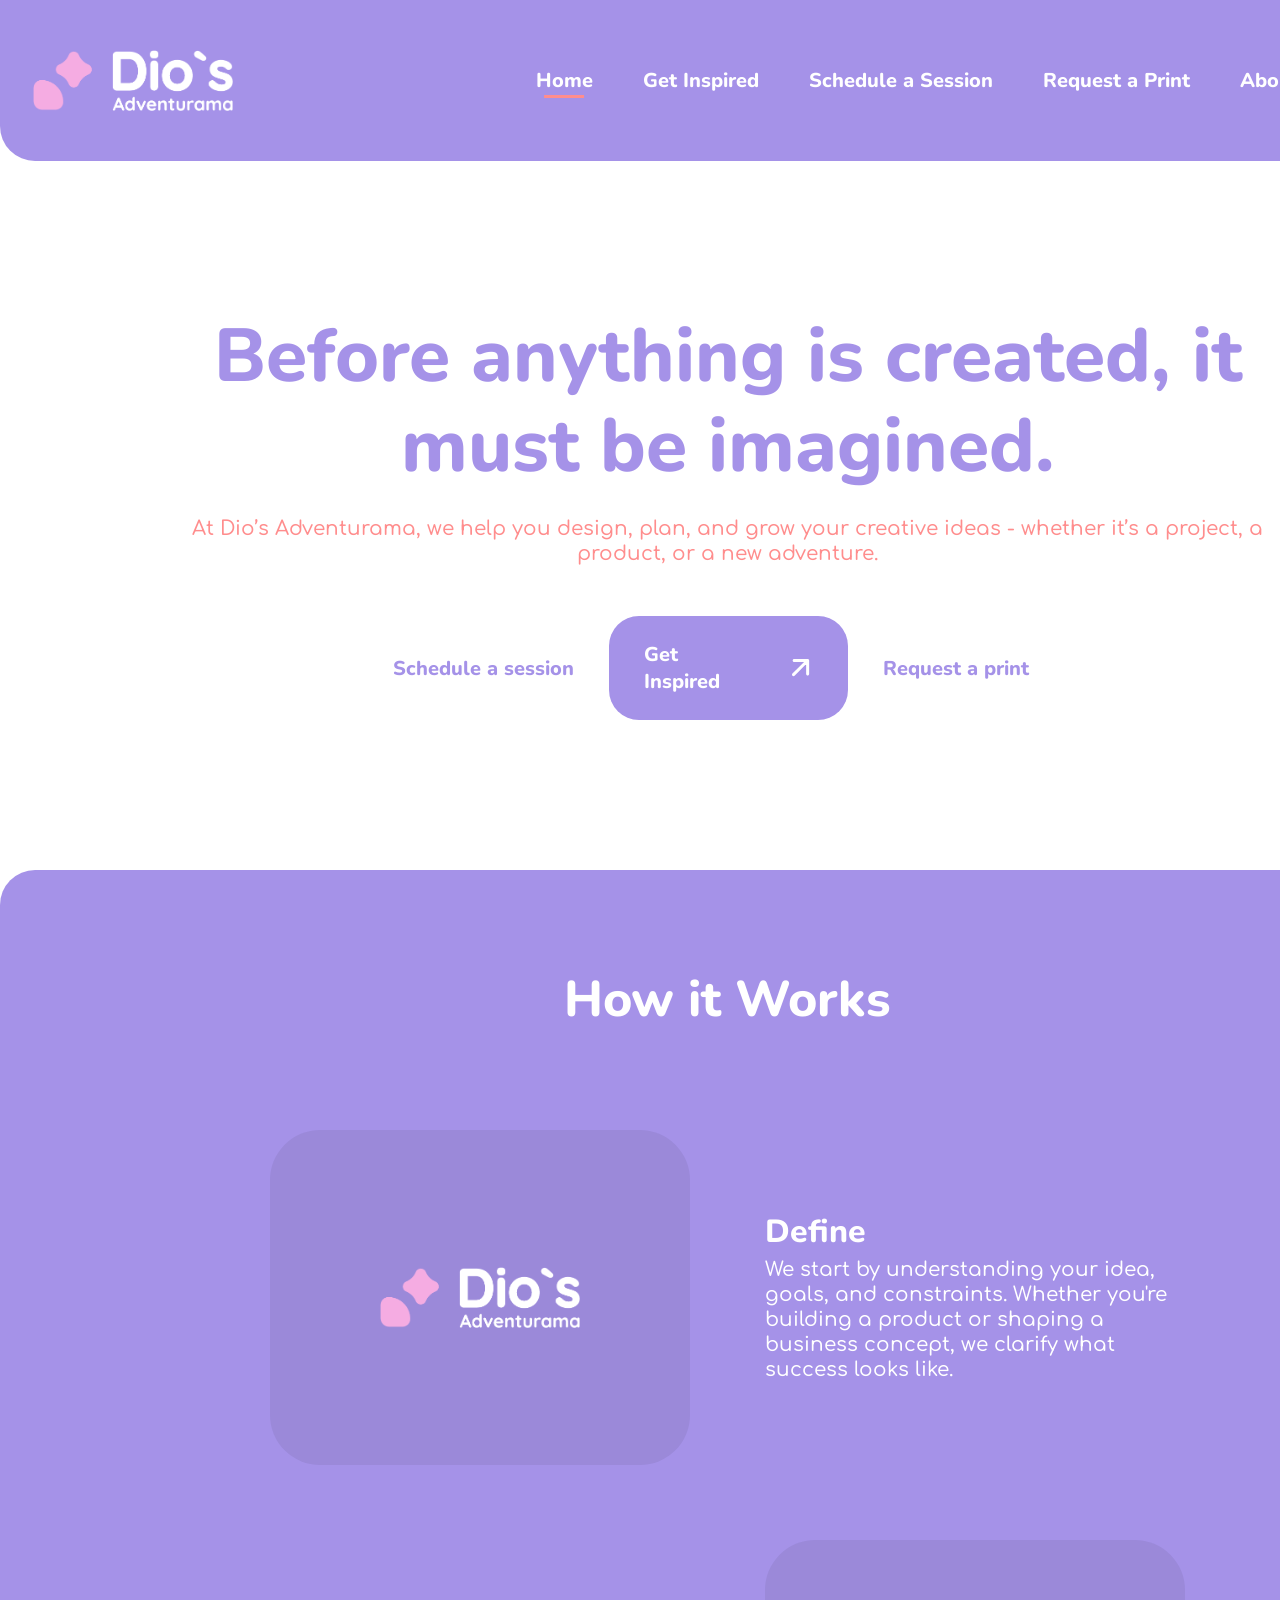
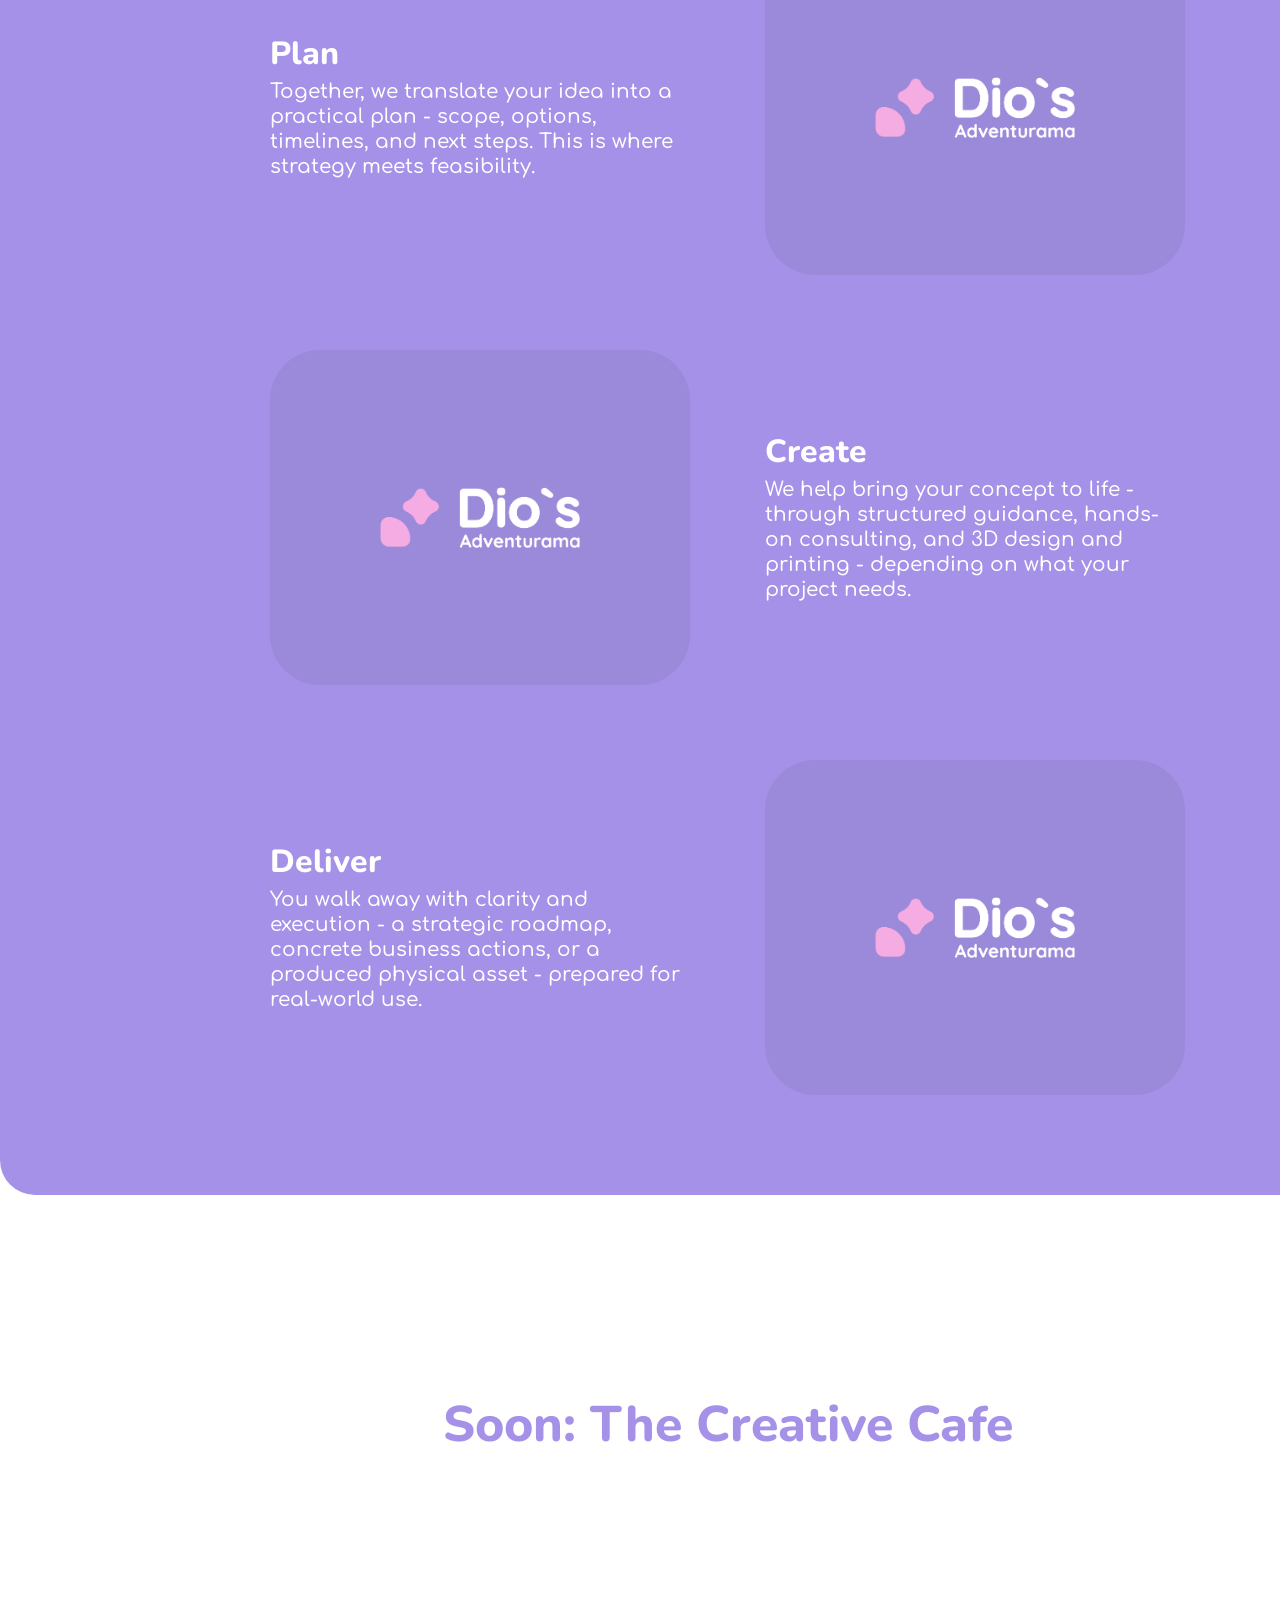
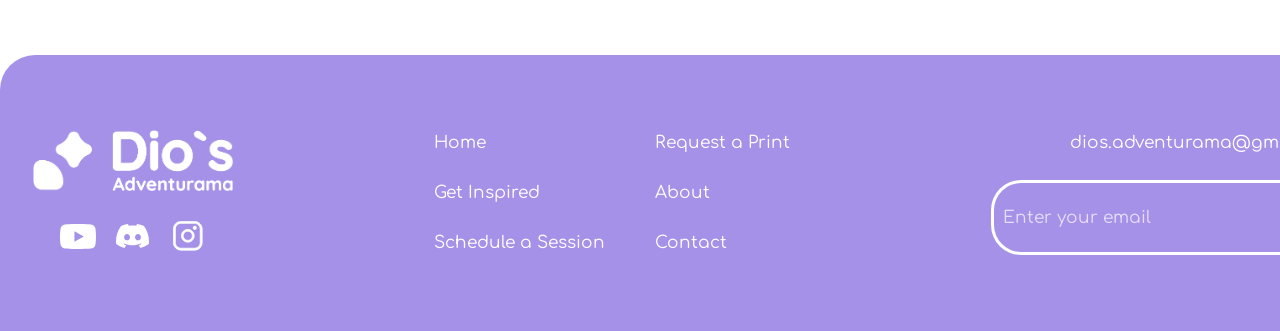
<file: index.html>
<!doctype html>
<html lang="en">
<head>
  <meta charset="utf-8">
  <meta name="viewport" content="width=device-width, initial-scale=1">
  <title>DA | Home</title>
  <link rel="preconnect" href="https://fonts.googleapis.com">
  <link rel="preconnect" href="https://fonts.gstatic.com" crossorigin>
  <link href="https://fonts.googleapis.com/css2?family=Comfortaa:wght@400;500&family=Nunito:wght@800&display=swap" rel="stylesheet">
  <link rel="stylesheet" href="styles.css">
</head>
<body>
  <header class="menu">
    <div class="container">
      <div class="menu-inner">
        <a href="index.html">
          <img class="menu-logo" src="img/Primary_logo_T.png" alt="Dio's Adventurama" width="200" height="61">
        </a>
        <nav class="site-nav" aria-label="Primary">
          <a class="button active" href="index.html">Home</a>
          <a class="button" href="get-inspired.html">Get Inspired</a>
          <a class="button" href="schedule-a-session.html">Schedule a Session</a>
          <a class="button" href="request-a-print.html">Request a Print</a>
          <a class="button" href="about.html">About</a>
          <a class="button" href="contact.html">Contact</a>
        </nav>
      </div>
    </div>
  </header>
  <main>
    <section class="hero">
      <div class="container">
        <div class="safe">
          <div class="hero-text">
            <h1>Before anything is created, it must be imagined.</h1>
            <p>At Dio&rsquo;s Adventurama, we help you design, plan, and grow your creative ideas - whether it&rsquo;s a project, a product, or a new adventure.</p>
          </div>
          <div class="hero-actions">
            <a class="button hero-link" href="schedule-a-session.html">Schedule a session</a>
            <a class="button hero-primary" href="get-inspired.html">
              Get Inspired
              <svg width="18" height="18" viewBox="0 0 18 18" fill="none" xmlns="http://www.w3.org/2000/svg">
                <path d="M0.43934 14.5816C-0.146447 15.1673 -0.146447 16.1171 0.43934 16.7029C1.02513 17.2887 1.97487 17.2887 2.56066 16.7029L1.5 15.6422L0.43934 14.5816ZM17.1421 1.50008C17.1421 0.67165 16.4706 7.68366e-05 15.6421 7.71316e-05L2.14214 7.62887e-05C1.31371 7.62887e-05 0.642136 0.671649 0.642136 1.50008C0.642136 2.3285 1.31371 3.00008 2.14214 3.00008H14.1421V15.0001C14.1421 15.8285 14.8137 16.5001 15.6421 16.5001C16.4706 16.5001 17.1421 15.8285 17.1421 15.0001L17.1421 1.50008ZM1.5 15.6422L2.56066 16.7029L16.7028 2.56074L15.6421 1.50008L14.5815 0.439416L0.43934 14.5816L1.5 15.6422Z" fill="white"/>
              </svg>
            </a>
            <a class="button hero-link" href="request-a-print.html">Request a print</a>
          </div>
        </div>
      </div>
    </section>
    <section class="how">
      <div class="container">
        <div class="safe">
            <h2>How it Works</h2>
          <div class="how-rows">
            <div class="how-row">
              <div class="how-card">
                <img src="img/Primary_logo_T.png" alt="Define" width="200" height="61">
              </div>
              <div class="how-text">
                <h3>Define</h3>
                <p>We start by understanding your idea, goals, and constraints. Whether you're building a product or shaping a business concept, we clarify what success looks like.</p>
              </div>
            </div>
            <div class="how-row">
              <div class="how-text">
                <h3>Plan</h3>
                <p>Together, we translate your idea into a practical plan - scope, options, timelines, and next steps. This is where strategy meets feasibility.</p>
              </div>
              <div class="how-card">
                <img src="img/Primary_logo_T.png" alt="Plan" width="200" height="61">
              </div>
            </div>
            <div class="how-row">
              <div class="how-card">
                <img src="img/Primary_logo_T.png" alt="Create" width="200" height="61">
              </div>
              <div class="how-text">
                <h3>Create</h3>
                <p>We help bring your concept to life - through structured guidance, hands-on consulting, and 3D design and printing - depending on what your project needs.</p>
              </div>
            </div>
            <div class="how-row">
              <div class="how-text">
                <h3>Deliver</h3>
                <p>You walk away with clarity and execution - a strategic roadmap, concrete business actions, or a produced physical asset - prepared for real-world use.</p>
              </div>
              <div class="how-card">
                <img src="img/Primary_logo_T.png" alt="Deliver" width="200" height="61">
              </div>
            </div>
          </div>
        </div>
      </div>
    </section>
    <section class="soon">
      <div class="container">
        <div class="safe">
          <h2>Soon: The Creative Cafe</h2>
        </div>
      </div>
    </section>
  </main>
  <footer class="footer">
    <div class="container">
      <div class="footer-row">
        <div class="footer-left">
          <img class="footer-logo" src="img/Primary_logo_TW.png" alt="Dio's Adventurama" width="200" height="61">
          <div class="footer-social" aria-label="Social links">
            <div class="footer-icon" aria-hidden="true">
              <svg width="36" height="25" viewBox="0 0 36 25" fill="none" xmlns="http://www.w3.org/2000/svg">
                <path d="M35.2677 3.93057C35.0628 3.17658 34.6624 2.48896 34.1063 1.93615C33.5503 1.38335 32.858 0.984634 32.0983 0.779701C29.2815 0.0125025 18.0125 1.35535e-05 18.0125 1.35535e-05C18.0125 1.35535e-05 6.74523 -0.0124761 3.92662 0.720823C3.16743 0.935187 2.47653 1.33954 1.92026 1.89506C1.364 2.45057 0.961037 3.13861 0.750072 3.8931C0.00719786 6.68713 2.6354e-06 12.4822 2.6354e-06 12.4822C2.6354e-06 12.4822 -0.00719222 18.3057 0.730286 21.0712C1.14399 22.6003 2.35813 23.8082 3.90144 24.2203C6.74703 24.9875 17.9855 25 17.9855 25C17.9855 25 29.2545 25.0125 32.0713 24.281C32.8313 24.0764 33.5242 23.6786 34.0817 23.1269C34.6391 22.5752 35.0417 21.8888 35.2497 21.1354C35.9943 18.3432 35.9997 12.55 35.9997 12.55C35.9997 12.55 36.0357 6.7246 35.2677 3.93057ZM14.4078 17.8508L14.4168 7.14567L23.7828 12.5071L14.4078 17.8508Z" fill="white"/>
              </svg>
            </div>
            <div class="footer-icon" aria-hidden="true">
              <svg width="33" height="24" viewBox="0 0 33 24" fill="none" xmlns="http://www.w3.org/2000/svg">
                <path d="M27.9358 1.98947C25.8325 1.06863 23.5771 0.390202 21.2188 0.00162817C21.1759 -0.00586516 21.133 0.0128682 21.1109 0.0503616C20.8208 0.542628 20.4994 1.18483 20.2745 1.68959C17.738 1.32727 15.2146 1.32727 12.7302 1.68959C12.5051 1.1736 12.1721 0.542628 11.8808 0.0503616C11.8587 0.0141216 11.8157 -0.00461183 11.7728 0.00162817C9.41586 0.388962 7.16039 1.06739 5.05577 1.98947C5.03755 1.99696 5.02195 2.00947 5.01158 2.02571C0.733413 8.12415 -0.438556 14.0727 0.136372 19.9475C0.138974 19.9763 0.155883 20.0037 0.179297 20.0212C3.00191 21.9991 5.73609 23.1997 8.4195 23.9956C8.46244 24.0081 8.50795 23.9932 8.53527 23.9593C9.17004 23.1323 9.73587 22.2603 10.221 21.3431C10.2497 21.2893 10.2223 21.2256 10.1638 21.2044C9.26629 20.8796 8.41169 20.4835 7.58962 20.0337C7.5246 19.9975 7.51938 19.9088 7.57921 19.8663C7.7522 19.7425 7.92524 19.6139 8.09044 19.484C8.12031 19.4603 8.16196 19.4552 8.19709 19.4701C13.5977 21.8229 19.4445 21.8229 24.7816 19.4701C24.8167 19.454 24.8583 19.4589 24.8895 19.4827C25.0547 19.6127 25.2278 19.7425 25.402 19.8663C25.4618 19.9088 25.458 19.9975 25.3929 20.0337C24.5708 20.4923 23.7162 20.8796 22.8174 21.2032C22.759 21.2244 22.7328 21.2893 22.7614 21.3431C23.2571 22.2589 23.8229 23.1311 24.446 23.9581C24.4719 23.9932 24.5188 24.0081 24.5617 23.9956C27.2581 23.1997 29.9923 21.9991 32.8149 20.0212C32.8396 20.0037 32.8553 19.9775 32.8579 19.9488C33.546 13.1568 31.7054 7.25707 27.9787 2.02695C27.9697 2.00947 27.9541 1.99696 27.9358 1.98947ZM11.0275 16.3704C9.40155 16.3704 8.06179 14.946 8.06179 13.1968C8.06179 11.4476 9.37556 10.0233 11.0275 10.0233C12.6924 10.0233 14.0192 11.4601 13.9932 13.1968C13.9932 14.946 12.6794 16.3704 11.0275 16.3704ZM21.9927 16.3704C20.3669 16.3704 19.0271 14.946 19.0271 13.1968C19.0271 11.4476 20.3408 10.0233 21.9927 10.0233C23.6577 10.0233 24.9844 11.4601 24.9584 13.1968C24.9584 14.946 23.6577 16.3704 21.9927 16.3704Z" fill="white"/>
              </svg>
            </div>
            <div class="footer-icon" aria-hidden="true">
              <svg width="30" height="30" viewBox="0 0 30 30" fill="none" xmlns="http://www.w3.org/2000/svg">
                <path d="M21.4768 0.399658C23.5095 0.399734 25.4593 1.20743 26.8967 2.64478C28.334 4.08216 29.1408 6.03197 29.1408 8.0647V21.4768C29.1407 23.5095 28.334 25.4594 26.8967 26.8967C25.4593 28.3341 23.5095 29.1408 21.4768 29.1409H8.06465C6.03192 29.1409 4.08211 28.3341 2.64473 26.8967C1.20738 25.4594 0.399685 23.5095 0.399609 21.4768V8.0647C0.399624 6.03191 1.20733 4.08217 2.64473 2.64478C4.08212 1.20738 6.03186 0.399673 8.06465 0.399658H21.4768ZM8.06465 2.31763C6.54045 2.31764 5.07894 2.92345 4.00117 4.00122C2.9234 5.07899 2.31759 6.5405 2.31758 8.0647V21.4768C2.31765 23.0009 2.92346 24.4626 4.00117 25.5403C5.07893 26.618 6.54051 27.2239 8.06465 27.2239H21.4768C23.0009 27.2238 24.4625 26.618 25.5402 25.5403C26.6179 24.4626 27.2238 23.0009 27.2238 21.4768V8.0647C27.2238 6.54056 26.6179 5.07898 25.5402 4.00122C24.4625 2.92351 23.0009 2.3177 21.4768 2.31763H8.06465Z" fill="white" stroke="white" stroke-width="0.8"/>
                <path d="M13.551 8.52271C14.7924 8.27576 16.0798 8.40258 17.2492 8.88696C18.4186 9.37135 19.418 10.1919 20.1213 11.2444C20.8245 12.2969 21.2004 13.5342 21.2004 14.8C21.1989 16.4969 20.5243 18.1246 19.3244 19.3245C18.1246 20.5243 16.4968 21.199 14.8 21.2004C13.5342 21.2004 12.2968 20.8246 11.2443 20.1213C10.1919 19.4181 9.3713 18.4187 8.88691 17.2493C8.40253 16.0798 8.27571 14.7925 8.52266 13.551C8.76965 12.3097 9.37964 11.1696 10.2746 10.2747C11.1696 9.37969 12.3096 8.7697 13.551 8.52271ZM14.8 10.2336C13.8957 10.2336 13.0118 10.5017 12.26 11.0042C11.508 11.5067 10.9213 12.2212 10.5754 13.0569C10.2296 13.8924 10.1399 14.8117 10.3166 15.6985C10.4934 16.5853 10.9289 17.4002 11.5686 18.0393C12.2084 18.6785 13.0242 19.1134 13.9113 19.2893C14.7984 19.4651 15.7177 19.3743 16.5529 19.0276C17.3881 18.6809 18.102 18.0944 18.6037 17.342C19.1055 16.5896 19.3722 15.7045 19.3713 14.8C19.3699 13.588 18.8885 12.4257 18.0314 11.5686C17.2189 10.7561 16.132 10.282 14.9885 10.2336H14.8Z" fill="white" stroke="white" stroke-width="0.8"/>
                <path d="M21.8 8.80005C21.4044 8.80005 21.0178 8.68275 20.6889 8.46299C20.36 8.24322 20.1036 7.93087 19.9522 7.56542C19.8009 7.19996 19.7613 6.79783 19.8384 6.40987C19.9156 6.02191 20.1061 5.66554 20.3858 5.38584C20.6655 5.10613 21.0219 4.91565 21.4098 4.83848C21.7978 4.76131 22.1999 4.80092 22.5654 4.95229C22.9308 5.10367 23.2432 5.36001 23.4629 5.68891C23.6827 6.01781 23.8 6.40449 23.8 6.80005C23.8 7.33048 23.5893 7.83919 23.2142 8.21426C22.8391 8.58934 22.3304 8.80005 21.8 8.80005Z" fill="white"/>
              </svg>
            </div>
          </div>
        </div>
        <nav class="footer-nav" aria-label="Footer menu">
          <div class="footer-nav-group">
            <a class="button" href="index.html">Home</a>
            <a class="button" href="get-inspired.html">Get Inspired</a>
            <a class="button" href="schedule-a-session.html">Schedule a Session</a>
          </div>
          <div class="footer-nav-group">
            <a class="button" href="request-a-print.html">Request a Print</a>
            <a class="button" href="about.html">About</a>
            <a class="button" href="contact.html">Contact</a>
          </div>
        </nav>
        <div class="footer-right">
          <a class="footer-email" href="mailto:dios.adventurama@gmail.com">dios.adventurama@gmail.com</a>
          <form class="footer-subscribe" action="#" method="post">
            <label class="sr-only" for="subscribe-email-footer">Email</label>
            <input id="subscribe-email-footer" class="footer-subscribe-input subscribe-input text-small" name="email" type="email" required autocomplete="email" placeholder="Enter your email">
            <button class="button footer-subscribe-btn subscribe-btn" type="submit" aria-label="Subscribe">
              <svg width="23" height="23" viewBox="0 0 23 23" fill="none" xmlns="http://www.w3.org/2000/svg">
                <path d="M1.5 9.5459C0.671573 9.5459 0 10.2175 0 11.0459C0 11.8743 0.671573 12.5459 1.5 12.5459V11.0459V9.5459ZM22.5607 12.1066C23.1464 11.5208 23.1464 10.571 22.5607 9.98524L13.0147 0.439297C12.4289 -0.14649 11.4792 -0.14649 10.8934 0.439297C10.3076 1.02508 10.3076 1.97483 10.8934 2.56062L19.3787 11.0459L10.8934 19.5312C10.3076 20.117 10.3076 21.0667 10.8934 21.6525C11.4792 22.2383 12.4289 22.2383 13.0147 21.6525L22.5607 12.1066ZM1.5 11.0459V12.5459H21.5V11.0459V9.5459H1.5V11.0459Z" fill="#A592E8"/>
              </svg>
            </button>
          </form>
        </div>
      </div>
    </div>
  </footer>
  <script src="scroll-animations.js" defer></script>
</body>
</html>
</file>
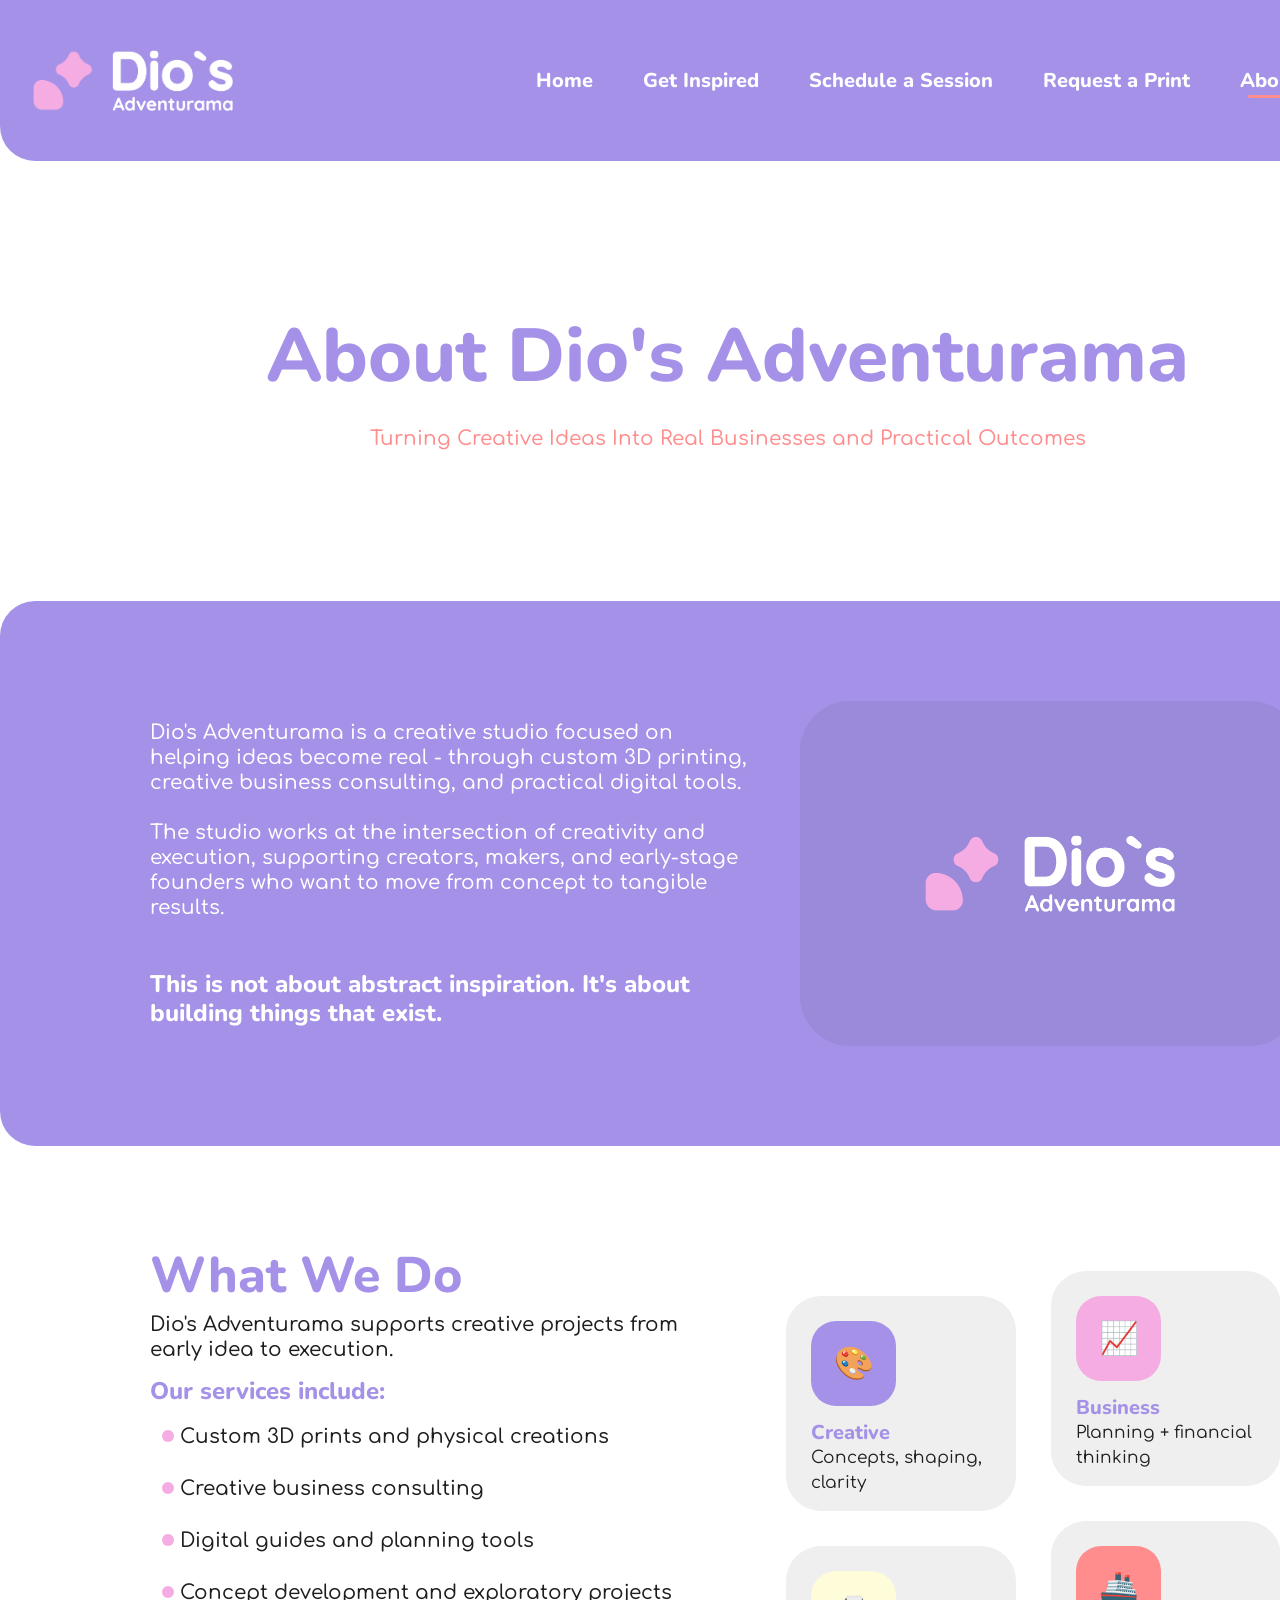
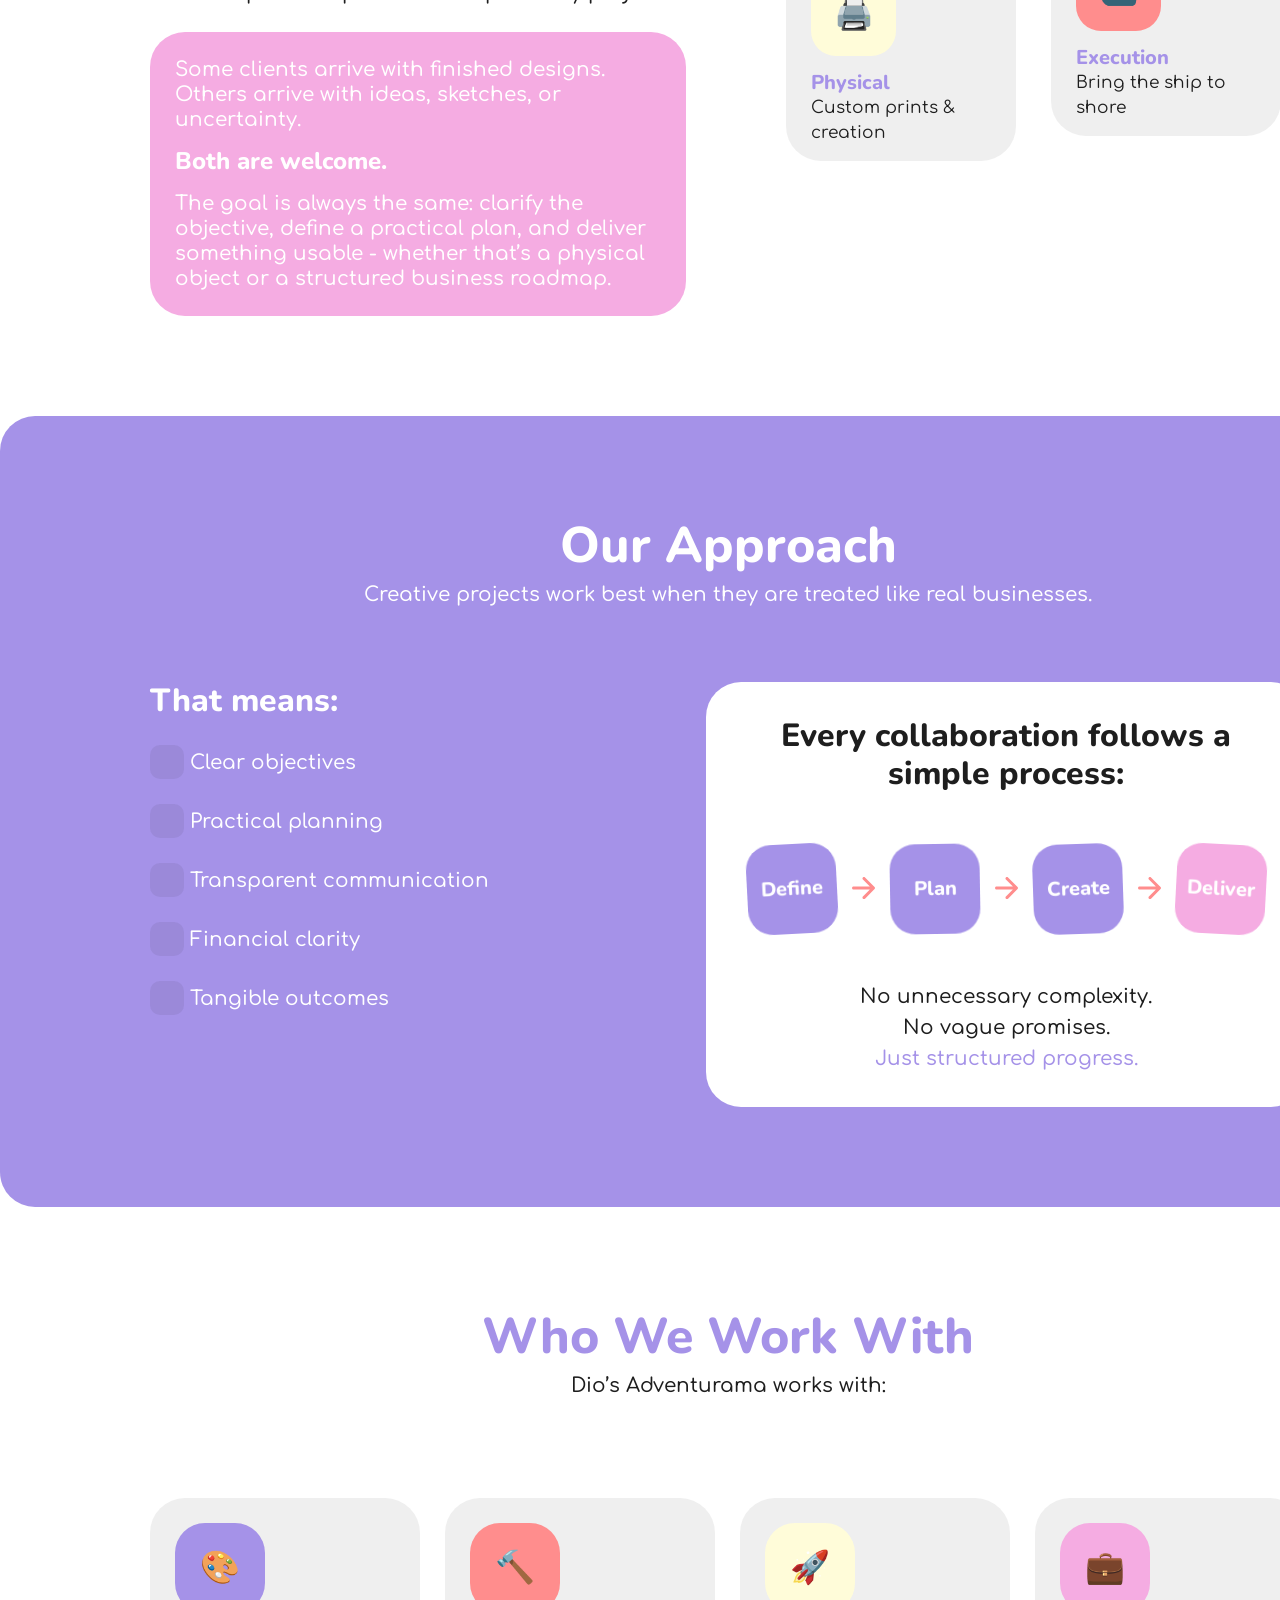
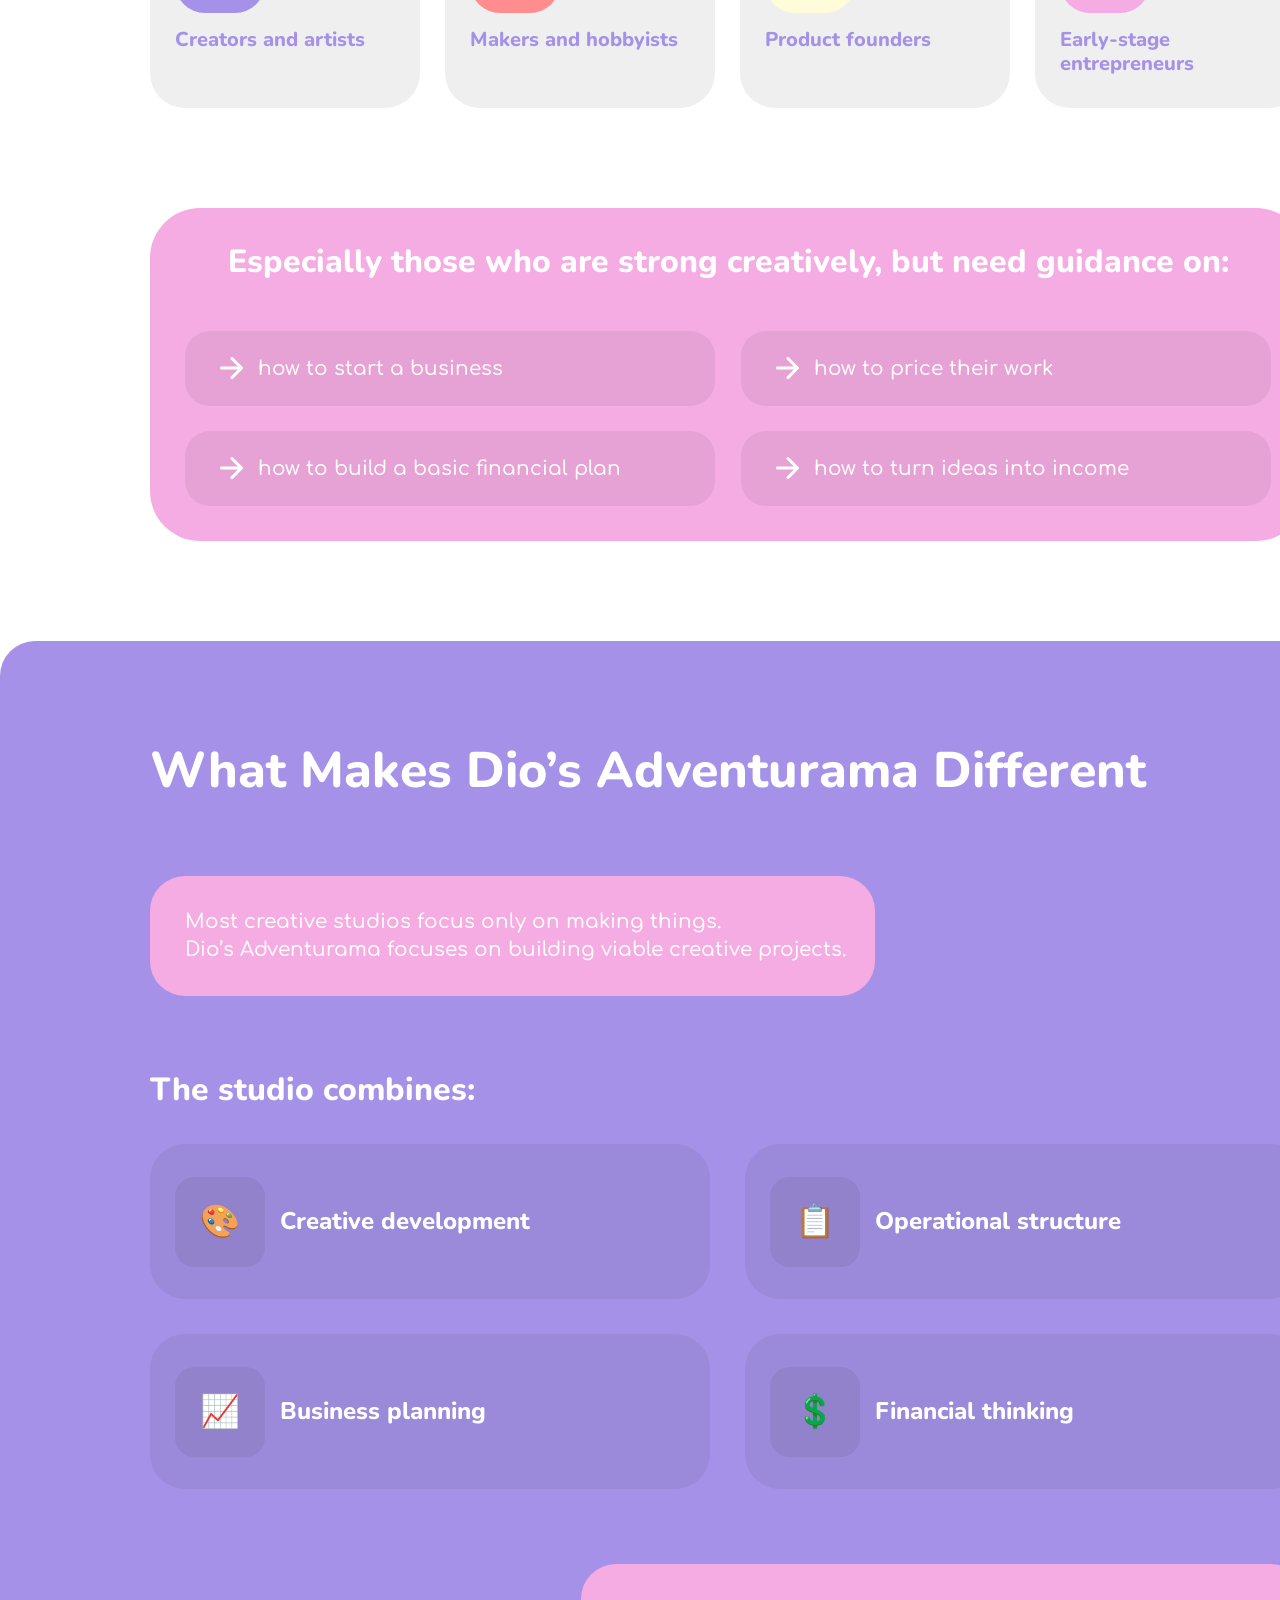
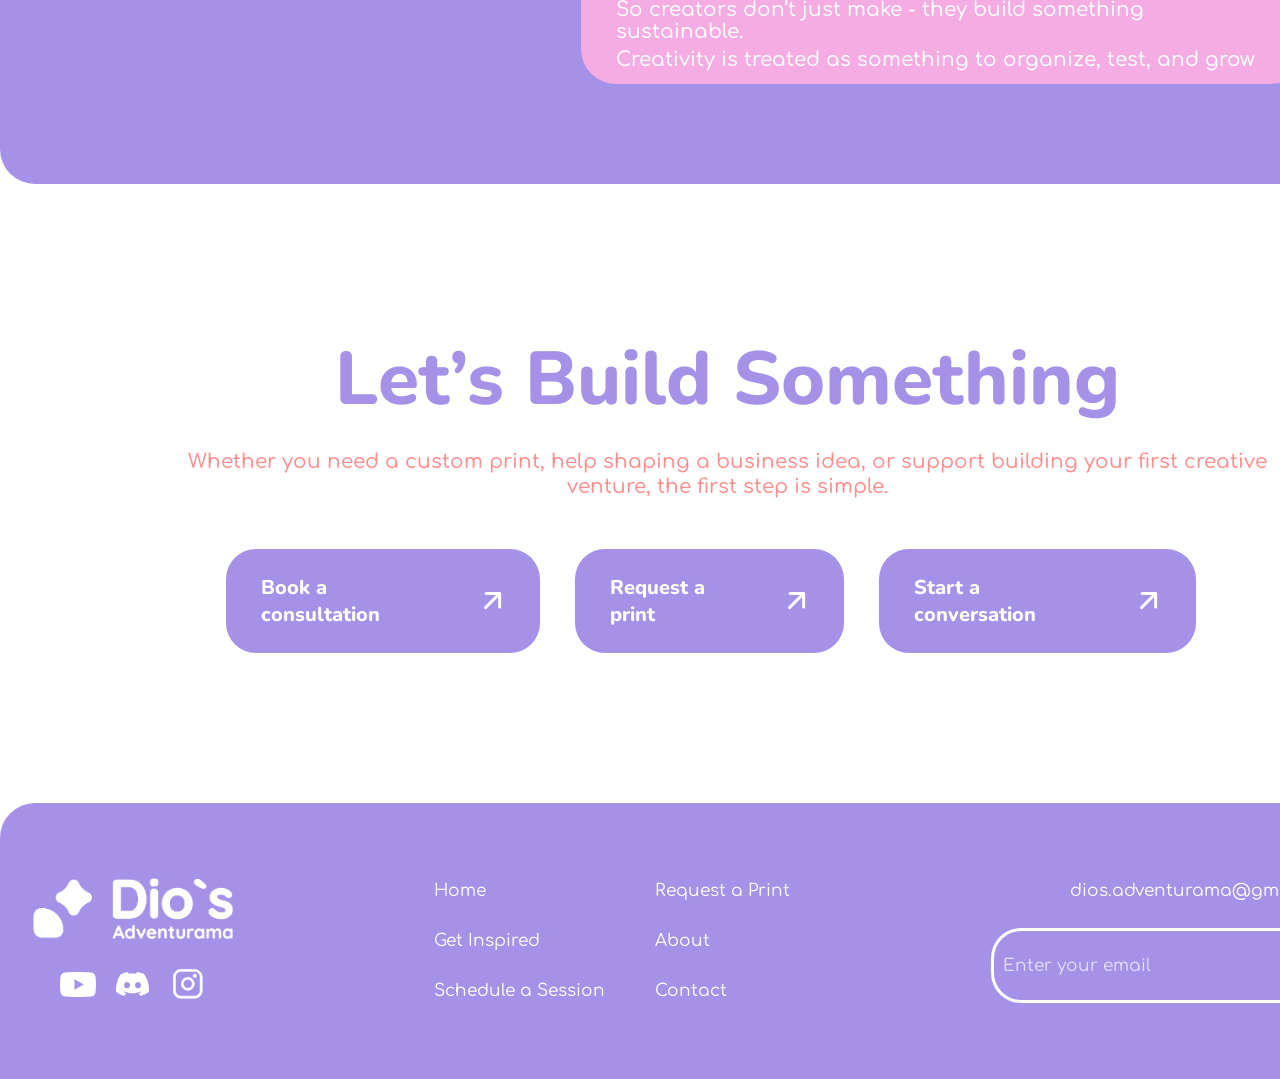
<file: about.html>
<!doctype html>
<html lang="en">
<head>
  <meta charset="utf-8">
  <meta name="viewport" content="width=device-width, initial-scale=1">
  <title>DA | About</title>
  <link rel="preconnect" href="https://fonts.googleapis.com">
  <link rel="preconnect" href="https://fonts.gstatic.com" crossorigin>
  <link href="https://fonts.googleapis.com/css2?family=Comfortaa:wght@400;500&family=Nunito:wght@800&display=swap" rel="stylesheet">
  <link rel="stylesheet" href="styles.css">
</head>
<body class="about-page">
  <header>
    <div class="menu">
      <div class="container">
        <a href="index.html">
          <img class="menu-logo" src="img/Primary_logo_T.png" alt="Dio's Adventurama" width="200" height="61">
        </a>
        <nav class="site-nav" aria-label="Primary">
          <a href="index.html">Home</a>
          <a href="get-inspired.html">Get Inspired</a>
          <a href="schedule-a-session.html">Schedule a Session</a>
          <a href="request-a-print.html">Request a Print</a>
          <a class="active" href="about.html">About</a>
          <a href="contact.html">Contact</a>
        </nav>
      </div>
    </div>
  </header>
  <main>
    <section class="hero">
      <div class="container">
        <div class="safe">
          <div class="hero-text">
            <h1>About Dio's Adventurama</h1>
            <p>Turning Creative Ideas Into Real Businesses and Practical Outcomes</p>
          </div>
        </div>
      </div>
    </section>

    <section class="about-info">
      <div class="container">
        <div class="safe">
          <div class="about-info-layout">
            <div class="about-info-text">
              <div class="about-info-paragraphs">
                <p>Dio's Adventurama is a creative studio focused on helping ideas become real - through custom 3D printing, creative business consulting, and practical digital tools.</p>
                <p>The studio works at the intersection of creativity and execution, supporting creators, makers, and early-stage founders who want to move from concept to tangible results.</p>
              </div>
              <h4>This is not about abstract inspiration. It's about building things that exist.</h4>
            </div>
            <div class="about-info-card">
              <img src="img/Primary_logo_T.png" alt="Dio's Adventurama">
            </div>
          </div>
        </div>
      </div>
    </section>

    <section class="what-we-do">
      <div class="container">
        <div class="safe">
          <div class="what-we-do-layout">
            <div class="what-we-do-left">
              <div class="what-we-do-intro">
                <h2>What We Do</h2>
                <p>Dio's Adventurama supports creative projects from early idea to execution.</p>
              </div>

              <div class="what-we-do-services">
                <h4>Our services include:</h4>
                <div class="what-we-do-list-wrap">
                  <ul class="what-we-do-list" role="list">
                    <li class="what-we-do-item">
                      <span class="what-we-do-dot" aria-hidden="true"></span>
                      <p>Custom 3D prints and physical creations</p>
                    </li>
                    <li class="what-we-do-item">
                      <span class="what-we-do-dot" aria-hidden="true"></span>
                      <p>Creative business consulting</p>
                    </li>
                    <li class="what-we-do-item">
                      <span class="what-we-do-dot" aria-hidden="true"></span>
                      <p>Digital guides and planning tools</p>
                    </li>
                    <li class="what-we-do-item">
                      <span class="what-we-do-dot" aria-hidden="true"></span>
                      <p>Concept development and exploratory projects</p>
                    </li>
                  </ul>
                </div>
              </div>

              <div class="what-we-do-callout">
                <p>Some clients arrive with finished designs.<br>Others arrive with ideas, sketches, or uncertainty.</p>
                <h4>Both are welcome.</h4>
                <p>The goal is always the same: clarify the objective, define a practical plan, and deliver something usable - whether that&rsquo;s a physical object or a structured business roadmap.</p>
              </div>
            </div>

            <div class="what-we-do-right">
              <div class="what-we-do-stack what-we-do-stack-left">
                <article class="what-we-do-card">
                  <div class="what-we-do-icon" aria-hidden="true">&#127912;</div>
                  <div class="what-we-do-card-text">
                    <h5>Creative</h5>
                    <p class="text-small">Concepts, shaping, clarity</p>
                  </div>
                </article>

                <article class="what-we-do-card">
                  <div class="what-we-do-icon" aria-hidden="true">&#128424;&#65039;</div>
                  <div class="what-we-do-card-text">
                    <h5>Physical</h5>
                    <p class="text-small">Custom prints &amp; creation</p>
                  </div>
                </article>
              </div>

              <div class="what-we-do-stack">
                <article class="what-we-do-card">
                  <div class="what-we-do-icon" aria-hidden="true">&#128200;</div>
                  <div class="what-we-do-card-text">
                    <h5>Business</h5>
                    <p class="text-small">Planning + financial thinking</p>
                  </div>
                </article>

                <article class="what-we-do-card">
                  <div class="what-we-do-icon" aria-hidden="true">&#128674;</div>
                  <div class="what-we-do-card-text">
                    <h5>Execution</h5>
                    <p class="text-small">Bring the ship to shore</p>
                  </div>
                </article>
              </div>
            </div>
          </div>
        </div>
      </div>
    </section>

    <section class="our-approach">
      <div class="container">
        <div class="safe">
          <div class="our-approach-inner">
            <div class="our-approach-title">
              <h2>Our Approach</h2>
              <p>Creative projects work best when they are treated like real businesses.</p>
            </div>

            <div class="our-approach-row">
              <div class="our-approach-left">
                <h3>That means:</h3>
                <div class="our-approach-list">
                  <div class="our-approach-item">
                    <span class="our-approach-square" aria-hidden="true"></span>
                    <p>Clear objectives</p>
                  </div>
                  <div class="our-approach-item">
                    <span class="our-approach-square" aria-hidden="true"></span>
                    <p>Practical planning</p>
                  </div>
                  <div class="our-approach-item">
                    <span class="our-approach-square" aria-hidden="true"></span>
                    <p>Transparent communication</p>
                  </div>
                  <div class="our-approach-item">
                    <span class="our-approach-square" aria-hidden="true"></span>
                    <p>Financial clarity</p>
                  </div>
                  <div class="our-approach-item">
                    <span class="our-approach-square" aria-hidden="true"></span>
                    <p>Tangible outcomes</p>
                  </div>
                </div>
              </div>

              <div class="our-approach-card">
                <h3>Every collaboration follows a simple process:</h3>

                <div class="our-approach-process">
                  <div class="our-step our-step-1"><h5>Define</h5></div>
                  <svg width="23" height="23" viewBox="0 0 23 23" fill="none" xmlns="http://www.w3.org/2000/svg" aria-hidden="true">
                    <path d="M1.5 9.5459C0.671573 9.5459 0 10.2175 0 11.0459C0 11.8743 0.671573 12.5459 1.5 12.5459V11.0459V9.5459ZM22.5607 12.1066C23.1464 11.5208 23.1464 10.571 22.5607 9.98524L13.0147 0.439297C12.4289 -0.14649 11.4792 -0.14649 10.8934 0.439297C10.3076 1.02508 10.3076 1.97483 10.8934 2.56062L19.3787 11.0459L10.8934 19.5312C10.3076 20.117 10.3076 21.0667 10.8934 21.6525C11.4792 22.2383 12.4289 22.2383 13.0147 21.6525L22.5607 12.1066ZM1.5 11.0459V12.5459H21.5V11.0459V9.5459H1.5V11.0459Z" fill="#ff8d8d"/>
                  </svg>
                  <div class="our-step our-step-2"><h5>Plan</h5></div>
                  <svg width="23" height="23" viewBox="0 0 23 23" fill="none" xmlns="http://www.w3.org/2000/svg" aria-hidden="true">
                    <path d="M1.5 9.5459C0.671573 9.5459 0 10.2175 0 11.0459C0 11.8743 0.671573 12.5459 1.5 12.5459V11.0459V9.5459ZM22.5607 12.1066C23.1464 11.5208 23.1464 10.571 22.5607 9.98524L13.0147 0.439297C12.4289 -0.14649 11.4792 -0.14649 10.8934 0.439297C10.3076 1.02508 10.3076 1.97483 10.8934 2.56062L19.3787 11.0459L10.8934 19.5312C10.3076 20.117 10.3076 21.0667 10.8934 21.6525C11.4792 22.2383 12.4289 22.2383 13.0147 21.6525L22.5607 12.1066ZM1.5 11.0459V12.5459H21.5V11.0459V9.5459H1.5V11.0459Z" fill="#ff8d8d"/>
                  </svg>
                  <div class="our-step our-step-3"><h5>Create</h5></div>
                  <svg width="23" height="23" viewBox="0 0 23 23" fill="none" xmlns="http://www.w3.org/2000/svg" aria-hidden="true">
                    <path d="M1.5 9.5459C0.671573 9.5459 0 10.2175 0 11.0459C0 11.8743 0.671573 12.5459 1.5 12.5459V11.0459V9.5459ZM22.5607 12.1066C23.1464 11.5208 23.1464 10.571 22.5607 9.98524L13.0147 0.439297C12.4289 -0.14649 11.4792 -0.14649 10.8934 0.439297C10.3076 1.02508 10.3076 1.97483 10.8934 2.56062L19.3787 11.0459L10.8934 19.5312C10.3076 20.117 10.3076 21.0667 10.8934 21.6525C11.4792 22.2383 12.4289 22.2383 13.0147 21.6525L22.5607 12.1066ZM1.5 11.0459V12.5459H21.5V11.0459V9.5459H1.5V11.0459Z" fill="#ff8d8d"/>
                  </svg>
                  <div class="our-step our-step-4"><h5>Deliver</h5></div>
                </div>

                <div class="our-approach-notes">
                  <p>No unnecessary complexity.</p>
                  <p>No vague promises.</p>
                  <p class="our-approach-accent">Just structured progress.</p>
                </div>
              </div>
            </div>
          </div>
        </div>
      </div>
    </section>

    <section class="who-we-work-with">
      <div class="container">
        <div class="safe">
          <div class="who-we-work-with-inner">
            <div class="who-we-work-with-title">
              <h2>Who We Work With</h2>
              <p>Dio&rsquo;s Adventurama works with:</p>
            </div>

            <div class="who-we-work-with-cards">
              <article class="who-we-work-with-card">
                <div class="who-we-work-with-icon" aria-hidden="true">&#127912;</div>
                <h5>Creators and artists</h5>
              </article>
              <article class="who-we-work-with-card">
                <div class="who-we-work-with-icon" aria-hidden="true">&#128296;</div>
                <h5>Makers and hobbyists</h5>
              </article>
              <article class="who-we-work-with-card">
                <div class="who-we-work-with-icon" aria-hidden="true">&#128640;</div>
                <h5>Product founders</h5>
              </article>
              <article class="who-we-work-with-card">
                <div class="who-we-work-with-icon" aria-hidden="true">&#128188;</div>
                <h5>Early-stage entrepreneurs</h5>
              </article>
            </div>

            <div class="who-we-work-with-guidance">
              <h3>Especially those who are strong creatively, but need guidance on:</h3>
              <div class="who-we-work-with-grid">
                <div class="who-we-work-with-item">
                  <svg class="who-we-work-with-arrow" width="23" height="23" viewBox="0 0 23 23" fill="none" xmlns="http://www.w3.org/2000/svg" aria-hidden="true">
                    <path d="M1.5 9.5459C0.671573 9.5459 0 10.2175 0 11.0459C0 11.8743 0.671573 12.5459 1.5 12.5459V11.0459V9.5459ZM22.5607 12.1066C23.1464 11.5208 23.1464 10.571 22.5607 9.98524L13.0147 0.439297C12.4289 -0.14649 11.4792 -0.14649 10.8934 0.439297C10.3076 1.02508 10.3076 1.97483 10.8934 2.56062L19.3787 11.0459L10.8934 19.5312C10.3076 20.117 10.3076 21.0667 10.8934 21.6525C11.4792 22.2383 12.4289 22.2383 13.0147 21.6525L22.5607 12.1066ZM1.5 11.0459V12.5459H21.5V11.0459V9.5459H1.5V11.0459Z" fill="#FFFFFF"/>
                  </svg>
                  <p>how to start a business</p>
                </div>
                <div class="who-we-work-with-item">
                  <svg class="who-we-work-with-arrow" width="23" height="23" viewBox="0 0 23 23" fill="none" xmlns="http://www.w3.org/2000/svg" aria-hidden="true">
                    <path d="M1.5 9.5459C0.671573 9.5459 0 10.2175 0 11.0459C0 11.8743 0.671573 12.5459 1.5 12.5459V11.0459V9.5459ZM22.5607 12.1066C23.1464 11.5208 23.1464 10.571 22.5607 9.98524L13.0147 0.439297C12.4289 -0.14649 11.4792 -0.14649 10.8934 0.439297C10.3076 1.02508 10.3076 1.97483 10.8934 2.56062L19.3787 11.0459L10.8934 19.5312C10.3076 20.117 10.3076 21.0667 10.8934 21.6525C11.4792 22.2383 12.4289 22.2383 13.0147 21.6525L22.5607 12.1066ZM1.5 11.0459V12.5459H21.5V11.0459V9.5459H1.5V11.0459Z" fill="#FFFFFF"/>
                  </svg>
                  <p>how to price their work</p>
                </div>
                <div class="who-we-work-with-item">
                  <svg class="who-we-work-with-arrow" width="23" height="23" viewBox="0 0 23 23" fill="none" xmlns="http://www.w3.org/2000/svg" aria-hidden="true">
                    <path d="M1.5 9.5459C0.671573 9.5459 0 10.2175 0 11.0459C0 11.8743 0.671573 12.5459 1.5 12.5459V11.0459V9.5459ZM22.5607 12.1066C23.1464 11.5208 23.1464 10.571 22.5607 9.98524L13.0147 0.439297C12.4289 -0.14649 11.4792 -0.14649 10.8934 0.439297C10.3076 1.02508 10.3076 1.97483 10.8934 2.56062L19.3787 11.0459L10.8934 19.5312C10.3076 20.117 10.3076 21.0667 10.8934 21.6525C11.4792 22.2383 12.4289 22.2383 13.0147 21.6525L22.5607 12.1066ZM1.5 11.0459V12.5459H21.5V11.0459V9.5459H1.5V11.0459Z" fill="#FFFFFF"/>
                  </svg>
                  <p>how to build a basic financial plan</p>
                </div>
                <div class="who-we-work-with-item">
                  <svg class="who-we-work-with-arrow" width="23" height="23" viewBox="0 0 23 23" fill="none" xmlns="http://www.w3.org/2000/svg" aria-hidden="true">
                    <path d="M1.5 9.5459C0.671573 9.5459 0 10.2175 0 11.0459C0 11.8743 0.671573 12.5459 1.5 12.5459V11.0459V9.5459ZM22.5607 12.1066C23.1464 11.5208 23.1464 10.571 22.5607 9.98524L13.0147 0.439297C12.4289 -0.14649 11.4792 -0.14649 10.8934 0.439297C10.3076 1.02508 10.3076 1.97483 10.8934 2.56062L19.3787 11.0459L10.8934 19.5312C10.3076 20.117 10.3076 21.0667 10.8934 21.6525C11.4792 22.2383 12.4289 22.2383 13.0147 21.6525L22.5607 12.1066ZM1.5 11.0459V12.5459H21.5V11.0459V9.5459H1.5V11.0459Z" fill="#FFFFFF"/>
                  </svg>
                  <p>how to turn ideas into income</p>
                </div>
              </div>
            </div>
          </div>
        </div>
      </div>
    </section>

    <section class="what-makes-different">
      <div class="container">
        <div class="safe">
          <div class="what-makes-different-inner">
            <h2>What Makes Dio&rsquo;s Adventurama Different</h2>

            <div class="what-makes-different-intro">
              <p>Most creative studios focus only on making things.</p>
              <p>Dio&rsquo;s Adventurama focuses on building viable creative projects.</p>
            </div>

            <div class="what-makes-different-combines">
              <h3>The studio combines:</h3>
              <div class="what-makes-different-grid">
                <article class="what-makes-different-card">
                  <div class="what-makes-different-icon" aria-hidden="true">&#127912;</div>
                  <h4>Creative development</h4>
                </article>
                <article class="what-makes-different-card">
                  <div class="what-makes-different-icon" aria-hidden="true">&#128203;</div>
                  <h4>Operational structure</h4>
                </article>
                <article class="what-makes-different-card">
                  <div class="what-makes-different-icon" aria-hidden="true">&#128200;</div>
                  <h4>Business planning</h4>
                </article>
                <article class="what-makes-different-card">
                  <div class="what-makes-different-icon" aria-hidden="true">&#128178;</div>
                  <h4>Financial thinking</h4>
                </article>
              </div>
            </div>

            <div class="what-makes-different-outro-wrap">
              <div class="what-makes-different-outro">
                <p>So creators don&rsquo;t just make - they build something sustainable.</p>
                <p>Creativity is treated as something to organize, test, and grow</p>
              </div>
            </div>
          </div>
        </div>
      </div>
    </section>

    <section class="hero">
      <div class="container">
        <div class="safe">
          <div class="hero-text">
            <h1>Let&rsquo;s Build Something</h1>
            <p>Whether you need a custom print, help shaping a business idea, or support building your first creative venture, the first step is simple.</p>
          </div>
          <div class="hero-actions">
            <a class="button hero-primary" href="schedule-a-session.html">
              Book a consultation
              <svg width="18" height="18" viewBox="0 0 18 18" fill="none" xmlns="http://www.w3.org/2000/svg">
                <path d="M0.43934 14.5816C-0.146447 15.1673 -0.146447 16.1171 0.43934 16.7029C1.02513 17.2887 1.97487 17.2887 2.56066 16.7029L1.5 15.6422L0.43934 14.5816ZM17.1421 1.50008C17.1421 0.67165 16.4706 7.68366e-05 15.6421 7.71316e-05L2.14214 7.62887e-05C1.31371 7.62887e-05 0.642136 0.671649 0.642136 1.50008C0.642136 2.3285 1.31371 3.00008 2.14214 3.00008H14.1421V15.0001C14.1421 15.8285 14.8137 16.5001 15.6421 16.5001C16.4706 16.5001 17.1421 15.8285 17.1421 15.0001L17.1421 1.50008ZM1.5 15.6422L2.56066 16.7029L16.7028 2.56074L15.6421 1.50008L14.5815 0.439416L0.43934 14.5816L1.5 15.6422Z" fill="white"/>
              </svg>
            </a>
            <a class="button hero-primary" href="request-a-print.html">
              Request a print
              <svg width="18" height="18" viewBox="0 0 18 18" fill="none" xmlns="http://www.w3.org/2000/svg">
                <path d="M0.43934 14.5816C-0.146447 15.1673 -0.146447 16.1171 0.43934 16.7029C1.02513 17.2887 1.97487 17.2887 2.56066 16.7029L1.5 15.6422L0.43934 14.5816ZM17.1421 1.50008C17.1421 0.67165 16.4706 7.68366e-05 15.6421 7.71316e-05L2.14214 7.62887e-05C1.31371 7.62887e-05 0.642136 0.671649 0.642136 1.50008C0.642136 2.3285 1.31371 3.00008 2.14214 3.00008H14.1421V15.0001C14.1421 15.8285 14.8137 16.5001 15.6421 16.5001C16.4706 16.5001 17.1421 15.8285 17.1421 15.0001L17.1421 1.50008ZM1.5 15.6422L2.56066 16.7029L16.7028 2.56074L15.6421 1.50008L14.5815 0.439416L0.43934 14.5816L1.5 15.6422Z" fill="white"/>
              </svg>
            </a>
            <a class="button hero-primary" href="contact.html">
              Start a conversation
              <svg width="18" height="18" viewBox="0 0 18 18" fill="none" xmlns="http://www.w3.org/2000/svg">
                <path d="M0.43934 14.5816C-0.146447 15.1673 -0.146447 16.1171 0.43934 16.7029C1.02513 17.2887 1.97487 17.2887 2.56066 16.7029L1.5 15.6422L0.43934 14.5816ZM17.1421 1.50008C17.1421 0.67165 16.4706 7.68366e-05 15.6421 7.71316e-05L2.14214 7.62887e-05C1.31371 7.62887e-05 0.642136 0.671649 0.642136 1.50008C0.642136 2.3285 1.31371 3.00008 2.14214 3.00008H14.1421V15.0001C14.1421 15.8285 14.8137 16.5001 15.6421 16.5001C16.4706 16.5001 17.1421 15.8285 17.1421 15.0001L17.1421 1.50008ZM1.5 15.6422L2.56066 16.7029L16.7028 2.56074L15.6421 1.50008L14.5815 0.439416L0.43934 14.5816L1.5 15.6422Z" fill="white"/>
              </svg>
            </a>
          </div>
        </div>
      </div>
    </section>
  </main>
<footer class="footer">
    <div class="container">
      <div class="footer-row">
        <div class="footer-left">
          <img class="footer-logo" src="img/Primary_logo_TW.png" alt="Dio's Adventurama" width="200" height="61">
          <div class="footer-social" aria-label="Social links">
            <div class="footer-icon" aria-hidden="true">
              <svg width="36" height="25" viewBox="0 0 36 25" fill="none" xmlns="http://www.w3.org/2000/svg">
                <path d="M35.2677 3.93057C35.0628 3.17658 34.6624 2.48896 34.1063 1.93615C33.5503 1.38335 32.858 0.984634 32.0983 0.779701C29.2815 0.0125025 18.0125 1.35535e-05 18.0125 1.35535e-05C18.0125 1.35535e-05 6.74523 -0.0124761 3.92662 0.720823C3.16743 0.935187 2.47653 1.33954 1.92026 1.89506C1.364 2.45057 0.961037 3.13861 0.750072 3.8931C0.00719786 6.68713 2.6354e-06 12.4822 2.6354e-06 12.4822C2.6354e-06 12.4822 -0.00719222 18.3057 0.730286 21.0712C1.14399 22.6003 2.35813 23.8082 3.90144 24.2203C6.74703 24.9875 17.9855 25 17.9855 25C17.9855 25 29.2545 25.0125 32.0713 24.281C32.8313 24.0764 33.5242 23.6786 34.0817 23.1269C34.6391 22.5752 35.0417 21.8888 35.2497 21.1354C35.9943 18.3432 35.9997 12.55 35.9997 12.55C35.9997 12.55 36.0357 6.7246 35.2677 3.93057ZM14.4078 17.8508L14.4168 7.14567L23.7828 12.5071L14.4078 17.8508Z" fill="white"/>
              </svg>
            </div>
            <div class="footer-icon" aria-hidden="true">
              <svg width="33" height="24" viewBox="0 0 33 24" fill="none" xmlns="http://www.w3.org/2000/svg">
                <path d="M27.9358 1.98947C25.8325 1.06863 23.5771 0.390202 21.2188 0.00162817C21.1759 -0.00586516 21.133 0.0128682 21.1109 0.0503616C20.8208 0.542628 20.4994 1.18483 20.2745 1.68959C17.738 1.32727 15.2146 1.32727 12.7302 1.68959C12.5051 1.1736 12.1721 0.542628 11.8808 0.0503616C11.8587 0.0141216 11.8157 -0.00461183 11.7728 0.00162817C9.41586 0.388962 7.16039 1.06739 5.05577 1.98947C5.03755 1.99696 5.02195 2.00947 5.01158 2.02571C0.733413 8.12415 -0.438556 14.0727 0.136372 19.9475C0.138974 19.9763 0.155883 20.0037 0.179297 20.0212C3.00191 21.9991 5.73609 23.1997 8.4195 23.9956C8.46244 24.0081 8.50795 23.9932 8.53527 23.9593C9.17004 23.1323 9.73587 22.2603 10.221 21.3431C10.2497 21.2893 10.2223 21.2256 10.1638 21.2044C9.26629 20.8796 8.41169 20.4835 7.58962 20.0337C7.5246 19.9975 7.51938 19.9088 7.57921 19.8663C7.7522 19.7425 7.92524 19.6139 8.09044 19.484C8.12031 19.4603 8.16196 19.4552 8.19709 19.4701C13.5977 21.8229 19.4445 21.8229 24.7816 19.4701C24.8167 19.454 24.8583 19.4589 24.8895 19.4827C25.0547 19.6127 25.2278 19.7425 25.402 19.8663C25.4618 19.9088 25.458 19.9975 25.3929 20.0337C24.5708 20.4923 23.7162 20.8796 22.8174 21.2032C22.759 21.2244 22.7328 21.2893 22.7614 21.3431C23.2571 22.2589 23.8229 23.1311 24.446 23.9581C24.4719 23.9932 24.5188 24.0081 24.5617 23.9956C27.2581 23.1997 29.9923 21.9991 32.8149 20.0212C32.8396 20.0037 32.8553 19.9775 32.8579 19.9488C33.546 13.1568 31.7054 7.25707 27.9787 2.02695C27.9697 2.00947 27.9541 1.99696 27.9358 1.98947ZM11.0275 16.3704C9.40155 16.3704 8.06179 14.946 8.06179 13.1968C8.06179 11.4476 9.37556 10.0233 11.0275 10.0233C12.6924 10.0233 14.0192 11.4601 13.9932 13.1968C13.9932 14.946 12.6794 16.3704 11.0275 16.3704ZM21.9927 16.3704C20.3669 16.3704 19.0271 14.946 19.0271 13.1968C19.0271 11.4476 20.3408 10.0233 21.9927 10.0233C23.6577 10.0233 24.9844 11.4601 24.9584 13.1968C24.9584 14.946 23.6577 16.3704 21.9927 16.3704Z" fill="white"/>
              </svg>
            </div>
            <div class="footer-icon" aria-hidden="true">
              <svg width="30" height="30" viewBox="0 0 30 30" fill="none" xmlns="http://www.w3.org/2000/svg">
                <path d="M21.4768 0.399658C23.5095 0.399734 25.4593 1.20743 26.8967 2.64478C28.334 4.08216 29.1408 6.03197 29.1408 8.0647V21.4768C29.1407 23.5095 28.334 25.4594 26.8967 26.8967C25.4593 28.3341 23.5095 29.1408 21.4768 29.1409H8.06465C6.03192 29.1409 4.08211 28.3341 2.64473 26.8967C1.20738 25.4594 0.399685 23.5095 0.399609 21.4768V8.0647C0.399624 6.03191 1.20733 4.08217 2.64473 2.64478C4.08212 1.20738 6.03186 0.399673 8.06465 0.399658H21.4768ZM8.06465 2.31763C6.54045 2.31764 5.07894 2.92345 4.00117 4.00122C2.9234 5.07899 2.31759 6.5405 2.31758 8.0647V21.4768C2.31765 23.0009 2.92346 24.4626 4.00117 25.5403C5.07893 26.618 6.54051 27.2239 8.06465 27.2239H21.4768C23.0009 27.2238 24.4625 26.618 25.5402 25.5403C26.6179 24.4626 27.2238 23.0009 27.2238 21.4768V8.0647C27.2238 6.54056 26.6179 5.07898 25.5402 4.00122C24.4625 2.92351 23.0009 2.3177 21.4768 2.31763H8.06465Z" fill="white" stroke="white" stroke-width="0.8"/>
                <path d="M13.551 8.52271C14.7924 8.27576 16.0798 8.40258 17.2492 8.88696C18.4186 9.37135 19.418 10.1919 20.1213 11.2444C20.8245 12.2969 21.2004 13.5342 21.2004 14.8C21.1989 16.4969 20.5243 18.1246 19.3244 19.3245C18.1246 20.5243 16.4968 21.199 14.8 21.2004C13.5342 21.2004 12.2968 20.8246 11.2443 20.1213C10.1919 19.4181 9.3713 18.4187 8.88691 17.2493C8.40253 16.0798 8.27571 14.7925 8.52266 13.551C8.76965 12.3097 9.37964 11.1696 10.2746 10.2747C11.1696 9.37969 12.3096 8.7697 13.551 8.52271ZM14.8 10.2336C13.8957 10.2336 13.0118 10.5017 12.26 11.0042C11.508 11.5067 10.9213 12.2212 10.5754 13.0569C10.2296 13.8924 10.1399 14.8117 10.3166 15.6985C10.4934 16.5853 10.9289 17.4002 11.5686 18.0393C12.2084 18.6785 13.0242 19.1134 13.9113 19.2893C14.7984 19.4651 15.7177 19.3743 16.5529 19.0276C17.3881 18.6809 18.102 18.0944 18.6037 17.342C19.1055 16.5896 19.3722 15.7045 19.3713 14.8C19.3699 13.588 18.8885 12.4257 18.0314 11.5686C17.2189 10.7561 16.132 10.282 14.9885 10.2336H14.8Z" fill="white" stroke="white" stroke-width="0.8"/>
                <path d="M21.8 8.80005C21.4044 8.80005 21.0178 8.68275 20.6889 8.46299C20.36 8.24322 20.1036 7.93087 19.9522 7.56542C19.8009 7.19996 19.7613 6.79783 19.8384 6.40987C19.9156 6.02191 20.1061 5.66554 20.3858 5.38584C20.6655 5.10613 21.0219 4.91565 21.4098 4.83848C21.7978 4.76131 22.1999 4.80092 22.5654 4.95229C22.9308 5.10367 23.2432 5.36001 23.4629 5.68891C23.6827 6.01781 23.8 6.40449 23.8 6.80005C23.8 7.33048 23.5893 7.83919 23.2142 8.21426C22.8391 8.58934 22.3304 8.80005 21.8 8.80005Z" fill="white"/>
              </svg>
            </div>
          </div>
        </div>
        <nav class="footer-nav" aria-label="Footer menu">
          <div class="footer-nav-group">
            <a class="button" href="index.html">Home</a>
            <a class="button" href="get-inspired.html">Get Inspired</a>
            <a class="button" href="schedule-a-session.html">Schedule a Session</a>
          </div>
          <div class="footer-nav-group">
            <a class="button" href="request-a-print.html">Request a Print</a>
            <a class="button" href="about.html">About</a>
            <a class="button" href="contact.html">Contact</a>
          </div>
        </nav>
        <div class="footer-right">
          <a class="footer-email" href="mailto:dios.adventurama@gmail.com">dios.adventurama@gmail.com</a>
          <form class="footer-subscribe" action="#" method="post">
            <label class="sr-only" for="subscribe-email-footer">Email</label>
            <input id="subscribe-email-footer" class="footer-subscribe-input subscribe-input text-small" name="email" type="email" required autocomplete="email" placeholder="Enter your email">
            <button class="button footer-subscribe-btn subscribe-btn" type="submit" aria-label="Subscribe">
              <svg width="23" height="23" viewBox="0 0 23 23" fill="none" xmlns="http://www.w3.org/2000/svg">
                <path d="M1.5 9.5459C0.671573 9.5459 0 10.2175 0 11.0459C0 11.8743 0.671573 12.5459 1.5 12.5459V11.0459V9.5459ZM22.5607 12.1066C23.1464 11.5208 23.1464 10.571 22.5607 9.98524L13.0147 0.439297C12.4289 -0.14649 11.4792 -0.14649 10.8934 0.439297C10.3076 1.02508 10.3076 1.97483 10.8934 2.56062L19.3787 11.0459L10.8934 19.5312C10.3076 20.117 10.3076 21.0667 10.8934 21.6525C11.4792 22.2383 12.4289 22.2383 13.0147 21.6525L22.5607 12.1066ZM1.5 11.0459V12.5459H21.5V11.0459V9.5459H1.5V11.0459Z" fill="#A592E8"/>
              </svg>
            </button>
          </form>
        </div>
      </div>
    </div>
  </footer>
  <script src="scroll-animations.js" defer></script>
</body>
</html>
</file>
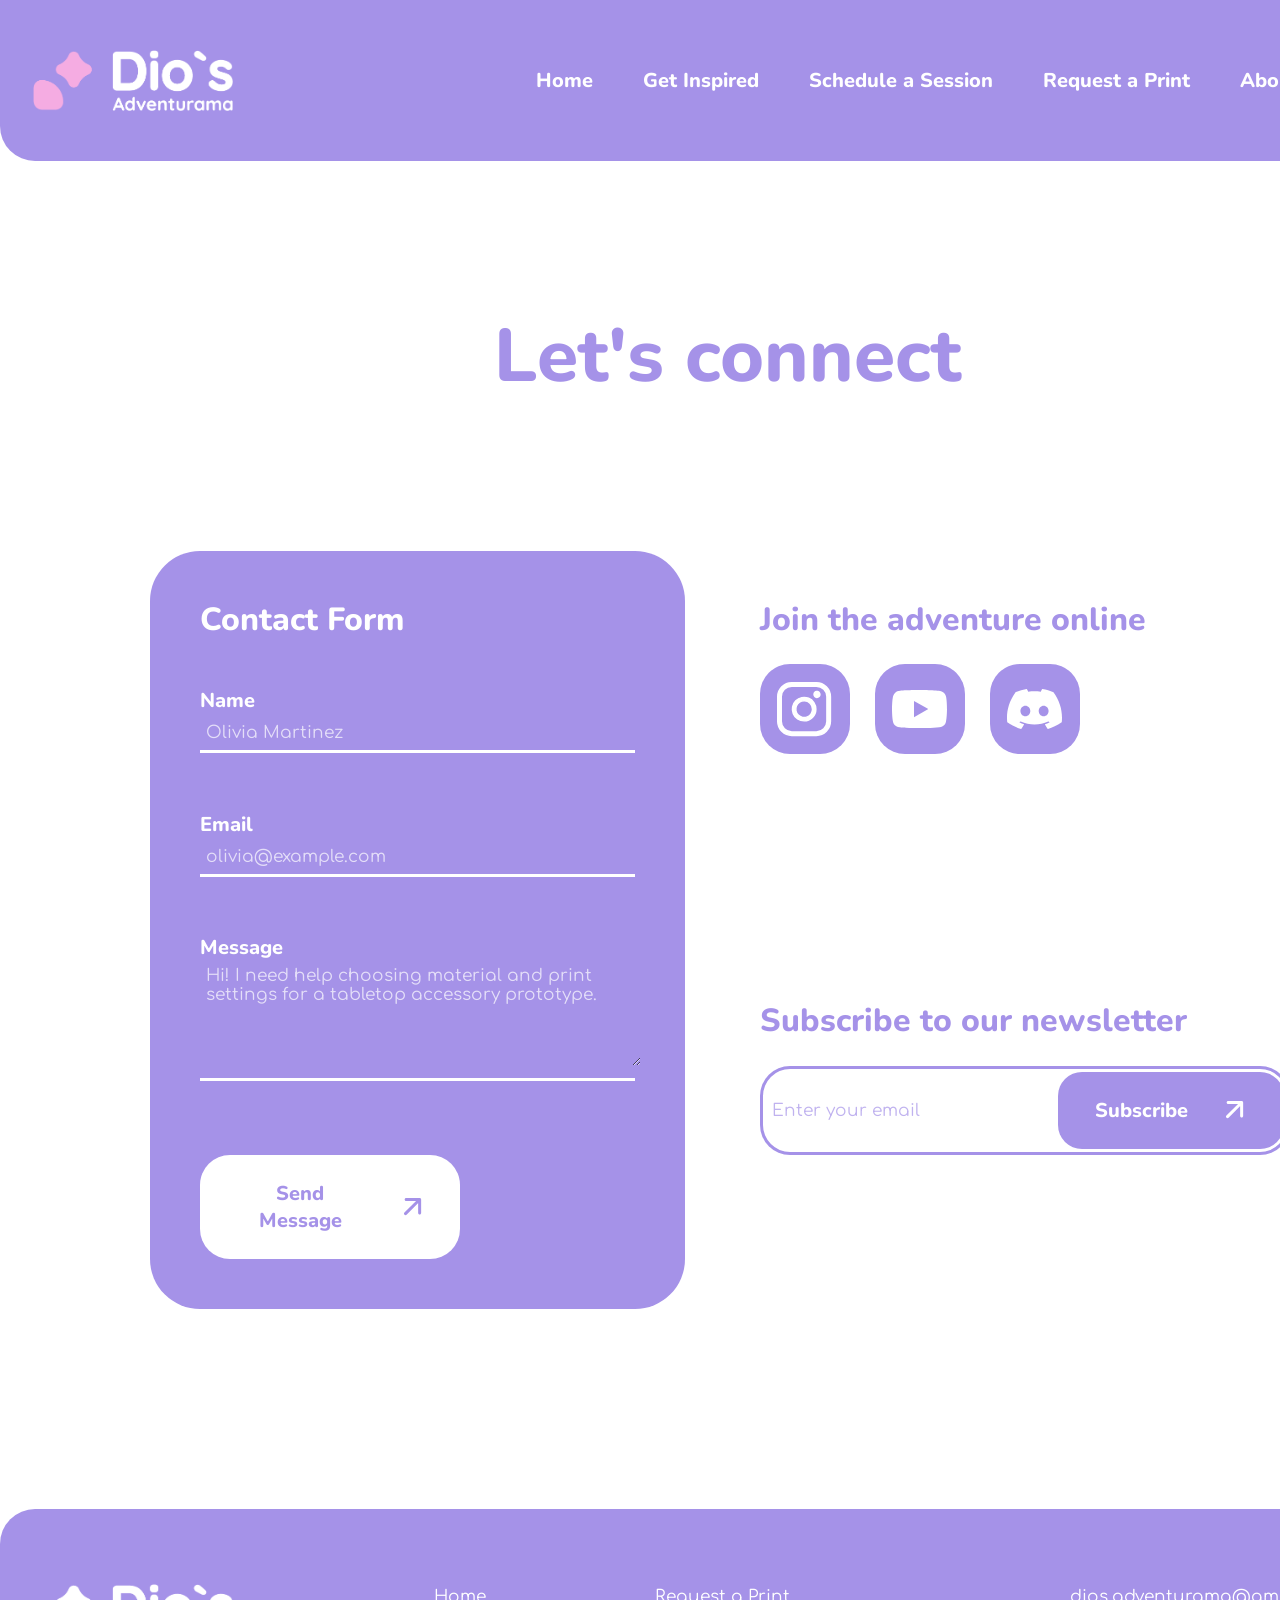
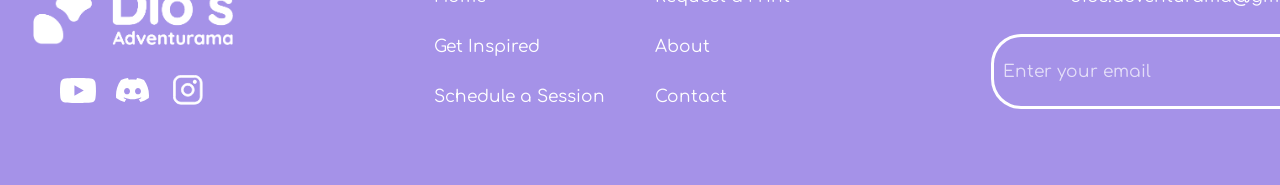
<file: contact.html>
<!doctype html>
<html lang="en">
<head>
  <meta charset="utf-8">
  <meta name="viewport" content="width=device-width, initial-scale=1">
  <title>DA | Contact</title>
  <link rel="preconnect" href="https://fonts.googleapis.com">
  <link rel="preconnect" href="https://fonts.gstatic.com" crossorigin>
  <link href="https://fonts.googleapis.com/css2?family=Comfortaa:wght@400;500&family=Nunito:wght@800&display=swap" rel="stylesheet">
  <link rel="stylesheet" href="styles.css">
</head>
<body class="contact-page">
  <header>
    <div class="menu">
      <div class="container">
        <a href="index.html">
          <img class="menu-logo" src="img/Primary_logo_T.png" alt="Dio's Adventurama" width="200" height="61">
        </a>
        <nav class="site-nav" aria-label="Primary">
          <a href="index.html">Home</a>
          <a href="get-inspired.html">Get Inspired</a>
          <a href="schedule-a-session.html">Schedule a Session</a>
          <a href="request-a-print.html">Request a Print</a>
          <a href="about.html">About</a>
          <a class="active" href="contact.html">Contact</a>
        </nav>
      </div>
    </div>
  </header>
  <main>
    <section class="hero">
      <div class="container">
        <div class="safe">
          <div class="hero-text">
            <h1>Let's connect</h1>
          </div>
        </div>
      </div>
    </section>
    <section class="contact-content">
      <div class="container">
        <div class="safe contact-layout">
          <div class="contact-card">
            <h3>Contact Form</h3>
            <form class="contact-form" action="#" method="post">
              <div class="contact-fields">
                <div class="contact-field">
                  <h5>Name</h5>
                  <div class="contact-field-input">
                    <input class="text-small" type="text" name="name" autocomplete="name" placeholder="Olivia Martinez" required>
                  </div>
                  <div class="contact-field-line"></div>
                </div>
                <div class="contact-field">
                  <h5>Email</h5>
                  <div class="contact-field-input">
                    <input class="text-small" type="email" name="email" autocomplete="email" placeholder="olivia@example.com" required>
                  </div>
                  <div class="contact-field-line"></div>
                </div>
                <div class="contact-field">
                  <h5>Message</h5>
                  <div class="contact-field-input">
                    <textarea class="text-small" name="message" rows="3" placeholder="Hi! I need help choosing material and print settings for a tabletop accessory prototype." required></textarea>
                  </div>
                  <div class="contact-field-line"></div>
                </div>
              </div>
              <button type="submit" class="button hero-primary hero-wave contact-send btn--invert">
                Send Message
                <svg width="18" height="18" viewBox="0 0 18 18" fill="none" xmlns="http://www.w3.org/2000/svg" aria-hidden="true" focusable="false">
                  <path d="M0.43934 14.5816C-0.146447 15.1673 -0.146447 16.1171 0.43934 16.7029C1.02513 17.2887 1.97487 17.2887 2.56066 16.7029L1.5 15.6422L0.43934 14.5816ZM17.1421 1.50008C17.1421 0.67165 16.4706 7.68366e-05 15.6421 7.71316e-05L2.14214 7.62887e-05C1.31371 7.62887e-05 0.642136 0.671649 0.642136 1.50008C0.642136 2.3285 1.31371 3.00008 2.14214 3.00008H14.1421V15.0001C14.1421 15.8285 14.8137 16.5001 15.6421 16.5001C16.4706 16.5001 17.1421 15.8285 17.1421 15.0001L17.1421 1.50008ZM1.5 15.6422L2.56066 16.7029L16.7028 2.56074L15.6421 1.50008L14.5815 0.439416L0.43934 14.5816L1.5 15.6422Z" fill="currentColor"/>
                </svg>
              </button>
            </form>
          </div>
          <div class="contact-side">
            <div class="contact-social">
              <h3>Join the adventure online</h3>
              <div class="contact-social-list">
                <div class="contact-social-item" aria-hidden="true">
                  <svg width="30" height="30" viewBox="0 0 30 30" fill="none" xmlns="http://www.w3.org/2000/svg">
                    <path d="M21.4768 0.399658C23.5095 0.399734 25.4593 1.20743 26.8967 2.64478C28.334 4.08216 29.1408 6.03197 29.1408 8.0647V21.4768C29.1407 23.5095 28.334 25.4594 26.8967 26.8967C25.4593 28.3341 23.5095 29.1408 21.4768 29.1409H8.06465C6.03192 29.1409 4.08211 28.3341 2.64473 26.8967C1.20738 25.4594 0.399685 23.5095 0.399609 21.4768V8.0647C0.399624 6.03191 1.20733 4.08217 2.64473 2.64478C4.08212 1.20738 6.03186 0.399673 8.06465 0.399658H21.4768ZM8.06465 2.31763C6.54045 2.31764 5.07894 2.92345 4.00117 4.00122C2.9234 5.07899 2.31759 6.5405 2.31758 8.0647V21.4768C2.31765 23.0009 2.92346 24.4626 4.00117 25.5403C5.07893 26.618 6.54051 27.2239 8.06465 27.2239H21.4768C23.0009 27.2238 24.4625 26.618 25.5402 25.5403C26.6179 24.4626 27.2238 23.0009 27.2238 21.4768V8.0647C27.2238 6.54056 26.6179 5.07898 25.5402 4.00122C24.4625 2.92351 23.0009 2.3177 21.4768 2.31763H8.06465Z" fill="white" stroke="white" stroke-width="0.8"/>
                    <path d="M13.551 8.52271C14.7924 8.27576 16.0798 8.40258 17.2492 8.88696C18.4186 9.37135 19.418 10.1919 20.1213 11.2444C20.8245 12.2969 21.2004 13.5342 21.2004 14.8C21.1989 16.4969 20.5243 18.1246 19.3244 19.3245C18.1246 20.5243 16.4968 21.199 14.8 21.2004C13.5342 21.2004 12.2968 20.8246 11.2443 20.1213C10.1919 19.4181 9.3713 18.4187 8.88691 17.2493C8.40253 16.0798 8.27571 14.7925 8.52266 13.551C8.76965 12.3097 9.37964 11.1696 10.2746 10.2747C11.1696 9.37969 12.3096 8.7697 13.551 8.52271ZM14.8 10.2336C13.8957 10.2336 13.0118 10.5017 12.26 11.0042C11.508 11.5067 10.9213 12.2212 10.5754 13.0569C10.2296 13.8924 10.1399 14.8117 10.3166 15.6985C10.4934 16.5853 10.9289 17.4002 11.5686 18.0393C12.2084 18.6785 13.0242 19.1134 13.9113 19.2893C14.7984 19.4651 15.7177 19.3743 16.5529 19.0276C17.3881 18.6809 18.102 18.0944 18.6037 17.342C19.1055 16.5896 19.3722 15.7045 19.3713 14.8C19.3699 13.588 18.8885 12.4257 18.0314 11.5686C17.2189 10.7561 16.132 10.282 14.9885 10.2336H14.8Z" fill="white" stroke="white" stroke-width="0.8"/>
                    <path d="M21.8 8.80005C21.4044 8.80005 21.0178 8.68275 20.6889 8.46299C20.36 8.24322 20.1036 7.93087 19.9522 7.56542C19.8009 7.19996 19.7613 6.79783 19.8384 6.40987C19.9156 6.02191 20.1061 5.66554 20.3858 5.38584C20.6655 5.10613 21.0219 4.91565 21.4098 4.83848C21.7978 4.76131 22.1999 4.80092 22.5654 4.95229C22.9308 5.10367 23.2432 5.36001 23.4629 5.68891C23.6827 6.01781 23.8 6.40449 23.8 6.80005C23.8 7.33048 23.5893 7.83919 23.2142 8.21426C22.8391 8.58934 22.3304 8.80005 21.8 8.80005Z" fill="white"/>
                  </svg>
                </div>
                <div class="contact-social-item" aria-hidden="true">
                  <svg width="36" height="25" viewBox="0 0 36 25" fill="none" xmlns="http://www.w3.org/2000/svg">
                    <path d="M35.2677 3.93057C35.0628 3.17658 34.6624 2.48896 34.1063 1.93615C33.5503 1.38335 32.858 0.984634 32.0983 0.779701C29.2815 0.0125025 18.0125 1.35535e-05 18.0125 1.35535e-05C18.0125 1.35535e-05 6.74523 -0.0124761 3.92662 0.720823C3.16743 0.935187 2.47653 1.33954 1.92026 1.89506C1.364 2.45057 0.961037 3.13861 0.750072 3.8931C0.00719786 6.68713 2.6354e-06 12.4822 2.6354e-06 12.4822C2.6354e-06 12.4822 -0.00719222 18.3057 0.730286 21.0712C1.14399 22.6003 2.35813 23.8082 3.90144 24.2203C6.74703 24.9875 17.9855 25 17.9855 25C17.9855 25 29.2545 25.0125 32.0713 24.281C32.8313 24.0764 33.5242 23.6786 34.0817 23.1269C34.6391 22.5752 35.0417 21.8888 35.2497 21.1354C35.9943 18.3432 35.9997 12.55 35.9997 12.55C35.9997 12.55 36.0357 6.7246 35.2677 3.93057ZM14.4078 17.8508L14.4168 7.14567L23.7828 12.5071L14.4078 17.8508Z" fill="white"/>
                  </svg>
                </div>
                <div class="contact-social-item" aria-hidden="true">
                  <svg width="33" height="24" viewBox="0 0 33 24" fill="none" xmlns="http://www.w3.org/2000/svg">
                    <path d="M27.9358 1.98947C25.8325 1.06863 23.5771 0.390202 21.2188 0.00162817C21.1759 -0.00586516 21.133 0.0128682 21.1109 0.0503616C20.8208 0.542628 20.4994 1.18483 20.2745 1.68959C17.738 1.32727 15.2146 1.32727 12.7302 1.68959C12.5051 1.1736 12.1721 0.542628 11.8808 0.0503616C11.8587 0.0141216 11.8157 -0.00461183 11.7728 0.00162817C9.41586 0.388962 7.16039 1.06739 5.05577 1.98947C5.03755 1.99696 5.02195 2.00947 5.01158 2.02571C0.733413 8.12415 -0.438556 14.0727 0.136372 19.9475C0.138974 19.9763 0.155883 20.0037 0.179297 20.0212C3.00191 21.9991 5.73609 23.1997 8.4195 23.9956C8.46244 24.0081 8.50795 23.9932 8.53527 23.9593C9.17004 23.1323 9.73587 22.2603 10.221 21.3431C10.2497 21.2893 10.2223 21.2256 10.1638 21.2044C9.26629 20.8796 8.41169 20.4835 7.58962 20.0337C7.5246 19.9975 7.51938 19.9088 7.57921 19.8663C7.7522 19.7425 7.92524 19.6139 8.09044 19.484C8.12031 19.4603 8.16196 19.4552 8.19709 19.4701C13.5977 21.8229 19.4445 21.8229 24.7816 19.4701C24.8167 19.454 24.8583 19.4589 24.8895 19.4827C25.0547 19.6127 25.2278 19.7425 25.402 19.8663C25.4618 19.9088 25.458 19.9975 25.3929 20.0337C24.5708 20.4923 23.7162 20.8796 22.8174 21.2032C22.759 21.2244 22.7328 21.2893 22.7614 21.3431C23.2571 22.2589 23.8229 23.1311 24.446 23.9581C24.4719 23.9932 24.5188 24.0081 24.5617 23.9956C27.2581 23.1997 29.9923 21.9991 32.8149 20.0212C32.8396 20.0037 32.8553 19.9775 32.8579 19.9488C33.546 13.1568 31.7054 7.25707 27.9787 2.02695C27.9697 2.00947 27.9541 1.99696 27.9358 1.98947ZM11.0275 16.3704C9.40155 16.3704 8.06179 14.946 8.06179 13.1968C8.06179 11.4476 9.37556 10.0233 11.0275 10.0233C12.6924 10.0233 14.0192 11.4601 13.9932 13.1968C13.9932 14.946 12.6794 16.3704 11.0275 16.3704ZM21.9927 16.3704C20.3669 16.3704 19.0271 14.946 19.0271 13.1968C19.0271 11.4476 20.3408 10.0233 21.9927 10.0233C23.6577 10.0233 24.9844 11.4601 24.9584 13.1968C24.9584 14.946 23.6577 16.3704 21.9927 16.3704Z" fill="white"/>
                  </svg>
                </div>
              </div>
            </div>
            <div class="contact-news">
              <h3>Subscribe to our newsletter</h3>
              <form class="contact-subscribe" action="#" method="post">
                <label class="sr-only" for="subscribe-email-contact">Email</label>
                <input id="subscribe-email-contact" class="contact-subscribe-input subscribe-input text-small" name="email" type="email" required autocomplete="email" placeholder="Enter your email">
                <button class="button contact-subscribe-btn subscribe-btn" type="submit">
                  Subscribe
                  <svg width="18" height="18" viewBox="0 0 18 18" fill="none" xmlns="http://www.w3.org/2000/svg">
                    <path d="M0.43934 14.5816C-0.146447 15.1673 -0.146447 16.1171 0.43934 16.7029C1.02513 17.2887 1.97487 17.2887 2.56066 16.7029L1.5 15.6422L0.43934 14.5816ZM17.1421 1.50008C17.1421 0.67165 16.4706 7.68366e-05 15.6421 7.71316e-05L2.14214 7.62887e-05C1.31371 7.62887e-05 0.642136 0.671649 0.642136 1.50008C0.642136 2.3285 1.31371 3.00008 2.14214 3.00008H14.1421V15.0001C14.1421 15.8285 14.8137 16.5001 15.6421 16.5001C16.4706 16.5001 17.1421 15.8285 17.1421 15.0001L17.1421 1.50008ZM1.5 15.6422L2.56066 16.7029L16.7028 2.56074L15.6421 1.50008L14.5815 0.439416L0.43934 14.5816L1.5 15.6422Z" fill="white"/>
                  </svg>
                </button>
              </form>
            </div>
          </div>
        </div>
      </div>
    </section>
  </main>
<footer class="footer">
    <div class="container">
      <div class="footer-row">
        <div class="footer-left">
          <img class="footer-logo" src="img/Primary_logo_TW.png" alt="Dio's Adventurama" width="200" height="61">
          <div class="footer-social" aria-label="Social links">
            <div class="footer-icon" aria-hidden="true">
              <svg width="36" height="25" viewBox="0 0 36 25" fill="none" xmlns="http://www.w3.org/2000/svg">
                <path d="M35.2677 3.93057C35.0628 3.17658 34.6624 2.48896 34.1063 1.93615C33.5503 1.38335 32.858 0.984634 32.0983 0.779701C29.2815 0.0125025 18.0125 1.35535e-05 18.0125 1.35535e-05C18.0125 1.35535e-05 6.74523 -0.0124761 3.92662 0.720823C3.16743 0.935187 2.47653 1.33954 1.92026 1.89506C1.364 2.45057 0.961037 3.13861 0.750072 3.8931C0.00719786 6.68713 2.6354e-06 12.4822 2.6354e-06 12.4822C2.6354e-06 12.4822 -0.00719222 18.3057 0.730286 21.0712C1.14399 22.6003 2.35813 23.8082 3.90144 24.2203C6.74703 24.9875 17.9855 25 17.9855 25C17.9855 25 29.2545 25.0125 32.0713 24.281C32.8313 24.0764 33.5242 23.6786 34.0817 23.1269C34.6391 22.5752 35.0417 21.8888 35.2497 21.1354C35.9943 18.3432 35.9997 12.55 35.9997 12.55C35.9997 12.55 36.0357 6.7246 35.2677 3.93057ZM14.4078 17.8508L14.4168 7.14567L23.7828 12.5071L14.4078 17.8508Z" fill="white"/>
              </svg>
            </div>
            <div class="footer-icon" aria-hidden="true">
              <svg width="33" height="24" viewBox="0 0 33 24" fill="none" xmlns="http://www.w3.org/2000/svg">
                <path d="M27.9358 1.98947C25.8325 1.06863 23.5771 0.390202 21.2188 0.00162817C21.1759 -0.00586516 21.133 0.0128682 21.1109 0.0503616C20.8208 0.542628 20.4994 1.18483 20.2745 1.68959C17.738 1.32727 15.2146 1.32727 12.7302 1.68959C12.5051 1.1736 12.1721 0.542628 11.8808 0.0503616C11.8587 0.0141216 11.8157 -0.00461183 11.7728 0.00162817C9.41586 0.388962 7.16039 1.06739 5.05577 1.98947C5.03755 1.99696 5.02195 2.00947 5.01158 2.02571C0.733413 8.12415 -0.438556 14.0727 0.136372 19.9475C0.138974 19.9763 0.155883 20.0037 0.179297 20.0212C3.00191 21.9991 5.73609 23.1997 8.4195 23.9956C8.46244 24.0081 8.50795 23.9932 8.53527 23.9593C9.17004 23.1323 9.73587 22.2603 10.221 21.3431C10.2497 21.2893 10.2223 21.2256 10.1638 21.2044C9.26629 20.8796 8.41169 20.4835 7.58962 20.0337C7.5246 19.9975 7.51938 19.9088 7.57921 19.8663C7.7522 19.7425 7.92524 19.6139 8.09044 19.484C8.12031 19.4603 8.16196 19.4552 8.19709 19.4701C13.5977 21.8229 19.4445 21.8229 24.7816 19.4701C24.8167 19.454 24.8583 19.4589 24.8895 19.4827C25.0547 19.6127 25.2278 19.7425 25.402 19.8663C25.4618 19.9088 25.458 19.9975 25.3929 20.0337C24.5708 20.4923 23.7162 20.8796 22.8174 21.2032C22.759 21.2244 22.7328 21.2893 22.7614 21.3431C23.2571 22.2589 23.8229 23.1311 24.446 23.9581C24.4719 23.9932 24.5188 24.0081 24.5617 23.9956C27.2581 23.1997 29.9923 21.9991 32.8149 20.0212C32.8396 20.0037 32.8553 19.9775 32.8579 19.9488C33.546 13.1568 31.7054 7.25707 27.9787 2.02695C27.9697 2.00947 27.9541 1.99696 27.9358 1.98947ZM11.0275 16.3704C9.40155 16.3704 8.06179 14.946 8.06179 13.1968C8.06179 11.4476 9.37556 10.0233 11.0275 10.0233C12.6924 10.0233 14.0192 11.4601 13.9932 13.1968C13.9932 14.946 12.6794 16.3704 11.0275 16.3704ZM21.9927 16.3704C20.3669 16.3704 19.0271 14.946 19.0271 13.1968C19.0271 11.4476 20.3408 10.0233 21.9927 10.0233C23.6577 10.0233 24.9844 11.4601 24.9584 13.1968C24.9584 14.946 23.6577 16.3704 21.9927 16.3704Z" fill="white"/>
              </svg>
            </div>
            <div class="footer-icon" aria-hidden="true">
              <svg width="30" height="30" viewBox="0 0 30 30" fill="none" xmlns="http://www.w3.org/2000/svg">
                <path d="M21.4768 0.399658C23.5095 0.399734 25.4593 1.20743 26.8967 2.64478C28.334 4.08216 29.1408 6.03197 29.1408 8.0647V21.4768C29.1407 23.5095 28.334 25.4594 26.8967 26.8967C25.4593 28.3341 23.5095 29.1408 21.4768 29.1409H8.06465C6.03192 29.1409 4.08211 28.3341 2.64473 26.8967C1.20738 25.4594 0.399685 23.5095 0.399609 21.4768V8.0647C0.399624 6.03191 1.20733 4.08217 2.64473 2.64478C4.08212 1.20738 6.03186 0.399673 8.06465 0.399658H21.4768ZM8.06465 2.31763C6.54045 2.31764 5.07894 2.92345 4.00117 4.00122C2.9234 5.07899 2.31759 6.5405 2.31758 8.0647V21.4768C2.31765 23.0009 2.92346 24.4626 4.00117 25.5403C5.07893 26.618 6.54051 27.2239 8.06465 27.2239H21.4768C23.0009 27.2238 24.4625 26.618 25.5402 25.5403C26.6179 24.4626 27.2238 23.0009 27.2238 21.4768V8.0647C27.2238 6.54056 26.6179 5.07898 25.5402 4.00122C24.4625 2.92351 23.0009 2.3177 21.4768 2.31763H8.06465Z" fill="white" stroke="white" stroke-width="0.8"/>
                <path d="M13.551 8.52271C14.7924 8.27576 16.0798 8.40258 17.2492 8.88696C18.4186 9.37135 19.418 10.1919 20.1213 11.2444C20.8245 12.2969 21.2004 13.5342 21.2004 14.8C21.1989 16.4969 20.5243 18.1246 19.3244 19.3245C18.1246 20.5243 16.4968 21.199 14.8 21.2004C13.5342 21.2004 12.2968 20.8246 11.2443 20.1213C10.1919 19.4181 9.3713 18.4187 8.88691 17.2493C8.40253 16.0798 8.27571 14.7925 8.52266 13.551C8.76965 12.3097 9.37964 11.1696 10.2746 10.2747C11.1696 9.37969 12.3096 8.7697 13.551 8.52271ZM14.8 10.2336C13.8957 10.2336 13.0118 10.5017 12.26 11.0042C11.508 11.5067 10.9213 12.2212 10.5754 13.0569C10.2296 13.8924 10.1399 14.8117 10.3166 15.6985C10.4934 16.5853 10.9289 17.4002 11.5686 18.0393C12.2084 18.6785 13.0242 19.1134 13.9113 19.2893C14.7984 19.4651 15.7177 19.3743 16.5529 19.0276C17.3881 18.6809 18.102 18.0944 18.6037 17.342C19.1055 16.5896 19.3722 15.7045 19.3713 14.8C19.3699 13.588 18.8885 12.4257 18.0314 11.5686C17.2189 10.7561 16.132 10.282 14.9885 10.2336H14.8Z" fill="white" stroke="white" stroke-width="0.8"/>
                <path d="M21.8 8.80005C21.4044 8.80005 21.0178 8.68275 20.6889 8.46299C20.36 8.24322 20.1036 7.93087 19.9522 7.56542C19.8009 7.19996 19.7613 6.79783 19.8384 6.40987C19.9156 6.02191 20.1061 5.66554 20.3858 5.38584C20.6655 5.10613 21.0219 4.91565 21.4098 4.83848C21.7978 4.76131 22.1999 4.80092 22.5654 4.95229C22.9308 5.10367 23.2432 5.36001 23.4629 5.68891C23.6827 6.01781 23.8 6.40449 23.8 6.80005C23.8 7.33048 23.5893 7.83919 23.2142 8.21426C22.8391 8.58934 22.3304 8.80005 21.8 8.80005Z" fill="white"/>
              </svg>
            </div>
          </div>
        </div>
        <nav class="footer-nav" aria-label="Footer menu">
          <div class="footer-nav-group">
            <a class="button" href="index.html">Home</a>
            <a class="button" href="get-inspired.html">Get Inspired</a>
            <a class="button" href="schedule-a-session.html">Schedule a Session</a>
          </div>
          <div class="footer-nav-group">
            <a class="button" href="request-a-print.html">Request a Print</a>
            <a class="button" href="about.html">About</a>
            <a class="button" href="contact.html">Contact</a>
          </div>
        </nav>
        <div class="footer-right">
          <a class="footer-email" href="mailto:dios.adventurama@gmail.com">dios.adventurama@gmail.com</a>
          <form class="footer-subscribe" action="#" method="post">
            <label class="sr-only" for="subscribe-email-footer-contact">Email</label>
            <input id="subscribe-email-footer-contact" class="footer-subscribe-input subscribe-input text-small" name="email" type="email" required autocomplete="email" placeholder="Enter your email">
            <button class="button footer-subscribe-btn subscribe-btn" type="submit" aria-label="Subscribe">
              <svg width="23" height="23" viewBox="0 0 23 23" fill="none" xmlns="http://www.w3.org/2000/svg">
                <path d="M1.5 9.5459C0.671573 9.5459 0 10.2175 0 11.0459C0 11.8743 0.671573 12.5459 1.5 12.5459V11.0459V9.5459ZM22.5607 12.1066C23.1464 11.5208 23.1464 10.571 22.5607 9.98524L13.0147 0.439297C12.4289 -0.14649 11.4792 -0.14649 10.8934 0.439297C10.3076 1.02508 10.3076 1.97483 10.8934 2.56062L19.3787 11.0459L10.8934 19.5312C10.3076 20.117 10.3076 21.0667 10.8934 21.6525C11.4792 22.2383 12.4289 22.2383 13.0147 21.6525L22.5607 12.1066ZM1.5 11.0459V12.5459H21.5V11.0459V9.5459H1.5V11.0459Z" fill="#A592E8"/>
              </svg>
            </button>
          </form>
        </div>
      </div>
    </div>
  </footer>
  <script src="scroll-animations.js" defer></script>
</body>
</html>
</file>
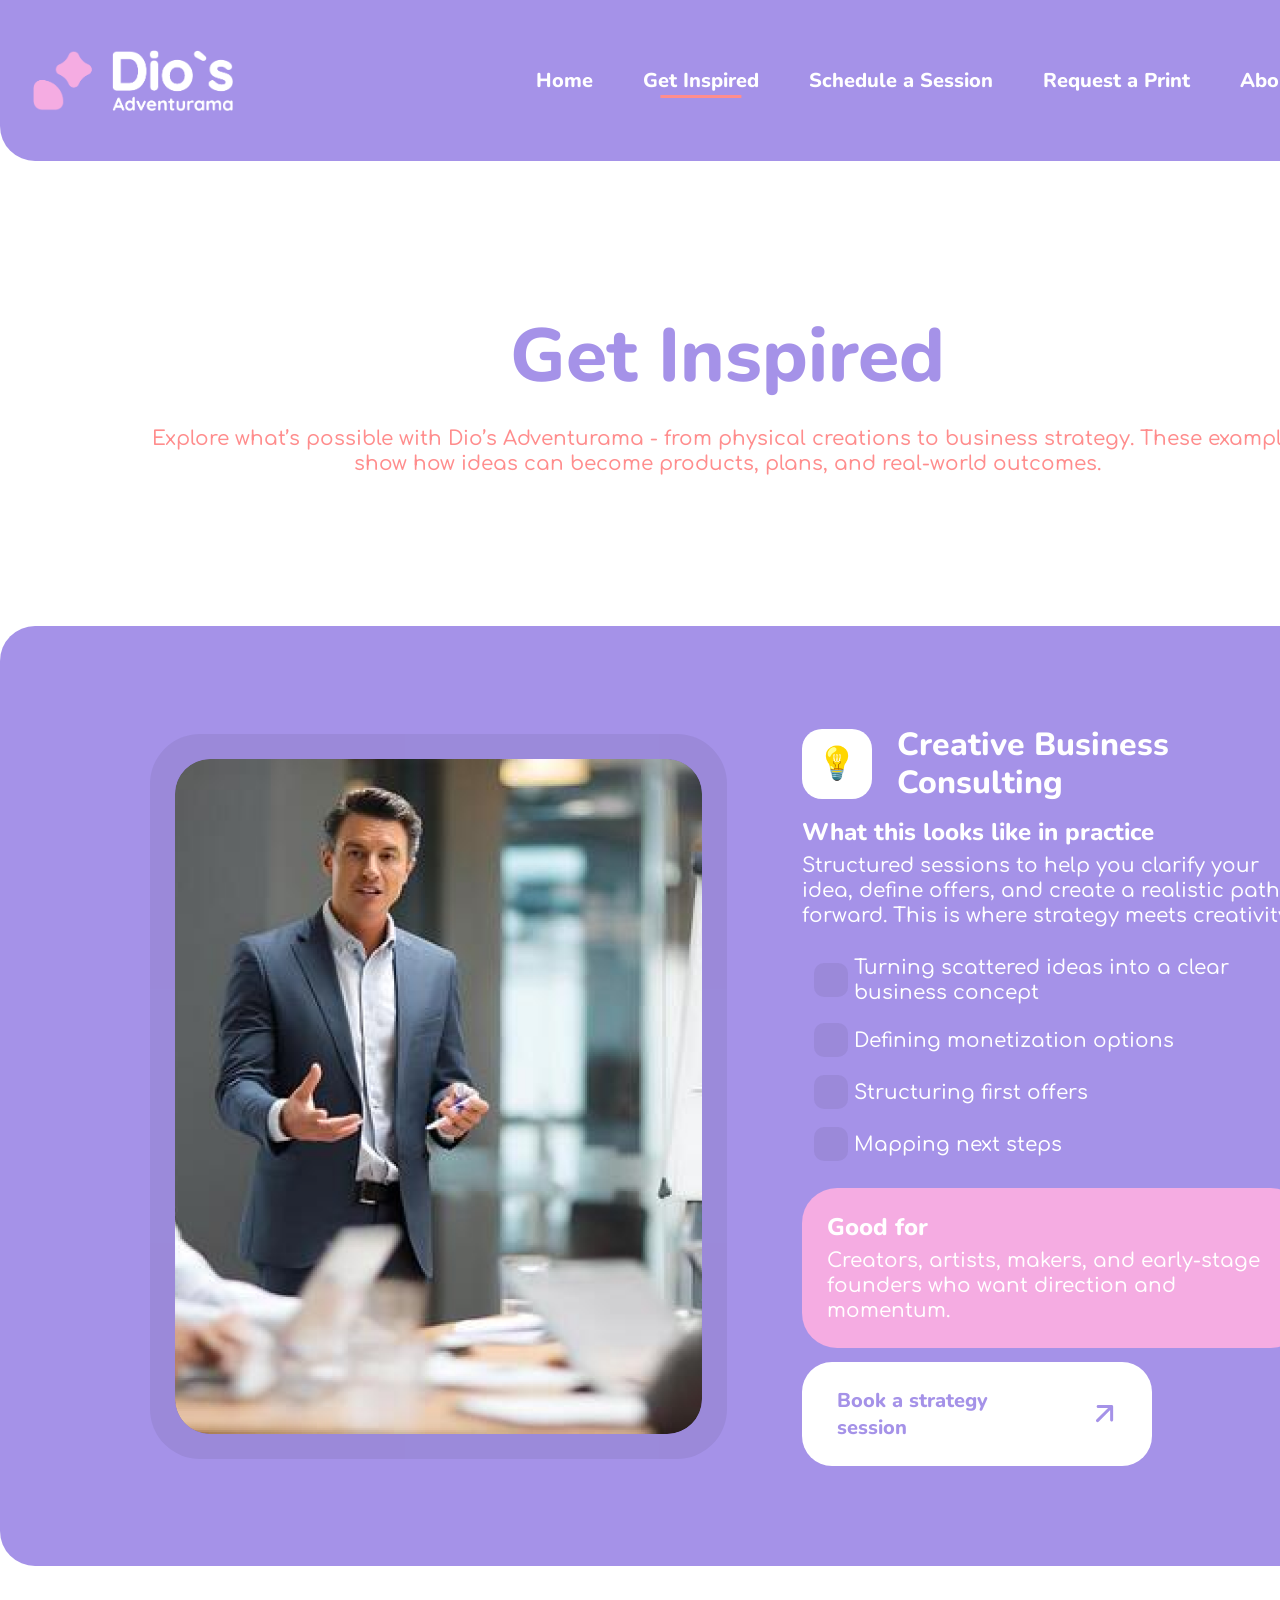
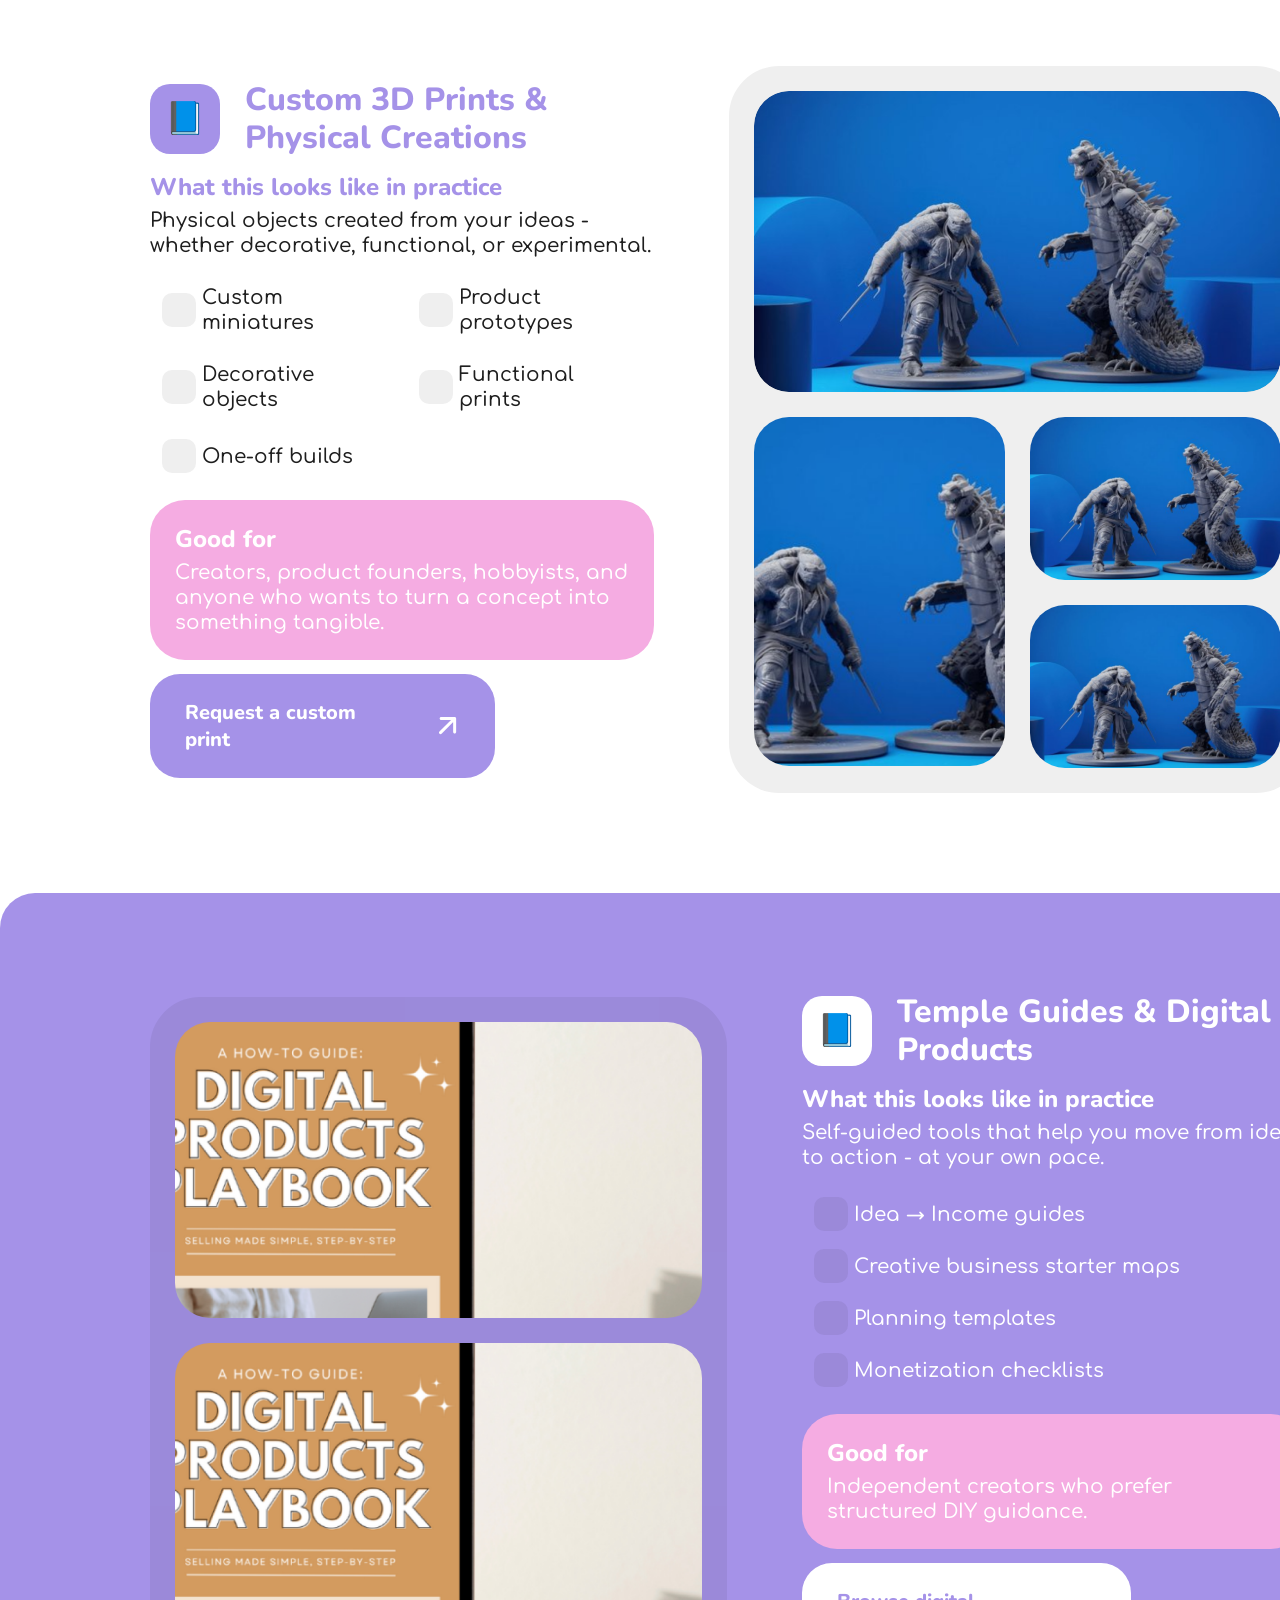
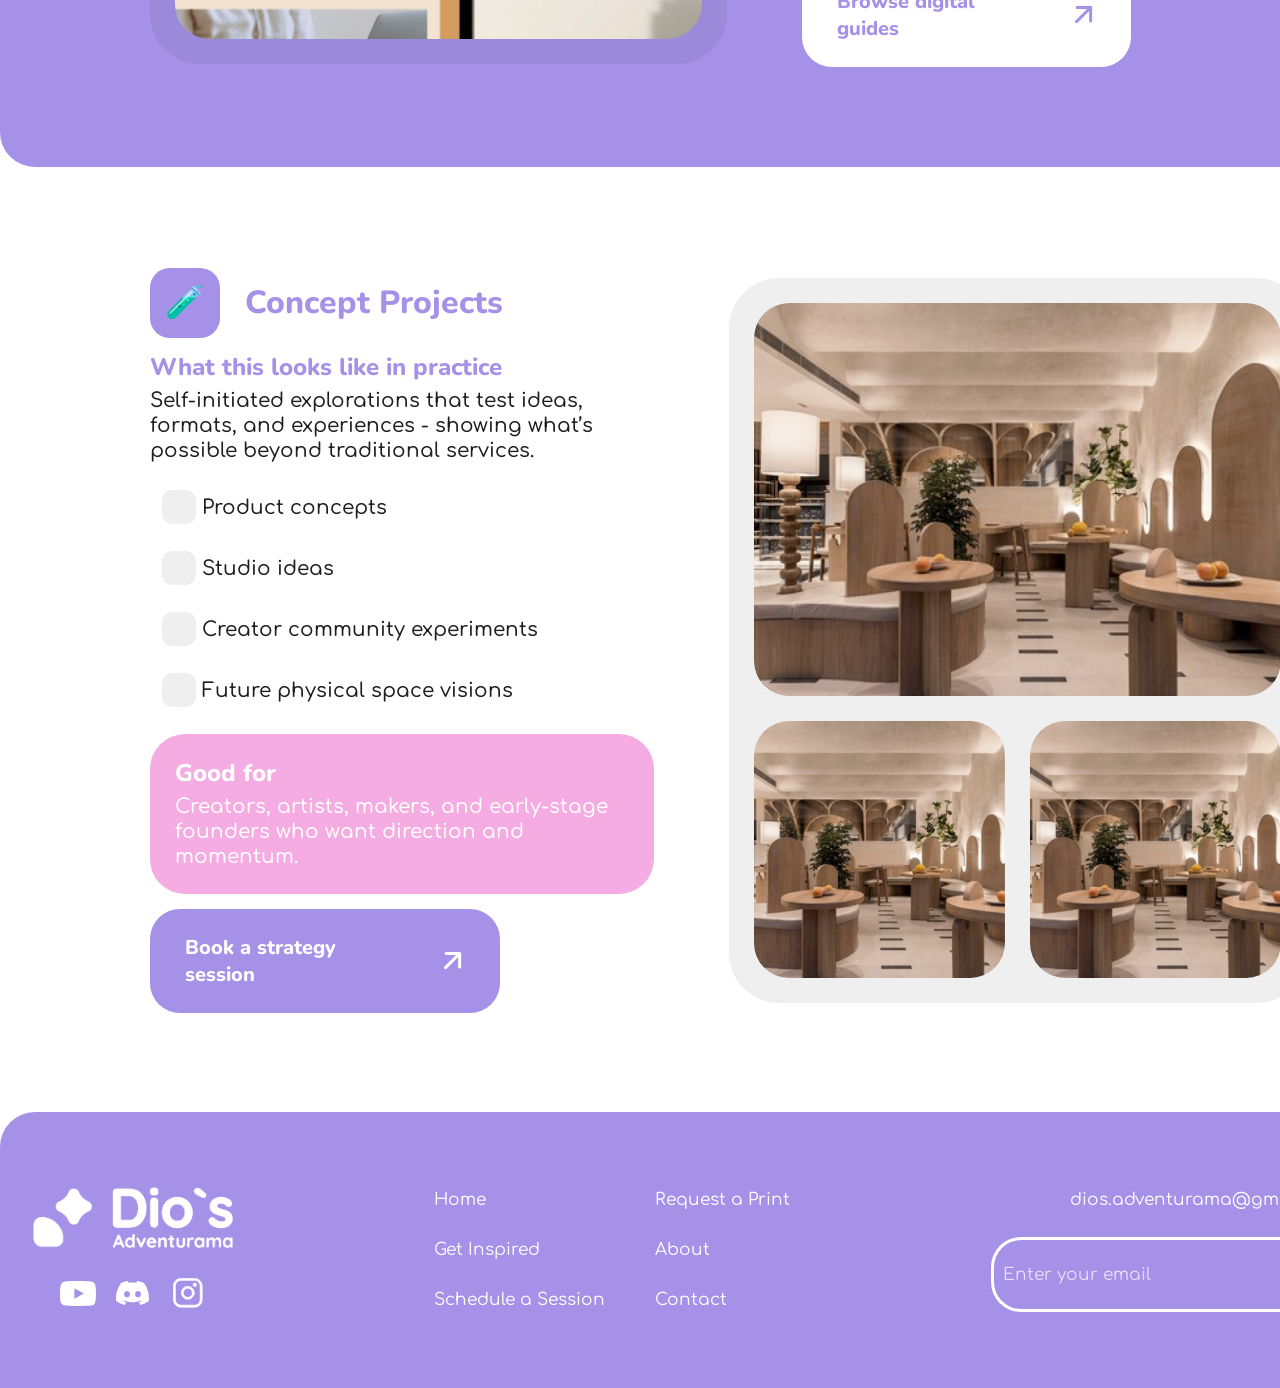
<file: get-inspired.html>
<!doctype html>
<html lang="en">
<head>
  <meta charset="utf-8">
  <meta name="viewport" content="width=device-width, initial-scale=1">
  <title>DA | Get Inspired</title>
  <link rel="preconnect" href="https://fonts.googleapis.com">
  <link rel="preconnect" href="https://fonts.gstatic.com" crossorigin>
  <link href="https://fonts.googleapis.com/css2?family=Comfortaa:wght@400;500&family=Nunito:wght@800&display=swap" rel="stylesheet">
  <link rel="stylesheet" href="styles.css">
</head>
<body class="get-inspired-page">
  <header>
    <div class="menu">
      <div class="container">
        <a href="index.html">
          <img class="menu-logo" src="img/Primary_logo_T.png" alt="Dio's Adventurama" width="200" height="61">
        </a>
        <nav class="site-nav" aria-label="Primary">
          <a href="index.html">Home</a>
          <a class="active" href="get-inspired.html">Get Inspired</a>
          <a href="schedule-a-session.html">Schedule a Session</a>
          <a href="request-a-print.html">Request a Print</a>
          <a href="about.html">About</a>
          <a href="contact.html">Contact</a>
        </nav>
      </div>
    </div>
  </header>
  <main>
     <section class="hero">
      <div class="container">
        <div class="safe">
          <div class="hero-text">
            <h1>Get Inspired</h1>
            <p>Explore what&rsquo;s possible with Dio&rsquo;s Adventurama - from physical creations to business strategy.
These examples show how ideas can become products, plans, and real-world outcomes.</p>
          </div>
        </div>
      </div>
    </section>

    <section class="consulting">
      <div class="container">
        <div class="safe">
          <div class="consulting-layout">
            <div class="consulting-image-wrap">
              <div class="consulting-image-placeholder">
                <img src="img/img1.png" alt="Placeholder logo">
              </div>
            </div>

            <div class="consulting-content">
              <div class="consulting-title-row">
                <div class="consulting-title-icon" aria-hidden="true"><span class="service-icon-glyph">&#128161;</span></div>
                <h3>Creative Business Consulting</h3>
              </div>

              <div class="consulting-description">
                <h4>What this looks like in practice</h4>
                <p>Structured sessions to help you clarify your idea, define offers, and create a realistic path forward. This is where strategy meets creativity.</p>
              </div>

              <div class="consulting-list">
                <div class="consulting-list-item">
                  <span class="consulting-list-square" aria-hidden="true"></span>
                  <p>Turning scattered ideas into a clear business concept</p>
                </div>
                <div class="consulting-list-item">
                  <span class="consulting-list-square" aria-hidden="true"></span>
                  <p>Defining monetization options</p>
                </div>
                <div class="consulting-list-item">
                  <span class="consulting-list-square" aria-hidden="true"></span>
                  <p>Structuring first offers</p>
                </div>
                <div class="consulting-list-item">
                  <span class="consulting-list-square" aria-hidden="true"></span>
                  <p>Mapping next steps</p>
                </div>
              </div>

              <div class="consulting-good-for">
                <h4>Good for</h4>
                <p>Creators, artists, makers, and early-stage founders who want direction and momentum.</p>
              </div>

              <a class="button hero-primary hero-wave consulting-cta btn--invert" href="schedule-a-session.html">
                Book a strategy session
                <svg width="18" height="18" viewBox="0 0 18 18" fill="none" xmlns="http://www.w3.org/2000/svg">
                  <path d="M0.43934 14.5816C-0.146447 15.1673 -0.146447 16.1171 0.43934 16.7029C1.02513 17.2887 1.97487 17.2887 2.56066 16.7029L1.5 15.6422L0.43934 14.5816ZM17.1421 1.50008C17.1421 0.67165 16.4706 7.68366e-05 15.6421 7.71316e-05L2.14214 7.62887e-05C1.31371 7.62887e-05 0.642136 0.671649 0.642136 1.50008C0.642136 2.3285 1.31371 3.00008 2.14214 3.00008H14.1421V15.0001C14.1421 15.8285 14.8137 16.5001 15.6421 16.5001C16.4706 16.5001 17.1421 15.8285 17.1421 15.0001L17.1421 1.50008ZM1.5 15.6422L2.56066 16.7029L16.7028 2.56074L15.6421 1.50008L14.5815 0.439416L0.43934 14.5816L1.5 15.6422Z" fill="white"/>
                </svg>
              </a>
            </div>
          </div>
        </div>
      </div>
    </section>

    <section class="custom-prints">
      <div class="container">
        <div class="safe">
          <div class="custom-prints-layout">
            <div class="custom-prints-content">
              <div class="custom-prints-title-row">
                <div class="custom-prints-title-icon" aria-hidden="true"><span class="service-icon-glyph">&#128216;</span></div>
                <h3>Custom 3D Prints &amp; Physical Creations</h3>
              </div>

              <div class="custom-prints-description">
                <h4>What this looks like in practice</h4>
                <p>Physical objects created from your ideas - whether decorative, functional, or experimental.</p>
              </div>

              <div class="custom-prints-list">
                <div class="custom-prints-list-col">
                  <div class="custom-prints-list-item">
                    <span class="custom-prints-list-square" aria-hidden="true"></span>
                    <p>Custom miniatures</p>
                  </div>
                  <div class="custom-prints-list-item">
                    <span class="custom-prints-list-square" aria-hidden="true"></span>
                    <p>Decorative objects</p>
                  </div>
                  <div class="custom-prints-list-item">
                    <span class="custom-prints-list-square" aria-hidden="true"></span>
                    <p>One-off builds</p>
                  </div>
                </div>
                <div class="custom-prints-list-col">
                  <div class="custom-prints-list-item">
                    <span class="custom-prints-list-square" aria-hidden="true"></span>
                    <p>Product prototypes</p>
                  </div>
                  <div class="custom-prints-list-item">
                    <span class="custom-prints-list-square" aria-hidden="true"></span>
                    <p>Functional prints</p>
                  </div>
                </div>
              </div>

              <div class="custom-prints-good-for">
                <h4>Good for</h4>
                <p>Creators, product founders, hobbyists, and anyone who wants to turn a concept into something tangible.</p>
              </div>

              <a class="button hero-primary hero-wave custom-prints-cta" href="request-a-print.html">
                Request a custom print
                <svg width="18" height="18" viewBox="0 0 18 18" fill="none" xmlns="http://www.w3.org/2000/svg">
                  <path d="M0.43934 14.5816C-0.146447 15.1673 -0.146447 16.1171 0.43934 16.7029C1.02513 17.2887 1.97487 17.2887 2.56066 16.7029L1.5 15.6422L0.43934 14.5816ZM17.1421 1.50008C17.1421 0.67165 16.4706 7.68366e-05 15.6421 7.71316e-05L2.14214 7.62887e-05C1.31371 7.62887e-05 0.642136 0.671649 0.642136 1.50008C0.642136 2.3285 1.31371 3.00008 2.14214 3.00008H14.1421V15.0001C14.1421 15.8285 14.8137 16.5001 15.6421 16.5001C16.4706 16.5001 17.1421 15.8285 17.1421 15.0001L17.1421 1.50008ZM1.5 15.6422L2.56066 16.7029L16.7028 2.56074L15.6421 1.50008L14.5815 0.439416L0.43934 14.5816L1.5 15.6422Z" fill="white"/>
                </svg>
              </a>
            </div>

            <div class="custom-prints-media">
              <div class="custom-prints-media-top">
                <img src="img/img2.png" alt="Placeholder logo">
              </div>
              <div class="custom-prints-media-bottom">
                <div class="custom-prints-media-left">
                  <img src="img/img2.png" alt="Placeholder logo">
                </div>
                <div class="custom-prints-media-right">
                  <div class="custom-prints-media-small">
                    <img src="img/img2.png" alt="Placeholder logo">
                  </div>
                  <div class="custom-prints-media-small">
                    <img src="img/img2.png" alt="Placeholder logo">
                  </div>
                </div>
              </div>
            </div>
          </div>
        </div>
      </div>
    </section>

    <section class="consulting consulting-guides">
      <div class="container">
        <div class="safe">
          <div class="consulting-layout">
            <div class="consulting-guides-media">
              <div class="consulting-guides-image">
                <img src="img/img3.png" alt="Placeholder logo">
              </div>
              <div class="consulting-guides-image">
                <img src="img/img3.png" alt="Placeholder logo">
              </div>
            </div>

            <div class="consulting-content">
              <div class="consulting-title-row">
                <div class="consulting-title-icon" aria-hidden="true"><span class="service-icon-glyph">&#128216;</span></div>
                <h3>Temple Guides &amp; Digital Products</h3>
              </div>

              <div class="consulting-description">
                <h4>What this looks like in practice</h4>
                <p>Self-guided tools that help you move from idea to action - at your own pace.</p>
              </div>

              <div class="consulting-list">
                <div class="consulting-list-item">
                  <span class="consulting-list-square" aria-hidden="true"></span>
                  <p>Idea &rarr; Income guides</p>
                </div>
                <div class="consulting-list-item">
                  <span class="consulting-list-square" aria-hidden="true"></span>
                  <p>Creative business starter maps</p>
                </div>
                <div class="consulting-list-item">
                  <span class="consulting-list-square" aria-hidden="true"></span>
                  <p>Planning templates</p>
                </div>
                <div class="consulting-list-item">
                  <span class="consulting-list-square" aria-hidden="true"></span>
                  <p>Monetization checklists</p>
                </div>
              </div>

              <div class="consulting-good-for">
                <h4>Good for</h4>
                <p>Independent creators who prefer structured DIY guidance.</p>
              </div>

              <a class="button hero-primary hero-wave consulting-cta btn--invert" href="get-inspired.html">
                Browse digital guides
                <svg width="18" height="18" viewBox="0 0 18 18" fill="none" xmlns="http://www.w3.org/2000/svg">
                  <path d="M0.43934 14.5816C-0.146447 15.1673 -0.146447 16.1171 0.43934 16.7029C1.02513 17.2887 1.97487 17.2887 2.56066 16.7029L1.5 15.6422L0.43934 14.5816ZM17.1421 1.50008C17.1421 0.67165 16.4706 7.68366e-05 15.6421 7.71316e-05L2.14214 7.62887e-05C1.31371 7.62887e-05 0.642136 0.671649 0.642136 1.50008C0.642136 2.3285 1.31371 3.00008 2.14214 3.00008H14.1421V15.0001C14.1421 15.8285 14.8137 16.5001 15.6421 16.5001C16.4706 16.5001 17.1421 15.8285 17.1421 15.0001L17.1421 1.50008ZM1.5 15.6422L2.56066 16.7029L16.7028 2.56074L15.6421 1.50008L14.5815 0.439416L0.43934 14.5816L1.5 15.6422Z" fill="white"/>
                </svg>
              </a>
            </div>
          </div>
        </div>
      </div>
    </section>

    <section class="custom-prints concept-projects">
      <div class="container">
        <div class="safe">
          <div class="custom-prints-layout">
            <div class="custom-prints-content">
              <div class="custom-prints-title-row">
                <div class="custom-prints-title-icon" aria-hidden="true"><span class="service-icon-glyph">&#129514;</span></div>
                <h3>Concept Projects</h3>
              </div>

              <div class="custom-prints-description">
                <h4>What this looks like in practice</h4>
                <p>Self-initiated explorations that test ideas, formats, and experiences - showing what&rsquo;s possible beyond traditional services.</p>
              </div>

              <div class="custom-prints-list">
                <div class="custom-prints-list-col">
                  <div class="custom-prints-list-item">
                    <span class="custom-prints-list-square" aria-hidden="true"></span>
                    <p>Product concepts</p>
                  </div>
                  <div class="custom-prints-list-item">
                    <span class="custom-prints-list-square" aria-hidden="true"></span>
                    <p>Studio ideas</p>
                  </div>
                  <div class="custom-prints-list-item">
                    <span class="custom-prints-list-square" aria-hidden="true"></span>
                    <p>Creator community experiments</p>
                  </div>
                  <div class="custom-prints-list-item">
                    <span class="custom-prints-list-square" aria-hidden="true"></span>
                    <p>Future physical space visions</p>
                  </div>
                </div>
              </div>

              <div class="custom-prints-good-for">
                <h4>Good for</h4>
                <p>Creators, artists, makers, and early-stage founders who want direction and momentum.</p>
              </div>

              <a class="button hero-primary hero-wave custom-prints-cta" href="schedule-a-session.html">
                Book a strategy session
                <svg width="18" height="18" viewBox="0 0 18 18" fill="none" xmlns="http://www.w3.org/2000/svg">
                  <path d="M0.43934 14.5816C-0.146447 15.1673 -0.146447 16.1171 0.43934 16.7029C1.02513 17.2887 1.97487 17.2887 2.56066 16.7029L1.5 15.6422L0.43934 14.5816ZM17.1421 1.50008C17.1421 0.67165 16.4706 7.68366e-05 15.6421 7.71316e-05L2.14214 7.62887e-05C1.31371 7.62887e-05 0.642136 0.671649 0.642136 1.50008C0.642136 2.3285 1.31371 3.00008 2.14214 3.00008H14.1421V15.0001C14.1421 15.8285 14.8137 16.5001 15.6421 16.5001C16.4706 16.5001 17.1421 15.8285 17.1421 15.0001L17.1421 1.50008ZM1.5 15.6422L2.56066 16.7029L16.7028 2.56074L15.6421 1.50008L14.5815 0.439416L0.43934 14.5816L1.5 15.6422Z" fill="white"/>
                </svg>
              </a>
            </div>

            <div class="concept-projects-media">
              <div class="concept-projects-media-top">
                <img src="img/img4.png" alt="Placeholder logo">
              </div>
              <div class="concept-projects-media-bottom">
                <div class="concept-projects-media-small">
                  <img src="img/img4.png" alt="Placeholder logo">
                </div>
                <div class="concept-projects-media-small">
                  <img src="img/img4.png" alt="Placeholder logo">
                </div>
              </div>
            </div>
          </div>
        </div>
      </div>
    </section>
</main>
<footer class="footer">
    <div class="container">
      <div class="footer-row">
        <div class="footer-left">
          <img class="footer-logo" src="img/Primary_logo_TW.png" alt="Dio's Adventurama" width="200" height="61">
          <div class="footer-social" aria-label="Social links">
            <div class="footer-icon" aria-hidden="true">
              <svg width="36" height="25" viewBox="0 0 36 25" fill="none" xmlns="http://www.w3.org/2000/svg">
                <path d="M35.2677 3.93057C35.0628 3.17658 34.6624 2.48896 34.1063 1.93615C33.5503 1.38335 32.858 0.984634 32.0983 0.779701C29.2815 0.0125025 18.0125 1.35535e-05 18.0125 1.35535e-05C18.0125 1.35535e-05 6.74523 -0.0124761 3.92662 0.720823C3.16743 0.935187 2.47653 1.33954 1.92026 1.89506C1.364 2.45057 0.961037 3.13861 0.750072 3.8931C0.00719786 6.68713 2.6354e-06 12.4822 2.6354e-06 12.4822C2.6354e-06 12.4822 -0.00719222 18.3057 0.730286 21.0712C1.14399 22.6003 2.35813 23.8082 3.90144 24.2203C6.74703 24.9875 17.9855 25 17.9855 25C17.9855 25 29.2545 25.0125 32.0713 24.281C32.8313 24.0764 33.5242 23.6786 34.0817 23.1269C34.6391 22.5752 35.0417 21.8888 35.2497 21.1354C35.9943 18.3432 35.9997 12.55 35.9997 12.55C35.9997 12.55 36.0357 6.7246 35.2677 3.93057ZM14.4078 17.8508L14.4168 7.14567L23.7828 12.5071L14.4078 17.8508Z" fill="white"/>
              </svg>
            </div>
            <div class="footer-icon" aria-hidden="true">
              <svg width="33" height="24" viewBox="0 0 33 24" fill="none" xmlns="http://www.w3.org/2000/svg">
                <path d="M27.9358 1.98947C25.8325 1.06863 23.5771 0.390202 21.2188 0.00162817C21.1759 -0.00586516 21.133 0.0128682 21.1109 0.0503616C20.8208 0.542628 20.4994 1.18483 20.2745 1.68959C17.738 1.32727 15.2146 1.32727 12.7302 1.68959C12.5051 1.1736 12.1721 0.542628 11.8808 0.0503616C11.8587 0.0141216 11.8157 -0.00461183 11.7728 0.00162817C9.41586 0.388962 7.16039 1.06739 5.05577 1.98947C5.03755 1.99696 5.02195 2.00947 5.01158 2.02571C0.733413 8.12415 -0.438556 14.0727 0.136372 19.9475C0.138974 19.9763 0.155883 20.0037 0.179297 20.0212C3.00191 21.9991 5.73609 23.1997 8.4195 23.9956C8.46244 24.0081 8.50795 23.9932 8.53527 23.9593C9.17004 23.1323 9.73587 22.2603 10.221 21.3431C10.2497 21.2893 10.2223 21.2256 10.1638 21.2044C9.26629 20.8796 8.41169 20.4835 7.58962 20.0337C7.5246 19.9975 7.51938 19.9088 7.57921 19.8663C7.7522 19.7425 7.92524 19.6139 8.09044 19.484C8.12031 19.4603 8.16196 19.4552 8.19709 19.4701C13.5977 21.8229 19.4445 21.8229 24.7816 19.4701C24.8167 19.454 24.8583 19.4589 24.8895 19.4827C25.0547 19.6127 25.2278 19.7425 25.402 19.8663C25.4618 19.9088 25.458 19.9975 25.3929 20.0337C24.5708 20.4923 23.7162 20.8796 22.8174 21.2032C22.759 21.2244 22.7328 21.2893 22.7614 21.3431C23.2571 22.2589 23.8229 23.1311 24.446 23.9581C24.4719 23.9932 24.5188 24.0081 24.5617 23.9956C27.2581 23.1997 29.9923 21.9991 32.8149 20.0212C32.8396 20.0037 32.8553 19.9775 32.8579 19.9488C33.546 13.1568 31.7054 7.25707 27.9787 2.02695C27.9697 2.00947 27.9541 1.99696 27.9358 1.98947ZM11.0275 16.3704C9.40155 16.3704 8.06179 14.946 8.06179 13.1968C8.06179 11.4476 9.37556 10.0233 11.0275 10.0233C12.6924 10.0233 14.0192 11.4601 13.9932 13.1968C13.9932 14.946 12.6794 16.3704 11.0275 16.3704ZM21.9927 16.3704C20.3669 16.3704 19.0271 14.946 19.0271 13.1968C19.0271 11.4476 20.3408 10.0233 21.9927 10.0233C23.6577 10.0233 24.9844 11.4601 24.9584 13.1968C24.9584 14.946 23.6577 16.3704 21.9927 16.3704Z" fill="white"/>
              </svg>
            </div>
            <div class="footer-icon" aria-hidden="true">
              <svg width="30" height="30" viewBox="0 0 30 30" fill="none" xmlns="http://www.w3.org/2000/svg">
                <path d="M21.4768 0.399658C23.5095 0.399734 25.4593 1.20743 26.8967 2.64478C28.334 4.08216 29.1408 6.03197 29.1408 8.0647V21.4768C29.1407 23.5095 28.334 25.4594 26.8967 26.8967C25.4593 28.3341 23.5095 29.1408 21.4768 29.1409H8.06465C6.03192 29.1409 4.08211 28.3341 2.64473 26.8967C1.20738 25.4594 0.399685 23.5095 0.399609 21.4768V8.0647C0.399624 6.03191 1.20733 4.08217 2.64473 2.64478C4.08212 1.20738 6.03186 0.399673 8.06465 0.399658H21.4768ZM8.06465 2.31763C6.54045 2.31764 5.07894 2.92345 4.00117 4.00122C2.9234 5.07899 2.31759 6.5405 2.31758 8.0647V21.4768C2.31765 23.0009 2.92346 24.4626 4.00117 25.5403C5.07893 26.618 6.54051 27.2239 8.06465 27.2239H21.4768C23.0009 27.2238 24.4625 26.618 25.5402 25.5403C26.6179 24.4626 27.2238 23.0009 27.2238 21.4768V8.0647C27.2238 6.54056 26.6179 5.07898 25.5402 4.00122C24.4625 2.92351 23.0009 2.3177 21.4768 2.31763H8.06465Z" fill="white" stroke="white" stroke-width="0.8"/>
                <path d="M13.551 8.52271C14.7924 8.27576 16.0798 8.40258 17.2492 8.88696C18.4186 9.37135 19.418 10.1919 20.1213 11.2444C20.8245 12.2969 21.2004 13.5342 21.2004 14.8C21.1989 16.4969 20.5243 18.1246 19.3244 19.3245C18.1246 20.5243 16.4968 21.199 14.8 21.2004C13.5342 21.2004 12.2968 20.8246 11.2443 20.1213C10.1919 19.4181 9.3713 18.4187 8.88691 17.2493C8.40253 16.0798 8.27571 14.7925 8.52266 13.551C8.76965 12.3097 9.37964 11.1696 10.2746 10.2747C11.1696 9.37969 12.3096 8.7697 13.551 8.52271ZM14.8 10.2336C13.8957 10.2336 13.0118 10.5017 12.26 11.0042C11.508 11.5067 10.9213 12.2212 10.5754 13.0569C10.2296 13.8924 10.1399 14.8117 10.3166 15.6985C10.4934 16.5853 10.9289 17.4002 11.5686 18.0393C12.2084 18.6785 13.0242 19.1134 13.9113 19.2893C14.7984 19.4651 15.7177 19.3743 16.5529 19.0276C17.3881 18.6809 18.102 18.0944 18.6037 17.342C19.1055 16.5896 19.3722 15.7045 19.3713 14.8C19.3699 13.588 18.8885 12.4257 18.0314 11.5686C17.2189 10.7561 16.132 10.282 14.9885 10.2336H14.8Z" fill="white" stroke="white" stroke-width="0.8"/>
                <path d="M21.8 8.80005C21.4044 8.80005 21.0178 8.68275 20.6889 8.46299C20.36 8.24322 20.1036 7.93087 19.9522 7.56542C19.8009 7.19996 19.7613 6.79783 19.8384 6.40987C19.9156 6.02191 20.1061 5.66554 20.3858 5.38584C20.6655 5.10613 21.0219 4.91565 21.4098 4.83848C21.7978 4.76131 22.1999 4.80092 22.5654 4.95229C22.9308 5.10367 23.2432 5.36001 23.4629 5.68891C23.6827 6.01781 23.8 6.40449 23.8 6.80005C23.8 7.33048 23.5893 7.83919 23.2142 8.21426C22.8391 8.58934 22.3304 8.80005 21.8 8.80005Z" fill="white"/>
              </svg>
            </div>
          </div>
        </div>
        <nav class="footer-nav" aria-label="Footer menu">
          <div class="footer-nav-group">
            <a class="button" href="index.html">Home</a>
            <a class="button" href="get-inspired.html">Get Inspired</a>
            <a class="button" href="schedule-a-session.html">Schedule a Session</a>
          </div>
          <div class="footer-nav-group">
            <a class="button" href="request-a-print.html">Request a Print</a>
            <a class="button" href="about.html">About</a>
            <a class="button" href="contact.html">Contact</a>
          </div>
        </nav>
        <div class="footer-right">
          <a class="footer-email" href="mailto:dios.adventurama@gmail.com">dios.adventurama@gmail.com</a>
          <form class="footer-subscribe" action="#" method="post">
            <label class="sr-only" for="subscribe-email-footer">Email</label>
            <input id="subscribe-email-footer" class="footer-subscribe-input subscribe-input text-small" name="email" type="email" required autocomplete="email" placeholder="Enter your email">
            <button class="button footer-subscribe-btn subscribe-btn" type="submit" aria-label="Subscribe">
              <svg width="23" height="23" viewBox="0 0 23 23" fill="none" xmlns="http://www.w3.org/2000/svg">
                <path d="M1.5 9.5459C0.671573 9.5459 0 10.2175 0 11.0459C0 11.8743 0.671573 12.5459 1.5 12.5459V11.0459V9.5459ZM22.5607 12.1066C23.1464 11.5208 23.1464 10.571 22.5607 9.98524L13.0147 0.439297C12.4289 -0.14649 11.4792 -0.14649 10.8934 0.439297C10.3076 1.02508 10.3076 1.97483 10.8934 2.56062L19.3787 11.0459L10.8934 19.5312C10.3076 20.117 10.3076 21.0667 10.8934 21.6525C11.4792 22.2383 12.4289 22.2383 13.0147 21.6525L22.5607 12.1066ZM1.5 11.0459V12.5459H21.5V11.0459V9.5459H1.5V11.0459Z" fill="#A592E8"/>
              </svg>
            </button>
          </form>
        </div>
      </div>
    </div>
  </footer>
  <script src="scroll-animations.js" defer></script>
</body>
</html>
</file>
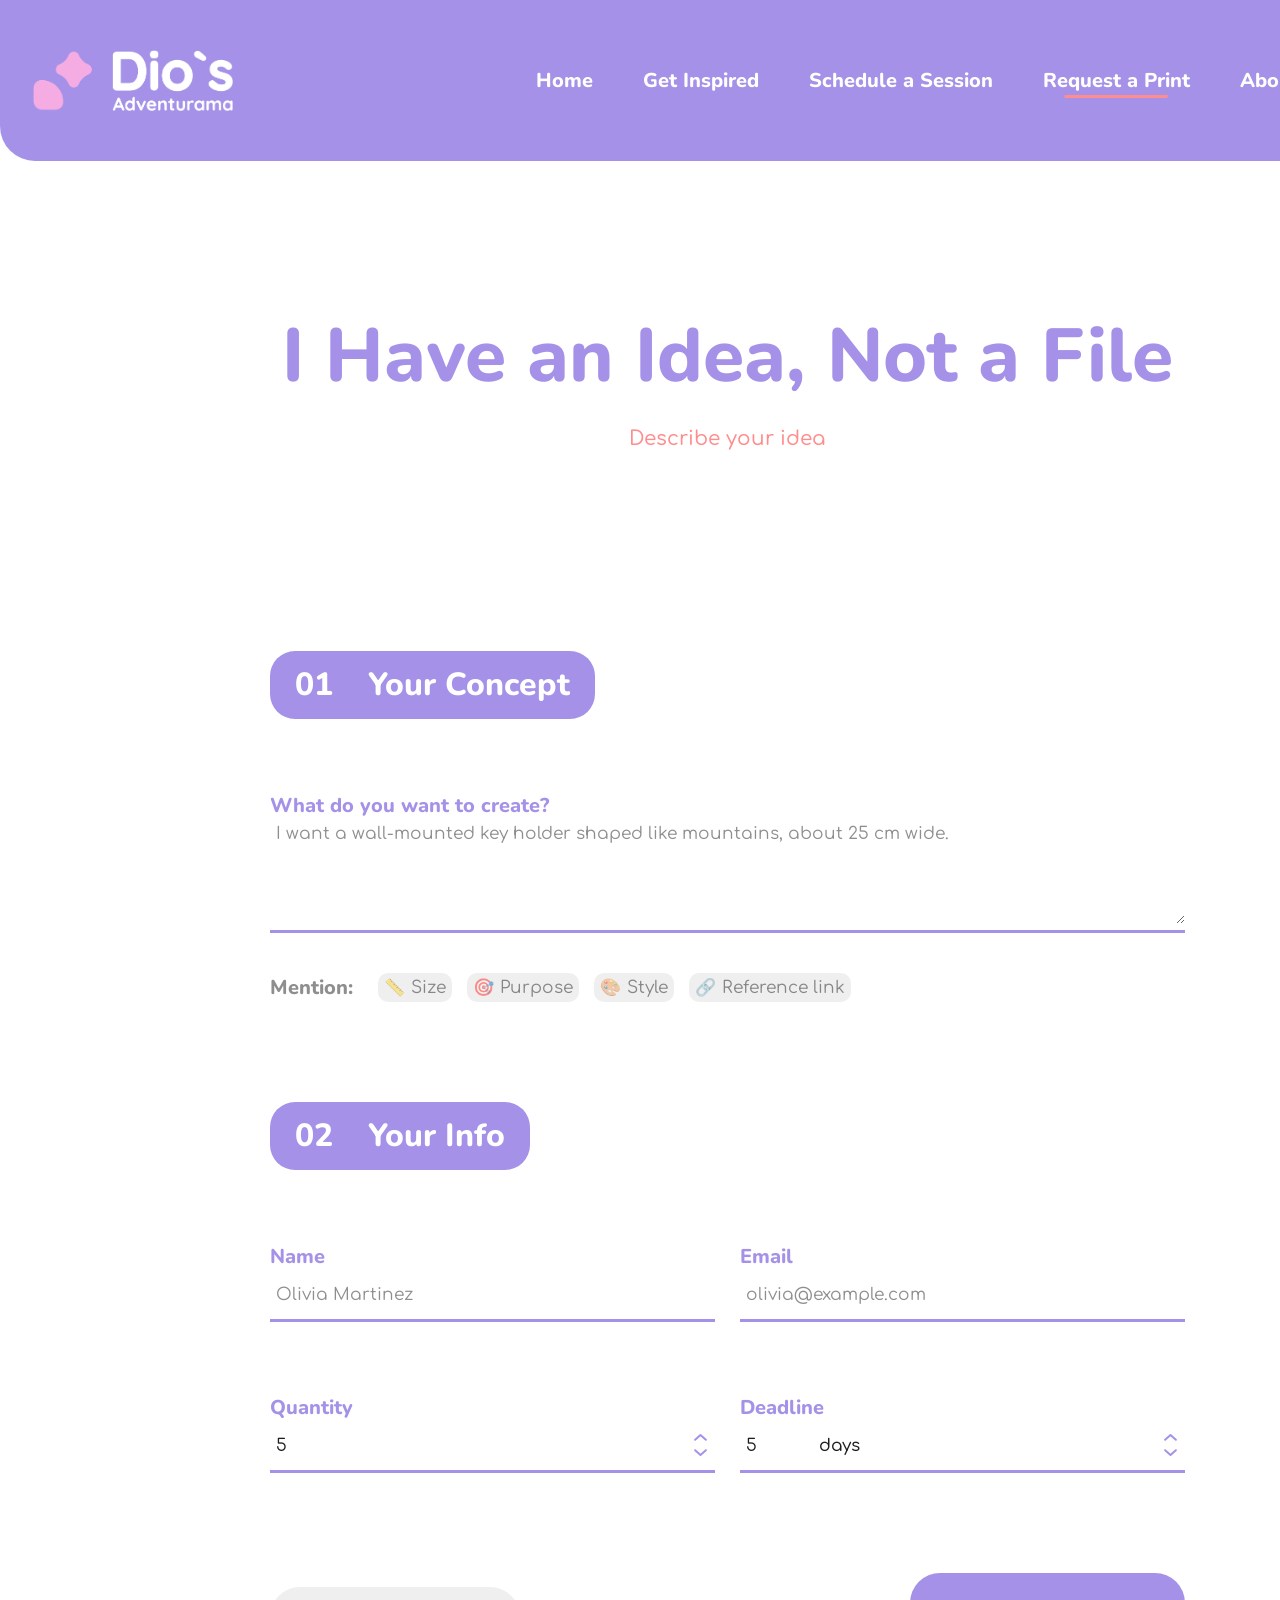
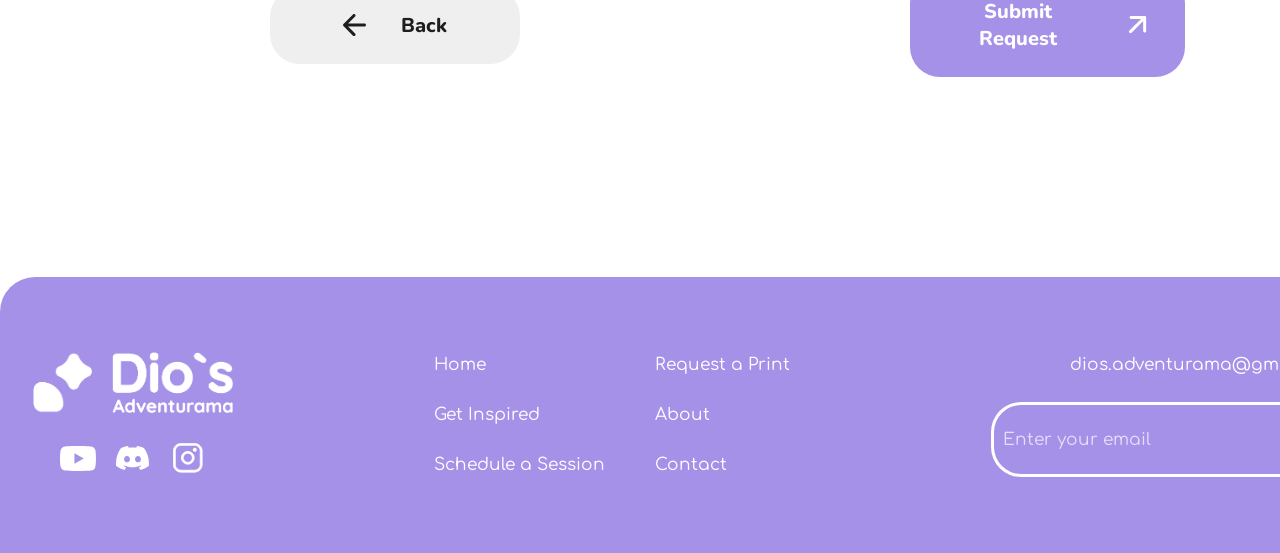
<file: i-have-an-idea.html>
<!doctype html>
<html lang="en">
<head>
  <meta charset="utf-8">
  <meta name="viewport" content="width=device-width, initial-scale=1">
  <title>DA | I Have an Idea</title>
  <link rel="preconnect" href="https://fonts.googleapis.com">
  <link rel="preconnect" href="https://fonts.gstatic.com" crossorigin>
  <link href="https://fonts.googleapis.com/css2?family=Comfortaa:wght@400;500&family=Nunito:wght@800&display=swap" rel="stylesheet">
  <link rel="stylesheet" href="styles.css">
</head>
<body class="upload-own-file-page">
  <header>
    <div class="menu">
      <div class="container">
        <a href="index.html">
          <img class="menu-logo" src="img/Primary_logo_T.png" alt="Dio's Adventurama" width="200" height="61">
        </a>
        <nav class="site-nav" aria-label="Primary">
          <a href="index.html">Home</a>
          <a href="get-inspired.html">Get Inspired</a>
          <a href="schedule-a-session.html">Schedule a Session</a>
          <a href="request-a-print.html">Request a Print</a>
          <a href="about.html">About</a>
          <a href="contact.html">Contact</a>
        </nav>
      </div>
    </div>
  </header>

  <main>
    <section class="hero">
      <div class="container">
        <div class="safe">
          <div class="hero-text">
            <h1>I Have an Idea, Not a File</h1>
            <p>Describe your idea</p>
          </div>
        </div>
      </div>
    </section>

    <section class="upload-form-section">
      <div class="container">
        <form class="upload-form safe" action="request-submitted.html" method="get">
          <div class="upload-step-file-row request-step">
            <div class="upload-step-pill">
              <h3>01</h3>
              <h3>Your Concept</h3>
            </div>

            <div class="idea-concept-content">
              <div class="upload-field">
                <label for="idea-concept"><h5>What do you want to create?</h5></label>
                <textarea id="idea-concept" name="concept" rows="3" placeholder="I want a wall-mounted key holder shaped like mountains, about 25 cm wide."></textarea>
                <div class="field-underline" aria-hidden="true"></div>
              </div>

              <div class="idea-mention">
                <h5>Mention:</h5>
                <div class="idea-mention-row">
                  <div class="idea-mention-chips">
                    <button class="idea-chip" type="button" data-insert-label="Size">
                      <span class="idea-chip-icon" aria-hidden="true">&#128207;</span>
                      <span class="text-small">Size</span>
                    </button>
                    <button class="idea-chip" type="button" data-insert-label="Purpose">
                      <span class="idea-chip-icon" aria-hidden="true">&#127919;</span>
                      <span class="text-small">Purpose</span>
                    </button>
                    <button class="idea-chip" type="button" data-insert-label="Style">
                      <span class="idea-chip-icon" aria-hidden="true">&#127912;</span>
                      <span class="text-small">Style</span>
                    </button>
                    <button class="idea-chip" type="button" data-insert-label="Reference link">
                      <span class="idea-chip-icon" aria-hidden="true">&#128279;</span>
                      <span class="text-small">Reference link</span>
                    </button>
                  </div>
                </div>
              </div>
            </div>
          </div>

          <div class="upload-step-details request-step">
            <div class="upload-step-pill">
              <h3>02</h3>
              <h3>Your Info</h3>
            </div>

            <div class="upload-details-content request-form-groups">
              <div class="upload-fields-row">
                <div class="upload-field">
                  <label for="idea-name"><h5>Name</h5></label>
                  <input id="idea-name" class="upload-control" type="text" name="name" placeholder="Olivia Martinez">
                  <div class="field-underline" aria-hidden="true"></div>
                </div>

                <div class="upload-field">
                  <label for="idea-email"><h5>Email</h5></label>
                  <input id="idea-email" class="upload-control" type="email" name="email" placeholder="olivia@example.com">
                  <div class="field-underline" aria-hidden="true"></div>
                </div>
              </div>

              <div class="upload-fields-row">
                <div class="upload-field">
                  <label for="idea-quantity"><h5>Quantity</h5></label>
                  <span class="upload-stepper">
                    <input id="idea-quantity" class="upload-control upload-stepper-input" type="number" name="quantity" min="1" value="5">
                    <span class="upload-stepper-buttons" aria-hidden="true">
                      <button class="upload-stepper-btn" type="button" data-step="up" data-target="idea-quantity" aria-label="Increase quantity">&#9650;</button>
                      <button class="upload-stepper-btn" type="button" data-step="down" data-target="idea-quantity" aria-label="Decrease quantity">&#9660;</button>
                    </span>
                  </span>
                  <div class="field-underline" aria-hidden="true"></div>
                </div>

                <div class="upload-field">
                  <label for="idea-deadline"><h5>Deadline</h5></label>
                  <div class="upload-deadline-wrap">
                    <span class="upload-deadline-left">
                      <input id="idea-deadline" class="upload-control upload-stepper-input" type="number" name="deadline_days" min="1" value="5">
                      <span class="upload-deadline-suffix">days</span>
                    </span>
                    <span class="upload-stepper-buttons" aria-hidden="true">
                      <button class="upload-stepper-btn" type="button" data-step="up" data-target="idea-deadline" aria-label="Increase deadline">&#9650;</button>
                      <button class="upload-stepper-btn" type="button" data-step="down" data-target="idea-deadline" aria-label="Decrease deadline">&#9660;</button>
                    </span>
                  </div>
                  <div class="field-underline" aria-hidden="true"></div>
                </div>
              </div>
            </div>
          </div>

          <div class="upload-actions-row">
            <a class="upload-back-btn" href="request-a-print.html">
              <svg width="23" height="23" viewBox="0 0 23 23" fill="none" xmlns="http://www.w3.org/2000/svg">
                <path d="M21.5 9.5459C22.3284 9.5459 23 10.2175 23 11.0459C23 11.8743 22.3284 12.5459 21.5 12.5459V11.0459V9.5459ZM0.43934 12.1066C-0.146447 11.5208 -0.146447 10.571 0.43934 9.98524L9.98528 0.439297C10.5711 -0.14649 11.5208 -0.14649 12.1066 0.439297C12.6924 1.02508 12.6924 1.97483 12.1066 2.56062L3.62133 11.0459L12.1066 19.5312C12.6924 20.117 12.6924 21.0667 12.1066 21.6525C11.5208 22.2383 10.5711 22.2383 9.98528 21.6525L0.43934 12.1066ZM21.5 11.0459V12.5459H1.5V11.0459V9.5459H21.5V11.0459Z" fill="#1E1E1E"/>
              </svg>
              <span>Back</span>
            </a>

            <button class="hero-primary upload-submit-btn" type="submit">
              <span>Submit Request</span>
              <svg width="18" height="18" viewBox="0 0 18 18" fill="none" xmlns="http://www.w3.org/2000/svg">
                <path d="M0.43934 14.5816C-0.146447 15.1673 -0.146447 16.1171 0.43934 16.7029C1.02513 17.2887 1.97487 17.2887 2.56066 16.7029L1.5 15.6422L0.43934 14.5816ZM17.1421 1.50008C17.1421 0.67165 16.4706 7.68366e-05 15.6421 7.71316e-05L2.14214 7.62887e-05C1.31371 7.62887e-05 0.642136 0.671649 0.642136 1.50008C0.642136 2.3285 1.31371 3.00008 2.14214 3.00008H14.1421V15.0001C14.1421 15.8285 14.8137 16.5001 15.6421 16.5001C16.4706 16.5001 17.1421 15.8285 17.1421 15.0001L17.1421 1.50008ZM1.5 15.6422L2.56066 16.7029L16.7028 2.56074L15.6421 1.50008L14.5815 0.439416L0.43934 14.5816L1.5 15.6422Z" fill="white"/>
              </svg>
            </button>
          </div>
        </form>
      </div>
    </section>
  </main>

  <footer class="footer">
    <div class="container">
      <div class="footer-row">
        <div class="footer-left">
          <img class="footer-logo" src="img/Primary_logo_TW.png" alt="Dio's Adventurama" width="200" height="61">
          <div class="footer-social" aria-label="Social links">
            <div class="footer-icon" aria-hidden="true">
              <svg width="36" height="25" viewBox="0 0 36 25" fill="none" xmlns="http://www.w3.org/2000/svg">
                <path d="M35.2677 3.93057C35.0628 3.17658 34.6624 2.48896 34.1063 1.93615C33.5503 1.38335 32.858 0.984634 32.0983 0.779701C29.2815 0.0125025 18.0125 1.35535e-05 18.0125 1.35535e-05C18.0125 1.35535e-05 6.74523 -0.0124761 3.92662 0.720823C3.16743 0.935187 2.47653 1.33954 1.92026 1.89506C1.364 2.45057 0.961037 3.13861 0.750072 3.8931C0.00719786 6.68713 2.6354e-06 12.4822 2.6354e-06 12.4822C2.6354e-06 12.4822 -0.00719222 18.3057 0.730286 21.0712C1.14399 22.6003 2.35813 23.8082 3.90144 24.2203C6.74703 24.9875 17.9855 25 17.9855 25C17.9855 25 29.2545 25.0125 32.0713 24.281C32.8313 24.0764 33.5242 23.6786 34.0817 23.1269C34.6391 22.5752 35.0417 21.8888 35.2497 21.1354C35.9943 18.3432 35.9997 12.55 35.9997 12.55C35.9997 12.55 36.0357 6.7246 35.2677 3.93057ZM14.4078 17.8508L14.4168 7.14567L23.7828 12.5071L14.4078 17.8508Z" fill="white"/>
              </svg>
            </div>
            <div class="footer-icon" aria-hidden="true">
              <svg width="33" height="24" viewBox="0 0 33 24" fill="none" xmlns="http://www.w3.org/2000/svg">
                <path d="M27.9358 1.98947C25.8325 1.06863 23.5771 0.390202 21.2188 0.00162817C21.1759 -0.00586516 21.133 0.0128682 21.1109 0.0503616C20.8208 0.542628 20.4994 1.18483 20.2745 1.68959C17.738 1.32727 15.2146 1.32727 12.7302 1.68959C12.5051 1.1736 12.1721 0.542628 11.8808 0.0503616C11.8587 0.0141216 11.8157 -0.00461183 11.7728 0.00162817C9.41586 0.388962 7.16039 1.06739 5.05577 1.98947C5.03755 1.99696 5.02195 2.00947 5.01158 2.02571C0.733413 8.12415 -0.438556 14.0727 0.136372 19.9475C0.138974 19.9763 0.155883 20.0037 0.179297 20.0212C3.00191 21.9991 5.73609 23.1997 8.4195 23.9956C8.46244 24.0081 8.50795 23.9932 8.53527 23.9593C9.17004 23.1323 9.73587 22.2603 10.221 21.3431C10.2497 21.2893 10.2223 21.2256 10.1638 21.2044C9.26629 20.8796 8.41169 20.4835 7.58962 20.0337C7.5246 19.9975 7.51938 19.9088 7.57921 19.8663C7.7522 19.7425 7.92524 19.6139 8.09044 19.484C8.12031 19.4603 8.16196 19.4552 8.19709 19.4701C13.5977 21.8229 19.4445 21.8229 24.7816 19.4701C24.8167 19.454 24.8583 19.4589 24.8895 19.4827C25.0547 19.6127 25.2278 19.7425 25.402 19.8663C25.4618 19.9088 25.458 19.9975 25.3929 20.0337C24.5708 20.4923 23.7162 20.8796 22.8174 21.2032C22.759 21.2244 22.7328 21.2893 22.7614 21.3431C23.2571 22.2589 23.8229 23.1311 24.446 23.9581C24.4719 23.9932 24.5188 24.0081 24.5617 23.9956C27.2581 23.1997 29.9923 21.9991 32.8149 20.0212C32.8396 20.0037 32.8553 19.9775 32.8579 19.9488C33.546 13.1568 31.7054 7.25707 27.9787 2.02695C27.9697 2.00947 27.9541 1.99696 27.9358 1.98947ZM11.0275 16.3704C9.40155 16.3704 8.06179 14.946 8.06179 13.1968C8.06179 11.4476 9.37556 10.0233 11.0275 10.0233C12.6924 10.0233 14.0192 11.4601 13.9932 13.1968C13.9932 14.946 12.6794 16.3704 11.0275 16.3704ZM21.9927 16.3704C20.3669 16.3704 19.0271 14.946 19.0271 13.1968C19.0271 11.4476 20.3408 10.0233 21.9927 10.0233C23.6577 10.0233 24.9844 11.4601 24.9584 13.1968C24.9584 14.946 23.6577 16.3704 21.9927 16.3704Z" fill="white"/>
              </svg>
            </div>
            <div class="footer-icon" aria-hidden="true">
              <svg width="30" height="30" viewBox="0 0 30 30" fill="none" xmlns="http://www.w3.org/2000/svg">
                <path d="M21.4768 0.399658C23.5095 0.399734 25.4593 1.20743 26.8967 2.64478C28.334 4.08216 29.1408 6.03197 29.1408 8.0647V21.4768C29.1407 23.5095 28.334 25.4594 26.8967 26.8967C25.4593 28.3341 23.5095 29.1408 21.4768 29.1409H8.06465C6.03192 29.1409 4.08211 28.3341 2.64473 26.8967C1.20738 25.4594 0.399685 23.5095 0.399609 21.4768V8.0647C0.399624 6.03191 1.20733 4.08217 2.64473 2.64478C4.08212 1.20738 6.03186 0.399673 8.06465 0.399658H21.4768ZM8.06465 2.31763C6.54045 2.31764 5.07894 2.92345 4.00117 4.00122C2.9234 5.07899 2.31759 6.5405 2.31758 8.0647V21.4768C2.31765 23.0009 2.92346 24.4626 4.00117 25.5403C5.07893 26.618 6.54051 27.2239 8.06465 27.2239H21.4768C23.0009 27.2238 24.4625 26.618 25.5402 25.5403C26.6179 24.4626 27.2238 23.0009 27.2238 21.4768V8.0647C27.2238 6.54056 26.6179 5.07898 25.5402 4.00122C24.4625 2.92351 23.0009 2.3177 21.4768 2.31763H8.06465Z" fill="white" stroke="white" stroke-width="0.8"/>
                <path d="M13.551 8.52271C14.7924 8.27576 16.0798 8.40258 17.2492 8.88696C18.4186 9.37135 19.418 10.1919 20.1213 11.2444C20.8245 12.2969 21.2004 13.5342 21.2004 14.8C21.1989 16.4969 20.5243 18.1246 19.3244 19.3245C18.1246 20.5243 16.4968 21.199 14.8 21.2004C13.5342 21.2004 12.2968 20.8246 11.2443 20.1213C10.1919 19.4181 9.3713 18.4187 8.88691 17.2493C8.40253 16.0798 8.27571 14.7925 8.52266 13.551C8.76965 12.3097 9.37964 11.1696 10.2746 10.2747C11.1696 9.37969 12.3096 8.7697 13.551 8.52271ZM14.8 10.2336C13.8957 10.2336 13.0118 10.5017 12.26 11.0042C11.508 11.5067 10.9213 12.2212 10.5754 13.0569C10.2296 13.8924 10.1399 14.8117 10.3166 15.6985C10.4934 16.5853 10.9289 17.4002 11.5686 18.0393C12.2084 18.6785 13.0242 19.1134 13.9113 19.2893C14.7984 19.4651 15.7177 19.3743 16.5529 19.0276C17.3881 18.6809 18.102 18.0944 18.6037 17.342C19.1055 16.5896 19.3722 15.7045 19.3713 14.8C19.3699 13.588 18.8885 12.4257 18.0314 11.5686C17.2189 10.7561 16.132 10.282 14.9885 10.2336H14.8Z" fill="white" stroke="white" stroke-width="0.8"/>
                <path d="M21.8 8.80005C21.4044 8.80005 21.0178 8.68275 20.6889 8.46299C20.36 8.24322 20.1036 7.93087 19.9522 7.56542C19.8009 7.19996 19.7613 6.79783 19.8384 6.40987C19.9156 6.02191 20.1061 5.66554 20.3858 5.38584C20.6655 5.10613 21.0219 4.91565 21.4098 4.83848C21.7978 4.76131 22.1999 4.80092 22.5654 4.95229C22.9308 5.10367 23.2432 5.36001 23.4629 5.68891C23.6827 6.01781 23.8 6.40449 23.8 6.80005C23.8 7.33048 23.5893 7.83919 23.2142 8.21426C22.8391 8.58934 22.3304 8.80005 21.8 8.80005Z" fill="white"/>
              </svg>
            </div>
          </div>
        </div>
        <nav class="footer-nav" aria-label="Footer menu">
          <div class="footer-nav-group">
            <a class="button" href="index.html">Home</a>
            <a class="button" href="get-inspired.html">Get Inspired</a>
            <a class="button" href="schedule-a-session.html">Schedule a Session</a>
          </div>
          <div class="footer-nav-group">
            <a class="button" href="request-a-print.html">Request a Print</a>
            <a class="button" href="about.html">About</a>
            <a class="button" href="contact.html">Contact</a>
          </div>
        </nav>
        <div class="footer-right">
          <a class="footer-email" href="mailto:dios.adventurama@gmail.com">dios.adventurama@gmail.com</a>
          <form class="footer-subscribe" action="#" method="post">
            <label class="sr-only" for="subscribe-email-footer">Email</label>
            <input id="subscribe-email-footer" class="footer-subscribe-input subscribe-input text-small" name="email" type="email" required autocomplete="email" placeholder="Enter your email">
            <button class="button footer-subscribe-btn subscribe-btn" type="submit" aria-label="Subscribe">
              <svg width="23" height="23" viewBox="0 0 23 23" fill="none" xmlns="http://www.w3.org/2000/svg">
                <path d="M1.5 9.5459C0.671573 9.5459 0 10.2175 0 11.0459C0 11.8743 0.671573 12.5459 1.5 12.5459V11.0459V9.5459ZM22.5607 12.1066C23.1464 11.5208 23.1464 10.571 22.5607 9.98524L13.0147 0.439297C12.4289 -0.14649 11.4792 -0.14649 10.8934 0.439297C10.3076 1.02508 10.3076 1.97483 10.8934 2.56062L19.3787 11.0459L10.8934 19.5312C10.3076 20.117 10.3076 21.0667 10.8934 21.6525C11.4792 22.2383 12.4289 22.2383 13.0147 21.6525L22.5607 12.1066ZM1.5 11.0459V12.5459H21.5V11.0459V9.5459H1.5V11.0459Z" fill="#A592E8"/>
              </svg>
            </button>
          </form>
        </div>
      </div>
    </div>
  </footer>

  <script src="upload-your-own-file.js" defer></script>
  <script src="scroll-animations.js" defer></script>
</body>
</html>
</file>
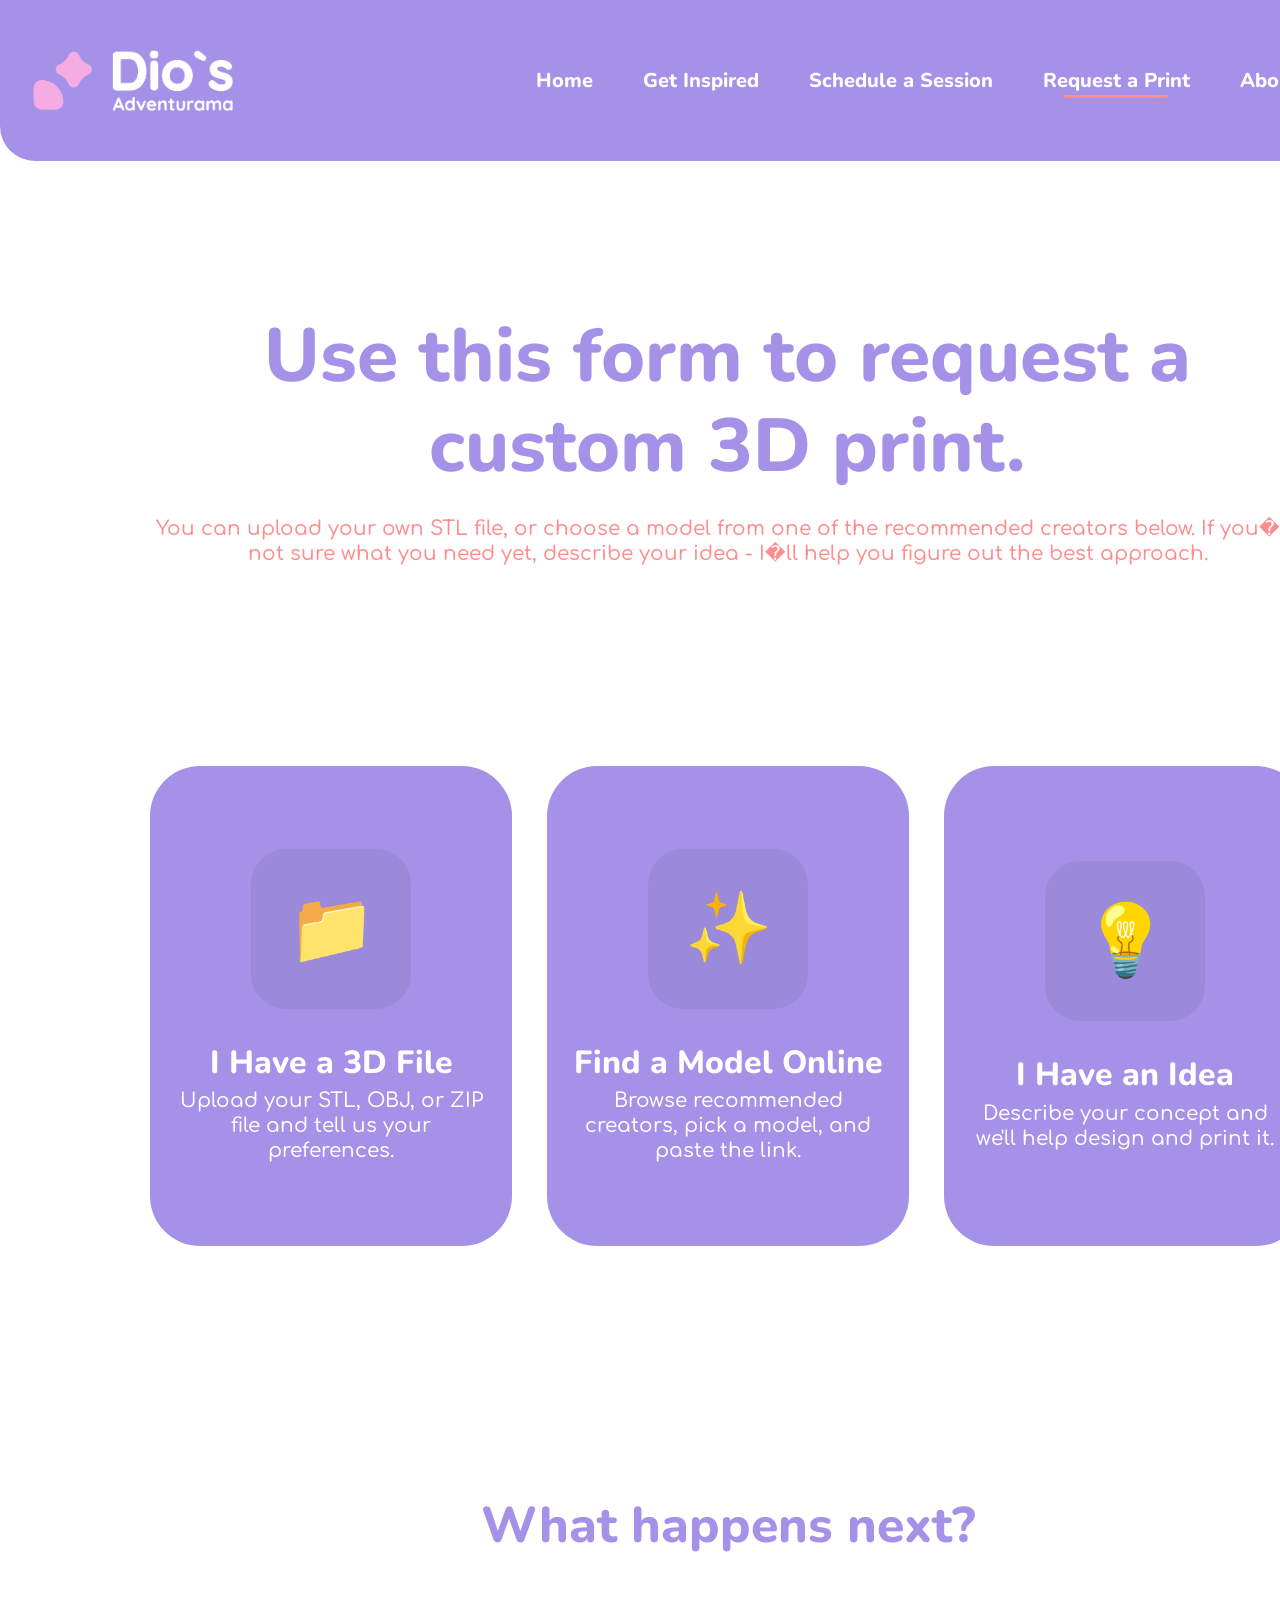
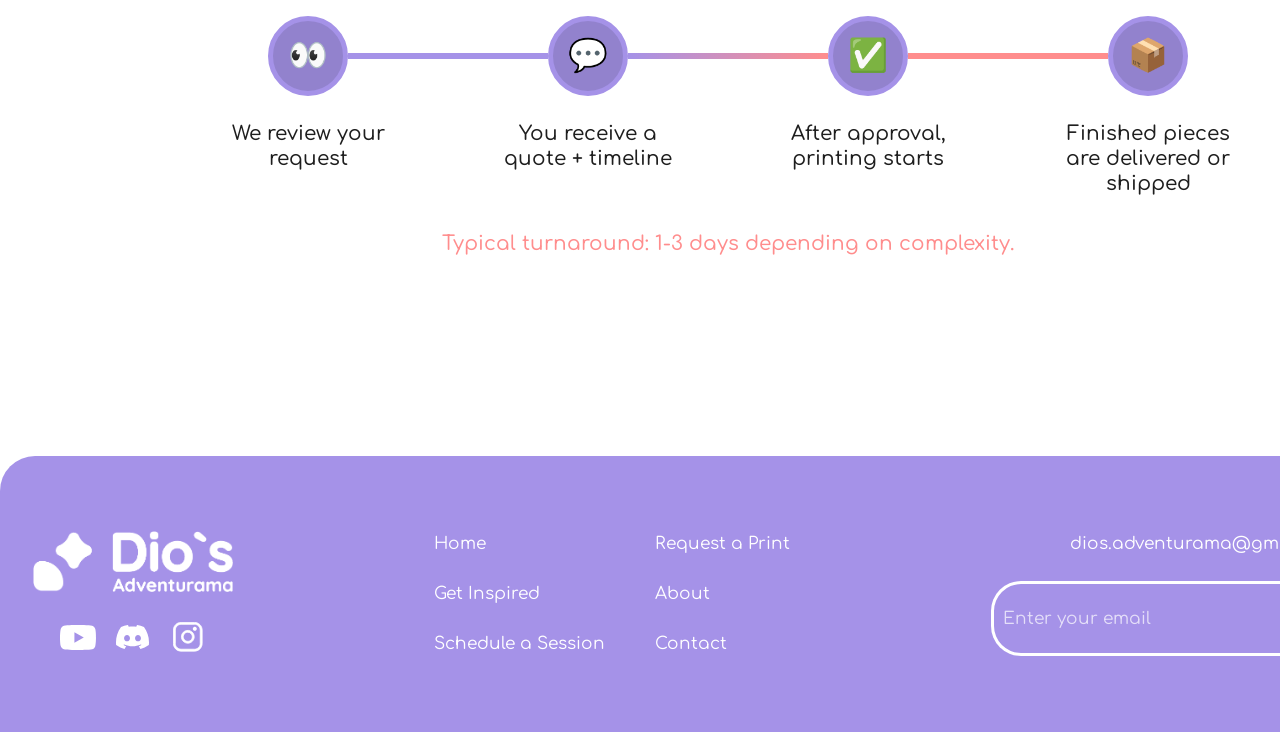
<file: request-a-print.html>
<!doctype html>
<html lang="en">
<head>
  <meta charset="utf-8">
  <meta name="viewport" content="width=device-width, initial-scale=1">
  <title>DA | Request a Print</title>
  <link rel="preconnect" href="https://fonts.googleapis.com">
  <link rel="preconnect" href="https://fonts.gstatic.com" crossorigin>
  <link href="https://fonts.googleapis.com/css2?family=Comfortaa:wght@400;500&family=Nunito:wght@800&display=swap" rel="stylesheet">
  <link rel="stylesheet" href="styles.css">
</head>
<body>
  <header>
    <div class="menu">
      <div class="container">
        <a href="index.html">
          <img class="menu-logo" src="img/Primary_logo_T.png" alt="Dio's Adventurama" width="200" height="61">
        </a>
        <nav class="site-nav" aria-label="Primary">
          <a href="index.html">Home</a>
          <a href="get-inspired.html">Get Inspired</a>
          <a href="schedule-a-session.html">Schedule a Session</a>
          <a class="active" href="request-a-print.html">Request a Print</a>
          <a href="about.html">About</a>
          <a href="contact.html">Contact</a>
        </nav>
      </div>
    </div>
  </header>
  <main>
    <section class="hero">
      <div class="container">
        <div class="safe">
          <div class="hero-text">
            <h1>Use this form to request a custom 3D print.</h1>
            <p>You can upload your own STL file, or choose a model from one of the recommended creators below.
If you�re not sure what you need yet, describe your idea - I�ll help you figure out the best approach.</p>
          </div>
        </div>
      </div>
    </section>

    <section class="print-options">
      <div class="container">
        <div class="safe">
          <div class="print-options-row">
            <a class="print-option-card print-option-card-link" href="upload-your-own-file.html">
              <div class="print-option-icon" aria-hidden="true">&#128193;</div>
              <div class="print-option-text">
                <h3>I Have a 3D File</h3>
                <p>Upload your STL, OBJ, or ZIP file and tell us your preferences.</p>
              </div>
            </a>

            <a class="print-option-card print-option-card-link" href="find-model-online.html">
              <div class="print-option-icon" aria-hidden="true">&#10024;</div>
              <div class="print-option-text">
                <h3>Find a Model Online</h3>
                <p>Browse recommended creators, pick a model, and paste the link.</p>
              </div>
            </a>

            <a class="print-option-card print-option-card-link" href="i-have-an-idea.html">
              <div class="print-option-icon" aria-hidden="true">&#128161;</div>
              <div class="print-option-text">
                <h3>I Have an Idea</h3>
                <p>Describe your concept and we'll help design and print it.</p>
              </div>
            </a>
          </div>
        </div>
      </div>
    </section>

    <section class="next-steps">
      <div class="container">
        <div class="safe">
          <div class="next-steps-inner">
            <h2>What happens next?</h2>

            <div class="next-steps-center">
              <div class="next-steps-icons-row">
                <div class="next-steps-circle" aria-hidden="true">&#128064;</div>
                <div class="next-steps-line next-steps-line-1" aria-hidden="true"></div>
                <div class="next-steps-circle" aria-hidden="true">&#128172;</div>
                <div class="next-steps-line next-steps-line-2" aria-hidden="true"></div>
                <div class="next-steps-circle" aria-hidden="true">&#9989;</div>
                <div class="next-steps-line next-steps-line-3" aria-hidden="true"></div>
                <div class="next-steps-circle" aria-hidden="true">&#128230;</div>
              </div>

              <div class="next-steps-captions">
                <div class="next-steps-caption">
                  <p>We review your request</p>
                </div>
                <div class="next-steps-caption">
                  <p>You receive a quote + timeline</p>
                </div>
                <div class="next-steps-caption">
                  <p>After approval, printing starts</p>
                </div>
                <div class="next-steps-caption">
                  <p>Finished pieces are delivered or shipped</p>
                </div>
              </div>
            </div>

            <p class="next-steps-note">Typical turnaround: 1-3 days depending on complexity.</p>
          </div>
        </div>
      </div>
    </section>
  </main>
<footer class="footer">
    <div class="container">
      <div class="footer-row">
        <div class="footer-left">
          <img class="footer-logo" src="img/Primary_logo_TW.png" alt="Dio's Adventurama" width="200" height="61">
          <div class="footer-social" aria-label="Social links">
            <div class="footer-icon" aria-hidden="true">
              <svg width="36" height="25" viewBox="0 0 36 25" fill="none" xmlns="http://www.w3.org/2000/svg">
                <path d="M35.2677 3.93057C35.0628 3.17658 34.6624 2.48896 34.1063 1.93615C33.5503 1.38335 32.858 0.984634 32.0983 0.779701C29.2815 0.0125025 18.0125 1.35535e-05 18.0125 1.35535e-05C18.0125 1.35535e-05 6.74523 -0.0124761 3.92662 0.720823C3.16743 0.935187 2.47653 1.33954 1.92026 1.89506C1.364 2.45057 0.961037 3.13861 0.750072 3.8931C0.00719786 6.68713 2.6354e-06 12.4822 2.6354e-06 12.4822C2.6354e-06 12.4822 -0.00719222 18.3057 0.730286 21.0712C1.14399 22.6003 2.35813 23.8082 3.90144 24.2203C6.74703 24.9875 17.9855 25 17.9855 25C17.9855 25 29.2545 25.0125 32.0713 24.281C32.8313 24.0764 33.5242 23.6786 34.0817 23.1269C34.6391 22.5752 35.0417 21.8888 35.2497 21.1354C35.9943 18.3432 35.9997 12.55 35.9997 12.55C35.9997 12.55 36.0357 6.7246 35.2677 3.93057ZM14.4078 17.8508L14.4168 7.14567L23.7828 12.5071L14.4078 17.8508Z" fill="white"/>
              </svg>
            </div>
            <div class="footer-icon" aria-hidden="true">
              <svg width="33" height="24" viewBox="0 0 33 24" fill="none" xmlns="http://www.w3.org/2000/svg">
                <path d="M27.9358 1.98947C25.8325 1.06863 23.5771 0.390202 21.2188 0.00162817C21.1759 -0.00586516 21.133 0.0128682 21.1109 0.0503616C20.8208 0.542628 20.4994 1.18483 20.2745 1.68959C17.738 1.32727 15.2146 1.32727 12.7302 1.68959C12.5051 1.1736 12.1721 0.542628 11.8808 0.0503616C11.8587 0.0141216 11.8157 -0.00461183 11.7728 0.00162817C9.41586 0.388962 7.16039 1.06739 5.05577 1.98947C5.03755 1.99696 5.02195 2.00947 5.01158 2.02571C0.733413 8.12415 -0.438556 14.0727 0.136372 19.9475C0.138974 19.9763 0.155883 20.0037 0.179297 20.0212C3.00191 21.9991 5.73609 23.1997 8.4195 23.9956C8.46244 24.0081 8.50795 23.9932 8.53527 23.9593C9.17004 23.1323 9.73587 22.2603 10.221 21.3431C10.2497 21.2893 10.2223 21.2256 10.1638 21.2044C9.26629 20.8796 8.41169 20.4835 7.58962 20.0337C7.5246 19.9975 7.51938 19.9088 7.57921 19.8663C7.7522 19.7425 7.92524 19.6139 8.09044 19.484C8.12031 19.4603 8.16196 19.4552 8.19709 19.4701C13.5977 21.8229 19.4445 21.8229 24.7816 19.4701C24.8167 19.454 24.8583 19.4589 24.8895 19.4827C25.0547 19.6127 25.2278 19.7425 25.402 19.8663C25.4618 19.9088 25.458 19.9975 25.3929 20.0337C24.5708 20.4923 23.7162 20.8796 22.8174 21.2032C22.759 21.2244 22.7328 21.2893 22.7614 21.3431C23.2571 22.2589 23.8229 23.1311 24.446 23.9581C24.4719 23.9932 24.5188 24.0081 24.5617 23.9956C27.2581 23.1997 29.9923 21.9991 32.8149 20.0212C32.8396 20.0037 32.8553 19.9775 32.8579 19.9488C33.546 13.1568 31.7054 7.25707 27.9787 2.02695C27.9697 2.00947 27.9541 1.99696 27.9358 1.98947ZM11.0275 16.3704C9.40155 16.3704 8.06179 14.946 8.06179 13.1968C8.06179 11.4476 9.37556 10.0233 11.0275 10.0233C12.6924 10.0233 14.0192 11.4601 13.9932 13.1968C13.9932 14.946 12.6794 16.3704 11.0275 16.3704ZM21.9927 16.3704C20.3669 16.3704 19.0271 14.946 19.0271 13.1968C19.0271 11.4476 20.3408 10.0233 21.9927 10.0233C23.6577 10.0233 24.9844 11.4601 24.9584 13.1968C24.9584 14.946 23.6577 16.3704 21.9927 16.3704Z" fill="white"/>
              </svg>
            </div>
            <div class="footer-icon" aria-hidden="true">
              <svg width="30" height="30" viewBox="0 0 30 30" fill="none" xmlns="http://www.w3.org/2000/svg">
                <path d="M21.4768 0.399658C23.5095 0.399734 25.4593 1.20743 26.8967 2.64478C28.334 4.08216 29.1408 6.03197 29.1408 8.0647V21.4768C29.1407 23.5095 28.334 25.4594 26.8967 26.8967C25.4593 28.3341 23.5095 29.1408 21.4768 29.1409H8.06465C6.03192 29.1409 4.08211 28.3341 2.64473 26.8967C1.20738 25.4594 0.399685 23.5095 0.399609 21.4768V8.0647C0.399624 6.03191 1.20733 4.08217 2.64473 2.64478C4.08212 1.20738 6.03186 0.399673 8.06465 0.399658H21.4768ZM8.06465 2.31763C6.54045 2.31764 5.07894 2.92345 4.00117 4.00122C2.9234 5.07899 2.31759 6.5405 2.31758 8.0647V21.4768C2.31765 23.0009 2.92346 24.4626 4.00117 25.5403C5.07893 26.618 6.54051 27.2239 8.06465 27.2239H21.4768C23.0009 27.2238 24.4625 26.618 25.5402 25.5403C26.6179 24.4626 27.2238 23.0009 27.2238 21.4768V8.0647C27.2238 6.54056 26.6179 5.07898 25.5402 4.00122C24.4625 2.92351 23.0009 2.3177 21.4768 2.31763H8.06465Z" fill="white" stroke="white" stroke-width="0.8"/>
                <path d="M13.551 8.52271C14.7924 8.27576 16.0798 8.40258 17.2492 8.88696C18.4186 9.37135 19.418 10.1919 20.1213 11.2444C20.8245 12.2969 21.2004 13.5342 21.2004 14.8C21.1989 16.4969 20.5243 18.1246 19.3244 19.3245C18.1246 20.5243 16.4968 21.199 14.8 21.2004C13.5342 21.2004 12.2968 20.8246 11.2443 20.1213C10.1919 19.4181 9.3713 18.4187 8.88691 17.2493C8.40253 16.0798 8.27571 14.7925 8.52266 13.551C8.76965 12.3097 9.37964 11.1696 10.2746 10.2747C11.1696 9.37969 12.3096 8.7697 13.551 8.52271ZM14.8 10.2336C13.8957 10.2336 13.0118 10.5017 12.26 11.0042C11.508 11.5067 10.9213 12.2212 10.5754 13.0569C10.2296 13.8924 10.1399 14.8117 10.3166 15.6985C10.4934 16.5853 10.9289 17.4002 11.5686 18.0393C12.2084 18.6785 13.0242 19.1134 13.9113 19.2893C14.7984 19.4651 15.7177 19.3743 16.5529 19.0276C17.3881 18.6809 18.102 18.0944 18.6037 17.342C19.1055 16.5896 19.3722 15.7045 19.3713 14.8C19.3699 13.588 18.8885 12.4257 18.0314 11.5686C17.2189 10.7561 16.132 10.282 14.9885 10.2336H14.8Z" fill="white" stroke="white" stroke-width="0.8"/>
                <path d="M21.8 8.80005C21.4044 8.80005 21.0178 8.68275 20.6889 8.46299C20.36 8.24322 20.1036 7.93087 19.9522 7.56542C19.8009 7.19996 19.7613 6.79783 19.8384 6.40987C19.9156 6.02191 20.1061 5.66554 20.3858 5.38584C20.6655 5.10613 21.0219 4.91565 21.4098 4.83848C21.7978 4.76131 22.1999 4.80092 22.5654 4.95229C22.9308 5.10367 23.2432 5.36001 23.4629 5.68891C23.6827 6.01781 23.8 6.40449 23.8 6.80005C23.8 7.33048 23.5893 7.83919 23.2142 8.21426C22.8391 8.58934 22.3304 8.80005 21.8 8.80005Z" fill="white"/>
              </svg>
            </div>
          </div>
        </div>
        <nav class="footer-nav" aria-label="Footer menu">
          <div class="footer-nav-group">
            <a class="button" href="index.html">Home</a>
            <a class="button" href="get-inspired.html">Get Inspired</a>
            <a class="button" href="schedule-a-session.html">Schedule a Session</a>
          </div>
          <div class="footer-nav-group">
            <a class="button" href="request-a-print.html">Request a Print</a>
            <a class="button" href="about.html">About</a>
            <a class="button" href="contact.html">Contact</a>
          </div>
        </nav>
        <div class="footer-right">
          <a class="footer-email" href="mailto:dios.adventurama@gmail.com">dios.adventurama@gmail.com</a>
          <form class="footer-subscribe" action="#" method="post">
            <label class="sr-only" for="subscribe-email-footer">Email</label>
            <input id="subscribe-email-footer" class="footer-subscribe-input subscribe-input text-small" name="email" type="email" required autocomplete="email" placeholder="Enter your email">
            <button class="button footer-subscribe-btn subscribe-btn" type="submit" aria-label="Subscribe">
              <svg width="23" height="23" viewBox="0 0 23 23" fill="none" xmlns="http://www.w3.org/2000/svg">
                <path d="M1.5 9.5459C0.671573 9.5459 0 10.2175 0 11.0459C0 11.8743 0.671573 12.5459 1.5 12.5459V11.0459V9.5459ZM22.5607 12.1066C23.1464 11.5208 23.1464 10.571 22.5607 9.98524L13.0147 0.439297C12.4289 -0.14649 11.4792 -0.14649 10.8934 0.439297C10.3076 1.02508 10.3076 1.97483 10.8934 2.56062L19.3787 11.0459L10.8934 19.5312C10.3076 20.117 10.3076 21.0667 10.8934 21.6525C11.4792 22.2383 12.4289 22.2383 13.0147 21.6525L22.5607 12.1066ZM1.5 11.0459V12.5459H21.5V11.0459V9.5459H1.5V11.0459Z" fill="#A592E8"/>
              </svg>
            </button>
          </form>
        </div>
      </div>
    </div>
  </footer>
  <script src="scroll-animations.js" defer></script>
</body>
</html>
</file>
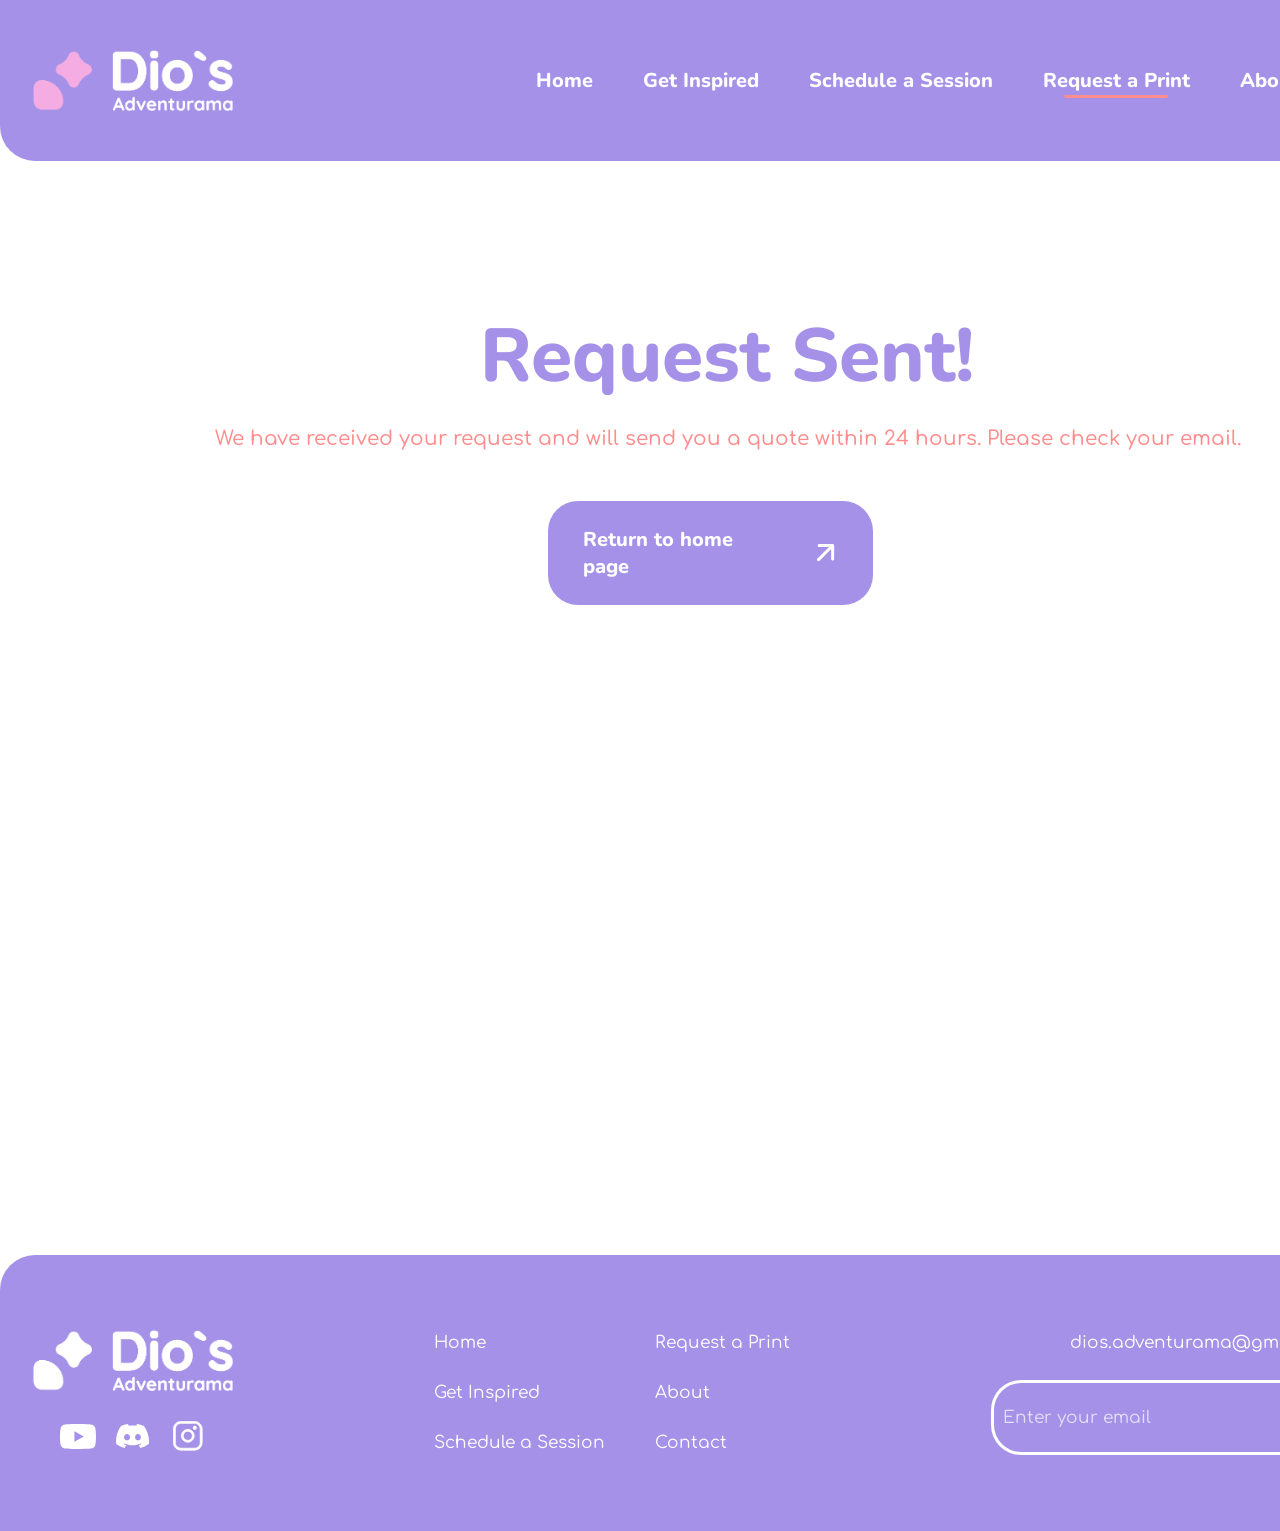
<file: request-submitted.html>
<!doctype html>
<html lang="en">
<head>
  <meta charset="utf-8">
  <meta name="viewport" content="width=device-width, initial-scale=1">
  <title>DA | Request Submitted</title>
  <link rel="preconnect" href="https://fonts.googleapis.com">
  <link rel="preconnect" href="https://fonts.gstatic.com" crossorigin>
  <link href="https://fonts.googleapis.com/css2?family=Comfortaa:wght@400;500&family=Nunito:wght@800&display=swap" rel="stylesheet">
  <link rel="stylesheet" href="styles.css">
</head>
<body class="request-submitted-page">
  <header>
    <div class="menu">
      <div class="container">
        <a href="index.html">
          <img class="menu-logo" src="img/Primary_logo_T.png" alt="Dio's Adventurama" width="200" height="61">
        </a>
        <nav class="site-nav" aria-label="Primary">
          <a href="index.html">Home</a>
          <a href="get-inspired.html">Get Inspired</a>
          <a href="schedule-a-session.html">Schedule a Session</a>
          <a href="request-a-print.html">Request a Print</a>
          <a href="about.html">About</a>
          <a href="contact.html">Contact</a>
        </nav>
      </div>
    </div>
  </header>
  <main>
    <section class="hero">
      <div class="container">
        <div class="safe">
          <div class="hero-text">
            <h1>Request Sent!</h1>
            <p>We have received your request and will send you a quote within 24 hours. Please check your email.</p>
          </div>
          <div class="hero-actions">
            <a class="button hero-primary" href="index.html">
              Return to home page
              <svg width="18" height="18" viewBox="0 0 18 18" fill="none" xmlns="http://www.w3.org/2000/svg">
                <path d="M0.43934 14.5816C-0.146447 15.1673 -0.146447 16.1171 0.43934 16.7029C1.02513 17.2887 1.97487 17.2887 2.56066 16.7029L1.5 15.6422L0.43934 14.5816ZM17.1421 1.50008C17.1421 0.67165 16.4706 7.68366e-05 15.6421 7.71316e-05L2.14214 7.62887e-05C1.31371 7.62887e-05 0.642136 0.671649 0.642136 1.50008C0.642136 2.3285 1.31371 3.00008 2.14214 3.00008H14.1421V15.0001C14.1421 15.8285 14.8137 16.5001 15.6421 16.5001C16.4706 16.5001 17.1421 15.8285 17.1421 15.0001L17.1421 1.50008ZM1.5 15.6422L2.56066 16.7029L16.7028 2.56074L15.6421 1.50008L14.5815 0.439416L0.43934 14.5816L1.5 15.6422Z" fill="white"/>
              </svg>
            </a>
          </div>
        </div>
      </div>
    </section>
  </main>
<footer class="footer">
    <div class="container">
      <div class="footer-row">
        <div class="footer-left">
          <img class="footer-logo" src="img/Primary_logo_TW.png" alt="Dio's Adventurama" width="200" height="61">
          <div class="footer-social" aria-label="Social links">
            <div class="footer-icon" aria-hidden="true">
              <svg width="36" height="25" viewBox="0 0 36 25" fill="none" xmlns="http://www.w3.org/2000/svg">
                <path d="M35.2677 3.93057C35.0628 3.17658 34.6624 2.48896 34.1063 1.93615C33.5503 1.38335 32.858 0.984634 32.0983 0.779701C29.2815 0.0125025 18.0125 1.35535e-05 18.0125 1.35535e-05C18.0125 1.35535e-05 6.74523 -0.0124761 3.92662 0.720823C3.16743 0.935187 2.47653 1.33954 1.92026 1.89506C1.364 2.45057 0.961037 3.13861 0.750072 3.8931C0.00719786 6.68713 2.6354e-06 12.4822 2.6354e-06 12.4822C2.6354e-06 12.4822 -0.00719222 18.3057 0.730286 21.0712C1.14399 22.6003 2.35813 23.8082 3.90144 24.2203C6.74703 24.9875 17.9855 25 17.9855 25C17.9855 25 29.2545 25.0125 32.0713 24.281C32.8313 24.0764 33.5242 23.6786 34.0817 23.1269C34.6391 22.5752 35.0417 21.8888 35.2497 21.1354C35.9943 18.3432 35.9997 12.55 35.9997 12.55C35.9997 12.55 36.0357 6.7246 35.2677 3.93057ZM14.4078 17.8508L14.4168 7.14567L23.7828 12.5071L14.4078 17.8508Z" fill="white"/>
              </svg>
            </div>
            <div class="footer-icon" aria-hidden="true">
              <svg width="33" height="24" viewBox="0 0 33 24" fill="none" xmlns="http://www.w3.org/2000/svg">
                <path d="M27.9358 1.98947C25.8325 1.06863 23.5771 0.390202 21.2188 0.00162817C21.1759 -0.00586516 21.133 0.0128682 21.1109 0.0503616C20.8208 0.542628 20.4994 1.18483 20.2745 1.68959C17.738 1.32727 15.2146 1.32727 12.7302 1.68959C12.5051 1.1736 12.1721 0.542628 11.8808 0.0503616C11.8587 0.0141216 11.8157 -0.00461183 11.7728 0.00162817C9.41586 0.388962 7.16039 1.06739 5.05577 1.98947C5.03755 1.99696 5.02195 2.00947 5.01158 2.02571C0.733413 8.12415 -0.438556 14.0727 0.136372 19.9475C0.138974 19.9763 0.155883 20.0037 0.179297 20.0212C3.00191 21.9991 5.73609 23.1997 8.4195 23.9956C8.46244 24.0081 8.50795 23.9932 8.53527 23.9593C9.17004 23.1323 9.73587 22.2603 10.221 21.3431C10.2497 21.2893 10.2223 21.2256 10.1638 21.2044C9.26629 20.8796 8.41169 20.4835 7.58962 20.0337C7.5246 19.9975 7.51938 19.9088 7.57921 19.8663C7.7522 19.7425 7.92524 19.6139 8.09044 19.484C8.12031 19.4603 8.16196 19.4552 8.19709 19.4701C13.5977 21.8229 19.4445 21.8229 24.7816 19.4701C24.8167 19.454 24.8583 19.4589 24.8895 19.4827C25.0547 19.6127 25.2278 19.7425 25.402 19.8663C25.4618 19.9088 25.458 19.9975 25.3929 20.0337C24.5708 20.4923 23.7162 20.8796 22.8174 21.2032C22.759 21.2244 22.7328 21.2893 22.7614 21.3431C23.2571 22.2589 23.8229 23.1311 24.446 23.9581C24.4719 23.9932 24.5188 24.0081 24.5617 23.9956C27.2581 23.1997 29.9923 21.9991 32.8149 20.0212C32.8396 20.0037 32.8553 19.9775 32.8579 19.9488C33.546 13.1568 31.7054 7.25707 27.9787 2.02695C27.9697 2.00947 27.9541 1.99696 27.9358 1.98947ZM11.0275 16.3704C9.40155 16.3704 8.06179 14.946 8.06179 13.1968C8.06179 11.4476 9.37556 10.0233 11.0275 10.0233C12.6924 10.0233 14.0192 11.4601 13.9932 13.1968C13.9932 14.946 12.6794 16.3704 11.0275 16.3704ZM21.9927 16.3704C20.3669 16.3704 19.0271 14.946 19.0271 13.1968C19.0271 11.4476 20.3408 10.0233 21.9927 10.0233C23.6577 10.0233 24.9844 11.4601 24.9584 13.1968C24.9584 14.946 23.6577 16.3704 21.9927 16.3704Z" fill="white"/>
              </svg>
            </div>
            <div class="footer-icon" aria-hidden="true">
              <svg width="30" height="30" viewBox="0 0 30 30" fill="none" xmlns="http://www.w3.org/2000/svg">
                <path d="M21.4768 0.399658C23.5095 0.399734 25.4593 1.20743 26.8967 2.64478C28.334 4.08216 29.1408 6.03197 29.1408 8.0647V21.4768C29.1407 23.5095 28.334 25.4594 26.8967 26.8967C25.4593 28.3341 23.5095 29.1408 21.4768 29.1409H8.06465C6.03192 29.1409 4.08211 28.3341 2.64473 26.8967C1.20738 25.4594 0.399685 23.5095 0.399609 21.4768V8.0647C0.399624 6.03191 1.20733 4.08217 2.64473 2.64478C4.08212 1.20738 6.03186 0.399673 8.06465 0.399658H21.4768ZM8.06465 2.31763C6.54045 2.31764 5.07894 2.92345 4.00117 4.00122C2.9234 5.07899 2.31759 6.5405 2.31758 8.0647V21.4768C2.31765 23.0009 2.92346 24.4626 4.00117 25.5403C5.07893 26.618 6.54051 27.2239 8.06465 27.2239H21.4768C23.0009 27.2238 24.4625 26.618 25.5402 25.5403C26.6179 24.4626 27.2238 23.0009 27.2238 21.4768V8.0647C27.2238 6.54056 26.6179 5.07898 25.5402 4.00122C24.4625 2.92351 23.0009 2.3177 21.4768 2.31763H8.06465Z" fill="white" stroke="white" stroke-width="0.8"/>
                <path d="M13.551 8.52271C14.7924 8.27576 16.0798 8.40258 17.2492 8.88696C18.4186 9.37135 19.418 10.1919 20.1213 11.2444C20.8245 12.2969 21.2004 13.5342 21.2004 14.8C21.1989 16.4969 20.5243 18.1246 19.3244 19.3245C18.1246 20.5243 16.4968 21.199 14.8 21.2004C13.5342 21.2004 12.2968 20.8246 11.2443 20.1213C10.1919 19.4181 9.3713 18.4187 8.88691 17.2493C8.40253 16.0798 8.27571 14.7925 8.52266 13.551C8.76965 12.3097 9.37964 11.1696 10.2746 10.2747C11.1696 9.37969 12.3096 8.7697 13.551 8.52271ZM14.8 10.2336C13.8957 10.2336 13.0118 10.5017 12.26 11.0042C11.508 11.5067 10.9213 12.2212 10.5754 13.0569C10.2296 13.8924 10.1399 14.8117 10.3166 15.6985C10.4934 16.5853 10.9289 17.4002 11.5686 18.0393C12.2084 18.6785 13.0242 19.1134 13.9113 19.2893C14.7984 19.4651 15.7177 19.3743 16.5529 19.0276C17.3881 18.6809 18.102 18.0944 18.6037 17.342C19.1055 16.5896 19.3722 15.7045 19.3713 14.8C19.3699 13.588 18.8885 12.4257 18.0314 11.5686C17.2189 10.7561 16.132 10.282 14.9885 10.2336H14.8Z" fill="white" stroke="white" stroke-width="0.8"/>
                <path d="M21.8 8.80005C21.4044 8.80005 21.0178 8.68275 20.6889 8.46299C20.36 8.24322 20.1036 7.93087 19.9522 7.56542C19.8009 7.19996 19.7613 6.79783 19.8384 6.40987C19.9156 6.02191 20.1061 5.66554 20.3858 5.38584C20.6655 5.10613 21.0219 4.91565 21.4098 4.83848C21.7978 4.76131 22.1999 4.80092 22.5654 4.95229C22.9308 5.10367 23.2432 5.36001 23.4629 5.68891C23.6827 6.01781 23.8 6.40449 23.8 6.80005C23.8 7.33048 23.5893 7.83919 23.2142 8.21426C22.8391 8.58934 22.3304 8.80005 21.8 8.80005Z" fill="white"/>
              </svg>
            </div>
          </div>
        </div>
        <nav class="footer-nav" aria-label="Footer menu">
          <div class="footer-nav-group">
            <a class="button" href="index.html">Home</a>
            <a class="button" href="get-inspired.html">Get Inspired</a>
            <a class="button" href="schedule-a-session.html">Schedule a Session</a>
          </div>
          <div class="footer-nav-group">
            <a class="button" href="request-a-print.html">Request a Print</a>
            <a class="button" href="about.html">About</a>
            <a class="button" href="contact.html">Contact</a>
          </div>
        </nav>
        <div class="footer-right">
          <a class="footer-email" href="mailto:dios.adventurama@gmail.com">dios.adventurama@gmail.com</a>
          <form class="footer-subscribe" action="#" method="post">
            <label class="sr-only" for="subscribe-email-footer">Email</label>
            <input id="subscribe-email-footer" class="footer-subscribe-input subscribe-input text-small" name="email" type="email" required autocomplete="email" placeholder="Enter your email">
            <button class="button footer-subscribe-btn subscribe-btn" type="submit" aria-label="Subscribe">
              <svg width="23" height="23" viewBox="0 0 23 23" fill="none" xmlns="http://www.w3.org/2000/svg">
                <path d="M1.5 9.5459C0.671573 9.5459 0 10.2175 0 11.0459C0 11.8743 0.671573 12.5459 1.5 12.5459V11.0459V9.5459ZM22.5607 12.1066C23.1464 11.5208 23.1464 10.571 22.5607 9.98524L13.0147 0.439297C12.4289 -0.14649 11.4792 -0.14649 10.8934 0.439297C10.3076 1.02508 10.3076 1.97483 10.8934 2.56062L19.3787 11.0459L10.8934 19.5312C10.3076 20.117 10.3076 21.0667 10.8934 21.6525C11.4792 22.2383 12.4289 22.2383 13.0147 21.6525L22.5607 12.1066ZM1.5 11.0459V12.5459H21.5V11.0459V9.5459H1.5V11.0459Z" fill="#A592E8"/>
              </svg>
            </button>
          </form>
        </div>
      </div>
    </div>
  </footer>
  <script src="scroll-animations.js" defer></script>
</body>
</html>
</file>
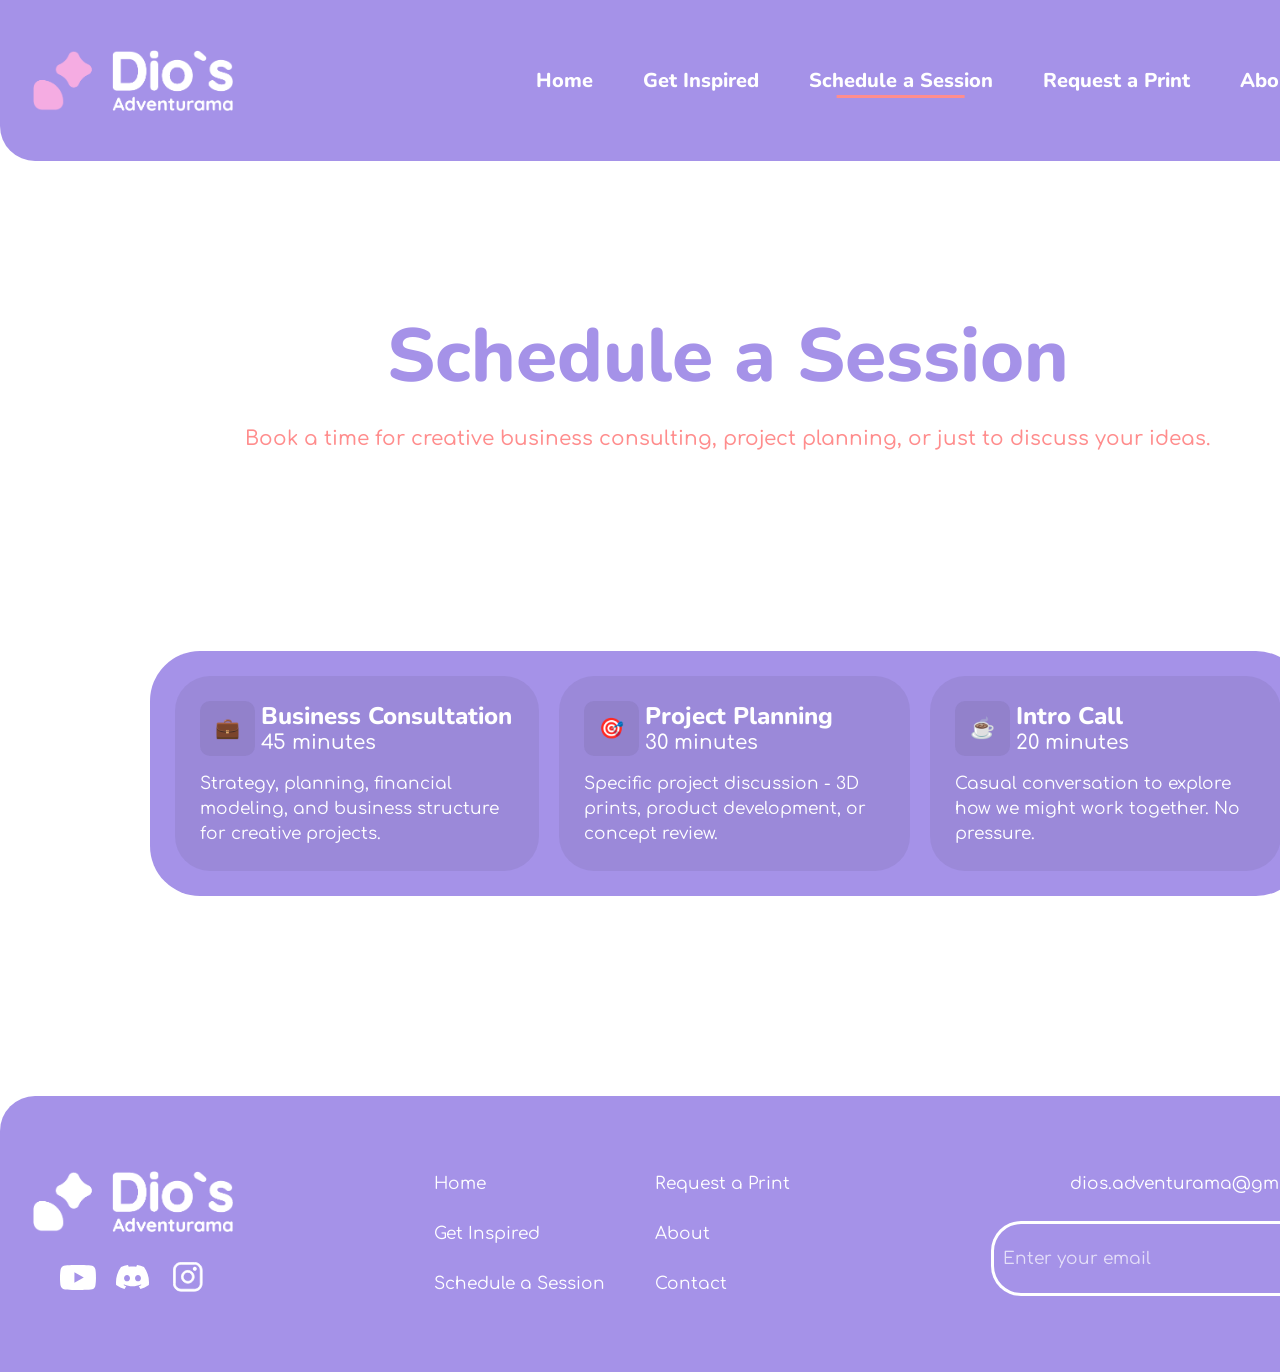
<file: schedule-a-session.html>
<!doctype html>
<html lang="en">
<head>
  <meta charset="utf-8">
  <meta name="viewport" content="width=device-width, initial-scale=1">
  <title>DA | Schedule a Session</title>
  <link rel="preconnect" href="https://fonts.googleapis.com">
  <link rel="preconnect" href="https://fonts.gstatic.com" crossorigin>
  <link href="https://fonts.googleapis.com/css2?family=Comfortaa:wght@400;500&family=Nunito:wght@800&display=swap" rel="stylesheet">
  <link rel="stylesheet" href="styles.css">
</head>
<body class="schedule-session-page">
  <header>
    <div class="menu">
      <div class="container">
        <a href="index.html">
          <img class="menu-logo" src="img/Primary_logo_T.png" alt="Dio's Adventurama" width="200" height="61">
        </a>
        <nav class="site-nav" aria-label="Primary">
          <a href="index.html">Home</a>
          <a href="get-inspired.html">Get Inspired</a>
          <a class="active" href="schedule-a-session.html">Schedule a Session</a>
          <a href="request-a-print.html">Request a Print</a>
          <a href="about.html">About</a>
          <a href="contact.html">Contact</a>
        </nav>
      </div>
    </div>
  </header>
  <main>
    <section class="hero">
      <div class="container">
        <div class="safe">
          <div class="hero-text">
            <h1>Schedule a Session</h1>
            <p>Book a time for creative business consulting, project planning, or just to discuss your ideas.</p>
          </div>
        </div>
      </div>
    </section>
    <section class="sessions">
      <div class="container">
        <div class="safe">
          <div class="sessions-panel">
            <article class="sessions-card sessions-card-first" data-session-option>
              <div class="sessions-card-top">
                <div class="sessions-card-icon" aria-hidden="true">
                  <p>&#128188;</p>
                </div>
                <div class="sessions-card-title">
                  <h4>Business Consultation</h4>
                  <p>45 minutes</p>
                </div>
              </div>
              <p class="text-small">Strategy, planning, financial modeling, and business structure for creative projects.</p>
            </article>
            <article class="sessions-card" data-session-option>
              <div class="sessions-card-top">
                <div class="sessions-card-icon" aria-hidden="true">
                  <p>&#127919;</p>
                </div>
                <div class="sessions-card-title">
                  <h4>Project Planning</h4>
                  <p>30 minutes</p>
                </div>
              </div>
              <p class="text-small">Specific project discussion - 3D prints, product development, or concept review.</p>
            </article>
            <article class="sessions-card" data-session-option>
              <div class="sessions-card-top">
                <div class="sessions-card-icon" aria-hidden="true">
                  <p>&#9749;</p>
                </div>
                <div class="sessions-card-title">
                  <h4>Intro Call</h4>
                  <p>20 minutes</p>
                </div>
              </div>
              <p class="text-small">Casual conversation to explore how we might work together. No pressure.</p>
            </article>
          </div>
        </div>
      </div>
    </section>

    <section class="schedule-booking">
      <div class="container">
        <div class="safe">
          <div class="booking">
            <!-- ===== BOOKING STEP: DATE (BEGIN) ===== -->
            <div class="booking-step booking-step--date is-hidden">
              <div class="booking-center-block">
                <p class="booking-label-sm text-small">Select a date</p>
                <div class="booking-month-nav">
                  <button class="booking-month-arrow booking-month-arrow-prev" type="button" aria-label="Previous month">
                    <svg width="23" height="23" viewBox="0 0 23 23" fill="none" xmlns="http://www.w3.org/2000/svg">
                      <path d="M1.5 9.5459C0.671573 9.5459 0 10.2175 0 11.0459C0 11.8743 0.671573 12.5459 1.5 12.5459V11.0459V9.5459ZM22.5607 12.1066C23.1464 11.5208 23.1464 10.571 22.5607 9.98524L13.0147 0.439297C12.4289 -0.14649 11.4792 -0.14649 10.8934 0.439297C10.3076 1.02508 10.3076 1.97483 10.8934 2.56062L19.3787 11.0459L10.8934 19.5312C10.3076 20.117 10.3076 21.0667 10.8934 21.6525C11.4792 22.2383 12.4289 22.2383 13.0147 21.6525L22.5607 12.1066ZM1.5 11.0459V12.5459H21.5V11.0459V9.5459H1.5V11.0459Z" fill="#A592E8"></path>
                    </svg>
                  </button>
                  <h4 class="booking-label-lg">February 2026</h4>
                  <button class="booking-month-arrow" type="button" aria-label="Next month">
                    <svg width="23" height="23" viewBox="0 0 23 23" fill="none" xmlns="http://www.w3.org/2000/svg">
                      <path d="M1.5 9.5459C0.671573 9.5459 0 10.2175 0 11.0459C0 11.8743 0.671573 12.5459 1.5 12.5459V11.0459V9.5459ZM22.5607 12.1066C23.1464 11.5208 23.1464 10.571 22.5607 9.98524L13.0147 0.439297C12.4289 -0.14649 11.4792 -0.14649 10.8934 0.439297C10.3076 1.02508 10.3076 1.97483 10.8934 2.56062L19.3787 11.0459L10.8934 19.5312C10.3076 20.117 10.3076 21.0667 10.8934 21.6525C11.4792 22.2383 12.4289 22.2383 13.0147 21.6525L22.5607 12.1066ZM1.5 11.0459V12.5459H21.5V11.0459V9.5459H1.5V11.0459Z" fill="#A592E8"></path>
                    </svg>
                  </button>
                </div>
              </div>

              <div class="booking-calendar">
                <div class="booking-days">
                  <div><h4>Sun</h4></div>
                  <div><h4>Mon</h4></div>
                  <div><h4>Tue</h4></div>
                  <div><h4>Wed</h4></div>
                  <div><h4>Thu</h4></div>
                  <div><h4>Fri</h4></div>
                  <div><h4>Sat</h4></div>
                </div>

                <div class="booking-dates">
                  <div class="booking-dates-row">
                    <div class="booking-date booking-date-muted">1</div>
                    <div class="booking-date booking-date-muted">2</div>
                    <div class="booking-date booking-date-muted">3</div>
                    <div class="booking-date booking-date-muted">4</div>
                    <div class="booking-date booking-date-muted">5</div>
                    <div class="booking-date booking-date-muted">6</div>
                    <div class="booking-date booking-date-muted">7</div>
                  </div>
                  <div class="booking-dates-row">
                    <div class="booking-date booking-date-muted">8</div>
                    <div class="booking-date booking-date-muted">9</div>
                    <div class="booking-date booking-date-muted">10</div>
                    <div class="booking-date">11<div class="booking-dot"></div></div>
                    <div class="booking-date">12<div class="booking-dot"></div></div>
                    <div class="booking-date">13</div>
                    <div class="booking-date">14</div>
                  </div>
                  <div class="booking-dates-row">
                    <div class="booking-date">15</div>
                    <div class="booking-date">16</div>
                    <div class="booking-date">17</div>
                    <div class="booking-date">18</div>
                    <div class="booking-date">19<div class="booking-dot"></div></div>
                    <div class="booking-date">20</div>
                    <div class="booking-date">21</div>
                  </div>
                  <div class="booking-dates-row">
                    <div class="booking-date">22</div>
                    <div class="booking-date">23</div>
                    <div class="booking-date">24<div class="booking-dot"></div></div>
                    <div class="booking-date">25</div>
                    <div class="booking-date">26</div>
                    <div class="booking-date">27</div>
                    <div class="booking-date">28</div>
                  </div>
                </div>
              </div>
            </div>
            <!-- ===== BOOKING STEP: DATE (END) ===== -->

            <!-- ===== BOOKING STEP: TIMES (BEGIN) ===== -->
            <div class="booking-step booking-step--times is-hidden">
              <div class="booking-center-block">
                <p class="booking-label-sm text-small">Available Times</p>
                <h4 class="booking-label-lg">Wednesday, Feb 11</h4>
              </div>

              <div class="booking-times">
                <div class="booking-time-grid">
                  <label class="booking-time-option">
                    <input type="radio" name="booking_time" value="9:00 AM">
                    <span class="booking-time-ui">9:00 AM</span>
                  </label>
                  <label class="booking-time-option booking-time-option-disabled">
                    <input type="radio" name="booking_time" value="10:00 AM" disabled>
                    <span class="booking-time-ui">10:00 AM</span>
                  </label>
                  <label class="booking-time-option">
                    <input type="radio" name="booking_time" value="11:00 AM">
                    <span class="booking-time-ui">11:00 AM</span>
                  </label>
                  <label class="booking-time-option">
                    <input type="radio" name="booking_time" value="2:00 PM">
                    <span class="booking-time-ui">2:00 PM</span>
                  </label>
                  <label class="booking-time-option booking-time-option-disabled">
                    <input type="radio" name="booking_time" value="3:00 PM" disabled>
                    <span class="booking-time-ui">3:00 PM</span>
                  </label>
                  <label class="booking-time-option">
                    <input type="radio" name="booking_time" value="4:00 PM">
                    <span class="booking-time-ui">4:00 PM</span>
                  </label>
                </div>
              </div>
            </div>
            <!-- ===== BOOKING STEP: TIMES (END) ===== -->

            <!-- ===== BOOKING STEP: DETAILS (BEGIN) ===== -->
            <div class="booking-step booking-step--details is-hidden">
              <div class="booking-center-block">
                <h4 class="booking-label-lg">Complete Your Booking</h4>
              </div>

              <form class="booking-form" action="session-booked.html" method="get">
                <input type="hidden" name="sessionType" id="booking-session-type">
                <input type="hidden" name="sessionDate" id="booking-session-date">
                <input type="hidden" name="sessionTime" id="booking-session-time">
                <div class="upload-fields-row">
                  <div class="upload-field">
                    <label for="booking-first-name"><h5>First Name</h5></label>
                    <input id="booking-first-name" class="upload-control" type="text" name="firstName" placeholder="Olivia" required>
                    <div class="field-underline" aria-hidden="true"></div>
                  </div>
                  <div class="upload-field">
                    <label for="booking-last-name"><h5>Last Name</h5></label>
                    <input id="booking-last-name" class="upload-control" type="text" name="lastName" placeholder="Martinez" required>
                    <div class="field-underline" aria-hidden="true"></div>
                  </div>
                </div>

                <div class="upload-field">
                  <label for="booking-email"><h5>Email</h5></label>
                  <input id="booking-email" class="upload-control" type="email" name="email" placeholder="olivia@example.com" required>
                  <div class="field-underline" aria-hidden="true"></div>
                </div>

                <div class="upload-field">
                  <label for="booking-notice"><h5>Additional Notice</h5></label>
                  <textarea id="booking-notice" name="notice" rows="3" placeholder="I want to discuss pricing and launch steps for a small batch of custom tabletop accessories."></textarea>
                  <div class="field-underline" aria-hidden="true"></div>
                </div>

                <div class="booking-submit-wrap">
                  <button class="button hero-primary booking-submit-btn upload-submit-btn" type="submit">
                    Confirm Booking
                    <svg width="18" height="18" viewBox="0 0 18 18" fill="none" xmlns="http://www.w3.org/2000/svg">
                      <path d="M0.43934 14.5816C-0.146447 15.1673 -0.146447 16.1171 0.43934 16.7029C1.02513 17.2887 1.97487 17.2887 2.56066 16.7029L1.5 15.6422L0.43934 14.5816ZM17.1421 1.50008C17.1421 0.67165 16.4706 7.68366e-05 15.6421 7.71316e-05L2.14214 7.62887e-05C1.31371 7.62887e-05 0.642136 0.671649 0.642136 1.50008C0.642136 2.3285 1.31371 3.00008 2.14214 3.00008H14.1421V15.0001C14.1421 15.8285 14.8137 16.5001 15.6421 16.5001C16.4706 16.5001 17.1421 15.8285 17.1421 15.0001L17.1421 1.50008ZM1.5 15.6422L2.56066 16.7029L16.7028 2.56074L15.6421 1.50008L14.5815 0.439416L0.43934 14.5816L1.5 15.6422Z" fill="white"></path>
                    </svg>
                  </button>
                </div>
              </form>
            </div>
            <!-- ===== BOOKING STEP: DETAILS (END) ===== -->
          </div>
        </div>
      </div>
    </section>
      
  </main>
<footer class="footer">
    <div class="container">
      <div class="footer-row">
        <div class="footer-left">
          <img class="footer-logo" src="img/Primary_logo_TW.png" alt="Dio's Adventurama" width="200" height="61">
          <div class="footer-social" aria-label="Social links">
            <div class="footer-icon" aria-hidden="true">
              <svg width="36" height="25" viewBox="0 0 36 25" fill="none" xmlns="http://www.w3.org/2000/svg">
                <path d="M35.2677 3.93057C35.0628 3.17658 34.6624 2.48896 34.1063 1.93615C33.5503 1.38335 32.858 0.984634 32.0983 0.779701C29.2815 0.0125025 18.0125 1.35535e-05 18.0125 1.35535e-05C18.0125 1.35535e-05 6.74523 -0.0124761 3.92662 0.720823C3.16743 0.935187 2.47653 1.33954 1.92026 1.89506C1.364 2.45057 0.961037 3.13861 0.750072 3.8931C0.00719786 6.68713 2.6354e-06 12.4822 2.6354e-06 12.4822C2.6354e-06 12.4822 -0.00719222 18.3057 0.730286 21.0712C1.14399 22.6003 2.35813 23.8082 3.90144 24.2203C6.74703 24.9875 17.9855 25 17.9855 25C17.9855 25 29.2545 25.0125 32.0713 24.281C32.8313 24.0764 33.5242 23.6786 34.0817 23.1269C34.6391 22.5752 35.0417 21.8888 35.2497 21.1354C35.9943 18.3432 35.9997 12.55 35.9997 12.55C35.9997 12.55 36.0357 6.7246 35.2677 3.93057ZM14.4078 17.8508L14.4168 7.14567L23.7828 12.5071L14.4078 17.8508Z" fill="white"/>
              </svg>
            </div>
            <div class="footer-icon" aria-hidden="true">
              <svg width="33" height="24" viewBox="0 0 33 24" fill="none" xmlns="http://www.w3.org/2000/svg">
                <path d="M27.9358 1.98947C25.8325 1.06863 23.5771 0.390202 21.2188 0.00162817C21.1759 -0.00586516 21.133 0.0128682 21.1109 0.0503616C20.8208 0.542628 20.4994 1.18483 20.2745 1.68959C17.738 1.32727 15.2146 1.32727 12.7302 1.68959C12.5051 1.1736 12.1721 0.542628 11.8808 0.0503616C11.8587 0.0141216 11.8157 -0.00461183 11.7728 0.00162817C9.41586 0.388962 7.16039 1.06739 5.05577 1.98947C5.03755 1.99696 5.02195 2.00947 5.01158 2.02571C0.733413 8.12415 -0.438556 14.0727 0.136372 19.9475C0.138974 19.9763 0.155883 20.0037 0.179297 20.0212C3.00191 21.9991 5.73609 23.1997 8.4195 23.9956C8.46244 24.0081 8.50795 23.9932 8.53527 23.9593C9.17004 23.1323 9.73587 22.2603 10.221 21.3431C10.2497 21.2893 10.2223 21.2256 10.1638 21.2044C9.26629 20.8796 8.41169 20.4835 7.58962 20.0337C7.5246 19.9975 7.51938 19.9088 7.57921 19.8663C7.7522 19.7425 7.92524 19.6139 8.09044 19.484C8.12031 19.4603 8.16196 19.4552 8.19709 19.4701C13.5977 21.8229 19.4445 21.8229 24.7816 19.4701C24.8167 19.454 24.8583 19.4589 24.8895 19.4827C25.0547 19.6127 25.2278 19.7425 25.402 19.8663C25.4618 19.9088 25.458 19.9975 25.3929 20.0337C24.5708 20.4923 23.7162 20.8796 22.8174 21.2032C22.759 21.2244 22.7328 21.2893 22.7614 21.3431C23.2571 22.2589 23.8229 23.1311 24.446 23.9581C24.4719 23.9932 24.5188 24.0081 24.5617 23.9956C27.2581 23.1997 29.9923 21.9991 32.8149 20.0212C32.8396 20.0037 32.8553 19.9775 32.8579 19.9488C33.546 13.1568 31.7054 7.25707 27.9787 2.02695C27.9697 2.00947 27.9541 1.99696 27.9358 1.98947ZM11.0275 16.3704C9.40155 16.3704 8.06179 14.946 8.06179 13.1968C8.06179 11.4476 9.37556 10.0233 11.0275 10.0233C12.6924 10.0233 14.0192 11.4601 13.9932 13.1968C13.9932 14.946 12.6794 16.3704 11.0275 16.3704ZM21.9927 16.3704C20.3669 16.3704 19.0271 14.946 19.0271 13.1968C19.0271 11.4476 20.3408 10.0233 21.9927 10.0233C23.6577 10.0233 24.9844 11.4601 24.9584 13.1968C24.9584 14.946 23.6577 16.3704 21.9927 16.3704Z" fill="white"/>
              </svg>
            </div>
            <div class="footer-icon" aria-hidden="true">
              <svg width="30" height="30" viewBox="0 0 30 30" fill="none" xmlns="http://www.w3.org/2000/svg">
                <path d="M21.4768 0.399658C23.5095 0.399734 25.4593 1.20743 26.8967 2.64478C28.334 4.08216 29.1408 6.03197 29.1408 8.0647V21.4768C29.1407 23.5095 28.334 25.4594 26.8967 26.8967C25.4593 28.3341 23.5095 29.1408 21.4768 29.1409H8.06465C6.03192 29.1409 4.08211 28.3341 2.64473 26.8967C1.20738 25.4594 0.399685 23.5095 0.399609 21.4768V8.0647C0.399624 6.03191 1.20733 4.08217 2.64473 2.64478C4.08212 1.20738 6.03186 0.399673 8.06465 0.399658H21.4768ZM8.06465 2.31763C6.54045 2.31764 5.07894 2.92345 4.00117 4.00122C2.9234 5.07899 2.31759 6.5405 2.31758 8.0647V21.4768C2.31765 23.0009 2.92346 24.4626 4.00117 25.5403C5.07893 26.618 6.54051 27.2239 8.06465 27.2239H21.4768C23.0009 27.2238 24.4625 26.618 25.5402 25.5403C26.6179 24.4626 27.2238 23.0009 27.2238 21.4768V8.0647C27.2238 6.54056 26.6179 5.07898 25.5402 4.00122C24.4625 2.92351 23.0009 2.3177 21.4768 2.31763H8.06465Z" fill="white" stroke="white" stroke-width="0.8"/>
                <path d="M13.551 8.52271C14.7924 8.27576 16.0798 8.40258 17.2492 8.88696C18.4186 9.37135 19.418 10.1919 20.1213 11.2444C20.8245 12.2969 21.2004 13.5342 21.2004 14.8C21.1989 16.4969 20.5243 18.1246 19.3244 19.3245C18.1246 20.5243 16.4968 21.199 14.8 21.2004C13.5342 21.2004 12.2968 20.8246 11.2443 20.1213C10.1919 19.4181 9.3713 18.4187 8.88691 17.2493C8.40253 16.0798 8.27571 14.7925 8.52266 13.551C8.76965 12.3097 9.37964 11.1696 10.2746 10.2747C11.1696 9.37969 12.3096 8.7697 13.551 8.52271ZM14.8 10.2336C13.8957 10.2336 13.0118 10.5017 12.26 11.0042C11.508 11.5067 10.9213 12.2212 10.5754 13.0569C10.2296 13.8924 10.1399 14.8117 10.3166 15.6985C10.4934 16.5853 10.9289 17.4002 11.5686 18.0393C12.2084 18.6785 13.0242 19.1134 13.9113 19.2893C14.7984 19.4651 15.7177 19.3743 16.5529 19.0276C17.3881 18.6809 18.102 18.0944 18.6037 17.342C19.1055 16.5896 19.3722 15.7045 19.3713 14.8C19.3699 13.588 18.8885 12.4257 18.0314 11.5686C17.2189 10.7561 16.132 10.282 14.9885 10.2336H14.8Z" fill="white" stroke="white" stroke-width="0.8"/>
                <path d="M21.8 8.80005C21.4044 8.80005 21.0178 8.68275 20.6889 8.46299C20.36 8.24322 20.1036 7.93087 19.9522 7.56542C19.8009 7.19996 19.7613 6.79783 19.8384 6.40987C19.9156 6.02191 20.1061 5.66554 20.3858 5.38584C20.6655 5.10613 21.0219 4.91565 21.4098 4.83848C21.7978 4.76131 22.1999 4.80092 22.5654 4.95229C22.9308 5.10367 23.2432 5.36001 23.4629 5.68891C23.6827 6.01781 23.8 6.40449 23.8 6.80005C23.8 7.33048 23.5893 7.83919 23.2142 8.21426C22.8391 8.58934 22.3304 8.80005 21.8 8.80005Z" fill="white"/>
              </svg>
            </div>
          </div>
        </div>
        <nav class="footer-nav" aria-label="Footer menu">
          <div class="footer-nav-group">
            <a class="button" href="index.html">Home</a>
            <a class="button" href="get-inspired.html">Get Inspired</a>
            <a class="button" href="schedule-a-session.html">Schedule a Session</a>
          </div>
          <div class="footer-nav-group">
            <a class="button" href="request-a-print.html">Request a Print</a>
            <a class="button" href="about.html">About</a>
            <a class="button" href="contact.html">Contact</a>
          </div>
        </nav>
        <div class="footer-right">
          <a class="footer-email" href="mailto:dios.adventurama@gmail.com">dios.adventurama@gmail.com</a>
          <form class="footer-subscribe" action="#" method="post">
            <label class="sr-only" for="subscribe-email-footer">Email</label>
            <input id="subscribe-email-footer" class="footer-subscribe-input subscribe-input text-small" name="email" type="email" required autocomplete="email" placeholder="Enter your email">
            <button class="button footer-subscribe-btn subscribe-btn" type="submit" aria-label="Subscribe">
              <svg width="23" height="23" viewBox="0 0 23 23" fill="none" xmlns="http://www.w3.org/2000/svg">
                <path d="M1.5 9.5459C0.671573 9.5459 0 10.2175 0 11.0459C0 11.8743 0.671573 12.5459 1.5 12.5459V11.0459V9.5459ZM22.5607 12.1066C23.1464 11.5208 23.1464 10.571 22.5607 9.98524L13.0147 0.439297C12.4289 -0.14649 11.4792 -0.14649 10.8934 0.439297C10.3076 1.02508 10.3076 1.97483 10.8934 2.56062L19.3787 11.0459L10.8934 19.5312C10.3076 20.117 10.3076 21.0667 10.8934 21.6525C11.4792 22.2383 12.4289 22.2383 13.0147 21.6525L22.5607 12.1066ZM1.5 11.0459V12.5459H21.5V11.0459V9.5459H1.5V11.0459Z" fill="#A592E8"/>
              </svg>
            </button>
          </form>
        </div>
      </div>
    </div>
  </footer>
  <script>
    (function () {
      function initScheduleSessionPage() {
      var sessionsContainer = document.querySelector(".sessions-panel");
      var sessionOptions = sessionsContainer ? sessionsContainer.querySelectorAll(".sessions-card[data-session-option]") : [];
      var bookingRoot = document.querySelector(".schedule-booking .booking");
      var dateStep = document.querySelector(".booking-step--date");
      var timesStep = document.querySelector(".booking-step--times");
      var detailsStep = document.querySelector(".booking-step--details");
      var bookingMonthLabel = dateStep ? dateStep.querySelector(".booking-label-lg") : null;
      var bookingDaysContainer = dateStep ? dateStep.querySelector(".booking-days") : null;
      var bookingDatesContainer = dateStep ? dateStep.querySelector(".booking-dates") : null;
      var prevMonthBtn = dateStep ? dateStep.querySelector(".booking-month-arrow-prev") : null;
      var nextMonthBtn = dateStep ? dateStep.querySelector(".booking-month-arrow:not(.booking-month-arrow-prev)") : null;
      var bookingTimesLabel = timesStep ? timesStep.querySelector(".booking-label-lg") : null;
      var bookingTimeGrid = timesStep ? timesStep.querySelector(".booking-time-grid") : null;
      var bookingForm = detailsStep ? detailsStep.querySelector(".booking-form") : null;
      var bookingFirstName = document.getElementById("booking-first-name");
      var bookingLastName = document.getElementById("booking-last-name");
      var bookingEmail = document.getElementById("booking-email");
      var bookingSessionTypeInput = document.getElementById("booking-session-type");
      var bookingSessionDateInput = document.getElementById("booking-session-date");
      var bookingSessionTimeInput = document.getElementById("booking-session-time");

      if (!document.body || !document.body.classList.contains("schedule-session-page") || !bookingRoot) {
        return;
      }

      if (bookingRoot.dataset.scheduleInit === "1") {
        return;
      }
      bookingRoot.dataset.scheduleInit = "1";

      var selectedSession = null;
      var selectedDate = null;
      var selectedTime = null;
      var timeSlotsByDate = {};
      var monthNames = [
        "January",
        "February",
        "March",
        "April",
        "May",
        "June",
        "July",
        "August",
        "September",
        "October",
        "November",
        "December"
      ];
      var monthNamesShort = [
        "Jan",
        "Feb",
        "Mar",
        "Apr",
        "May",
        "Jun",
        "Jul",
        "Aug",
        "Sep",
        "Oct",
        "Nov",
        "Dec"
      ];
      var weekdayNames = [
        "Sunday",
        "Monday",
        "Tuesday",
        "Wednesday",
        "Thursday",
        "Friday",
        "Saturday"
      ];
      var currentMonth = resolveInitialMonth();

      function showStep(step) {
        if (!step) {
          return;
        }
        step.classList.remove("is-hidden");
        step.classList.add("is-visible");
      }

      function hideStep(step) {
        if (!step) {
          return;
        }
        step.classList.add("is-hidden");
        step.classList.remove("is-visible");
      }

      function easeInOutCubic(value) {
        if (value < 0.5) {
          return 4 * value * value * value;
        }
        return 1 - Math.pow(-2 * value + 2, 3) / 2;
      }

      function smoothScrollToY(targetY, durationMs) {
        var startY = window.scrollY || window.pageYOffset || 0;
        var distance = targetY - startY;
        if (Math.abs(distance) < 1) {
          return;
        }

        var startTime = performance.now();

        function frame(now) {
          var elapsed = now - startTime;
          var progress = elapsed / durationMs;
          if (progress > 1) {
            progress = 1;
          }

          var eased = easeInOutCubic(progress);
          window.scrollTo(0, startY + distance * eased);

          if (progress < 1) {
            window.requestAnimationFrame(frame);
          }
        }

        window.requestAnimationFrame(frame);
      }

      function tryFocusWithoutScroll(target) {
        if (!target || typeof target.focus !== "function") {
          return false;
        }

        try {
          target.focus({ preventScroll: true });
          return true;
        } catch (error) {
          return false;
        }
      }

      function focusFieldWithSmoothScroll(field) {
        if (!field) {
          return;
        }

        var prefersReducedMotion = window.matchMedia && window.matchMedia("(prefers-reduced-motion: reduce)").matches;
        var focusedWithoutScroll = tryFocusWithoutScroll(field);

        if (prefersReducedMotion) {
          if (typeof field.scrollIntoView === "function") {
            field.scrollIntoView({ behavior: "auto", block: "center" });
          }
          if (!focusedWithoutScroll && typeof field.focus === "function") {
            field.focus();
          }
          return;
        }

        window.requestAnimationFrame(function () {
          window.requestAnimationFrame(function () {
            var viewportHeight = window.innerHeight || document.documentElement.clientHeight || 0;
            var pageHeight = Math.max(
              document.body.scrollHeight,
              document.documentElement.scrollHeight
            );
            var rect = field.getBoundingClientRect();
            var currentY = window.scrollY || window.pageYOffset || 0;
            var centeredY = currentY + rect.top - (viewportHeight / 2 - rect.height / 2);
            var maxScrollY = Math.max(0, pageHeight - viewportHeight);
            var targetY = Math.min(Math.max(0, centeredY), maxScrollY);

            smoothScrollToY(targetY, 1176);

            if (!focusedWithoutScroll && typeof field.focus === "function") {
              window.setTimeout(function () {
                field.focus();
              }, 320);
            }
          });
        });
      }

      function focusStep(step) {
        if (!step) {
          return;
        }

        var prefersReducedMotion = window.matchMedia && window.matchMedia("(prefers-reduced-motion: reduce)").matches;
        if (prefersReducedMotion) {
          if (typeof step.scrollIntoView === "function") {
            step.scrollIntoView({ behavior: "auto", block: "center" });
          }
          return;
        }

        window.requestAnimationFrame(function () {
          window.requestAnimationFrame(function () {
            var viewportHeight = window.innerHeight || document.documentElement.clientHeight || 0;
            var pageHeight = Math.max(
              document.body.scrollHeight,
              document.documentElement.scrollHeight
            );
            var rect = step.getBoundingClientRect();
            var currentY = window.scrollY || window.pageYOffset || 0;
            var centeredY = currentY + rect.top - (viewportHeight / 2 - rect.height / 2);
            var maxScrollY = Math.max(0, pageHeight - viewportHeight);
            var targetY = Math.min(Math.max(0, centeredY), maxScrollY);

            smoothScrollToY(targetY, 1560);
          });
        });
      }

      function getSelectableDates() {
        if (!dateStep) {
          return [];
        }
        return Array.prototype.slice.call(dateStep.querySelectorAll(".booking-date:not(.booking-date-muted)"));
      }

      function clearDateSelection() {
        getSelectableDates().forEach(function (cell) {
          cell.classList.remove("booking-date-active", "active");
        });
        selectedDate = null;
      }

      function clearTimeSelection() {
        selectedTime = null;
        getTimeOptions().forEach(function (item) {
          var itemInput = item.querySelector('input[type="radio"]');
          item.classList.remove("booking-time-option-active", "active");
          if (itemInput) {
            itemInput.checked = false;
          }
        });
      }

      function getTimeOptions() {
        if (!timesStep) {
          return [];
        }
        return Array.prototype.slice.call(timesStep.querySelectorAll(".booking-time-option"));
      }

      function ensureBookingFieldError(field) {
        if (!field) {
          return null;
        }

        var fieldWrap = field.closest(".upload-field");
        if (!fieldWrap) {
          return null;
        }

        var errorElement = fieldWrap.querySelector(".upload-field-error");
        if (errorElement) {
          return errorElement;
        }

        errorElement = document.createElement("p");
        errorElement.className = "upload-field-error";
        errorElement.setAttribute("aria-live", "polite");
        fieldWrap.appendChild(errorElement);
        return errorElement;
      }

      function getBookingFieldErrorMessage(field) {
        if (!field) {
          return "";
        }

        var value = (field.value || "").trim();
        if (!value) {
          return "Please fill out this field.";
        }

        if (field.type === "email") {
          var isValidEmail = /^[^\s@]+@[^\s@]+\.[^\s@]{2,}$/.test(value);
          if (!isValidEmail) {
            return "Please enter a valid email address.";
          }
        }

        if (!field.checkValidity()) {
          return "Please check this field.";
        }

        return "";
      }

      function validateBookingField(field) {
        if (!field) {
          return true;
        }

        var fieldWrap = field.closest(".upload-field");
        if (!fieldWrap) {
          return true;
        }

        var errorElement = ensureBookingFieldError(field);
        var errorMessage = getBookingFieldErrorMessage(field);
        var isValid = !errorMessage;

        fieldWrap.classList.toggle("is-invalid", !isValid);
        field.setAttribute("aria-invalid", isValid ? "false" : "true");
        if (errorElement) {
          errorElement.textContent = errorMessage;
        }

        return isValid;
      }

      function resolveInitialMonth() {
        var fallback = new Date();
        if (!bookingMonthLabel) {
          return new Date(fallback.getFullYear(), fallback.getMonth(), 1);
        }

        var labelValue = (bookingMonthLabel.textContent || "").trim();
        var parts = labelValue.split(/\s+/);
        if (parts.length < 2) {
          return new Date(fallback.getFullYear(), fallback.getMonth(), 1);
        }

        var monthIndex = monthNames.indexOf(parts[0]);
        var year = parseInt(parts[1], 10);
        if (monthIndex === -1 || !Number.isFinite(year)) {
          return new Date(fallback.getFullYear(), fallback.getMonth(), 1);
        }

        return new Date(year, monthIndex, 1);
      }

      function formatMonthLabel(dateValue) {
        return monthNames[dateValue.getMonth()] + " " + dateValue.getFullYear();
      }

      function getAvailableDayMap(year, monthIndex, daysInMonth) {
        var availableMap = {};
        for (var day = 1; day <= daysInMonth; day += 1) {
          var dateIso = year + "-" + String(monthIndex + 1).padStart(2, "0") + "-" + String(day).padStart(2, "0");
          var slots = getTimeSlotsForDate(dateIso);
          if (hasAvailableSlots(slots)) {
            availableMap[day] = true;
          }
        }

        if (Object.keys(availableMap).length === 0) {
          var fallbackDay = Math.min(15, daysInMonth);
          var fallbackDateIso = year + "-" + String(monthIndex + 1).padStart(2, "0") + "-" + String(fallbackDay).padStart(2, "0");
          var fallbackSlots = getTimeSlotsForDate(fallbackDateIso);
          if (fallbackSlots.length) {
            fallbackSlots[0].available = true;
          }
          availableMap[fallbackDay] = true;
        }

        return availableMap;
      }

      function formatTimesHeading(dateValue) {
        return weekdayNames[dateValue.getDay()] + ", " + monthNamesShort[dateValue.getMonth()] + " " + dateValue.getDate();
      }

      function buildMockTimeSlotsForDate(dateValue) {
        var baseSlots = [
          { label: "9:00 AM", value: "9:00 AM" },
          { label: "10:00 AM", value: "10:00 AM" },
          { label: "11:00 AM", value: "11:00 AM" },
          { label: "2:00 PM", value: "2:00 PM" },
          { label: "3:00 PM", value: "3:00 PM" },
          { label: "4:00 PM", value: "4:00 PM" }
        ];

        var daySeed = dateValue.getDate() + dateValue.getMonth() * 2;
        var isFullyBooked = daySeed % 5 === 0;
        var slots = [];
        for (var i = 0; i < baseSlots.length; i += 1) {
          var slot = baseSlots[i];
          var available = !isFullyBooked && ((dateValue.getDate() + dateValue.getMonth() + i) % 4) !== 0;
          slots.push({
            label: slot.label,
            value: slot.value,
            available: available
          });
        }

        return slots;
      }

      function hasAvailableSlots(slots) {
        for (var i = 0; i < slots.length; i += 1) {
          if (slots[i].available) {
            return true;
          }
        }
        return false;
      }

      function getTimeSlotsForDate(dateIso) {
        if (!timeSlotsByDate[dateIso]) {
          var parts = dateIso.split("-");
          var year = parseInt(parts[0], 10);
          var month = parseInt(parts[1], 10) - 1;
          var day = parseInt(parts[2], 10);
          var dateValue = new Date(year, month, day);
          timeSlotsByDate[dateIso] = buildMockTimeSlotsForDate(dateValue);
        }

        return timeSlotsByDate[dateIso];
      }

      function renderAvailableTimes(dateIso) {
        if (!bookingTimeGrid || !dateIso) {
          return;
        }

        var parts = dateIso.split("-");
        var year = parseInt(parts[0], 10);
        var month = parseInt(parts[1], 10) - 1;
        var day = parseInt(parts[2], 10);
        var dateValue = new Date(year, month, day);
        var slots = getTimeSlotsForDate(dateIso);

        if (bookingTimesLabel) {
          bookingTimesLabel.textContent = formatTimesHeading(dateValue);
        }

        bookingTimeGrid.innerHTML = "";

        slots.forEach(function (slot) {
          var option = document.createElement("label");
          option.className = "booking-time-option";
          if (!slot.available) {
            option.classList.add("booking-time-option-disabled");
          }

          var input = document.createElement("input");
          input.type = "radio";
          input.name = "booking_time";
          input.value = slot.value;
          if (!slot.available) {
            input.disabled = true;
          }

          var ui = document.createElement("span");
          ui.className = "booking-time-ui";
          ui.textContent = slot.label;

          option.appendChild(input);
          option.appendChild(ui);
          bookingTimeGrid.appendChild(option);
        });
      }

      function appendDateCell(rowState, cell) {
        if (rowState.index % 7 === 0) {
          rowState.row = document.createElement("div");
          rowState.row.className = "booking-dates-row";
          bookingDatesContainer.appendChild(rowState.row);
        }

        rowState.row.appendChild(cell);
        rowState.index += 1;
      }

      function assignDateRevealDelays(baseDelayCenter, baseDelayCalendar, baseDelayDays, baseDelayDates) {
        if (!dateStep) {
          return;
        }

        var centerBlock = dateStep.querySelector(".booking-center-block");
        var calendarBlock = dateStep.querySelector(".booking-calendar");
        var dayItems = bookingDaysContainer ? Array.prototype.slice.call(bookingDaysContainer.children) : [];
        var dateItems = bookingDatesContainer ? Array.prototype.slice.call(bookingDatesContainer.querySelectorAll(".booking-date")) : [];

        if (centerBlock) {
          centerBlock.style.setProperty("--reveal-delay", baseDelayCenter + "ms");
        }
        if (calendarBlock) {
          calendarBlock.style.setProperty("--reveal-delay", baseDelayCalendar + "ms");
        }

        dayItems.forEach(function (item, index) {
          item.style.setProperty("--reveal-delay", baseDelayDays + index * 40 + "ms");
        });

        dateItems.forEach(function (item, index) {
          item.style.setProperty("--reveal-delay", baseDelayDates + index * 24 + "ms");
        });
      }

      function collectDateRevealItems() {
        if (!dateStep) {
          return [];
        }

        var items = [];
        var centerBlock = dateStep.querySelector(".booking-center-block");
        var calendarBlock = dateStep.querySelector(".booking-calendar");

        if (centerBlock) {
          items.push(centerBlock);
        }
        if (calendarBlock) {
          items.push(calendarBlock);
        }

        if (bookingDaysContainer) {
          Array.prototype.slice.call(bookingDaysContainer.children).forEach(function (item) {
            items.push(item);
          });
        }

        if (bookingDatesContainer) {
          Array.prototype.slice.call(bookingDatesContainer.querySelectorAll(".booking-date")).forEach(function (item) {
            items.push(item);
          });
        }

        return items;
      }

      function animateDateStepReveal() {
        if (!dateStep || dateStep.classList.contains("is-hidden")) {
          return;
        }

        var revealItems = collectDateRevealItems();
        if (!revealItems.length) {
          return;
        }

        revealItems.forEach(function (item) {
          item.classList.remove("is-reveal-in", "is-grid-fade-out");
        });

        assignDateRevealDelays(90, 240, 340, 520);

        window.requestAnimationFrame(function () {
          window.requestAnimationFrame(function () {
            revealItems.forEach(function (item) {
              item.classList.add("is-reveal-in");
            });
          });
        });
      }

      function assignTimesRevealDelays(baseDelayCenter, baseDelayTimes, baseDelayOptions) {
        if (!timesStep) {
          return;
        }

        var centerBlock = timesStep.querySelector(".booking-center-block");
        var timesBlock = timesStep.querySelector(".booking-times");

        if (centerBlock) {
          centerBlock.style.setProperty("--reveal-delay", baseDelayCenter + "ms");
        }
        if (timesBlock) {
          timesBlock.style.setProperty("--reveal-delay", baseDelayTimes + "ms");
        }

        getTimeOptions().forEach(function (item, index) {
          item.style.setProperty("--reveal-delay", baseDelayOptions + index * 24 + "ms");
        });
      }

      function collectTimesRevealItems() {
        if (!timesStep) {
          return [];
        }

        var items = [];
        var centerBlock = timesStep.querySelector(".booking-center-block");
        var timesBlock = timesStep.querySelector(".booking-times");

        if (centerBlock) {
          items.push(centerBlock);
        }
        if (timesBlock) {
          items.push(timesBlock);
        }

        getTimeOptions().forEach(function (item) {
          items.push(item);
        });

        return items;
      }

      function animateTimesStepReveal() {
        if (!timesStep || timesStep.classList.contains("is-hidden")) {
          return;
        }

        var revealItems = collectTimesRevealItems();
        if (!revealItems.length) {
          return;
        }

        revealItems.forEach(function (item) {
          item.classList.remove("is-reveal-in");
        });

        assignTimesRevealDelays(90, 240, 380);

        window.requestAnimationFrame(function () {
          window.requestAnimationFrame(function () {
            revealItems.forEach(function (item) {
              item.classList.add("is-reveal-in");
            });
          });
        });
      }

      function assignDetailsRevealDelays(baseDelayCenter, baseDelayForm, baseDelayFields, baseDelaySubmit) {
        if (!detailsStep) {
          return;
        }

        var centerBlock = detailsStep.querySelector(".booking-center-block");
        var formBlock = detailsStep.querySelector(".booking-form");
        var fieldItems = formBlock ? Array.prototype.slice.call(formBlock.querySelectorAll(".upload-field")) : [];
        var submitWrap = formBlock ? formBlock.querySelector(".booking-submit-wrap") : null;

        if (centerBlock) {
          centerBlock.style.setProperty("--reveal-delay", baseDelayCenter + "ms");
        }
        if (formBlock) {
          formBlock.style.setProperty("--reveal-delay", baseDelayForm + "ms");
        }

        fieldItems.forEach(function (item, index) {
          item.style.setProperty("--reveal-delay", baseDelayFields + index * 110 + "ms");
        });

        if (submitWrap) {
          submitWrap.style.setProperty("--reveal-delay", baseDelaySubmit + "ms");
        }
      }

      function collectDetailsRevealItems() {
        if (!detailsStep) {
          return [];
        }

        var items = [];
        var centerBlock = detailsStep.querySelector(".booking-center-block");
        var formBlock = detailsStep.querySelector(".booking-form");

        if (centerBlock) {
          items.push(centerBlock);
        }
        if (formBlock) {
          items.push(formBlock);
          Array.prototype.slice.call(formBlock.querySelectorAll(".upload-field")).forEach(function (item) {
            items.push(item);
          });
          var submitWrap = formBlock.querySelector(".booking-submit-wrap");
          if (submitWrap) {
            items.push(submitWrap);
          }
        }

        return items;
      }

      function animateDetailsStepReveal() {
        if (!detailsStep || detailsStep.classList.contains("is-hidden")) {
          return;
        }

        var revealItems = collectDetailsRevealItems();
        if (!revealItems.length) {
          return;
        }

        revealItems.forEach(function (item) {
          item.classList.remove("is-reveal-in");
        });

        assignDetailsRevealDelays(90, 240, 360, 860);

        window.requestAnimationFrame(function () {
          window.requestAnimationFrame(function () {
            revealItems.forEach(function (item) {
              item.classList.add("is-reveal-in");
            });
          });
        });
      }

      function animateDateGridSwap(callback) {
        var dayItems = bookingDaysContainer ? Array.prototype.slice.call(bookingDaysContainer.children) : [];
        var dateItems = bookingDatesContainer ? Array.prototype.slice.call(bookingDatesContainer.querySelectorAll(".booking-date")) : [];
        var swapItems = dayItems.concat(dateItems);

        if (!swapItems.length) {
          callback();
          return;
        }

        swapItems.forEach(function (item) {
          item.classList.add("is-grid-fade-out");
          item.classList.remove("is-reveal-in");
        });

        window.setTimeout(function () {
          callback();
        }, 220);
      }

      function renderCalendarGrid(monthDate) {
        if (!bookingDatesContainer) {
          return;
        }

        var year = monthDate.getFullYear();
        var monthIndex = monthDate.getMonth();
        var firstWeekday = new Date(year, monthIndex, 1).getDay();
        var daysInMonth = new Date(year, monthIndex + 1, 0).getDate();
        var prevMonthDays = new Date(year, monthIndex, 0).getDate();
        var availableMap = getAvailableDayMap(year, monthIndex, daysInMonth);
        var leadDays = firstWeekday;

        if (bookingMonthLabel) {
          bookingMonthLabel.textContent = formatMonthLabel(monthDate);
        }

        bookingDatesContainer.innerHTML = "";

        var rowState = { row: null, index: 0 };
        var mutedStart = prevMonthDays - leadDays + 1;

        for (var prevDay = mutedStart; prevDay <= prevMonthDays; prevDay += 1) {
          var prevCell = document.createElement("div");
          prevCell.className = "booking-date booking-date-muted";
          prevCell.textContent = String(prevDay);
          appendDateCell(rowState, prevCell);
        }

        for (var day = 1; day <= daysInMonth; day += 1) {
          var cell = document.createElement("div");
          cell.className = "booking-date";
          cell.dataset.date = year + "-" + String(monthIndex + 1).padStart(2, "0") + "-" + String(day).padStart(2, "0");
          cell.textContent = String(day);

          if (availableMap[day]) {
            var dot = document.createElement("div");
            dot.className = "booking-dot";
            cell.appendChild(dot);
          } else {
            cell.classList.add("booking-date-unavailable");
          }

          appendDateCell(rowState, cell);
        }

        var nextDay = 1;
        while (rowState.index < 42) {
          var nextCell = document.createElement("div");
          nextCell.className = "booking-date booking-date-muted";
          nextCell.textContent = String(nextDay);
          appendDateCell(rowState, nextCell);
          nextDay += 1;
        }
      }

      function shiftMonth(delta) {
        currentMonth = new Date(currentMonth.getFullYear(), currentMonth.getMonth() + delta, 1);

        clearDateSelection();
        clearTimeSelection();
        hideStep(timesStep);
        hideStep(detailsStep);

        animateDateGridSwap(function () {
          renderCalendarGrid(currentMonth);
          animateDateStepReveal();
        });
      }

      if (bookingRoot) {
        bookingRoot.style.display = "none";
      }

      hideStep(dateStep);
      hideStep(timesStep);
      hideStep(detailsStep);
      clearDateSelection();
      clearTimeSelection();
      renderCalendarGrid(currentMonth);

      if (bookingForm) {
        bookingForm.setAttribute("novalidate", "novalidate");

        [bookingFirstName, bookingLastName, bookingEmail].filter(Boolean).forEach(function (field) {
          ensureBookingFieldError(field);
          field.addEventListener("blur", function () {
            validateBookingField(field);
          });
          field.addEventListener("input", function () {
            validateBookingField(field);
          });
          field.addEventListener("change", function () {
            validateBookingField(field);
          });
        });

        bookingForm.addEventListener("submit", function (event) {
          var firstInvalid = null;
          var requiredFields = [bookingFirstName, bookingLastName, bookingEmail].filter(Boolean);

          requiredFields.forEach(function (field) {
            var isValid = validateBookingField(field);
            if (!isValid && !firstInvalid) {
              firstInvalid = field;
            }
          });

          if (!selectedSession || !selectedDate || !selectedTime) {
            event.preventDefault();
            if (!selectedSession) {
              focusStep(dateStep);
            } else if (!selectedDate) {
              focusStep(dateStep);
            } else {
              focusStep(timesStep);
            }
            return;
          }

          if (firstInvalid) {
            event.preventDefault();
            focusFieldWithSmoothScroll(firstInvalid);
            return;
          }

          if (bookingSessionTypeInput) {
            bookingSessionTypeInput.value = selectedSession || "";
          }
          if (bookingSessionDateInput) {
            bookingSessionDateInput.value = selectedDate || "";
          }
          if (bookingSessionTimeInput) {
            bookingSessionTimeInput.value = selectedTime || "";
          }
        });
      }

      function activateTimeOption(option, event) {
        if (!option || !timesStep || !timesStep.contains(option)) {
          return;
        }

        var input = option.querySelector('input[type="radio"]');
        if (!input || input.disabled || option.classList.contains("booking-time-option-disabled") || !selectedDate) {
          return;
        }

        if (event) {
          event.preventDefault();
        }

        getTimeOptions().forEach(function (item) {
          var itemInput = item.querySelector('input[type="radio"]');
          item.classList.remove("booking-time-option-active", "active");
          if (itemInput) {
            itemInput.checked = false;
          }
        });

        option.classList.add("booking-time-option-active", "active");
        input.checked = true;
        selectedTime = input.value;
        showStep(detailsStep);
        animateDetailsStepReveal();
        focusStep(detailsStep);
      }

      sessionOptions.forEach(function (card) {
        card.classList.remove("active");
      });

      if (prevMonthBtn) {
        prevMonthBtn.addEventListener("click", function () {
          shiftMonth(-1);
        });
      }

      if (nextMonthBtn) {
        nextMonthBtn.addEventListener("click", function () {
          shiftMonth(1);
        });
      }

      if (sessionsContainer) {
        sessionsContainer.addEventListener("click", function (event) {
          var selectedCard = event.target.closest(".sessions-card[data-session-option]");
          if (!selectedCard || !sessionsContainer.contains(selectedCard)) {
            return;
          }

          sessionOptions.forEach(function (card) {
            card.classList.remove("active");
          });
          selectedCard.classList.add("active");
          selectedSession = selectedCard.querySelector("h4") ? selectedCard.querySelector("h4").textContent.trim() : null;

          if (bookingRoot) {
            bookingRoot.style.display = "";
          }

          clearDateSelection();
          clearTimeSelection();
          showStep(dateStep);
          hideStep(timesStep);
          hideStep(detailsStep);
          animateDateStepReveal();
          focusStep(dateStep);
        });
      }

      if (bookingDatesContainer) {
        bookingDatesContainer.addEventListener("click", function (event) {
          var dateCell = event.target.closest(".booking-date");
          if (!dateCell || dateCell.classList.contains("booking-date-muted") || dateCell.classList.contains("booking-date-unavailable")) {
            return;
          }

          if (!selectedSession) {
            return;
          }

          getSelectableDates().forEach(function (cell) {
            cell.classList.remove("booking-date-active", "active");
          });

          dateCell.classList.add("booking-date-active", "active");
          selectedDate = dateCell.dataset.date || dateCell.textContent.replace(/\s+/g, " ").trim();

          clearTimeSelection();
          renderAvailableTimes(selectedDate);
          showStep(timesStep);
          hideStep(detailsStep);
          animateTimesStepReveal();
          focusStep(timesStep);
        });
      }

      if (timesStep) {
        timesStep.addEventListener("click", function (event) {
          var option = event.target.closest(".booking-time-option");
          activateTimeOption(option, event);
        });

        timesStep.addEventListener("change", function (event) {
          var option = event.target.closest(".booking-time-option");
          activateTimeOption(option);
        });
      }
      }

      if (document.readyState === "loading") {
        document.addEventListener("DOMContentLoaded", initScheduleSessionPage);
      } else {
        initScheduleSessionPage();
      }

      document.addEventListener("da:page-ready", initScheduleSessionPage);
    })();
  </script>
  <script src="scroll-animations.js" defer></script>
</body>
</html>
</file>
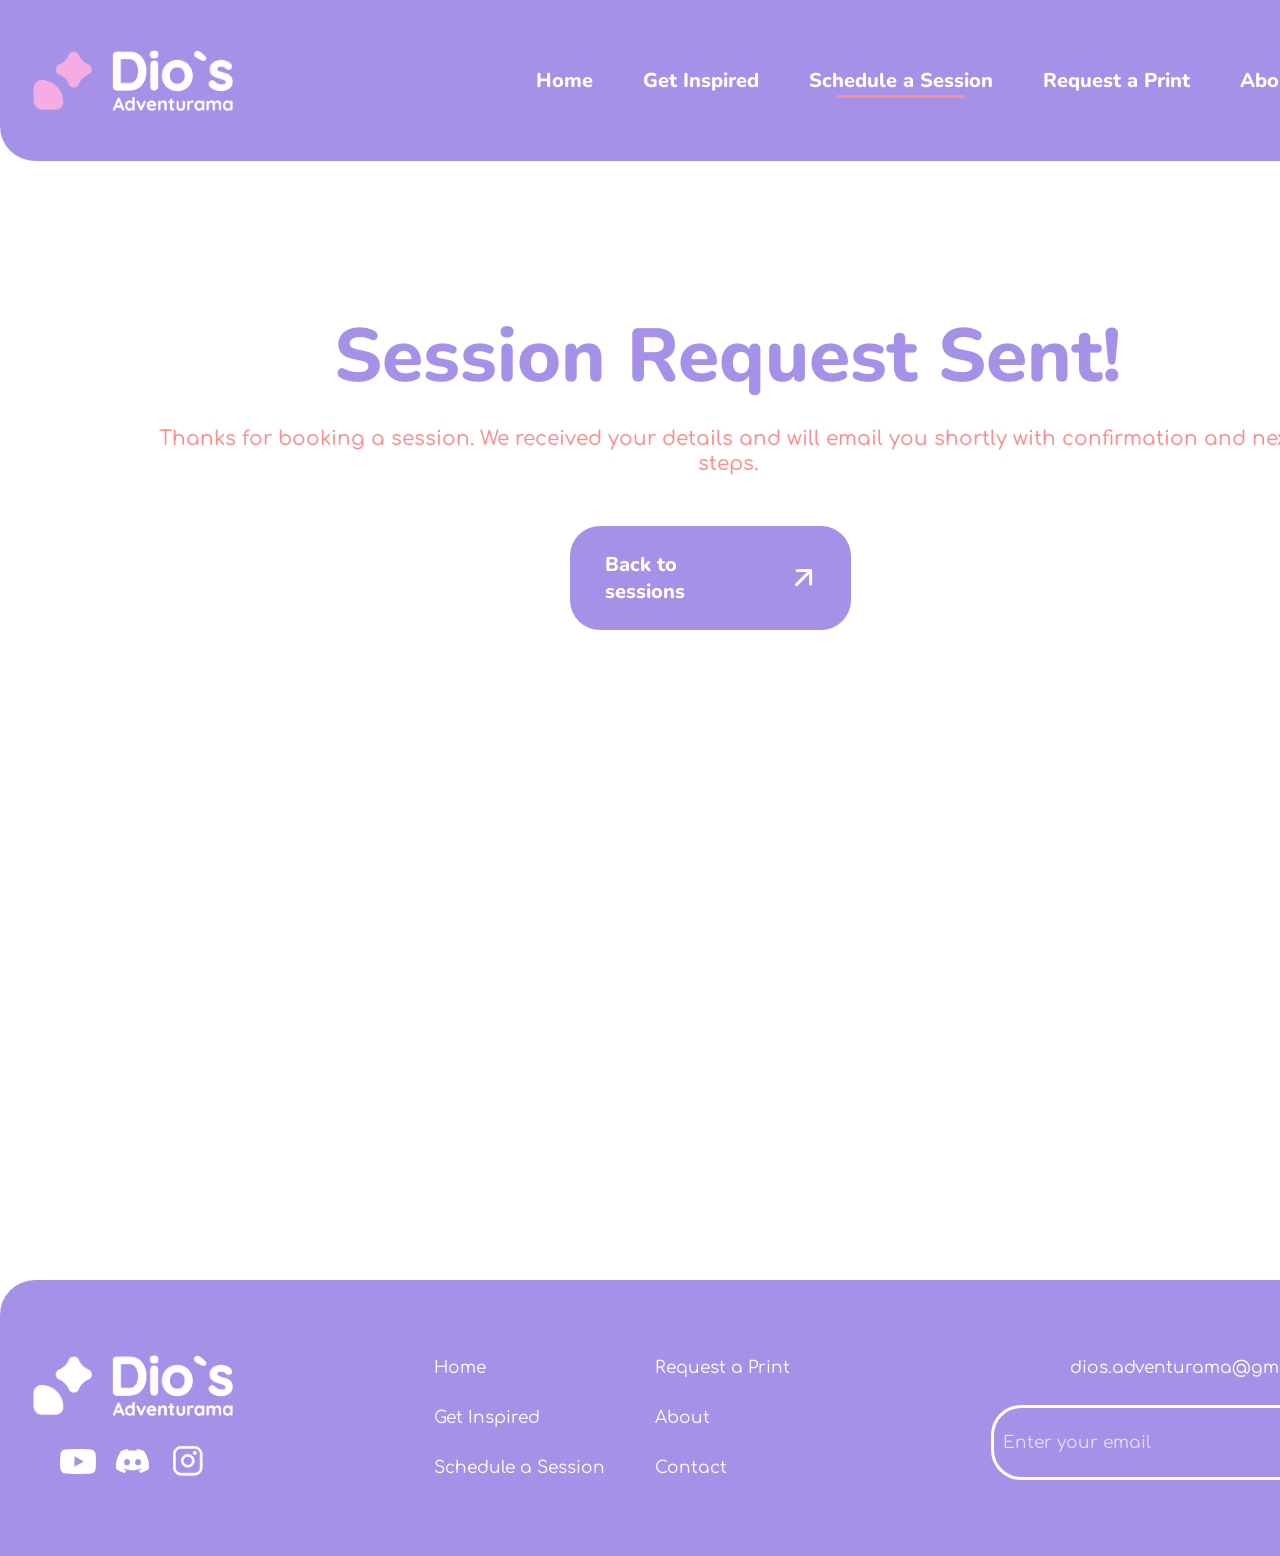
<file: session-booked.html>
<!doctype html>
<html lang="en">
<head>
  <meta charset="utf-8">
  <meta name="viewport" content="width=device-width, initial-scale=1">
  <title>DA | Session Booked</title>
  <link rel="preconnect" href="https://fonts.googleapis.com">
  <link rel="preconnect" href="https://fonts.gstatic.com" crossorigin>
  <link href="https://fonts.googleapis.com/css2?family=Comfortaa:wght@400;500&family=Nunito:wght@800&display=swap" rel="stylesheet">
  <link rel="stylesheet" href="styles.css">
</head>
<body class="request-submitted-page">
  <header>
    <div class="menu">
      <div class="container">
        <a href="index.html">
          <img class="menu-logo" src="img/Primary_logo_T.png" alt="Dio's Adventurama" width="200" height="61">
        </a>
        <nav class="site-nav" aria-label="Primary">
          <a href="index.html">Home</a>
          <a href="get-inspired.html">Get Inspired</a>
          <a class="active" href="schedule-a-session.html">Schedule a Session</a>
          <a href="request-a-print.html">Request a Print</a>
          <a href="about.html">About</a>
          <a href="contact.html">Contact</a>
        </nav>
      </div>
    </div>
  </header>
  <main>
    <section class="hero">
      <div class="container">
        <div class="safe">
          <div class="hero-text">
            <h1>Session Request Sent!</h1>
            <p>Thanks for booking a session. We received your details and will email you shortly with confirmation and next steps.</p>
          </div>
          <div class="hero-actions">
            <a class="button hero-primary" href="schedule-a-session.html">
              Back to sessions
              <svg width="18" height="18" viewBox="0 0 18 18" fill="none" xmlns="http://www.w3.org/2000/svg">
                <path d="M0.43934 14.5816C-0.146447 15.1673 -0.146447 16.1171 0.43934 16.7029C1.02513 17.2887 1.97487 17.2887 2.56066 16.7029L1.5 15.6422L0.43934 14.5816ZM17.1421 1.50008C17.1421 0.67165 16.4706 7.68366e-05 15.6421 7.71316e-05L2.14214 7.62887e-05C1.31371 7.62887e-05 0.642136 0.671649 0.642136 1.50008C0.642136 2.3285 1.31371 3.00008 2.14214 3.00008H14.1421V15.0001C14.1421 15.8285 14.8137 16.5001 15.6421 16.5001C16.4706 16.5001 17.1421 15.8285 17.1421 15.0001L17.1421 1.50008ZM1.5 15.6422L2.56066 16.7029L16.7028 2.56074L15.6421 1.50008L14.5815 0.439416L0.43934 14.5816L1.5 15.6422Z" fill="white"/>
              </svg>
            </a>
          </div>
        </div>
      </div>
    </section>
  </main>
<footer class="footer">
    <div class="container">
      <div class="footer-row">
        <div class="footer-left">
          <img class="footer-logo" src="img/Primary_logo_TW.png" alt="Dio's Adventurama" width="200" height="61">
          <div class="footer-social" aria-label="Social links">
            <div class="footer-icon" aria-hidden="true">
              <svg width="36" height="25" viewBox="0 0 36 25" fill="none" xmlns="http://www.w3.org/2000/svg">
                <path d="M35.2677 3.93057C35.0628 3.17658 34.6624 2.48896 34.1063 1.93615C33.5503 1.38335 32.858 0.984634 32.0983 0.779701C29.2815 0.0125025 18.0125 1.35535e-05 18.0125 1.35535e-05C18.0125 1.35535e-05 6.74523 -0.0124761 3.92662 0.720823C3.16743 0.935187 2.47653 1.33954 1.92026 1.89506C1.364 2.45057 0.961037 3.13861 0.750072 3.8931C0.00719786 6.68713 2.6354e-06 12.4822 2.6354e-06 12.4822C2.6354e-06 12.4822 -0.00719222 18.3057 0.730286 21.0712C1.14399 22.6003 2.35813 23.8082 3.90144 24.2203C6.74703 24.9875 17.9855 25 17.9855 25C17.9855 25 29.2545 25.0125 32.0713 24.281C32.8313 24.0764 33.5242 23.6786 34.0817 23.1269C34.6391 22.5752 35.0417 21.8888 35.2497 21.1354C35.9943 18.3432 35.9997 12.55 35.9997 12.55C35.9997 12.55 36.0357 6.7246 35.2677 3.93057ZM14.4078 17.8508L14.4168 7.14567L23.7828 12.5071L14.4078 17.8508Z" fill="white"/>
              </svg>
            </div>
            <div class="footer-icon" aria-hidden="true">
              <svg width="33" height="24" viewBox="0 0 33 24" fill="none" xmlns="http://www.w3.org/2000/svg">
                <path d="M27.9358 1.98947C25.8325 1.06863 23.5771 0.390202 21.2188 0.00162817C21.1759 -0.00586516 21.133 0.0128682 21.1109 0.0503616C20.8208 0.542628 20.4994 1.18483 20.2745 1.68959C17.738 1.32727 15.2146 1.32727 12.7302 1.68959C12.5051 1.1736 12.1721 0.542628 11.8808 0.0503616C11.8587 0.0141216 11.8157 -0.00461183 11.7728 0.00162817C9.41586 0.388962 7.16039 1.06739 5.05577 1.98947C5.03755 1.99696 5.02195 2.00947 5.01158 2.02571C0.733413 8.12415 -0.438556 14.0727 0.136372 19.9475C0.138974 19.9763 0.155883 20.0037 0.179297 20.0212C3.00191 21.9991 5.73609 23.1997 8.4195 23.9956C8.46244 24.0081 8.50795 23.9932 8.53527 23.9593C9.17004 23.1323 9.73587 22.2603 10.221 21.3431C10.2497 21.2893 10.2223 21.2256 10.1638 21.2044C9.26629 20.8796 8.41169 20.4835 7.58962 20.0337C7.5246 19.9975 7.51938 19.9088 7.57921 19.8663C7.7522 19.7425 7.92524 19.6139 8.09044 19.484C8.12031 19.4603 8.16196 19.4552 8.19709 19.4701C13.5977 21.8229 19.4445 21.8229 24.7816 19.4701C24.8167 19.454 24.8583 19.4589 24.8895 19.4827C25.0547 19.6127 25.2278 19.7425 25.402 19.8663C25.4618 19.9088 25.458 19.9975 25.3929 20.0337C24.5708 20.4923 23.7162 20.8796 22.8174 21.2032C22.759 21.2244 22.7328 21.2893 22.7614 21.3431C23.2571 22.2589 23.8229 23.1311 24.446 23.9581C24.4719 23.9932 24.5188 24.0081 24.5617 23.9956C27.2581 23.1997 29.9923 21.9991 32.8149 20.0212C32.8396 20.0037 32.8553 19.9775 32.8579 19.9488C33.546 13.1568 31.7054 7.25707 27.9787 2.02695C27.9697 2.00947 27.9541 1.99696 27.9358 1.98947ZM11.0275 16.3704C9.40155 16.3704 8.06179 14.946 8.06179 13.1968C8.06179 11.4476 9.37556 10.0233 11.0275 10.0233C12.6924 10.0233 14.0192 11.4601 13.9932 13.1968C13.9932 14.946 12.6794 16.3704 11.0275 16.3704ZM21.9927 16.3704C20.3669 16.3704 19.0271 14.946 19.0271 13.1968C19.0271 11.4476 20.3408 10.0233 21.9927 10.0233C23.6577 10.0233 24.9844 11.4601 24.9584 13.1968C24.9584 14.946 23.6577 16.3704 21.9927 16.3704Z" fill="white"/>
              </svg>
            </div>
            <div class="footer-icon" aria-hidden="true">
              <svg width="30" height="30" viewBox="0 0 30 30" fill="none" xmlns="http://www.w3.org/2000/svg">
                <path d="M21.4768 0.399658C23.5095 0.399734 25.4593 1.20743 26.8967 2.64478C28.334 4.08216 29.1408 6.03197 29.1408 8.0647V21.4768C29.1407 23.5095 28.334 25.4594 26.8967 26.8967C25.4593 28.3341 23.5095 29.1408 21.4768 29.1409H8.06465C6.03192 29.1409 4.08211 28.3341 2.64473 26.8967C1.20738 25.4594 0.399685 23.5095 0.399609 21.4768V8.0647C0.399624 6.03191 1.20733 4.08217 2.64473 2.64478C4.08212 1.20738 6.03186 0.399673 8.06465 0.399658H21.4768ZM8.06465 2.31763C6.54045 2.31764 5.07894 2.92345 4.00117 4.00122C2.9234 5.07899 2.31759 6.5405 2.31758 8.0647V21.4768C2.31765 23.0009 2.92346 24.4626 4.00117 25.5403C5.07893 26.618 6.54051 27.2239 8.06465 27.2239H21.4768C23.0009 27.2238 24.4625 26.618 25.5402 25.5403C26.6179 24.4626 27.2238 23.0009 27.2238 21.4768V8.0647C27.2238 6.54056 26.6179 5.07898 25.5402 4.00122C24.4625 2.92351 23.0009 2.3177 21.4768 2.31763H8.06465Z" fill="white" stroke="white" stroke-width="0.8"/>
                <path d="M13.551 8.52271C14.7924 8.27576 16.0798 8.40258 17.2492 8.88696C18.4186 9.37135 19.418 10.1919 20.1213 11.2444C20.8245 12.2969 21.2004 13.5342 21.2004 14.8C21.1989 16.4969 20.5243 18.1246 19.3244 19.3245C18.1246 20.5243 16.4968 21.199 14.8 21.2004C13.5342 21.2004 12.2968 20.8246 11.2443 20.1213C10.1919 19.4181 9.3713 18.4187 8.88691 17.2493C8.40253 16.0798 8.27571 14.7925 8.52266 13.551C8.76965 12.3097 9.37964 11.1696 10.2746 10.2747C11.1696 9.37969 12.3096 8.7697 13.551 8.52271ZM14.8 10.2336C13.8957 10.2336 13.0118 10.5017 12.26 11.0042C11.508 11.5067 10.9213 12.2212 10.5754 13.0569C10.2296 13.8924 10.1399 14.8117 10.3166 15.6985C10.4934 16.5853 10.9289 17.4002 11.5686 18.0393C12.2084 18.6785 13.0242 19.1134 13.9113 19.2893C14.7984 19.4651 15.7177 19.3743 16.5529 19.0276C17.3881 18.6809 18.102 18.0944 18.6037 17.342C19.1055 16.5896 19.3722 15.7045 19.3713 14.8C19.3699 13.588 18.8885 12.4257 18.0314 11.5686C17.2189 10.7561 16.132 10.282 14.9885 10.2336H14.8Z" fill="white" stroke="white" stroke-width="0.8"/>
                <path d="M21.8 8.80005C21.4044 8.80005 21.0178 8.68275 20.6889 8.46299C20.36 8.24322 20.1036 7.93087 19.9522 7.56542C19.8009 7.19996 19.7613 6.79783 19.8384 6.40987C19.9156 6.02191 20.1061 5.66554 20.3858 5.38584C20.6655 5.10613 21.0219 4.91565 21.4098 4.83848C21.7978 4.76131 22.1999 4.80092 22.5654 4.95229C22.9308 5.10367 23.2432 5.36001 23.4629 5.68891C23.6827 6.01781 23.8 6.40449 23.8 6.80005C23.8 7.33048 23.5893 7.83919 23.2142 8.21426C22.8391 8.58934 22.3304 8.80005 21.8 8.80005Z" fill="white"/>
              </svg>
            </div>
          </div>
        </div>
        <nav class="footer-nav" aria-label="Footer menu">
          <div class="footer-nav-group">
            <a class="button" href="index.html">Home</a>
            <a class="button" href="get-inspired.html">Get Inspired</a>
            <a class="button" href="schedule-a-session.html">Schedule a Session</a>
          </div>
          <div class="footer-nav-group">
            <a class="button" href="request-a-print.html">Request a Print</a>
            <a class="button" href="about.html">About</a>
            <a class="button" href="contact.html">Contact</a>
          </div>
        </nav>
        <div class="footer-right">
          <a class="footer-email" href="mailto:dios.adventurama@gmail.com">dios.adventurama@gmail.com</a>
          <form class="footer-subscribe" action="#" method="post">
            <label class="sr-only" for="subscribe-email-footer">Email</label>
            <input id="subscribe-email-footer" class="footer-subscribe-input subscribe-input text-small" name="email" type="email" required autocomplete="email" placeholder="Enter your email">
            <button class="button footer-subscribe-btn subscribe-btn" type="submit" aria-label="Subscribe">
              <svg width="23" height="23" viewBox="0 0 23 23" fill="none" xmlns="http://www.w3.org/2000/svg">
                <path d="M1.5 9.5459C0.671573 9.5459 0 10.2175 0 11.0459C0 11.8743 0.671573 12.5459 1.5 12.5459V11.0459V9.5459ZM22.5607 12.1066C23.1464 11.5208 23.1464 10.571 22.5607 9.98524L13.0147 0.439297C12.4289 -0.14649 11.4792 -0.14649 10.8934 0.439297C10.3076 1.02508 10.3076 1.97483 10.8934 2.56062L19.3787 11.0459L10.8934 19.5312C10.3076 20.117 10.3076 21.0667 10.8934 21.6525C11.4792 22.2383 12.4289 22.2383 13.0147 21.6525L22.5607 12.1066ZM1.5 11.0459V12.5459H21.5V11.0459V9.5459H1.5V11.0459Z" fill="#A592E8"/>
              </svg>
            </button>
          </form>
        </div>
      </div>
    </div>
  </footer>
  <script src="scroll-animations.js" defer></script>
</body>
</html>
</file>
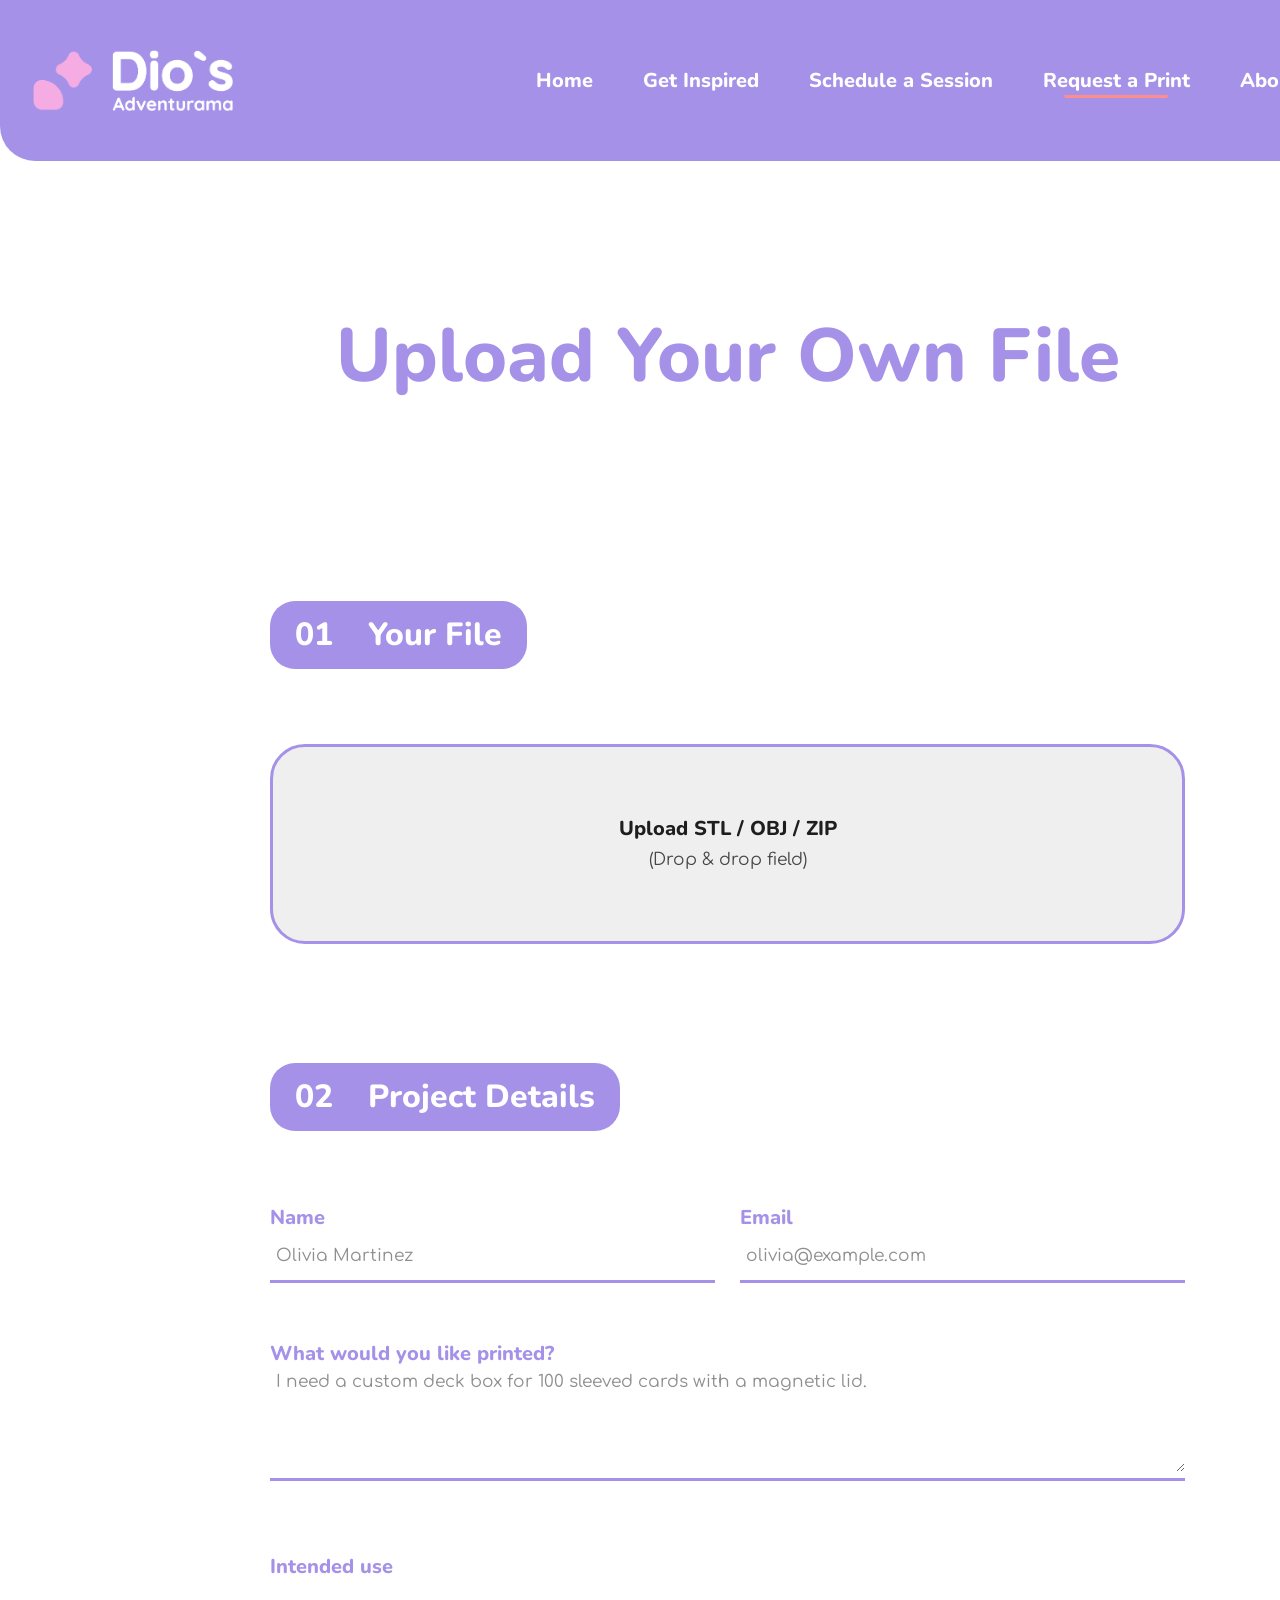
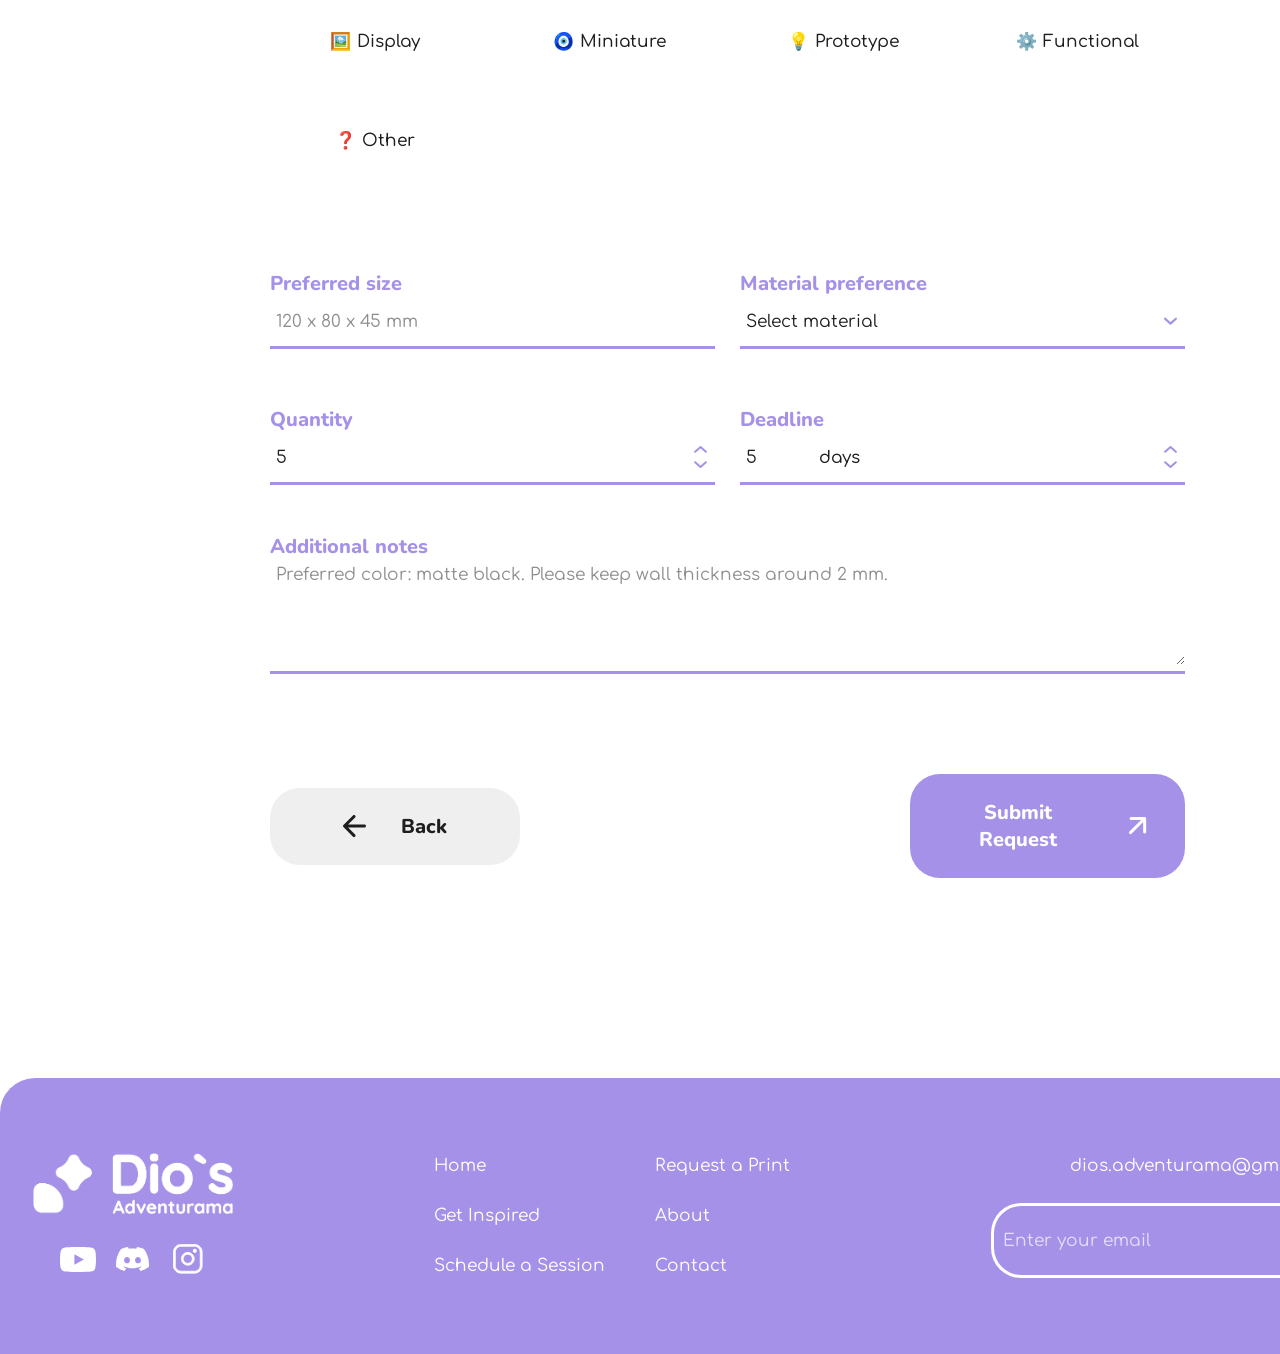
<file: upload-your-own-file.html>
<!doctype html>
<html lang="en">
<head>
  <meta charset="utf-8">
  <meta name="viewport" content="width=device-width, initial-scale=1">
  <title>DA | Upload Your Own File</title>
  <link rel="preconnect" href="https://fonts.googleapis.com">
  <link rel="preconnect" href="https://fonts.gstatic.com" crossorigin>
  <link href="https://fonts.googleapis.com/css2?family=Comfortaa:wght@400;500&family=Nunito:wght@800&display=swap" rel="stylesheet">
  <link rel="stylesheet" href="styles.css">
</head>
  <body class="upload-own-file-page">
  <header>
    <div class="menu">
      <div class="container">
        <a href="index.html">
          <img class="menu-logo" src="img/Primary_logo_T.png" alt="Dio's Adventurama" width="200" height="61">
        </a>
        <nav class="site-nav" aria-label="Primary">
          <a href="index.html">Home</a>
          <a href="get-inspired.html">Get Inspired</a>
          <a href="schedule-a-session.html">Schedule a Session</a>
          <a href="request-a-print.html">Request a Print</a>
          <a href="about.html">About</a>
          <a href="contact.html">Contact</a>
        </nav>
      </div>
    </div>
  </header>
    <main>
    <section class="hero">
      <div class="container">
        <div class="safe">
          <div class="hero-text">
            <h1>Upload Your Own File</h1>
          </div>
        </div>
      </div>
    </section>

    <section class="upload-form-section">
      <div class="container">
        <form class="upload-form safe" action="request-submitted.html" method="get" enctype="multipart/form-data">
          <div class="upload-step-file-row">
            <div class="upload-step-pill">
              <h3>01</h3>
              <h3>Your File</h3>
            </div>

            <div class="upload-drop-wrap">
              <input id="upload-file" class="upload-dropzone-input" type="file" name="file" accept=".stl,.obj,.zip">
              <div class="upload-dropzone" id="upload-dropzone">
                <label for="upload-file" class="upload-dropzone-empty upload-empty">
                  <h5>Upload STL / OBJ / ZIP</h5>
                  <small class="text-small upload-dropzone-hint">(Drop &amp; drop field)</small>
                </label>
                <div class="upload-selected" hidden>
                  <div class="upload-card">
                    <div class="upload-card-top">
                      <button class="upload-card-remove upload-remove" type="button" aria-label="Remove selected file">
                        <svg width="16" height="16" viewBox="0 0 16 16" fill="none" xmlns="http://www.w3.org/2000/svg">
                          <path d="M4 4L12 12" stroke="#A592E8" stroke-width="3" stroke-linecap="round"/>
                          <path d="M12 4L4 12" stroke="#A592E8" stroke-width="3" stroke-linecap="round"/>
                        </svg>
                      </button>
                    </div>
                    <div class="upload-card-info">
                      <span class="upload-card-name">File name</span>
                      <span class="upload-card-format">File format</span>
                      <span class="upload-card-size">File size</span>
                    </div>
                  </div>
                </div>
              </div>
            </div>
          </div>

          <div class="upload-step-details">
            <div class="upload-step-pill">
              <h3>02</h3>
              <h3>Project Details</h3>
            </div>

            <div class="upload-details-content">
              <div class="upload-block upload-intro-fields">
                <div class="upload-fields-row">
                  <div class="upload-field">
                    <label for="upload-name"><h5>Name</h5></label>
                    <input id="upload-name" class="upload-control" type="text" name="name" placeholder="Olivia Martinez">
                    <div class="field-underline" aria-hidden="true"></div>
                  </div>

                  <div class="upload-field">
                    <label for="upload-email"><h5>Email</h5></label>
                    <input id="upload-email" class="upload-control" type="email" name="email" placeholder="olivia@example.com">
                    <div class="field-underline" aria-hidden="true"></div>
                  </div>
                </div>

                <div class="upload-field">
                  <label for="upload-print-request"><h5>What would you like printed?</h5></label>
                  <textarea id="upload-print-request" name="project_description" rows="3" placeholder="I need a custom deck box for 100 sleeved cards with a magnetic lid."></textarea>
                  <div class="field-underline" aria-hidden="true"></div>
                </div>
              </div>

              <div class="upload-block upload-intended-use">
                <h5>Intended use</h5>
                <div class="upload-use-options">
                  <label class="upload-use-option">
                    <input type="radio" name="intended_use" value="display">
                    <span class="upload-use-ui"><span aria-hidden="true">&#128444;&#65039;</span><span>Display</span></span>
                  </label>
                  <label class="upload-use-option">
                    <input type="radio" name="intended_use" value="miniature">
                    <span class="upload-use-ui"><span aria-hidden="true">&#129535;</span><span>Miniature</span></span>
                  </label>
                  <label class="upload-use-option">
                    <input type="radio" name="intended_use" value="prototype">
                    <span class="upload-use-ui"><span aria-hidden="true">&#128161;</span><span>Prototype</span></span>
                  </label>
                  <label class="upload-use-option">
                    <input type="radio" name="intended_use" value="functional">
                    <span class="upload-use-ui"><span aria-hidden="true">&#9881;&#65039;</span><span>Functional</span></span>
                  </label>
                  <label class="upload-use-option">
                    <input type="radio" name="intended_use" value="other">
                    <span class="upload-use-ui"><span aria-hidden="true">&#10067;</span><span>Other</span></span>
                  </label>
                </div>
              </div>

              <div class="upload-block upload-paired-fields">
                <div class="upload-fields-row">
                  <div class="upload-field">
                    <label for="upload-size"><h5>Preferred size</h5></label>
                    <input id="upload-size" class="upload-control" type="text" name="preferred_size" placeholder="120 x 80 x 45 mm">
                    <div class="field-underline" aria-hidden="true"></div>
                  </div>

                  <div class="upload-field">
                    <label for="upload-material"><h5>Material preference</h5></label>
                    <div class="upload-select-wrap">
                      <select id="upload-material" class="upload-control" name="material">
                        <option value="" selected disabled>Select material</option>
                        <option value="pla">PLA</option>
                        <option value="petg">PETG</option>
                        <option value="abs">ABS</option>
                        <option value="resin">Resin</option>
                        <option value="tpu">TPU</option>
                        <option value="other">Other</option>
                      </select>
                    </div>
                    <div class="field-underline" aria-hidden="true"></div>
                  </div>
                </div>

                <div class="upload-fields-row">
                  <div class="upload-field">
                    <label for="upload-quantity"><h5>Quantity</h5></label>
                    <span class="upload-stepper">
                      <input id="upload-quantity" class="upload-control upload-stepper-input" type="number" name="quantity" min="1" value="5">
                      <span class="upload-stepper-buttons" aria-hidden="true">
                        <button class="upload-stepper-btn" type="button" data-step="up" data-target="upload-quantity" aria-label="Increase quantity">&#9650;</button>
                        <button class="upload-stepper-btn" type="button" data-step="down" data-target="upload-quantity" aria-label="Decrease quantity">&#9660;</button>
                      </span>
                    </span>
                    <div class="field-underline" aria-hidden="true"></div>
                  </div>

                  <div class="upload-field">
                    <label for="upload-deadline"><h5>Deadline</h5></label>
                    <div class="upload-deadline-wrap">
                      <span class="upload-deadline-left">
                        <input id="upload-deadline" class="upload-control upload-stepper-input" type="number" name="deadline_days" min="1" value="5">
                        <span class="upload-deadline-suffix">days</span>
                      </span>
                      <span class="upload-stepper-buttons" aria-hidden="true">
                        <button class="upload-stepper-btn" type="button" data-step="up" data-target="upload-deadline" aria-label="Increase deadline">&#9650;</button>
                        <button class="upload-stepper-btn" type="button" data-step="down" data-target="upload-deadline" aria-label="Decrease deadline">&#9660;</button>
                      </span>
                    </div>
                    <div class="field-underline" aria-hidden="true"></div>
                  </div>
                </div>
              </div>

              <div class="upload-block">
                <div class="upload-field">
                  <label for="upload-notes"><h5>Additional notes</h5></label>
                  <textarea id="upload-notes" name="additional_notes" rows="3" placeholder="Preferred color: matte black. Please keep wall thickness around 2 mm."></textarea>
                  <div class="field-underline" aria-hidden="true"></div>
                </div>
              </div>
            </div>
          </div>

          <div class="upload-actions-row">
            <a class="upload-back-btn" href="request-a-print.html">
              <svg width="23" height="23" viewBox="0 0 23 23" fill="none" xmlns="http://www.w3.org/2000/svg">
                <path d="M21.5 9.5459C22.3284 9.5459 23 10.2175 23 11.0459C23 11.8743 22.3284 12.5459 21.5 12.5459V11.0459V9.5459ZM0.43934 12.1066C-0.146447 11.5208 -0.146447 10.571 0.43934 9.98524L9.98528 0.439297C10.5711 -0.14649 11.5208 -0.14649 12.1066 0.439297C12.6924 1.02508 12.6924 1.97483 12.1066 2.56062L3.62133 11.0459L12.1066 19.5312C12.6924 20.117 12.6924 21.0667 12.1066 21.6525C11.5208 22.2383 10.5711 22.2383 9.98528 21.6525L0.43934 12.1066ZM21.5 11.0459V12.5459H1.5V11.0459V9.5459H21.5V11.0459Z" fill="#1E1E1E"/>
              </svg>
              <span>Back</span>
            </a>

            <button class="hero-primary upload-submit-btn" type="submit">
              <span>Submit Request</span>
              <svg width="18" height="18" viewBox="0 0 18 18" fill="none" xmlns="http://www.w3.org/2000/svg">
                <path d="M0.43934 14.5816C-0.146447 15.1673 -0.146447 16.1171 0.43934 16.7029C1.02513 17.2887 1.97487 17.2887 2.56066 16.7029L1.5 15.6422L0.43934 14.5816ZM17.1421 1.50008C17.1421 0.67165 16.4706 7.68366e-05 15.6421 7.71316e-05L2.14214 7.62887e-05C1.31371 7.62887e-05 0.642136 0.671649 0.642136 1.50008C0.642136 2.3285 1.31371 3.00008 2.14214 3.00008H14.1421V15.0001C14.1421 15.8285 14.8137 16.5001 15.6421 16.5001C16.4706 16.5001 17.1421 15.8285 17.1421 15.0001L17.1421 1.50008ZM1.5 15.6422L2.56066 16.7029L16.7028 2.56074L15.6421 1.50008L14.5815 0.439416L0.43934 14.5816L1.5 15.6422Z" fill="white"/>
              </svg>
            </button>
          </div>
        </form>
      </div>
    </section>
  </main>
<footer class="footer">
    <div class="container">
      <div class="footer-row">
        <div class="footer-left">
          <img class="footer-logo" src="img/Primary_logo_TW.png" alt="Dio's Adventurama" width="200" height="61">
          <div class="footer-social" aria-label="Social links">
            <div class="footer-icon" aria-hidden="true">
              <svg width="36" height="25" viewBox="0 0 36 25" fill="none" xmlns="http://www.w3.org/2000/svg">
                <path d="M35.2677 3.93057C35.0628 3.17658 34.6624 2.48896 34.1063 1.93615C33.5503 1.38335 32.858 0.984634 32.0983 0.779701C29.2815 0.0125025 18.0125 1.35535e-05 18.0125 1.35535e-05C18.0125 1.35535e-05 6.74523 -0.0124761 3.92662 0.720823C3.16743 0.935187 2.47653 1.33954 1.92026 1.89506C1.364 2.45057 0.961037 3.13861 0.750072 3.8931C0.00719786 6.68713 2.6354e-06 12.4822 2.6354e-06 12.4822C2.6354e-06 12.4822 -0.00719222 18.3057 0.730286 21.0712C1.14399 22.6003 2.35813 23.8082 3.90144 24.2203C6.74703 24.9875 17.9855 25 17.9855 25C17.9855 25 29.2545 25.0125 32.0713 24.281C32.8313 24.0764 33.5242 23.6786 34.0817 23.1269C34.6391 22.5752 35.0417 21.8888 35.2497 21.1354C35.9943 18.3432 35.9997 12.55 35.9997 12.55C35.9997 12.55 36.0357 6.7246 35.2677 3.93057ZM14.4078 17.8508L14.4168 7.14567L23.7828 12.5071L14.4078 17.8508Z" fill="white"/>
              </svg>
            </div>
            <div class="footer-icon" aria-hidden="true">
              <svg width="33" height="24" viewBox="0 0 33 24" fill="none" xmlns="http://www.w3.org/2000/svg">
                <path d="M27.9358 1.98947C25.8325 1.06863 23.5771 0.390202 21.2188 0.00162817C21.1759 -0.00586516 21.133 0.0128682 21.1109 0.0503616C20.8208 0.542628 20.4994 1.18483 20.2745 1.68959C17.738 1.32727 15.2146 1.32727 12.7302 1.68959C12.5051 1.1736 12.1721 0.542628 11.8808 0.0503616C11.8587 0.0141216 11.8157 -0.00461183 11.7728 0.00162817C9.41586 0.388962 7.16039 1.06739 5.05577 1.98947C5.03755 1.99696 5.02195 2.00947 5.01158 2.02571C0.733413 8.12415 -0.438556 14.0727 0.136372 19.9475C0.138974 19.9763 0.155883 20.0037 0.179297 20.0212C3.00191 21.9991 5.73609 23.1997 8.4195 23.9956C8.46244 24.0081 8.50795 23.9932 8.53527 23.9593C9.17004 23.1323 9.73587 22.2603 10.221 21.3431C10.2497 21.2893 10.2223 21.2256 10.1638 21.2044C9.26629 20.8796 8.41169 20.4835 7.58962 20.0337C7.5246 19.9975 7.51938 19.9088 7.57921 19.8663C7.7522 19.7425 7.92524 19.6139 8.09044 19.484C8.12031 19.4603 8.16196 19.4552 8.19709 19.4701C13.5977 21.8229 19.4445 21.8229 24.7816 19.4701C24.8167 19.454 24.8583 19.4589 24.8895 19.4827C25.0547 19.6127 25.2278 19.7425 25.402 19.8663C25.4618 19.9088 25.458 19.9975 25.3929 20.0337C24.5708 20.4923 23.7162 20.8796 22.8174 21.2032C22.759 21.2244 22.7328 21.2893 22.7614 21.3431C23.2571 22.2589 23.8229 23.1311 24.446 23.9581C24.4719 23.9932 24.5188 24.0081 24.5617 23.9956C27.2581 23.1997 29.9923 21.9991 32.8149 20.0212C32.8396 20.0037 32.8553 19.9775 32.8579 19.9488C33.546 13.1568 31.7054 7.25707 27.9787 2.02695C27.9697 2.00947 27.9541 1.99696 27.9358 1.98947ZM11.0275 16.3704C9.40155 16.3704 8.06179 14.946 8.06179 13.1968C8.06179 11.4476 9.37556 10.0233 11.0275 10.0233C12.6924 10.0233 14.0192 11.4601 13.9932 13.1968C13.9932 14.946 12.6794 16.3704 11.0275 16.3704ZM21.9927 16.3704C20.3669 16.3704 19.0271 14.946 19.0271 13.1968C19.0271 11.4476 20.3408 10.0233 21.9927 10.0233C23.6577 10.0233 24.9844 11.4601 24.9584 13.1968C24.9584 14.946 23.6577 16.3704 21.9927 16.3704Z" fill="white"/>
              </svg>
            </div>
            <div class="footer-icon" aria-hidden="true">
              <svg width="30" height="30" viewBox="0 0 30 30" fill="none" xmlns="http://www.w3.org/2000/svg">
                <path d="M21.4768 0.399658C23.5095 0.399734 25.4593 1.20743 26.8967 2.64478C28.334 4.08216 29.1408 6.03197 29.1408 8.0647V21.4768C29.1407 23.5095 28.334 25.4594 26.8967 26.8967C25.4593 28.3341 23.5095 29.1408 21.4768 29.1409H8.06465C6.03192 29.1409 4.08211 28.3341 2.64473 26.8967C1.20738 25.4594 0.399685 23.5095 0.399609 21.4768V8.0647C0.399624 6.03191 1.20733 4.08217 2.64473 2.64478C4.08212 1.20738 6.03186 0.399673 8.06465 0.399658H21.4768ZM8.06465 2.31763C6.54045 2.31764 5.07894 2.92345 4.00117 4.00122C2.9234 5.07899 2.31759 6.5405 2.31758 8.0647V21.4768C2.31765 23.0009 2.92346 24.4626 4.00117 25.5403C5.07893 26.618 6.54051 27.2239 8.06465 27.2239H21.4768C23.0009 27.2238 24.4625 26.618 25.5402 25.5403C26.6179 24.4626 27.2238 23.0009 27.2238 21.4768V8.0647C27.2238 6.54056 26.6179 5.07898 25.5402 4.00122C24.4625 2.92351 23.0009 2.3177 21.4768 2.31763H8.06465Z" fill="white" stroke="white" stroke-width="0.8"/>
                <path d="M13.551 8.52271C14.7924 8.27576 16.0798 8.40258 17.2492 8.88696C18.4186 9.37135 19.418 10.1919 20.1213 11.2444C20.8245 12.2969 21.2004 13.5342 21.2004 14.8C21.1989 16.4969 20.5243 18.1246 19.3244 19.3245C18.1246 20.5243 16.4968 21.199 14.8 21.2004C13.5342 21.2004 12.2968 20.8246 11.2443 20.1213C10.1919 19.4181 9.3713 18.4187 8.88691 17.2493C8.40253 16.0798 8.27571 14.7925 8.52266 13.551C8.76965 12.3097 9.37964 11.1696 10.2746 10.2747C11.1696 9.37969 12.3096 8.7697 13.551 8.52271ZM14.8 10.2336C13.8957 10.2336 13.0118 10.5017 12.26 11.0042C11.508 11.5067 10.9213 12.2212 10.5754 13.0569C10.2296 13.8924 10.1399 14.8117 10.3166 15.6985C10.4934 16.5853 10.9289 17.4002 11.5686 18.0393C12.2084 18.6785 13.0242 19.1134 13.9113 19.2893C14.7984 19.4651 15.7177 19.3743 16.5529 19.0276C17.3881 18.6809 18.102 18.0944 18.6037 17.342C19.1055 16.5896 19.3722 15.7045 19.3713 14.8C19.3699 13.588 18.8885 12.4257 18.0314 11.5686C17.2189 10.7561 16.132 10.282 14.9885 10.2336H14.8Z" fill="white" stroke="white" stroke-width="0.8"/>
                <path d="M21.8 8.80005C21.4044 8.80005 21.0178 8.68275 20.6889 8.46299C20.36 8.24322 20.1036 7.93087 19.9522 7.56542C19.8009 7.19996 19.7613 6.79783 19.8384 6.40987C19.9156 6.02191 20.1061 5.66554 20.3858 5.38584C20.6655 5.10613 21.0219 4.91565 21.4098 4.83848C21.7978 4.76131 22.1999 4.80092 22.5654 4.95229C22.9308 5.10367 23.2432 5.36001 23.4629 5.68891C23.6827 6.01781 23.8 6.40449 23.8 6.80005C23.8 7.33048 23.5893 7.83919 23.2142 8.21426C22.8391 8.58934 22.3304 8.80005 21.8 8.80005Z" fill="white"/>
              </svg>
            </div>
          </div>
        </div>
        <nav class="footer-nav" aria-label="Footer menu">
          <div class="footer-nav-group">
            <a class="button" href="index.html">Home</a>
            <a class="button" href="get-inspired.html">Get Inspired</a>
            <a class="button" href="schedule-a-session.html">Schedule a Session</a>
          </div>
          <div class="footer-nav-group">
            <a class="button" href="request-a-print.html">Request a Print</a>
            <a class="button" href="about.html">About</a>
            <a class="button" href="contact.html">Contact</a>
          </div>
        </nav>
        <div class="footer-right">
          <a class="footer-email" href="mailto:dios.adventurama@gmail.com">dios.adventurama@gmail.com</a>
          <form class="footer-subscribe" action="#" method="post">
            <label class="sr-only" for="subscribe-email-footer">Email</label>
            <input id="subscribe-email-footer" class="footer-subscribe-input subscribe-input text-small" name="email" type="email" required autocomplete="email" placeholder="Enter your email">
            <button class="button footer-subscribe-btn subscribe-btn" type="submit" aria-label="Subscribe">
              <svg width="23" height="23" viewBox="0 0 23 23" fill="none" xmlns="http://www.w3.org/2000/svg">
                <path d="M1.5 9.5459C0.671573 9.5459 0 10.2175 0 11.0459C0 11.8743 0.671573 12.5459 1.5 12.5459V11.0459V9.5459ZM22.5607 12.1066C23.1464 11.5208 23.1464 10.571 22.5607 9.98524L13.0147 0.439297C12.4289 -0.14649 11.4792 -0.14649 10.8934 0.439297C10.3076 1.02508 10.3076 1.97483 10.8934 2.56062L19.3787 11.0459L10.8934 19.5312C10.3076 20.117 10.3076 21.0667 10.8934 21.6525C11.4792 22.2383 12.4289 22.2383 13.0147 21.6525L22.5607 12.1066ZM1.5 11.0459V12.5459H21.5V11.0459V9.5459H1.5V11.0459Z" fill="#A592E8"/>
              </svg>
            </button>
          </form>
        </div>
      </div>
    </div>
  </footer>
  <script src="upload-your-own-file.js" defer></script>
  <script src="scroll-animations.js" defer></script>
</body>
</html>
</file>
<file: styles.css>
﻿:root {
  --font-heading: "Nunito", sans-serif;
  --font-body: "Comfortaa", sans-serif;

  --fs-h1: 75px;
  --lh-h1: 90px;
  --fs-h2: 50px;
  --fs-h3: 32px;
  --lh-h3: 35px;
  --fs-h4: 24px;
  --lh-h4: 28px;
  --fs-h5: 20px;
  --fs-body: 20px;
  --lh-body: 25px;
  --fs-small: 17px;
  --fs-button: 20px;

  --color-primary-1: #a592e8;
  --color-primary-2: #ff8d8d;
  --color-primary-3: #f5ace2;
  --color-primary-4: #fffcd9;
  --color-white: #ffffff;
  --color-text: #1e1e1e;
  --color-text-7: rgba(30, 30, 30, 0.07);
  --color-text-50: rgba(30, 30, 30, 0.5);

  --space-6: 6px;
  --space-15: 15px;
  --space-25: 25px;
  --space-35: 35px;
  --space-50: 50px;
  --space-75: 75px;
  --space-100: 100px;
  --space-150: 150px;
  --space-200: 200px;

  --border-3: 3px;
  --hover-soft-duration: 0.32s;
  --hover-soft-ease: cubic-bezier(0.22, 1, 0.36, 1);
  --wave-duration: 0.64s;
  --wave-ease: cubic-bezier(0.4, 0, 0.2, 1);
  --page-transition-duration: 0.68s;
  --page-transition-ease: cubic-bezier(0.22, 0.61, 0.36, 1);

  --radius-10: 10px;
  --radius-25: 25px;
  --radius-30: 30px;
  --radius-35: 35px;
  --radius-50: 50px;
}

*,
*::before,
*::after {
  box-sizing: border-box;
}

html {
  background: var(--color-white);
  scrollbar-width: none;
  -ms-overflow-style: none;
}

body {
  margin: 0;
  min-width: 1440px;
  font-family: var(--font-body);
  font-size: var(--fs-body);
  line-height: var(--lh-body);
  font-weight: 500;
  color: var(--color-text);
  background: var(--color-white);
  scrollbar-width: none;
  -ms-overflow-style: none;
}

body main,
body .footer {
  opacity: 1;
  transform: translateY(0);
  transition:
    opacity var(--page-transition-duration) var(--page-transition-ease),
    transform var(--page-transition-duration) var(--page-transition-ease);
  will-change: opacity, transform;
}

body.page-is-leaving {
  pointer-events: none;
}

body.page-is-leaving main,
body.page-is-leaving .footer {
  opacity: 0;
  transform: translateY(10px);
}

html::-webkit-scrollbar,
body::-webkit-scrollbar {
  width: 0;
  height: 0;
}

h1,
h2,
h3,
h4,
h5,
h6,
p {
  margin: 0;
}

h1,
h2,
h3,
h4,
h5,
h6,
button,
.button {
  font-family: var(--font-heading);
  font-weight: 800;
}

h1,
h2,
h3,
h4,
h5,
h6 {
  line-height: 1.2;
  height: auto;
  max-height: none;
  overflow: visible;
}

h1 {
  font-size: var(--fs-h1);
}

h2 {
  font-size: var(--fs-h2);
}

h3 {
  font-size: var(--fs-h3);
}

h4 {
  font-size: var(--fs-h4);
}

h5 {
  font-size: var(--fs-h5);
}

small,
.text-small {
  font-size: var(--fs-small);
  font-weight: 400;
}

button,
.button {
  font-size: var(--fs-button);
  line-height: normal;
}

a {
  color: inherit;
  text-decoration: none;
}

.container {
  width: 100%;
  max-width: 1440px;
  margin-inline: auto;
}

.safe {
  padding-inline: 142px;
}

.menu {
  background: var(--color-primary-1);
  border-bottom-left-radius: var(--radius-35);
  border-bottom-right-radius: var(--radius-35);
}

.menu .container {
  display: flex;
  align-items: center;
  justify-content: space-between;
  padding: var(--space-50) var(--space-25);
}

.menu-inner {
  width: 100%;
  display: flex;
  align-items: center;
  justify-content: space-between;
}

.site-nav {
  display: flex;
  gap: var(--space-50);
}

.site-nav a {
  position: relative;
  display: inline-block;
  color: var(--color-white);
  font-family: var(--font-heading);
  font-weight: 800;
  font-size: var(--fs-button);
  line-height: normal;
}

.site-nav a.active::after {
  content: "";
  position: absolute;
  left: 50%;
  bottom: -4px;
  width: 70%;
  transform: translateX(-50%);
  height: var(--border-3);
  background: var(--color-primary-2);
}

.menu-logo,
.footer-logo {
  width: 200px;
  height: 61px;
  display: block;
}

.hero {
  padding-block: var(--space-150);
}

.request-submitted-page .hero {
  padding-bottom: calc(var(--space-150) + 500px);
}

.hero .safe {
  display: flex;
  flex-direction: column;
  align-items: center;
  gap: var(--space-50);
}

.hero-text {
  display: flex;
  flex-direction: column;
  gap: var(--space-25);
  text-align: center;
  opacity: 0;
  transform: translateY(44px);
  animation: heroTextLoad 1.6s cubic-bezier(0.22, 0.61, 0.36, 1) 120ms both;
}

.hero-text p {
  color: var(--color-primary-2);
}

.hero-text h1 {
  color: var(--color-primary-1);
}

.hero-actions,
.print-options-row {
  display: flex;
  align-items: center;
  justify-content: center;
  gap: var(--space-35);
}

.hero-actions {
  padding-right: 34px;
  opacity: 0;
  animation: heroActionsLoad 1.35s cubic-bezier(0.22, 0.61, 0.36, 1) 360ms both;
}

@keyframes heroTextLoad {
  from {
    opacity: 0;
    transform: translateY(44px);
  }
  to {
    opacity: 1;
    transform: translateY(0);
  }
}

@keyframes heroActionsLoad {
  from {
    opacity: 0;
  }
  to {
    opacity: 1;
  }
}

.hero-link {
  color: var(--color-primary-1);
}

.hero-primary {
  display: inline-flex;
  align-items: center;
  gap: var(--space-35);
  padding: var(--space-25) var(--space-35);
  color: var(--color-white);
  background: var(--color-primary-1);
  border-radius: var(--radius-30);
}

.hero-primary svg {
  width: var(--fs-button);
  height: var(--fs-button);
  display: block;
}

.hero-actions .hero-link,
.footer-email,
.footer-nav a {
  transition: filter var(--hover-soft-duration) var(--hover-soft-ease);
}

.hero-actions .hero-link:hover,
.hero-actions .hero-link:focus-visible,
.footer-email:hover,
.footer-email:focus-visible,
.footer-nav a:hover,
.footer-nav a:focus-visible {
  filter: brightness(0.9);
}

.hero-actions .hero-primary {
  position: relative;
  z-index: 0;
  overflow: hidden;
  isolation: isolate;
  transform: translateY(0);
  box-shadow: 0 0 0 rgba(255, 141, 141, 0);
  background: var(--color-primary-1);
  color: var(--color-white);
  transition:
    transform var(--hover-soft-duration) var(--hover-soft-ease),
    box-shadow var(--hover-soft-duration) var(--hover-soft-ease),
    background-color var(--wave-duration) var(--wave-ease);
}

.hero-actions .hero-primary[href="get-inspired.html"] {
  transition:
    transform 0.368s var(--hover-soft-ease),
    box-shadow var(--hover-soft-duration) var(--hover-soft-ease),
    background-color var(--wave-duration) var(--wave-ease);
}

.hero-actions .hero-primary::before {
  content: "";
  position: absolute;
  left: 100%;
  top: 50%;
  width: 280%;
  height: 280%;
  background: var(--color-primary-2);
  border-radius: 46% 54% 52% 48% / 53% 47% 55% 45%;
  transform: translate(-8%, -50%) scale(0);
  opacity: 0;
  transition:
    transform var(--wave-duration) var(--wave-ease),
    opacity var(--wave-duration) var(--wave-ease);
  z-index: -1;
  pointer-events: none;
}

.hero-actions .hero-primary:hover,
.hero-actions .hero-primary:focus-visible {
  transform: translateY(-15px);
  box-shadow: 0 10px 15px rgba(255, 141, 141, 0.25);
  background-color: var(--color-primary-2);
}

.hero-actions .hero-primary:hover::before,
.hero-actions .hero-primary:focus-visible::before {
  transform: translate(-50%, -50%) scale(1.2);
  opacity: 1;
}

.hero-actions .hero-primary > * {
  position: relative;
  z-index: 1;
}

.hero-actions .hero-primary svg {
  flex: 0 0 24px;
  width: 18px;
  height: 18px;
  transform-origin: center;
  transform: scale(1);
  transition: transform var(--hover-soft-duration) var(--hover-soft-ease);
}

.hero-actions .hero-primary:hover svg,
.hero-actions .hero-primary:focus-visible svg {
  transform: scale(1.28);
}

.hero-wave {
  position: relative;
  z-index: 0;
  overflow: hidden;
  isolation: isolate;
  transform: translateY(0);
  box-shadow: 0 0 0 rgba(255, 141, 141, 0);
  transition:
    transform 0.368s var(--hover-soft-ease),
    box-shadow var(--hover-soft-duration) var(--hover-soft-ease),
    background-color var(--wave-duration) var(--wave-ease),
    color var(--wave-duration) var(--wave-ease);
}

.hero-wave.btn--invert {
  background: var(--color-white);
  color: var(--color-primary-1);
}

.hero-wave::before {
  content: "";
  position: absolute;
  left: 100%;
  top: 50%;
  width: 280%;
  height: 280%;
  background: var(--color-primary-2);
  border-radius: 46% 54% 52% 48% / 53% 47% 55% 45%;
  transform: translate(-8%, -50%) scale(0);
  opacity: 0;
  transition:
    transform var(--wave-duration) var(--wave-ease),
    opacity var(--wave-duration) var(--wave-ease);
  z-index: -1;
  pointer-events: none;
}

.hero-wave:hover,
.hero-wave:focus-visible {
  transform: translateY(-15px);
  box-shadow: 0 10px 15px rgba(255, 141, 141, 0.25);
  background-color: var(--color-primary-2);
  color: var(--color-white);
}

.hero-wave:hover::before,
.hero-wave:focus-visible::before {
  transform: translate(-50%, -50%) scale(1.2);
  opacity: 1;
}

.hero-wave > * {
  position: relative;
  z-index: 1;
}

.hero-wave svg {
  flex: 0 0 24px;
  width: 18px;
  height: 18px;
  transform-origin: center;
  transform: scale(1);
  transition: transform var(--hover-soft-duration) var(--hover-soft-ease);
}

.hero-wave svg path {
  fill: currentColor;
  transition: fill var(--hover-soft-duration) var(--hover-soft-ease);
}

.hero-wave:hover svg,
.hero-wave:focus-visible svg {
  transform: scale(1.28);
}

.how,
.about-info {
  padding-block: var(--space-100);
  color: var(--color-white);
  background: var(--color-primary-1);
  border-radius: var(--radius-35);
}

.how .safe {
  display: flex;
  flex-direction: column;
  align-items: center;
  gap: var(--space-100);
}

.how-rows,
.our-approach-inner,
.what-makes-different-inner {
  display: flex;
  flex-direction: column;
  gap: var(--space-75);
}

.how-row {
  display: flex;
  align-items: center;
  justify-content: center;
  gap: var(--space-75);
}

.how-card {
  flex: 0 0 420px;
  width: 420px;
  height: 335px;
  display: flex;
  align-items: center;
  justify-content: center;
  background: var(--color-text-7);
  border-radius: var(--radius-50);
  overflow: hidden;
  transform: scale(1);
  transition: transform var(--hover-soft-duration) var(--hover-soft-ease);
  will-change: transform;
}

.how-card img {
  display: block;
  transform: scale(1);
  transition: transform var(--hover-soft-duration) var(--hover-soft-ease);
}

.how-row:hover .how-card,
.how-row:focus-within .how-card {
  transform: scale(1.03);
}

.how-row:hover .how-card img,
.how-row:focus-within .how-card img {
  transform: scale(1.02);
}

.how-text {
  width: 420px;
  display: flex;
  flex-direction: column;
  gap: var(--space-6);
}

.soon {
  padding-block: var(--space-200);
}

.soon h2 {
  text-align: center;
  color: var(--color-primary-1);
}

.about-info-layout {
  display: flex;
  align-items: center;
  gap: var(--space-50);
}

.about-info-text {
  flex: 0 0 600px;
  width: 600px;
  display: flex;
  flex-direction: column;
  gap: var(--space-50);
  text-align: left;
}

.about-info-paragraphs,
.our-approach-left,
.our-approach-list,
.custom-prints-media-right,
.footer-nav-group,
.contact-social,
.contact-news {
  display: flex;
  flex-direction: column;
  gap: var(--space-25);
}

.about-info-card {
  flex: 0 0 500px;
  width: 500px;
  height: 345px;
  display: flex;
  align-items: center;
  justify-content: center;
  background: var(--color-text-7);
  border-radius: var(--radius-50);
}

.about-info-card img {
  display: block;
  width: auto;
  height: auto;
  max-width: 50%;
}

.about-page .about-info-layout .about-info-text,
.about-page .about-info-layout .about-info-card {
  opacity: 0;
  will-change: opacity, transform;
}

.about-page .about-info {
  opacity: 0;
  will-change: opacity, transform;
  animation: aboutInfoSectionLoad 1.6s cubic-bezier(0.22, 0.61, 0.36, 1) 120ms both;
}

.about-page .about-info-layout .about-info-text {
  animation: aboutInfoTextLoad 1.6s cubic-bezier(0.22, 0.61, 0.36, 1) 360ms both;
}

.about-page .about-info-layout .about-info-card {
  animation: aboutInfoCardLoad 1.6s cubic-bezier(0.22, 0.61, 0.36, 1) 220ms both;
}

@keyframes aboutInfoTextLoad {
  from {
    opacity: 0;
    transform: translateX(-40px);
  }
  to {
    opacity: 1;
    transform: translateX(0);
  }
}

@keyframes aboutInfoSectionLoad {
  from {
    opacity: 0;
    transform: translateY(30px);
  }
  to {
    opacity: 1;
    transform: translateY(0);
  }
}

@keyframes aboutInfoCardLoad {
  from {
    opacity: 0;
    transform: translateX(40px);
  }
  to {
    opacity: 1;
    transform: translateX(0);
  }
}

.what-we-do,
.who-we-work-with,
.custom-prints {
  background: var(--color-white);
  padding-top: var(--space-100);
  padding-bottom: var(--space-100);
}

.what-we-do-layout,
.contact-layout {
  display: flex;
  align-items: flex-start;
  gap: var(--space-75);
}

.what-we-do-left,
.custom-prints-list-col {
  display: flex;
  flex-direction: column;
  gap: var(--space-15);
}

.what-we-do-intro,
.what-we-do-services,
.consulting-description,
.custom-prints-description,
.find-model-creator-text,
.contact-field {
  display: flex;
  flex-direction: column;
  gap: var(--space-6);
}

.what-we-do-intro h2,
.what-we-do-services h4 {
  color: var(--color-primary-1);
}

.what-we-do-list-wrap {
  padding: var(--space-6);
}

.what-we-do-list {
  margin: 0;
  padding: 0;
  list-style: none;
  display: flex;
  flex-direction: column;
  gap: var(--space-15);
}

.what-we-do-item {
  display: flex;
  align-items: flex-start;
  gap: var(--space-6);
  padding: var(--space-6);
}

.what-we-do-item p,
.our-approach-item p {
  transform: translateX(0);
  transition: transform var(--hover-soft-duration) var(--hover-soft-ease);
  will-change: transform;
}

.what-we-do-item:hover p,
.what-we-do-item:focus-within p,
.our-approach-item:hover p,
.our-approach-item:focus-within p {
  transform: translateX(10px);
}

.what-we-do-dot {
  width: 12px;
  height: 12px;
  flex: 0 0 12px;
  margin-top: 6px;
  border-radius: 999px;
  background: var(--color-primary-3);
}

.what-we-do-callout {
  padding: var(--space-25);
  display: flex;
  flex-direction: column;
  gap: var(--space-15);
  color: var(--color-white);
  background: var(--color-primary-3);
  border-radius: var(--radius-35);
}

.what-we-do-callout h4 {
  color: inherit;
}

.what-we-do-right {
  padding: var(--space-25);
  display: flex;
  gap: var(--space-35);
}

.what-we-do-stack,
.what-makes-different-combines,
.contact-fields {
  display: flex;
  flex-direction: column;
  gap: var(--space-35);
}

.what-we-do-stack-left {
  padding-top: var(--space-25);
}

.what-we-do-card {
  width: 230px;
  height: 215px;
  padding: var(--space-25);
  display: flex;
  flex-direction: column;
  gap: var(--space-15);
  background: var(--color-text-7);
  border-radius: var(--radius-35);
  transform: translateY(0);
  box-shadow: 0 0 0 rgba(30, 30, 30, 0);
  transition:
    transform var(--hover-soft-duration) var(--hover-soft-ease),
    box-shadow var(--hover-soft-duration) var(--hover-soft-ease);
  will-change: transform, box-shadow;
}

.what-we-do-icon {
  width: 85px;
  height: 85px;
  min-width: 85px;
  min-height: 85px;
  max-width: 85px;
  max-height: 85px;
  flex: 0 0 85px;
  border-radius: var(--radius-25);
  display: flex;
  align-items: center;
  justify-content: center;
  font-size: 32px;
  line-height: 1;
  background: var(--color-primary-1);
  transform: rotate(0deg) scale(1);
  transform-origin: center;
  transition:
    transform var(--hover-soft-duration) var(--hover-soft-ease),
    font-size var(--hover-soft-duration) var(--hover-soft-ease);
  will-change: transform, font-size;
}

.what-we-do-card:hover,
.what-we-do-card:focus-within {
  transform: translateY(-10px);
  box-shadow: 0 10px 18px rgba(30, 30, 30, 0.25);
}

.what-we-do-card:hover .what-we-do-icon,
.what-we-do-card:focus-within .what-we-do-icon {
  transform: rotate(3deg) scale(1.0588235294);
  font-size: 33.25px;
}

.what-we-do-stack-left .what-we-do-card:nth-child(1) .what-we-do-icon {
  background: var(--color-primary-1);
}

.what-we-do-stack-left .what-we-do-card:nth-child(2) .what-we-do-icon {
  background: var(--color-primary-4);
}

.what-we-do-stack:not(.what-we-do-stack-left) .what-we-do-card:nth-child(1) .what-we-do-icon {
  background: var(--color-primary-3);
}

.what-we-do-stack:not(.what-we-do-stack-left) .what-we-do-card:nth-child(2) .what-we-do-icon {
  background: var(--color-primary-2);
}

.what-we-do-card-text {
  display: flex;
  flex-direction: column;
  gap: 0;
}

.what-we-do-card h5 {
  color: var(--color-primary-1);
}

.our-approach,
.what-makes-different,
.consulting {
  background: var(--color-primary-1);
  border-radius: var(--radius-35);
  padding-top: var(--space-100);
  padding-bottom: var(--space-100);
}

.our-approach,
.what-makes-different {
  color: var(--color-white);
}

.our-approach-title,
.who-we-work-with-title,
.print-option-text {
  display: flex;
  flex-direction: column;
  align-items: center;
  gap: var(--space-6);
  text-align: center;
}

.our-approach-row,
.footer-row {
  display: flex;
  justify-content: space-between;
  align-items: flex-start;
}

.our-approach-item {
  display: flex;
  align-items: center;
  gap: var(--space-6);
}

.our-approach-square,
.consulting-list-square,
.custom-prints-list-square {
  width: 34px;
  height: 34px;
  flex: 0 0 34px;
  border-radius: var(--radius-10);
  background: var(--color-text-7);
}

.our-approach-card {
  width: 600px;
  height: 425px;
  padding: var(--space-35);
  display: flex;
  flex-direction: column;
  gap: var(--space-50);
  background: var(--color-white);
  border-radius: var(--radius-35);
  color: var(--color-text);
}

.our-approach-card h3 {
  text-align: center;
}

.our-approach-process,
.booking-month-nav {
  display: flex;
  align-items: center;
  justify-content: center;
  gap: var(--space-15);
}

.our-step {
  --step-rotate: 0deg;
  width: 90px;
  height: 90px;
  border-radius: var(--radius-25);
  display: flex;
  align-items: center;
  justify-content: center;
  text-align: center;
  background: var(--color-primary-1);
  transform: rotate(var(--step-rotate)) scale(1);
  transform-origin: center;
  transition: transform 0.6s var(--hover-soft-ease);
  will-change: transform;
}

.our-step h5 {
  color: var(--color-white);
}

.our-step-1 {
  --step-rotate: -3deg;
}

.our-step-2 {
  --step-rotate: -1deg;
}

.our-step-3 {
  --step-rotate: -2deg;
}

.our-step-4 {
  --step-rotate: 3deg;
  background: var(--color-primary-3);
}

@keyframes ourStepHoverTilt {
  0% {
    transform: rotate(calc(var(--step-rotate) - 1deg)) scale(1.03);
  }
  50% {
    transform: rotate(calc(var(--step-rotate) + 1deg)) scale(1.03);
  }
  100% {
    transform: rotate(calc(var(--step-rotate) - 0.4deg)) scale(1.03);
  }
}

.our-step:hover,
.our-step:focus-visible {
  animation: ourStepHoverTilt 2.72s cubic-bezier(0.22, 1, 0.36, 1) infinite;
}


.our-approach-notes {
  display: flex;
  flex-direction: column;
  gap: var(--space-6);
  text-align: center;
}

.our-approach-accent {
  color: var(--color-primary-1);
}

.who-we-work-with-inner {
  display: flex;
  flex-direction: column;
  gap: var(--space-100);
}

.who-we-work-with-title h2 {
  color: var(--color-primary-1);
}

.who-we-work-with-cards {
  display: flex;
  align-items: stretch;
  gap: var(--space-25);
}

.who-we-work-with-card {
  width: 270px;
  height: 210px;
  padding: var(--space-25);
  display: flex;
  flex-direction: column;
  align-items: flex-start;
  gap: var(--space-15);
  background: var(--color-text-7);
  border-radius: var(--radius-35);
  transform: translateY(0);
  box-shadow: 0 0 0 rgba(30, 30, 30, 0);
  transition:
    transform var(--hover-soft-duration) var(--hover-soft-ease),
    box-shadow var(--hover-soft-duration) var(--hover-soft-ease);
  will-change: transform, box-shadow;
}

.who-we-work-with-icon {
  width: 90px;
  height: 90px;
  min-width: 90px;
  min-height: 90px;
  max-width: 90px;
  max-height: 90px;
  flex: 0 0 90px;
  border-radius: var(--radius-30);
  display: flex;
  align-items: center;
  justify-content: center;
  font-size: 32px;
  line-height: 1;
  transform: rotate(0deg) scale(1);
  transform-origin: center;
  transition:
    transform var(--hover-soft-duration) var(--hover-soft-ease),
    font-size var(--hover-soft-duration) var(--hover-soft-ease);
  will-change: transform, font-size;
}

.who-we-work-with-card:hover,
.who-we-work-with-card:focus-within {
  transform: translateY(-10px);
  box-shadow: 0 10px 18px rgba(30, 30, 30, 0.25);
}

.who-we-work-with-card:hover .who-we-work-with-icon,
.who-we-work-with-card:focus-within .who-we-work-with-icon {
  transform: rotate(3deg) scale(1.0555555556);
  font-size: 33.3px;
}

.who-we-work-with-card:nth-child(1) .who-we-work-with-icon {
  background: var(--color-primary-1);
}

.who-we-work-with-card:nth-child(2) .who-we-work-with-icon {
  background: var(--color-primary-2);
}

.who-we-work-with-card:nth-child(3) .who-we-work-with-icon {
  background: var(--color-primary-4);
}

.who-we-work-with-card:nth-child(4) .who-we-work-with-icon {
  background: var(--color-primary-3);
}

.who-we-work-with-card h5 {
  color: var(--color-primary-1);
}

.who-we-work-with-guidance {
  padding: var(--space-35);
  display: flex;
  flex-direction: column;
  gap: var(--space-50);
  background: var(--color-primary-3);
  border-radius: var(--radius-50);
  color: var(--color-white);
}

.who-we-work-with-guidance h3 {
  text-align: center;
}

.who-we-work-with-grid {
  display: grid;
  grid-template-columns: repeat(2, 1fr);
  gap: var(--space-25);
}

.who-we-work-with-item {
  width: 530px;
  height: 75px;
  padding: var(--space-25) var(--space-35);
  display: flex;
  align-items: center;
  gap: var(--space-15);
  background: var(--color-text-7);
  border-radius: var(--radius-25);
}

.who-we-work-with-item p {
  transform: translateX(0);
  transition: transform var(--hover-soft-duration) var(--hover-soft-ease);
  will-change: transform;
}

.who-we-work-with-item:hover p,
.who-we-work-with-item:focus-within p {
  transform: translateX(10px);
}

.who-we-work-with-arrow {
  width: 23px;
  height: 23px;
  flex: 0 0 23px;
  display: block;
}

.what-makes-different-inner h2 {
  text-align: left;
  color: var(--color-white);
}

.what-makes-different-intro,
.what-makes-different-outro {
  padding: var(--space-35);
  display: flex;
  flex-direction: column;
  gap: var(--space-6);
  background: var(--color-primary-3);
  border-radius: var(--radius-35);
  color: var(--color-white);
}

.what-makes-different-intro {
  width: 725px;
  max-height: none;
}

.what-makes-different-intro p:last-child {
  white-space: nowrap;
}

.what-makes-different-intro p,
.what-makes-different-outro p {
  line-height: 1.1;
}

.what-makes-different-grid {
  display: grid;
  grid-template-columns: repeat(2, 560px);
  gap: var(--space-35);
}

.what-makes-different-card {
  width: 560px;
  height: 155px;
  padding: var(--space-25);
  display: flex;
  align-items: center;
  gap: var(--space-15);
  background: var(--color-text-7);
  border-radius: var(--radius-35);
}

.what-makes-different-icon {
  width: 90px;
  height: 90px;
  min-width: 90px;
  min-height: 90px;
  max-width: 90px;
  max-height: 90px;
  flex: 0 0 90px;
  border-radius: 20px;
  display: flex;
  align-items: center;
  justify-content: center;
  font-size: 32px;
  line-height: 1;
  background: var(--color-text-7);
  transform: rotate(0deg) scale(1);
  transform-origin: center;
  transition:
    transform var(--hover-soft-duration) var(--hover-soft-ease),
    font-size var(--hover-soft-duration) var(--hover-soft-ease);
  will-change: transform, font-size;
}

.what-makes-different-card:hover .what-makes-different-icon,
.what-makes-different-card:focus-within .what-makes-different-icon {
  transform: rotate(3deg) scale(1.0555555556);
  font-size: 33.3px;
}

.what-makes-different-card h4 {
  color: var(--color-white);
}

.what-makes-different-outro-wrap {
  display: flex;
  justify-content: flex-end;
}

.what-makes-different-outro {
  width: 725px;
  height: 120px;
}

.consulting-layout,
.custom-prints-layout {
  display: flex;
  align-items: center;
  justify-content: space-between;
  gap: var(--space-75);
}

.consulting-image-wrap {
  width: 577px;
  height: 725px;
  padding: var(--space-25);
  display: flex;
  align-items: center;
  justify-content: center;
  background: var(--color-text-7);
  border-radius: var(--radius-50);
}

.consulting-image-placeholder {
  width: 527px;
  height: 675px;
  display: flex;
  align-items: center;
  justify-content: center;
  overflow: hidden;
  border-radius: var(--radius-35);
}

.consulting-image-placeholder img {
  display: block;
  width: auto;
  height: auto;
  max-width: 100%;
  max-height: 100%;
}

.consulting-content {
  display: flex;
  flex-direction: column;
  gap: var(--space-15);
  color: var(--color-white);
}

.consulting-title-row,
.custom-prints-title-row,
.idea-mention {
  display: flex;
  align-items: center;
  gap: var(--space-25);
}

.consulting-title-icon,
.custom-prints-title-icon {
  width: 70px;
  height: 70px;
  min-width: 70px;
  flex: 0 0 70px;
  border-radius: 20px;
  display: flex;
  align-items: center;
  justify-content: center;
  font-size: 32px;
  line-height: 1;
  transform: scale(1) rotate(0deg);
  transition:
    transform var(--hover-soft-duration) var(--hover-soft-ease),
    border-radius var(--hover-soft-duration) var(--hover-soft-ease);
}

.service-icon-glyph {
  display: block;
  transform: scale(1);
  transition: transform var(--hover-soft-duration) var(--hover-soft-ease);
}

.consulting-title-icon {
  background: var(--color-white);
}

.consulting-list {
  padding: var(--space-6);
  display: flex;
  flex-direction: column;
  gap: var(--space-6);
}

.consulting-list-item,
.custom-prints-list-item {
  padding: var(--space-6);
  display: flex;
  align-items: center;
  gap: var(--space-6);
}

.consulting-list-item p,
.custom-prints-list-item p {
  transform: translateX(0);
  transition: transform var(--hover-soft-duration) var(--hover-soft-ease);
}

.consulting-list-item:hover p,
.custom-prints-list-item:hover p {
  transform: translateX(10px);
}

.consulting-good-for,
.custom-prints-good-for {
  padding: var(--space-25);
  display: flex;
  flex-direction: column;
  gap: var(--space-6);
  color: var(--color-white);
  background: var(--color-primary-3);
  border-radius: var(--radius-35);
}

.consulting-cta {
  align-self: flex-start;
  color: var(--color-white);
  background: var(--color-primary-1);
}

.get-inspired-page main .consulting-cta.btn--invert:hover,
.get-inspired-page main .consulting-cta.btn--invert:focus-visible {
  transform: translateX(15px);
  box-shadow: -10px 0 15px rgba(255, 141, 141, 0.25);
}

.get-inspired-page main .custom-prints-cta:hover,
.get-inspired-page main .custom-prints-cta:focus-visible {
  transform: translateX(15px);
  box-shadow: -10px 0 15px rgba(255, 141, 141, 0.25);
}

.consulting-cta svg path {
  fill: currentColor;
}

.consulting-guides-media {
  width: 577px;
  height: 667px;
  padding: var(--space-25);
  display: flex;
  flex-direction: column;
  gap: var(--space-25);
  background: var(--color-text-7);
  border-radius: var(--radius-50);
}

.consulting-guides-image,
.custom-prints-media-top {
  width: 527px;
  height: 301px;
  border-radius: var(--radius-35);
  overflow: hidden;
}

.custom-prints-content {
  display: flex;
  flex-direction: column;
  gap: var(--space-15);
  color: var(--color-text);
  text-align: left;
}

.custom-prints-title-icon {
  color: var(--color-white);
  background: var(--color-primary-1);
}

.custom-prints-title-row h3 {
  color: var(--color-primary-1);
}

.custom-prints-description h4 {
  color: var(--color-primary-1);
}

.custom-prints-list {
  padding: var(--space-6);
  display: flex;
  gap: var(--space-25);
}

.custom-prints-cta {
  align-self: flex-start;
}

.custom-prints-media,
.concept-projects-media {
  display: flex;
  flex-direction: column;
  gap: var(--space-25);
  padding: var(--space-25);
  background: var(--color-text-7);
  border-radius: var(--radius-50);
}

.custom-prints-media {
  flex: 0 0 527px;
}

.custom-prints-media-bottom,
.concept-projects-media-bottom,
.contact-social-list {
  display: flex;
  gap: var(--space-25);
}

.custom-prints-media-left {
  width: 251px;
  height: 349px;
  border-radius: var(--radius-35);
  overflow: hidden;
}

.custom-prints-media-small {
  width: 251px;
  height: 163px;
  border-radius: var(--radius-35);
  overflow: hidden;
}

.custom-prints-media-top img,
.custom-prints-media-left img,
.custom-prints-media-small img,
.consulting-guides-image img,
.concept-projects-media-top img,
.concept-projects-media-small img {
  display: block;
  width: 100%;
  height: 100%;
  object-fit: cover;
}

.consulting-image-placeholder,
.consulting-guides-image,
.custom-prints-media-top,
.custom-prints-media-left,
.custom-prints-media-small,
.concept-projects-media-top,
.concept-projects-media-small {
  border-radius: var(--radius-35);
  transform: scale(1);
  transition:
    transform var(--hover-soft-duration) var(--hover-soft-ease),
    border-radius var(--hover-soft-duration) var(--hover-soft-ease);
  will-change: transform;
}

.concept-projects-media {
  flex: 0 0 577px;
}

.concept-projects-media-top {
  width: 527px;
  height: 393px;
  border-radius: var(--radius-35);
  overflow: hidden;
}

.concept-projects-media-small {
  width: 251px;
  height: 257px;
  border-radius: var(--radius-35);
  overflow: hidden;
}

.consulting-layout:hover .consulting-image-placeholder,
.consulting-layout:hover .consulting-guides-image,
.custom-prints-layout:hover .custom-prints-media-top,
.custom-prints-layout:hover .custom-prints-media-left,
.custom-prints-layout:hover .custom-prints-media-small,
.custom-prints-layout:hover .concept-projects-media-top,
.custom-prints-layout:hover .concept-projects-media-small {
  transform: scale(1.033333);
  border-radius: 36.17px;
}

.consulting-layout:hover .consulting-title-icon,
.custom-prints-layout:hover .custom-prints-title-icon {
  transform: scale(1.033333) rotate(3deg);
  border-radius: 20.67px;
}

.consulting-layout:hover .consulting-title-icon .service-icon-glyph,
.custom-prints-layout:hover .custom-prints-title-icon .service-icon-glyph {
  transform: scale(1.066667);
}

.print-options {
  padding-top: 50px;
  padding-bottom: var(--space-100);
  background: var(--color-white);
}

.print-option-card {
  width: 362px;
  height: 480px;
  padding: var(--space-35) var(--space-25);
  display: flex;
  flex-direction: column;
  align-items: center;
  justify-content: center;
  text-align: center;
  gap: var(--space-35);
  color: var(--color-white);
  background: var(--color-primary-1);
  border-radius: var(--radius-50);
  translate: 0 0;
  box-shadow: 0 0 0 rgba(165, 146, 232, 0);
  transition:
    translate var(--hover-soft-duration) var(--hover-soft-ease),
    box-shadow var(--hover-soft-duration) var(--hover-soft-ease);
  will-change: translate, box-shadow;
}

.print-option-card h3,
.print-option-card p {
  color: var(--color-white);
}

.print-option-icon {
  width: 160px;
  height: 160px;
  flex: 0 0 160px;
  border-radius: var(--radius-35);
  display: flex;
  align-items: center;
  justify-content: center;
  font-size: 70px;
  line-height: 1;
  background: var(--color-text-7);
  transform: scale(1) rotate(0deg);
  transform-origin: center;
  transition:
    transform var(--hover-soft-duration) var(--hover-soft-ease),
    font-size var(--hover-soft-duration) var(--hover-soft-ease);
  will-change: transform, font-size;
}

.print-option-text {
  display: flex;
  flex-direction: column;
  align-items: center;
  text-align: center;
  gap: var(--space-6);
}

.print-option-card-link {
  color: inherit;
}

.print-option-card-link:hover,
.print-option-card-link:focus-visible {
  translate: 0 -10px;
  box-shadow: 0 10px 20px rgba(165, 146, 232, 0.15);
}

.print-option-card-link:hover .print-option-icon,
.print-option-card-link:focus-visible .print-option-icon {
  transform: scale(1.03) rotate(3deg);
  font-size: 77px;
}

.request-print-page .print-options-row .print-option-card-link {
  opacity: 0;
  will-change: opacity, transform;
}

.request-print-page .print-options-row .print-option-card-link[href="upload-your-own-file.html"] {
  animation: requestPrintCardLeftLoad 1.6s cubic-bezier(0.22, 0.61, 0.36, 1) 220ms both;
}

.request-print-page .print-options-row .print-option-card-link[href="find-model-online.html"] {
  animation: requestPrintCardUpLoad 1.6s cubic-bezier(0.22, 0.61, 0.36, 1) 400ms both;
}

.request-print-page .print-options-row .print-option-card-link[href="i-have-an-idea.html"] {
  animation: requestPrintCardRightLoad 1.6s cubic-bezier(0.22, 0.61, 0.36, 1) 580ms both;
}

@keyframes requestPrintCardLeftLoad {
  from {
    opacity: 0;
    transform: translateX(-40px);
  }
  to {
    opacity: 1;
    transform: translateX(0);
  }
}

@keyframes requestPrintCardRightLoad {
  from {
    opacity: 0;
    transform: translateX(40px);
  }
  to {
    opacity: 1;
    transform: translateX(0);
  }
}

@keyframes requestPrintCardUpLoad {
  from {
    opacity: 0;
    transform: translateY(40px);
  }
  to {
    opacity: 1;
    transform: translateY(0);
  }
}

.upload-form-section {
  padding-top: var(--space-50);
  padding-bottom: var(--space-200);
  background: var(--color-white);
}

.upload-form {
  display: flex;
  flex-direction: column;
  align-items: center;
  gap: var(--space-100);
}

.upload-step-file-row,
.upload-step-details {
  display: flex;
  flex-direction: column;
  width: 915px;
  max-width: 100%;
  gap: var(--space-75);
}

.upload-step-file-row {
  align-items: flex-start;
}

.upload-step-pill {
  flex: 0 0 auto;
  display: inline-flex;
  align-items: center;
  gap: var(--space-35);
  padding: var(--space-15) var(--space-25);
  color: var(--color-white);
  background: var(--color-primary-1);
  border-radius: var(--radius-25);
}

.upload-own-file-page .upload-step-file-row .upload-step-pill {
  opacity: 0;
  animation: uploadOwnFileStepLoad 1.3s cubic-bezier(0.22, 0.61, 0.36, 1) 120ms both;
}

.upload-drop-wrap {
  width: 100%;
  max-width: 915px;
}

.upload-own-file-page .upload-drop-wrap {
  opacity: 0;
  animation: uploadOwnFileStepLoad 1.3s cubic-bezier(0.22, 0.61, 0.36, 1) 260ms both;
}

.upload-own-file-page .find-model-step-content {
  opacity: 0;
  animation: uploadOwnFileStepLoad 1.3s cubic-bezier(0.22, 0.61, 0.36, 1) 260ms both;
}

.upload-own-file-page .idea-concept-content {
  opacity: 0;
  animation: uploadOwnFileStepLoad 1.3s cubic-bezier(0.22, 0.61, 0.36, 1) 260ms both;
}

@keyframes uploadOwnFileStepLoad {
  from {
    opacity: 0;
    transform: translateY(40px);
  }
  to {
    opacity: 1;
    transform: translateY(0);
  }
}

.upload-dropzone-input {
  position: absolute;
  width: 1px;
  height: 1px;
  opacity: 0;
  overflow: hidden;
  z-index: -1;
  padding: 0;
  border: 0;
}

.upload-dropzone {
  width: 915px;
  max-width: 100%;
  height: 200px;
  display: block;
  position: relative;
  background: var(--color-text-7);
  border: 3px solid var(--color-primary-1);
  border-radius: var(--radius-35);
  cursor: pointer;
  box-shadow: inset 0 0 0 0 rgba(30, 30, 30, 0);
  transition:
    background-color var(--hover-soft-duration) var(--hover-soft-ease),
    box-shadow var(--hover-soft-duration) var(--hover-soft-ease);
  overflow: hidden;
}

.upload-dropzone-input:focus-visible + .upload-dropzone {
  outline: 2px solid var(--color-primary-1);
  outline-offset: 3px;
}

.upload-dropzone:hover,
.upload-dropzone:focus-within {
  box-shadow: inset 0 0 0 999px rgba(30, 30, 30, 0.08);
}

.upload-dropzone.is-drag-over {
  box-shadow: inset 0 0 0 999px rgba(165, 146, 232, 0.14);
}

.upload-dropzone-empty {
  width: 100%;
  height: 100%;
  display: flex;
  flex-direction: column;
  align-items: center;
  justify-content: center;
  text-align: center;
  gap: var(--space-6);
}

.upload-dropzone h5 {
  color: var(--color-text);
}

.upload-dropzone-hint {
  color: #000;
  opacity: 0.7;
}

.upload-selected {
  width: 100%;
  height: 100%;
  display: none;
  padding: 20px;
}

.upload-empty {
  display: flex;
}

.upload-dropzone.is-selected .upload-empty,
.upload-dropzone.is-selected .upload-dropzone-empty {
  display: none;
}

.upload-dropzone.is-selected .upload-selected {
  display: flex;
}

.upload-dropzone.is-file-added {
  animation: uploadDropzoneAdded 0.72s cubic-bezier(0.22, 1, 0.36, 1);
}

.upload-dropzone.is-file-added .upload-card {
  animation: uploadCardAdded 0.62s cubic-bezier(0.22, 1, 0.36, 1);
}

.upload-dropzone.is-file-removing {
  animation: uploadDropzoneCleared 0.44s cubic-bezier(0.22, 1, 0.36, 1);
}

.upload-dropzone.is-file-removing .upload-card {
  animation: uploadCardRemoved 0.42s cubic-bezier(0.22, 1, 0.36, 1) both;
}

.upload-selected.is-closing {
  pointer-events: none;
}

.upload-dropzone.is-file-cleared .upload-dropzone-empty {
  animation: uploadEmptyReveal 0.46s cubic-bezier(0.22, 1, 0.36, 1) both;
}

@keyframes uploadDropzoneAdded {
  0% {
    box-shadow: inset 0 0 0 0 rgba(165, 146, 232, 0);
  }
  45% {
    box-shadow: inset 0 0 0 999px rgba(165, 146, 232, 0.1);
  }
  100% {
    box-shadow: inset 0 0 0 0 rgba(165, 146, 232, 0);
  }
}

@keyframes uploadCardAdded {
  0% {
    opacity: 0;
    transform: translateY(12px) scale(0.985);
  }
  100% {
    opacity: 1;
    transform: translateY(0) scale(1);
  }
}

@keyframes uploadDropzoneCleared {
  0% {
    box-shadow: inset 0 0 0 0 rgba(165, 146, 232, 0);
  }
  55% {
    box-shadow: inset 0 0 0 999px rgba(165, 146, 232, 0.08);
  }
  100% {
    box-shadow: inset 0 0 0 0 rgba(165, 146, 232, 0);
  }
}

@keyframes uploadCardRemoved {
  0% {
    opacity: 1;
    transform: translateY(0) scale(1);
  }
  100% {
    opacity: 0;
    transform: translateY(10px) scale(0.985);
  }
}

@keyframes uploadEmptyReveal {
  0% {
    opacity: 0;
    transform: translateY(10px);
  }
  100% {
    opacity: 1;
    transform: translateY(0);
  }
}

.upload-card {
  width: 100%;
  height: 100%;
  display: flex;
  flex-direction: column;
  justify-content: space-between;
  gap: 0;
  padding: var(--space-15);
  background: var(--color-white);
  border-radius: var(--radius-25);
  will-change: transform, opacity;
}

.upload-card-top {
  width: 100%;
  display: flex;
  justify-content: flex-end;
}

.upload-card-remove {
  width: 35px;
  height: 35px;
  border: 0;
  border-radius: 999px;
  display: inline-flex;
  align-items: center;
  justify-content: center;
  padding: 0;
  background: var(--color-text-7);
  cursor: pointer;
}

.upload-card-remove svg {
  width: 16px;
  height: 16px;
  display: block;
}

.upload-card-info {
  display: flex;
  flex-direction: column;
  gap: var(--space-6);
  text-align: left;
}

.upload-card-name {
  color: var(--color-text);
}

.upload-card-format,
.upload-card-size {
  color: var(--color-primary-1);
}

.upload-step-details .upload-step-pill {
  align-self: flex-start;
}

.upload-details-content {
  width: 100%;
  display: flex;
  flex-direction: column;
  gap: var(--space-50);
}

.upload-block {
  display: flex;
  flex-direction: column;
}

.upload-intro-fields {
  gap: var(--space-35);
}

.upload-fields-row {
  width: 100%;
  display: flex;
  gap: var(--space-25);
}

.upload-field {
  width: 100%;
  display: flex;
  flex-direction: column;
  gap: var(--space-6);
}

.upload-fields-row .upload-field {
  flex: 1 1 0;
  min-width: 0;
}

.upload-field input,
.upload-field textarea,
.upload-select-wrap select {
  width: 100%;
  padding: 0 0 0 var(--space-6);
  border-bottom: 0 !important;
  border: 0;
  outline: 0;
  box-shadow: none !important;
  color: var(--color-text);
  background: transparent;
  font-family: var(--font-body);
  font-size: var(--fs-small);
  font-weight: 400;
  line-height: normal;
}

.upload-field textarea {
  min-height: var(--space-100);
  height: var(--space-100);
  overflow-y: auto;
  resize: vertical;
}

.upload-field input::placeholder,
.upload-field textarea::placeholder,
.upload-select-wrap select {
  font-family: var(--font-body);
  font-size: var(--fs-small);
  font-weight: 400;
  line-height: normal;
  color: var(--color-text-50);
}

.upload-control {
  height: 38px;
  min-height: 38px;
  border: 0;
  border-bottom: 0 !important;
  box-shadow: none !important;
  padding-top: 0;
  padding-bottom: 0;
  line-height: 38px;
}

.field-underline {
  width: 100%;
  height: 0;
  border-top: 3px solid var(--color-primary-1);
  border-radius: 0;
  transform: translateZ(0);
  -webkit-transform: translateZ(0);
  transition: border-top-color var(--hover-soft-duration) var(--hover-soft-ease);
}

.upload-field-error,
.upload-intended-error,
.upload-drop-error {
  margin: 0;
  min-height: 1.3em;
  padding-left: var(--space-6);
  font-family: var(--font-body);
  font-size: 14px;
  font-weight: 400;
  line-height: 1.3;
  color: var(--color-primary-2);
  opacity: 0;
  transition: opacity var(--hover-soft-duration) var(--hover-soft-ease);
}

.upload-field.is-invalid .field-underline {
  border-top-color: var(--color-primary-2);
}

.upload-field.is-invalid .upload-field-error {
  opacity: 1;
}

.upload-intended-use.is-invalid .upload-intended-error {
  opacity: 1;
}

.upload-drop-wrap.is-invalid .upload-dropzone {
  border-color: var(--color-primary-2);
}

.upload-drop-wrap.is-invalid .upload-drop-error {
  opacity: 1;
}

.upload-field label h5,
.upload-intended-use > h5 {
  color: var(--color-primary-1);
}

.upload-intended-use {
  gap: var(--space-25);
}

.upload-use-options {
  display: flex;
  flex-wrap: wrap;
  gap: 24px;
}

.upload-use-option {
  position: relative;
  display: inline-flex;
  cursor: pointer;
}

.upload-use-option input {
  position: absolute;
  opacity: 0;
  pointer-events: none;
}

.upload-use-ui {
  width: 210px;
  height: 75px;
  display: inline-flex;
  align-items: center;
  justify-content: center;
  gap: var(--space-6);
  border-radius: var(--radius-25);
  border: 0;
  box-shadow: none;
  color: var(--color-text);
  background: transparent;
  font-size: var(--fs-small);
  cursor: pointer;
  transition: background-color 0.2s ease, color 0.2s ease;
}

.upload-use-option:hover .upload-use-ui {
  background: var(--color-text-7);
}

.upload-use-option input:checked + .upload-use-ui {
  color: var(--color-white);
  background: var(--color-primary-2);
  border-radius: var(--radius-25);
}

.upload-paired-fields {
  gap: var(--space-35);
}

.upload-select-wrap {
  position: relative;
}

.upload-select-wrap::after {
  content: "";
  position: absolute;
  right: 8px;
  top: 50%;
  width: 13px;
  height: 13px;
  transform: translateY(-50%);
  pointer-events: none;
  background-image: url("data:image/svg+xml,%3Csvg xmlns='http://www.w3.org/2000/svg' viewBox='0 0 23 23' fill='none'%3E%3Cpath d='M2 7.5L11.5 16L21 7.5' stroke='%23A592E8' stroke-width='4' stroke-linecap='round' stroke-linejoin='round'/%3E%3C/svg%3E");
  background-size: 100% 100%;
  background-repeat: no-repeat;
}

.upload-select-wrap select {
  appearance: none;
  -webkit-appearance: none;
  -moz-appearance: none;
  padding-right: 35px;
}

.upload-select-wrap select:valid {
  color: var(--color-text);
}

.upload-deadline-wrap,
.upload-stepper {
  display: flex;
  width: 100%;
  align-items: center;
  position: relative;
  padding-right: 21px;
}

.upload-stepper-input {
  width: 64px !important;
  min-width: 64px;
  -moz-appearance: textfield;
  appearance: textfield;
}

.upload-deadline-left {
  display: flex;
  align-items: center;
  gap: var(--space-15);
}

.upload-deadline-suffix {
  font-size: var(--fs-small);
  color: var(--color-text);
}

.upload-stepper-buttons {
  position: absolute;
  right: 8px;
  top: 50%;
  transform: translateY(-50%);
  display: flex;
  flex-direction: column;
  align-items: center;
  justify-content: center;
  gap: 2px;
}

.upload-stepper-btn {
  width: 13px;
  height: 13px;
  border: 0;
  border-radius: var(--radius-10);
  display: inline-flex;
  align-items: center;
  justify-content: center;
  padding: 0;
  font-size: 0;
  line-height: 0;
  color: transparent;
  background: transparent;
  cursor: pointer;
}

.upload-stepper-btn::before {
  content: "";
  width: 13px;
  height: 13px;
  display: block;
  background-repeat: no-repeat;
  background-position: center;
  background-size: contain;
}

.upload-stepper-btn[data-step="up"]::before {
  background-image: url("data:image/svg+xml,%3Csvg xmlns='http://www.w3.org/2000/svg' viewBox='0 0 23 23' fill='none'%3E%3Cpath d='M2 15.5L11.5 7L21 15.5' stroke='%23A592E8' stroke-width='3.5' stroke-linecap='round' stroke-linejoin='round'/%3E%3C/svg%3E");
}

.upload-stepper-btn[data-step="down"]::before {
  background-image: url("data:image/svg+xml,%3Csvg xmlns='http://www.w3.org/2000/svg' viewBox='0 0 23 23' fill='none'%3E%3Cpath d='M2 7.5L11.5 16L21 7.5' stroke='%23A592E8' stroke-width='3.5' stroke-linecap='round' stroke-linejoin='round'/%3E%3C/svg%3E");
}

.upload-stepper-btn:hover {
  opacity: 0.8;
}

.upload-actions-row {
  width: 915px;
  max-width: 100%;
  display: flex;
  align-items: center;
  justify-content: space-between;
}

.upload-back-btn {
  width: 250px;
  display: inline-flex;
  align-items: center;
  justify-content: center;
  gap: var(--space-35);
  padding: var(--space-25) var(--space-35);
  color: var(--color-text);
  background: var(--color-text-7);
  font-family: var(--font-heading);
  font-size: var(--fs-button);
  font-weight: 800;
  line-height: normal;
  border-radius: var(--radius-30);
  box-shadow: inset 0 0 0 0 rgba(30, 30, 30, 0);
  transition: box-shadow var(--hover-soft-duration) var(--hover-soft-ease);
}

.upload-back-btn:hover,
.upload-back-btn:focus-visible {
  box-shadow: inset 0 0 0 999px rgba(30, 30, 30, 0.08);
}

.upload-back-btn svg {
  flex: 0 0 23px;
  display: block;
}

.upload-submit-btn {
  border: 0;
  cursor: pointer;
  position: relative;
  z-index: 0;
  overflow: hidden;
  isolation: isolate;
  transform: translateY(0);
  box-shadow: 0 0 0 rgba(255, 141, 141, 0);
  transition:
    transform 0.368s var(--hover-soft-ease),
    box-shadow var(--hover-soft-duration) var(--hover-soft-ease),
    background-color var(--wave-duration) var(--wave-ease),
    color var(--wave-duration) var(--wave-ease);
}

.upload-submit-btn::before {
  content: "";
  position: absolute;
  left: 100%;
  top: 50%;
  width: 280%;
  height: 280%;
  background: var(--color-primary-2);
  border-radius: 46% 54% 52% 48% / 53% 47% 55% 45%;
  transform: translate(-8%, -50%) scale(0);
  opacity: 0;
  transition:
    transform var(--wave-duration) var(--wave-ease),
    opacity var(--wave-duration) var(--wave-ease);
  z-index: -1;
  pointer-events: none;
}

.upload-submit-btn:hover,
.upload-submit-btn:focus-visible {
  transform: translateY(-15px);
  box-shadow: 0 10px 15px rgba(255, 141, 141, 0.25);
  background-color: var(--color-primary-2);
  color: var(--color-white);
}

.upload-submit-btn:hover::before,
.upload-submit-btn:focus-visible::before {
  transform: translate(-50%, -50%) scale(1.2);
  opacity: 1;
}

.upload-submit-btn > * {
  position: relative;
  z-index: 1;
}

.upload-submit-btn svg {
  flex: 0 0 24px;
  width: 18px;
  height: 18px;
  transform-origin: center;
  transform: scale(1);
  transition: transform var(--hover-soft-duration) var(--hover-soft-ease);
}

.upload-submit-btn svg path {
  fill: currentColor;
  transition: fill var(--hover-soft-duration) var(--hover-soft-ease);
}

.upload-submit-btn:hover svg,
.upload-submit-btn:focus-visible svg {
  transform: scale(1.28);
}

.upload-stepper-input::-webkit-inner-spin-button,
.upload-stepper-input::-webkit-outer-spin-button {
  -webkit-appearance: none !important;
  margin: 0;
}


.request-step {
  width: 915px;
  max-width: 100%;
}

.find-model-step-content {
  width: 100%;
  display: flex;
  flex-direction: column;
}

.find-model-creators-list {
  width: 100%;
  display: flex;
  flex-direction: column;
  gap: var(--space-35);
}

.find-model-creator-card {
  width: 915px;
  max-width: 100%;
  padding: var(--space-35);
  display: flex;
  align-items: center;
  justify-content: space-between;
  gap: var(--space-35);
  color: var(--color-text);
  background: var(--color-text-7);
  border-radius: var(--radius-50);
  -webkit-tap-highlight-color: transparent;
  transition: background-color 0.2s ease, color 0.2s ease;
}

.find-model-creator-card:hover,
.find-model-creator-card:focus-visible,
.find-model-creator-card:active {
  color: var(--color-text);
  background: rgba(30, 30, 30, 0.12);
}

.find-model-creator-card:visited {
  color: var(--color-text);
}

.find-model-creator-main {
  width: 645px;
  display: flex;
  align-items: center;
  gap: var(--space-25);
}

.find-model-avatar {
  width: 110px;
  height: 110px;
  border-radius: var(--radius-30);
  object-fit: cover;
  transform: rotate(0deg) scale(1);
  transform-origin: center;
  transition: transform var(--hover-soft-duration) var(--hover-soft-ease);
  will-change: transform;
}

.find-model-arrow {
  flex: 0 0 23px;
  width: 23px;
  height: 23px;
  display: inline-flex;
  align-items: center;
  justify-content: center;
  transform: scale(1);
  transform-origin: center;
  transition: transform var(--hover-soft-duration) var(--hover-soft-ease);
}

.find-model-creator-card:hover .find-model-avatar,
.find-model-creator-card:focus-visible .find-model-avatar {
  transform: rotate(3deg) scale(1.05);
}

.find-model-creator-card:hover .find-model-arrow,
.find-model-creator-card:focus-visible .find-model-arrow {
  transform: scale(1.0869565217);
}

.find-model-important {
  margin-top: var(--space-50);
  padding: var(--space-35);
  display: flex;
  flex-direction: column;
  gap: var(--space-6);
  background: var(--color-primary-4);
  border-radius: var(--radius-50);
}

.find-model-important p {
  line-height: 1.35;
}

.request-form-groups {
  gap: var(--space-50);
}

.idea-concept-content {
  width: 100%;
  display: flex;
  flex-direction: column;
  gap: var(--space-15);
}

.idea-mention-row {
  display: flex;
  align-items: center;
}

.idea-mention-chips {
  display: flex;
  gap: var(--space-15);
  flex-wrap: nowrap;
}

.idea-chip {
  padding: var(--space-6);
  display: inline-flex;
  align-items: center;
  gap: var(--space-6);
  border: 0;
  border-radius: var(--radius-10);
  background: var(--color-text-7);
  color: var(--color-text-50);
  font-family: var(--font-body);
  line-height: 1;
  cursor: pointer;
  transition: background-color 0.2s ease;
}

.idea-chip:hover,
.idea-chip:focus-visible {
  background: rgba(30, 30, 30, 0.12);
}

.idea-chip-icon {
  font-size: 17px;
  line-height: 1;
}

.idea-mention > h5 {
  color: var(--color-text-50);
}

.sessions {
  padding-top: var(--space-50);
  padding-bottom: var(--space-200);
}

.sessions-panel {
  width: 1156px;
  margin-left: auto;
  margin-right: auto;
  padding: var(--space-25);
  display: flex;
  justify-content: space-between;
  align-items: flex-end;
  background: var(--color-primary-1);
  border-radius: var(--radius-50);
}

.schedule-session-page .sessions-panel {
  opacity: 0;
  animation: scheduleSessionsPanelLoad 1.05s cubic-bezier(0.22, 0.61, 0.36, 1) 120ms both;
}

.sessions-card {
  flex: 1 1 0;
  max-width: 351px;
  max-height: 200px;
  padding: var(--space-25);
  display: flex;
  flex-direction: column;
  align-items: flex-start;
  gap: var(--space-15);
  text-align: left;
  color: var(--color-white);
  background: var(--color-text-7);
  border-radius: var(--radius-35);
  position: relative;
  top: 0;
  box-shadow: 0 0 0 rgba(30, 30, 30, 0);
  transition:
    background-color var(--hover-soft-duration) var(--hover-soft-ease),
    top var(--hover-soft-duration) var(--hover-soft-ease),
    box-shadow var(--hover-soft-duration) var(--hover-soft-ease);
  will-change: top, box-shadow, background-color;
}

.sessions-card:hover,
.sessions-card:focus-within {
  background: rgba(30, 30, 30, 0.12);
  top: -10px;
  box-shadow: 0 10px 20px rgba(30, 30, 30, 0.15);
}

.sessions-card.active,
.sessions-card.active:hover,
.sessions-card.active:focus-within {
  background: rgba(30, 30, 30, 0.12);
  top: -10px;
  box-shadow:
    0 10px 20px rgba(30, 30, 30, 0.15),
    inset 0 0 0 2px rgba(255, 255, 255, 0.9);
}

.schedule-session-page .sessions-card {
  opacity: 0;
}

.schedule-session-page .sessions-panel .sessions-card:nth-child(1) {
  animation: requestPrintCardLeftLoad 1.6s cubic-bezier(0.22, 0.61, 0.36, 1) 260ms both;
}

.schedule-session-page .sessions-panel .sessions-card:nth-child(2) {
  animation: requestPrintCardUpLoad 1.6s cubic-bezier(0.22, 0.61, 0.36, 1) 440ms both;
}

.schedule-session-page .sessions-panel .sessions-card:nth-child(3) {
  animation: requestPrintCardRightLoad 1.6s cubic-bezier(0.22, 0.61, 0.36, 1) 620ms both;
}

@keyframes scheduleSessionsPanelLoad {
  from {
    opacity: 0;
  }
  to {
    opacity: 1;
  }
}

.sessions-card-first {
  max-width: 364px;
}

.sessions-card-top {
  display: flex;
  align-items: center;
  gap: var(--space-6);
}

.sessions-card-icon {
  width: 55px;
  height: 55px;
  border-radius: var(--radius-10);
  display: flex;
  align-items: center;
  justify-content: center;
  background: var(--color-text-7);
  transform: rotate(0deg) scale(1);
  transform-origin: center;
  transition: transform var(--hover-soft-duration) var(--hover-soft-ease);
  will-change: transform;
}

.sessions-card-icon p {
  transform: scale(1);
  transform-origin: center;
  transition: transform var(--hover-soft-duration) var(--hover-soft-ease);
  will-change: transform;
}

.sessions-card:hover .sessions-card-icon,
.sessions-card:focus-within .sessions-card-icon,
.sessions-card.active .sessions-card-icon {
  transform: rotate(3deg) scale(1.03);
}

.sessions-card:hover .sessions-card-icon p,
.sessions-card:focus-within .sessions-card-icon p,
.sessions-card.active .sessions-card-icon p {
  transform: scale(1.03);
}

.sessions-card-title {
  display: flex;
  flex-direction: column;
  align-items: flex-start;
  gap: 0;
}

.sessions-card h4,
.sessions-card-title p,
.sessions-card .text-small {
  color: var(--color-white);
}

/* ===== BEGIN: Schedule Session Booking Block ===== */
.schedule-booking {
  margin-top: calc(var(--space-200) * -1);
  padding-bottom: var(--space-200);
}

.schedule-booking .booking {
  margin-inline: var(--space-100);
  padding: var(--space-35) var(--space-25);
  display: flex;
  flex-direction: column;
  align-items: stretch;
  gap: var(--space-25);
  background: var(--color-text-7);
  border-radius: 0 0 var(--radius-50) var(--radius-50);
}

.booking-step {
  display: flex;
  flex-direction: column;
  width: 100%;
  flex: 0 0 auto;
  align-items: stretch;
  gap: var(--space-25);
}

.booking-step.is-hidden {
  display: none;
}

.booking-step.is-visible {
  display: flex;
  animation: bookingStepReveal 0.72s cubic-bezier(0.22, 0.61, 0.36, 1) both;
}

@keyframes bookingStepReveal {
  from {
    opacity: 0;
    transform: translateY(24px);
  }
  to {
    opacity: 1;
    transform: translateY(0);
  }
}

.booking-center-block {
  text-align: center;
}

.booking-label-sm {
  color: var(--color-text-50);
}

.booking-label-lg {
  color: var(--color-primary-1);
}

.booking-month-nav {
  display: flex;
  align-items: center;
  justify-content: center;
  gap: var(--space-15);
}

.booking-month-arrow {
  width: 38px;
  height: 38px;
  padding: 0;
  border: 0;
  border-radius: var(--radius-10);
  display: flex;
  align-items: center;
  justify-content: center;
  background: var(--color-text-7);
  cursor: pointer;
  transition: background-color var(--hover-soft-duration) var(--hover-soft-ease);
}

.booking-month-arrow:hover,
.booking-month-arrow:focus-visible {
  background: rgba(30, 30, 30, 0.12);
}

.booking-month-arrow-prev svg {
  transform: rotate(180deg);
}

.booking-calendar {
  width: 100%;
  max-width: 915px;
  padding: var(--space-25) var(--space-35);
  background: var(--color-text-7);
  border-radius: var(--radius-50);
}

.booking-step--date .booking-center-block,
.booking-step--date .booking-calendar,
.booking-step--date .booking-days > div,
.booking-step--date .booking-date {
  opacity: 0;
  transform: translateY(24px);
  transition:
    opacity 1.05s cubic-bezier(0.22, 0.61, 0.36, 1) var(--reveal-delay, 0ms),
    transform 1.05s cubic-bezier(0.22, 0.61, 0.36, 1) var(--reveal-delay, 0ms),
    background-color 0.2s ease,
    color 0.2s ease;
  will-change: opacity, transform;
}

.booking-step--date .is-reveal-in {
  opacity: 1;
  transform: translateY(0);
}

.booking-step--date.is-visible .booking-days > div {
  opacity: 1;
  transform: translateY(0);
}

.booking-step--date .is-grid-fade-out {
  opacity: 0 !important;
  transform: translateY(10px) !important;
  transition: opacity 0.22s ease, transform 0.22s ease;
}

.booking-step--times .booking-center-block,
.booking-step--times .booking-times,
.booking-step--times .booking-time-option {
  opacity: 0;
  transform: translateY(24px);
  transition:
    opacity 1.05s cubic-bezier(0.22, 0.61, 0.36, 1) var(--reveal-delay, 0ms),
    transform 1.05s cubic-bezier(0.22, 0.61, 0.36, 1) var(--reveal-delay, 0ms),
    background-color 0.2s ease,
    color 0.2s ease;
  will-change: opacity, transform;
}

.booking-step--times .is-reveal-in {
  opacity: 1;
  transform: translateY(0);
}

.booking-step--details .booking-center-block,
.booking-step--details .booking-form,
.booking-step--details .booking-form .upload-field,
.booking-step--details .booking-submit-wrap {
  opacity: 0;
  transform: translateY(24px);
  transition:
    opacity 1.05s cubic-bezier(0.22, 0.61, 0.36, 1) var(--reveal-delay, 0ms),
    transform 1.05s cubic-bezier(0.22, 0.61, 0.36, 1) var(--reveal-delay, 0ms),
    background-color 0.2s ease,
    color 0.2s ease;
  will-change: opacity, transform;
}

.booking-step--details .booking-center-block {
  --reveal-delay: 90ms;
}

.booking-step--details .booking-form {
  --reveal-delay: 240ms;
}

.booking-step--details .booking-form .upload-fields-row .upload-field:nth-of-type(1) {
  --reveal-delay: 360ms;
}

.booking-step--details .booking-form .upload-fields-row .upload-field:nth-of-type(2) {
  --reveal-delay: 470ms;
}

.booking-step--details .booking-form > .upload-field:nth-of-type(2) {
  --reveal-delay: 580ms;
}

.booking-step--details .booking-form > .upload-field:nth-of-type(3) {
  --reveal-delay: 690ms;
}

.booking-step--details .booking-submit-wrap {
  --reveal-delay: 860ms;
}

.booking-step--details .booking-center-block.is-reveal-in,
.booking-step--details .booking-form.is-reveal-in,
.booking-step--details .booking-form .upload-field.is-reveal-in,
.booking-step--details .booking-submit-wrap.is-reveal-in {
  opacity: 1;
  transform: translateY(0);
}

.booking-days,
.booking-dates-row {
  display: grid;
  grid-template-columns: repeat(7, 50px);
  justify-content: space-between;
  align-items: center;
  text-align: center;
}

.booking-days {
  color: var(--color-text);
  padding-bottom: var(--space-50);
}

.booking-dates {
  display: grid;
  gap: var(--space-25);
  align-content: start;
}

.booking-date {
  min-height: var(--space-50);
  display: flex;
  flex-direction: column;
  align-items: center;
  justify-content: center;
  gap: var(--space-6);
  border-radius: var(--radius-10);
  background: transparent;
  color: var(--color-text);
  transition: background-color 0.2s ease, color 0.2s ease;
}

.booking-date:not(.booking-date-muted):not(.booking-date-unavailable) {
  cursor: pointer;
}

.booking-date:not(.booking-date-muted):not(.booking-date-unavailable):hover {
  background: var(--color-text-7);
}

.booking-date.booking-date-active {
  color: var(--color-white);
  background: var(--color-primary-2);
  border-radius: var(--radius-10);
}

.booking-date.booking-date-active .booking-dot {
  background: var(--color-white);
}

.booking-date-muted {
  color: var(--color-text-7);
  cursor: default;
}

.booking-date-unavailable {
  color: var(--color-text-50);
  opacity: 1;
  cursor: not-allowed;
}

.booking-dot {
  width: var(--space-6);
  height: var(--space-6);
  border-radius: 50%;
  background: var(--color-primary-2);
}

.booking-times {
  width: 100%;
  max-width: 915px;
  padding: var(--space-25) var(--space-35);
  border-radius: var(--radius-50);
}

.booking-time-grid {
  display: flex;
  flex-wrap: wrap;
  justify-content: center;
  gap: var(--space-35);
}

.booking-time-option {
  position: relative;
  display: inline-flex;
  border-radius: var(--radius-25);
}

.booking-time-option input {
  position: absolute;
  opacity: 0;
  pointer-events: none;
}

.booking-time-ui {
  display: inline-flex;
  align-items: center;
  justify-content: center;
  padding: var(--space-25);
  border-radius: var(--radius-25);
  border: 0;
  background: transparent;
  color: var(--color-text);
  transition: background-color 0.2s ease, color 0.2s ease;
}

.booking-time-option:not(.booking-time-option-disabled) {
  cursor: pointer;
}

.booking-time-option:not(.booking-time-option-disabled):hover .booking-time-ui {
  background: var(--color-text-7);
}

.booking-time-option.booking-time-option-active .booking-time-ui {
  color: var(--color-white);
  background: var(--color-primary-2);
  border-radius: var(--radius-25);
}

.booking-time-option.booking-time-option-disabled .booking-time-ui {
  color: var(--color-text-7);
}

.booking-time-option.booking-time-option-disabled {
  cursor: not-allowed;
}

.booking-form {
  width: 100%;
  max-width: 915px;
  padding: var(--space-25) var(--space-35);
  display: grid;
  gap: var(--space-35);
}

.booking-submit-wrap {
  text-align: center;
}

.booking-submit-btn {
  border: 0;
  cursor: pointer;
}
/* ===== END: Schedule Session Booking Block ===== */

.next-steps {
  padding-top: var(--space-150);
  padding-bottom: var(--space-200);
  background: var(--color-white);
}

.next-steps-inner {
  display: flex;
  flex-direction: column;
  align-items: center;
  gap: var(--space-35);
}

.next-steps-inner h2 {
  text-align: center;
  color: var(--color-primary-1);
}

.next-steps-center {
  width: 1020px;
  display: flex;
  flex-direction: column;
  align-items: center;
  gap: 0;
}

.next-steps-icons-row {
  width: 1020px;
  display: flex;
  align-items: center;
  justify-content: center;
  gap: 0;
  padding: var(--space-25) var(--space-50);
}

.next-steps-circle {
  width: 80px;
  height: 80px;
  flex: 0 0 80px;
  border-radius: 999px;
  border: 5px solid var(--color-primary-1);
  display: flex;
  align-items: center;
  justify-content: center;
  font-size: 32px;
  line-height: 1;
  background-color: #9282CD;
  transform: scale(1);
  transition:
    transform var(--hover-soft-duration) var(--hover-soft-ease),
    font-size var(--hover-soft-duration) var(--hover-soft-ease);
  will-change: transform, font-size;
}

.next-steps-circle:hover,
.next-steps-circle:focus-visible {
  transform: scale(1.1);
  font-size: 35.2px;
}

.next-steps-line {
  width: 200px;
  height: 6.5px;
  border-radius: 0;
}

.next-steps-line-1 {
  background: var(--color-primary-1);
}

.next-steps-line-2 {
  background: linear-gradient(90deg, var(--color-primary-1) 0%, var(--color-primary-2) 100%);
}

.next-steps-line-3 {
  background: var(--color-primary-2);
}

.next-steps-captions {
  width: 1020px;
  display: flex;
  justify-content: space-between;
  align-items: flex-start;
  gap: 0;
}

.next-steps-caption {
  width: 180px;
  display: flex;
  flex-direction: column;
  gap: var(--space-100);
  text-align: center;
  color: var(--color-text);
}

.next-steps-note {
  text-align: center;
  color: var(--color-primary-2);
}

.footer {
  --space-40: 40px;
  width: 100%;
  padding-block: var(--space-75);
  font-size: var(--fs-small);
  font-weight: 400;
  color: var(--color-white);
  background: var(--color-primary-1);
  border-top-left-radius: var(--radius-35);
  border-top-right-radius: var(--radius-35);
}

.footer .container {
  padding-inline: var(--space-25);
}

.footer-left {
  display: flex;
  flex-direction: column;
  align-items: center;
  gap: var(--space-25);
}

.footer-social {
  display: flex;
  justify-content: center;
  gap: var(--space-15);
}

.footer-icon {
  display: flex;
  align-items: center;
  justify-content: center;
  width: 40px;
  height: 40px;
  transform: scale(1);
  transition: transform var(--hover-soft-duration) var(--hover-soft-ease);
}

.footer-icon:hover,
.footer-icon:focus-visible {
  transform: scale(1.1);
}

.footer-icon svg {
  display: block;
}

.footer-nav {
  display: flex;
  gap: var(--space-50);
}

.footer-nav a {
  color: var(--color-white);
}

.footer .button {
  font-family: inherit;
  font-size: inherit;
  font-weight: inherit;
  line-height: inherit;
}

.footer-right {
  display: flex;
  flex-direction: column;
  align-items: center;
}

.footer-email {
  text-align: center;
  color: var(--color-white);
}

.footer-subscribe {
  margin-top: var(--space-25);
  display: flex;
  align-items: center;
  gap: var(--space-75);
  padding: var(--space-6);
  border: 0;
  box-shadow: inset 0 0 0 var(--border-3) var(--color-white);
  border-radius: var(--radius-30);
  transition: box-shadow var(--hover-soft-duration) var(--hover-soft-ease);
}

.footer-subscribe:hover,
.footer-subscribe:focus-within {
  box-shadow: inset 0 0 0 var(--border-3) rgba(255, 255, 255, 0.68);
}

.sr-only {
  position: absolute;
  width: 1px;
  height: 1px;
  padding: 0;
  margin: -1px;
  overflow: hidden;
  clip: rect(0, 0, 0, 0);
  white-space: nowrap;
  border: 0;
}

.subscribe-input {
  min-width: 0;
  border: 0;
  outline: 0;
  background: transparent;
  font-family: var(--font-body);
  font-size: var(--fs-small);
  font-weight: 400;
  line-height: normal;
}

.subscribe-btn {
  border: 0;
  cursor: pointer;
}

.footer-subscribe-input {
  padding-left: var(--space-6);
  color: var(--color-white);
  caret-color: var(--color-white);
}

.footer-subscribe-input::placeholder {
  color: var(--color-white);
  opacity: 0.7;
}

.footer-subscribe-btn {
  display: flex;
  align-items: center;
  justify-content: center;
  padding: 20px 40px;
  color: var(--color-primary-1);
  background: var(--color-white);
  border: 0;
  border-radius: var(--radius-24, 24px);
  position: relative;
  z-index: 0;
  overflow: hidden;
  isolation: isolate;
  transition:
    background-color var(--wave-duration) var(--wave-ease),
    color var(--wave-duration) var(--wave-ease);
}

.footer-subscribe-btn::before {
  content: "";
  position: absolute;
  left: 100%;
  top: 50%;
  width: 280%;
  height: 280%;
  background: var(--color-primary-2);
  border-radius: 46% 54% 52% 48% / 53% 47% 55% 45%;
  transform: translate(-8%, -50%) scale(0);
  opacity: 0;
  transition:
    transform var(--wave-duration) var(--wave-ease),
    opacity var(--wave-duration) var(--wave-ease);
  z-index: -1;
  pointer-events: none;
}

.footer-subscribe-btn svg {
  flex: 0 0 23px;
  width: 23px;
  height: 23px;
  display: block;
  transform-origin: center;
  transform: scale(1);
  transition: transform var(--hover-soft-duration) var(--hover-soft-ease);
}

.footer-subscribe-btn svg path {
  fill: currentColor;
  transition: fill var(--hover-soft-duration) var(--hover-soft-ease);
}

.footer-subscribe-btn:hover,
.footer-subscribe-btn:focus-visible {
  color: var(--color-white);
  background-color: var(--color-primary-2);
}

.footer-subscribe-btn:hover::before,
.footer-subscribe-btn:focus-visible::before {
  transform: translate(-50%, -50%) scale(1.2);
  opacity: 1;
}

.footer-subscribe-btn > * {
  position: relative;
  z-index: 1;
}

.footer-subscribe-btn:hover svg,
.footer-subscribe-btn:focus-visible svg {
  transform: scale(1.22);
}

.contact-content {
  --space-40: 40px;
  padding-top: 0;
  padding-bottom: var(--space-200);
}

.contact-card {
  width: 535px;
  display: flex;
  flex-direction: column;
  gap: var(--space-50);
  padding: var(--space-50);
  color: var(--color-white);
  background: var(--color-primary-1);
  border-radius: var(--radius-50);
}

.contact-form {
  display: flex;
  flex-direction: column;
  gap: var(--space-50);
}

.contact-field-input {
  padding-left: var(--space-6);
}

.contact-form input,
.contact-form textarea {
  width: 435px;
  padding: 0;
  border: 0;
  outline: 0;
  font-family: var(--font-body);
  font-size: var(--fs-small);
  font-weight: 400;
  line-height: normal;
  color: var(--color-white);
  background: transparent;
  caret-color: var(--color-white);
}

.contact-form input::placeholder,
.contact-form textarea::placeholder {
  font-family: var(--font-body);
  font-size: var(--fs-small);
  font-weight: 400;
  line-height: normal;
  color: rgba(255, 255, 255, 0.7);
}

.contact-field textarea {
  min-height: var(--space-100);
  height: var(--space-100);
  overflow-y: auto;
  resize: vertical;
}

.contact-field-line {
  width: 435px;
  height: 0;
  border-top: var(--border-3) solid var(--color-white);
  border-radius: 0;
  transform: translateZ(0);
  -webkit-transform: translateZ(0);
  transition: border-top-color var(--hover-soft-duration) var(--hover-soft-ease);
}

.contact-field-error {
  margin: 0;
  min-height: 1.3em;
  padding-left: var(--space-6);
  font-family: var(--font-body);
  font-size: 14px;
  font-weight: 400;
  line-height: 1.3;
  color: var(--color-primary-2);
  opacity: 0;
  transition: opacity var(--hover-soft-duration) var(--hover-soft-ease);
}

.contact-field.is-invalid .contact-field-line {
  border-top-color: var(--color-primary-2);
}

.contact-field.is-invalid .contact-field-error {
  opacity: 1;
}

.contact-send {
  align-self: flex-start;
  color: var(--color-primary-1);
  background: var(--color-white);
  border: none;
  outline: none;
  box-shadow: none;
}

.contact-send:focus,
.contact-send:focus-visible,
.btn--invert:focus,
.btn--invert:focus-visible {
  outline: none;
  box-shadow: none;
}

.contact-side {
  display: flex;
  flex-direction: column;
  padding-top: var(--space-50);
  padding-bottom: var(--space-50);
  gap: 248px;
  color: var(--color-primary-1);
}

.contact-page .contact-card {
  opacity: 0;
  transform: translateX(-40px);
  animation: contactCardLoad 1.8s cubic-bezier(0.2, 0.8, 0.2, 1) 260ms both;
}

.contact-page .contact-side {
  opacity: 0;
  transform: translateX(40px);
  animation: contactSideLoad 1.8s cubic-bezier(0.2, 0.8, 0.2, 1) 520ms both;
}

@keyframes contactCardLoad {
  from {
    opacity: 0;
    transform: translateX(-40px);
  }
  to {
    opacity: 1;
    transform: translateX(0);
  }
}

@keyframes contactSideLoad {
  from {
    opacity: 0;
    transform: translateX(40px);
  }
  to {
    opacity: 1;
    transform: translateX(0);
  }
}

.contact-social-item {
  width: 90px;
  height: 90px;
  display: flex;
  align-items: center;
  justify-content: center;
  background: var(--color-primary-1);
  border-radius: var(--radius-30);
  transform: scale(1);
  transition: transform var(--hover-soft-duration) var(--hover-soft-ease);
}

.contact-social-item:hover,
.contact-social-item:focus-visible {
  transform: scale(1.1);
}

.contact-social-item svg {
  display: block;
  width: 55px;
  height: auto;
}

.contact-subscribe {
  width: 530px;
  display: flex;
  align-items: center;
  justify-content: space-between;
  gap: 0;
  padding: var(--space-6);
  border: 0;
  box-shadow: inset 0 0 0 var(--border-3) var(--color-primary-1);
  border-radius: var(--radius-30);
  transition: box-shadow var(--hover-soft-duration) var(--hover-soft-ease);
}

.contact-subscribe:hover,
.contact-subscribe:focus-within {
  box-shadow: inset 0 0 0 var(--border-3) #9280d0;
}

.contact-subscribe-input {
  padding-left: var(--space-6);
  color: var(--color-primary-1);
  caret-color: var(--color-primary-1);
}

.contact-subscribe-input::placeholder {
  color: var(--color-primary-1);
  opacity: 0.7;
}

.contact-subscribe-btn {
  display: inline-flex;
  align-items: center;
  justify-content: center;
  gap: var(--space-35);
  padding: var(--space-25) var(--space-40);
  color: var(--color-white);
  background: var(--color-primary-1);
  border: 0;
  border-radius: var(--radius-24, 24px);
  position: relative;
  z-index: 0;
  overflow: hidden;
  isolation: isolate;
  transition:
    background-color var(--wave-duration) var(--wave-ease),
    color var(--wave-duration) var(--wave-ease);
}

.contact-subscribe-btn::before {
  content: "";
  position: absolute;
  left: 100%;
  top: 50%;
  width: 280%;
  height: 280%;
  background: var(--color-primary-2);
  border-radius: 46% 54% 52% 48% / 53% 47% 55% 45%;
  transform: translate(-8%, -50%) scale(0);
  opacity: 0;
  transition:
    transform var(--wave-duration) var(--wave-ease),
    opacity var(--wave-duration) var(--wave-ease);
  z-index: -1;
  pointer-events: none;
}

.contact-subscribe-btn:hover,
.contact-subscribe-btn:focus-visible {
  color: var(--color-white);
  background-color: var(--color-primary-2);
}

.contact-subscribe-btn:hover::before,
.contact-subscribe-btn:focus-visible::before {
  transform: translate(-50%, -50%) scale(1.2);
  opacity: 1;
}

.contact-subscribe-btn > * {
  position: relative;
  z-index: 1;
}

.contact-subscribe-btn svg {
  display: block;
  flex: 0 0 24px;
  width: 18px;
  height: 18px;
  transform-origin: center;
  transform: scale(1);
  transition: transform var(--hover-soft-duration) var(--hover-soft-ease);
}

.contact-subscribe-btn svg path {
  fill: currentColor;
  transition: fill var(--hover-soft-duration) var(--hover-soft-ease);
}

.contact-subscribe-btn:hover svg,
.contact-subscribe-btn:focus-visible svg {
  transform: scale(1.28);
}

.site-toast-layer {
  position: fixed;
  inset: 0;
  display: flex;
  align-items: flex-start;
  justify-content: center;
  padding-top: var(--space-25);
  pointer-events: none;
  z-index: 12000;
}

.site-toast {
  max-width: min(680px, calc(100vw - 30px));
  padding: 14px 22px;
  border-radius: var(--radius-25);
  border: 2px solid rgba(255, 255, 255, 0.42);
  background: var(--color-primary-1);
  color: var(--color-white);
  box-shadow: 0 16px 34px rgba(30, 30, 30, 0.28);
  text-align: center;
  font-family: var(--font-body);
  font-size: var(--fs-small);
  line-height: 1.35;
  opacity: 0;
  transform: translateY(-18px) scale(0.98);
  transition:
    opacity 0.26s var(--hover-soft-ease),
    transform 0.26s var(--hover-soft-ease);
}

.site-toast.is-visible {
  opacity: 1;
  transform: translateY(0) scale(1);
}

.site-toast.is-error {
  background: var(--color-primary-2);
}

.site-toast.is-success {
  background: var(--color-primary-1);
}

/* Scroll animations */
.fade-in,
.animate-up,
.animate-left,
.animate-right {
  opacity: 0;
  will-change: opacity, transform;
}

.fade-in {
  transition: opacity var(--anim-duration, 0.9s) cubic-bezier(0.2, 0.8, 0.2, 1) var(--anim-delay, 0ms);
}

.animate-up,
.animate-left,
.animate-right {
  transition:
    opacity var(--anim-duration, 0.9s) cubic-bezier(0.2, 0.8, 0.2, 1) var(--anim-delay, 0ms),
    transform var(--anim-duration, 0.9s) cubic-bezier(0.2, 0.8, 0.2, 1) var(--anim-delay, 0ms);
}

.animate-up {
  transform: translateY(40px);
}

.animate-left {
  transform: translateX(-40px);
}

.animate-right {
  transform: translateX(40px);
}

.slide-left,
.slide-right {
  will-change: transform;
  transition: transform var(--anim-duration, 0.9s) cubic-bezier(0.2, 0.8, 0.2, 1) var(--anim-delay, 0ms);
}

.slide-left {
  transform: translateX(-40px);
}

.slide-right {
  transform: translateX(40px);
}

.fade-in.in-view,
.animate-up.in-view,
.animate-left.in-view,
.animate-right.in-view {
  opacity: 1;
}

.animate-up.in-view,
.animate-left.in-view,
.animate-right.in-view {
  transform: translate3d(0, 0, 0);
}

.slide-left.in-view,
.slide-right.in-view {
  transform: translate3d(0, 0, 0);
}

@media (prefers-reduced-motion: reduce) {
  body main,
  body .footer {
    transition: none !important;
    opacity: 1 !important;
    transform: none !important;
  }

  body.page-is-leaving main,
  body.page-is-leaving .footer {
    opacity: 1 !important;
    transform: none !important;
  }

  .hero-text,
  .hero-actions {
    opacity: 1 !important;
    transform: none !important;
    animation: none !important;
  }

  .about-page .about-info-layout .about-info-text,
  .about-page .about-info-layout .about-info-card,
  .about-page .about-info {
    opacity: 1 !important;
    transform: none !important;
    animation: none !important;
  }

  .contact-page .contact-card,
  .contact-page .contact-side {
    opacity: 1 !important;
    transform: none !important;
    animation: none !important;
  }

  .request-print-page .print-options-row .print-option-card-link {
    opacity: 1 !important;
    transform: none !important;
    animation: none !important;
  }

  .schedule-session-page .sessions-panel,
  .schedule-session-page .sessions-card {
    opacity: 1 !important;
    transform: none !important;
    animation: none !important;
  }

  .booking-step.is-visible {
    animation: none !important;
  }

  .schedule-session-page .booking-step--date .booking-center-block,
  .schedule-session-page .booking-step--date .booking-calendar,
  .schedule-session-page .booking-step--date .booking-days > div,
  .schedule-session-page .booking-step--date .booking-date {
    opacity: 1 !important;
    transform: none !important;
    transition: none !important;
  }

  .schedule-session-page .booking-step--date .is-grid-fade-out {
    opacity: 1 !important;
    transform: none !important;
  }

  .schedule-session-page .booking-step--times .booking-center-block,
  .schedule-session-page .booking-step--times .booking-times,
  .schedule-session-page .booking-step--times .booking-time-option {
    opacity: 1 !important;
    transform: none !important;
    transition: none !important;
  }

  .schedule-session-page .booking-step--details .booking-center-block,
  .schedule-session-page .booking-step--details .booking-form,
  .schedule-session-page .booking-step--details .booking-form .upload-field,
  .schedule-session-page .booking-step--details .booking-submit-wrap {
    opacity: 1 !important;
    transform: none !important;
    transition: none !important;
  }

  .upload-own-file-page .upload-step-file-row .upload-step-pill,
  .upload-own-file-page .upload-drop-wrap,
  .upload-own-file-page .find-model-step-content,
  .upload-own-file-page .idea-concept-content {
    opacity: 1 !important;
    transform: none !important;
    animation: none !important;
  }

  .upload-dropzone.is-file-added,
  .upload-dropzone.is-file-added .upload-card,
  .upload-dropzone.is-file-removing,
  .upload-dropzone.is-file-removing .upload-card,
  .upload-dropzone.is-file-cleared .upload-dropzone-empty {
    animation: none !important;
  }

  .fade-in,
  .animate-up,
  .animate-left,
  .animate-right,
  .slide-left,
  .slide-right {
    opacity: 1 !important;
    transform: none !important;
    transition: none !important;
  }
}

/* Responsive proportional scaling: keep desktop layout visually, scaled down
   Reference (desktop) width: 1455px. For viewports narrower than that,
   scale the whole page proportionally so the desktop layout appears as
   a smaller copy without reflowing blocks. Minimal, non-invasive CSS only. */
@media (max-width: 1454px) {
  :root {
    --site-ref-width: 1455; /* reference width in px */
    --site-scale: calc(100vw / (var(--site-ref-width) * 1px));
  }

  /* Make html fill viewport and hide horizontal overflow */
  html {
    height: 100%;
    background: var(--color-white);
    overflow-x: hidden;
  }

  /*
    Trick: transform does not affect layout size, so we set the untransformed
    body height to `100vh / scale` so that after scaling the visual height
    equals the viewport. This prevents empty white area below the scaled page.
  */
  body {
    min-width: 0 !important;
    height: calc(100vh / var(--site-scale));
    overflow-y: auto;
    transform-origin: top left;
    transform: scale(var(--site-scale));
    width: 1455px; /* keep layout at desktop width before scale */
    -webkit-transform-origin: top left;
    -webkit-transform: scale(var(--site-scale));
    -webkit-font-smoothing: antialiased;
    -moz-osx-font-smoothing: grayscale;
    margin: 0;
    background: var(--color-white);
  }

  /* Ensure immediate children size to desktop width and minimum height
     matching the pre-scaled body so content fills the area. */
  body > * {
    width: 1455px;
    transform-origin: top left;
  }

  /* Ensure images keep aspect ratio and do not stretch unexpectedly */
  img {
    max-width: 100%;
    height: auto;
    display: block;
  }

  /* Reduce potential visual artifacts from transforms */
  * {
    backface-visibility: hidden;
    -webkit-backface-visibility: hidden;
  }
}
</file>
